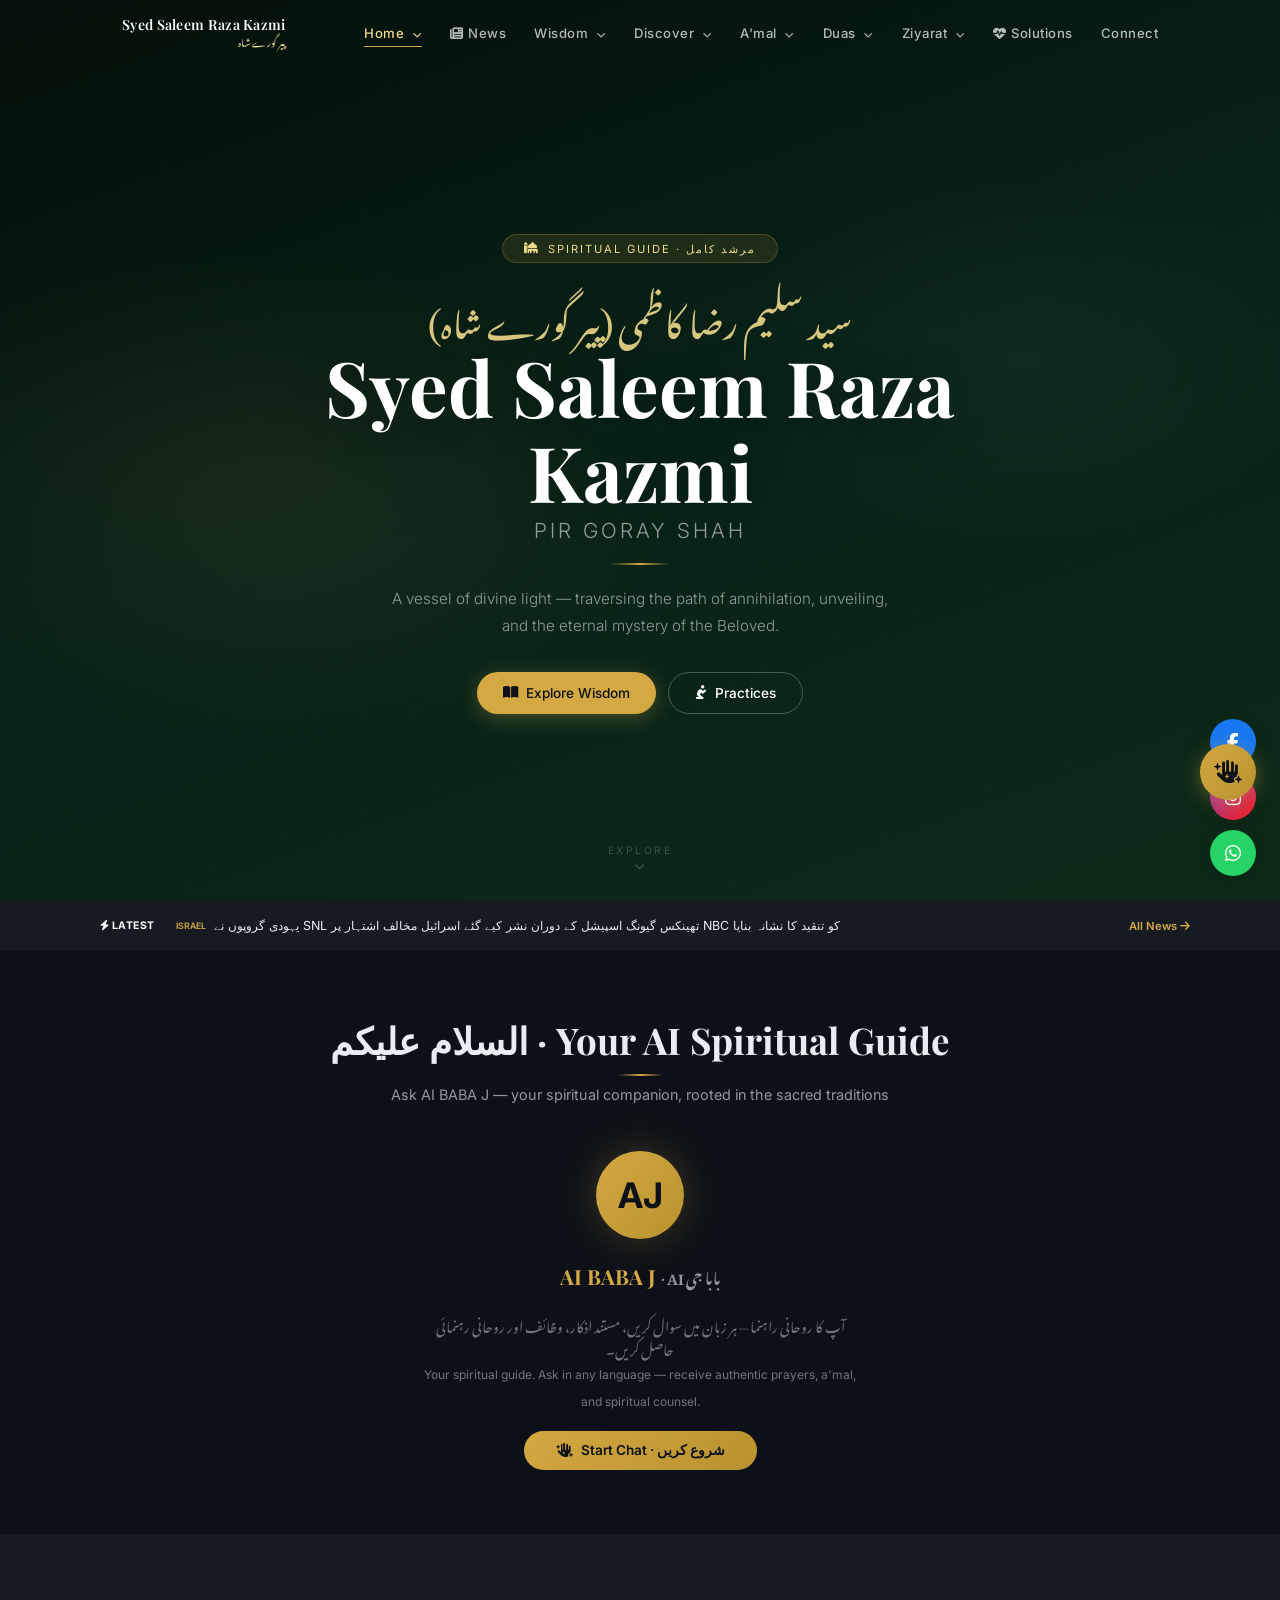
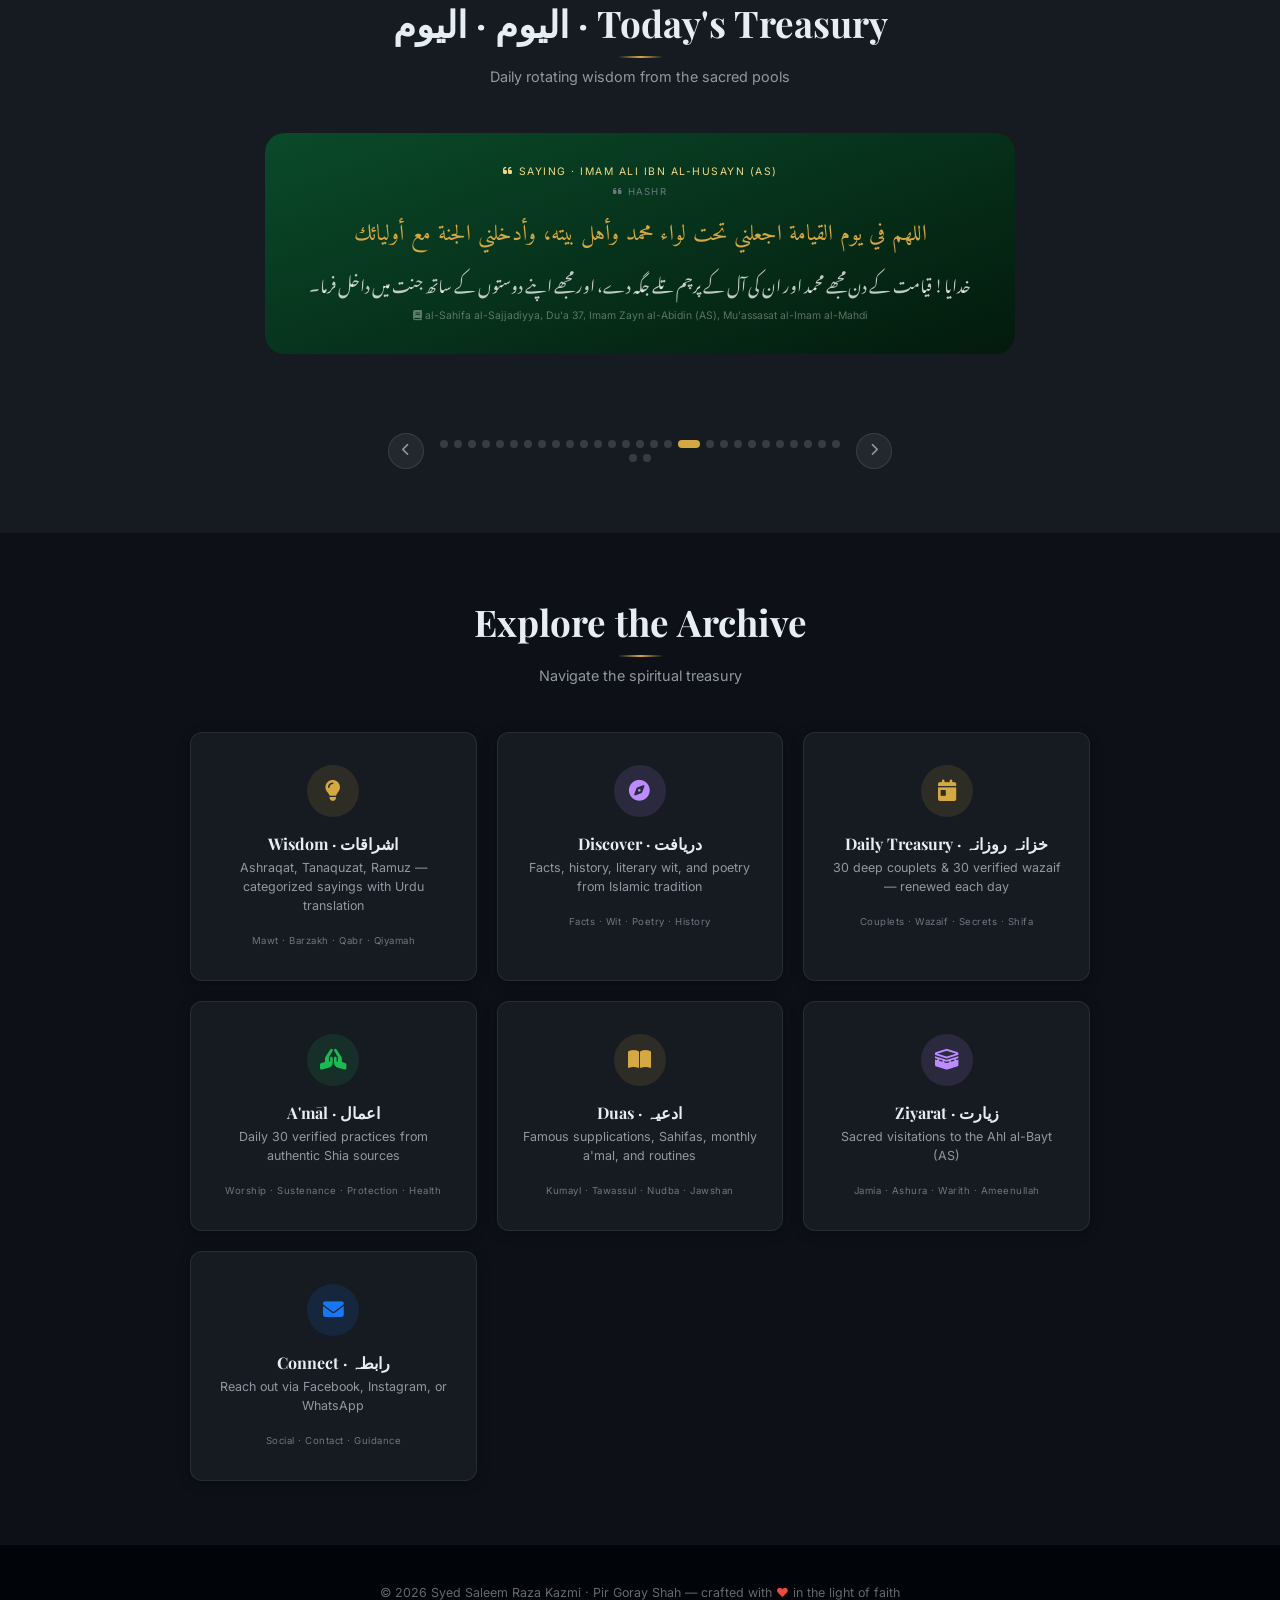
<file: index.html>
<!DOCTYPE html>
<html lang="en" dir="ltr">
<head>
  <!-- Google tag (gtag.js) -->
<script async src="https://www.googletagmanager.com/gtag/js?id=G-EB6K1V6L5J"></script>
<script>
  window.dataLayer = window.dataLayer || [];
  function gtag(){dataLayer.push(arguments);}
  gtag('js', new Date());

  gtag('config', 'G-EB6K1V6L5J');
</script>
  <meta charset="UTF-8">
  <meta name="viewport" content="width=device-width, initial-scale=1.0">
  <title>Syed Saleem Raza Kazmi – Pir Goray Shah</title>
  <link href="https://fonts.googleapis.com/css2?family=Playfair+Display:wght@400;600;700&family=Inter:wght@300;400;500;600&family=Noto+Nastaliq+Urdu:wght@400;600;700&family=Amiri:wght@400;700&display=swap" rel="stylesheet">
  <link rel="stylesheet" href="https://cdnjs.cloudflare.com/ajax/libs/font-awesome/6.5.1/css/all.min.css">
  <link rel="stylesheet" href="style.css">
</head>
<body>

  <nav id="navbar">
    <div class="nav-inner">
      <a href="index.html" class="nav-logo">Syed Saleem Raza Kazmi<span class="sub">پیر گورے شاہ</span></a>
      <button class="nav-toggle" id="navToggle" aria-label="Menu"><i class="fas fa-bars"></i></button>
      <ul class="nav-links" id="navLinks">
        <li class="dropdown">
          <a href="index.html">Home <i class="fas fa-chevron-down" style="font-size:0.55rem;margin-left:4px;"></i></a>
          <ul class="dropdown-menu">
            <li><a href="index.html#carousel"><i class="fas fa-sliders-h"></i> Daily Carousel</a></li>
            <li><a href="index.html#explore"><i class="fas fa-compass"></i> Explore</a></li>
          </ul>
        </li>
        <li><a href="news.html"><i class="fas fa-newspaper"></i> News</a></li>
        <li class="dropdown">
          <a href="wisdom.html">Wisdom <i class="fas fa-chevron-down" style="font-size:0.55rem;margin-left:4px;"></i></a>
          <ul class="dropdown-menu">
            <li><a href="wisdom.html"><i class="fas fa-quote-left"></i> Sayings</a></li>
            <li><a href="wisdom.html?tab=poetry"><i class="fas fa-feather"></i> Poetry</a></li>
            <li><a href="wisdom.html?tab=fun"><i class="fas fa-smile"></i> Fun Facts</a></li>
          </ul>
        </li>
        <li class="dropdown">
          <a href="discover.html">Discover <i class="fas fa-chevron-down" style="font-size:0.55rem;margin-left:4px;"></i></a>
          <ul class="dropdown-menu">
            <li><a href="discover.html"><i class="fas fa-atom"></i> Facts</a></li>
            <li><a href="discover.html?tab=wit"><i class="fas fa-theater-masks"></i> Wit</a></li>
            <li><a href="discover.html?tab=poetry"><i class="fas fa-feather-alt"></i> Poetry</a></li>
            <li><a href="ahelbait.html"><i class="fas fa-star"></i> Ahl al-Bayt Poetry</a></li>
          </ul>
        </li>
        <li class="dropdown">
          <a href="amal.html">A'mal <i class="fas fa-chevron-down" style="font-size:0.55rem;margin-left:4px;"></i></a>
          <ul class="dropdown-menu">
            <li><a href="amal.html"><i class="fas fa-hands-praying"></i> Daily A'mal</a></li>
            <li><a href="amal.html?cat=Worship"><i class="fas fa-mosque"></i> Worship</a></li>
            <li><a href="amal.html?cat=Sustenance"><i class="fas fa-bread-slice"></i> Sustenance</a></li>
            <li><a href="amal.html?cat=Protection"><i class="fas fa-shield-halved"></i> Protection</a></li>
            <li><a href="amal.html?cat=Health"><i class="fas fa-heart-pulse"></i> Health</a></li>
            <li><a href="amal.html?cat=Hereafter"><i class="fas fa-mosque"></i> Hereafter</a></li>
          </ul>
        </li>
        <li class="dropdown">
          <a href="duas.html">Duas <i class="fas fa-chevron-down" style="font-size:0.55rem;margin-left:4px;"></i></a>
          <ul class="dropdown-menu">
            <li><a href="duas.html"><i class="fas fa-book"></i> All Duas</a></li>
            <li><a href="duas.html?cat=Supplication"><i class="fas fa-hand-sparkles"></i> Supplications</a></li>
            <li><a href="duas.html?cat=Worship"><i class="fas fa-mosque"></i> Worship</a></li>
            <li><a href="duas.html?cat=Sahifa"><i class="fas fa-book"></i> Sahifas</a></li>
            <li><a href="duas.html?cat=Monthly"><i class="fas fa-calendar"></i> Monthly</a></li>
            <li><a href="https://www.duas.org/dua-kumayl.html" target="_blank"><i class="fas fa-hand-sparkles"></i> Dua Kumayl</a></li>
            <li><a href="https://www.duas.org/dua-nudba.html" target="_blank"><i class="fas fa-moon"></i> Dua Nudba</a></li>
            <li><a href="https://www.duas.org/dua-sections.html" target="_blank"><i class="fas fa-sitemap"></i> All Sections</a></li>
          </ul>
        </li>
        <li class="dropdown">
          <a href="ziyarat.html">Ziyarat <i class="fas fa-chevron-down" style="font-size:0.55rem;margin-left:4px;"></i></a>
          <ul class="dropdown-menu">
            <li><a href="ziyarat.html"><i class="fas fa-list"></i> All Ziyarat</a></li>
            <li><a href="duas.html?cat=Ziyarat"><i class="fas fa-building"></i> Browse Ziyarat</a></li>
            <li><a href="duas.html?cat=Sahifa"><i class="fas fa-book"></i> Sahifas</a></li>
            <li><a href="https://www.duas.org/ziyarat-jamia-kabira.html" target="_blank"><i class="fas fa-building"></i> Jamia Kabira</a></li>
            <li><a href="https://www.duas.org/mobile/ziyarat-imam-hussain-ashura.html" target="_blank"><i class="fas fa-cross"></i> Ashura</a></li>
            <li><a href="https://www.duas.org/ziyarat.html" target="_blank"><i class="fas fa-list"></i> Full list</a></li>
          </ul>
        </li>
        <li><a href="problems.html"><i class="fas fa-heart-pulse"></i> Solutions</a></li>
        <li><a href="contact.html">Connect</a></li>
      </ul>
    </div>
  </nav>

  <header class="hero" id="home">
    <div class="hero-pattern"></div>
    <div class="hero-content">
      <div class="hero-badge"><i class="fas fa-mosque"></i> Spiritual Guide · مرشد کامل</div>
      <p class="h-arabic">سید سلیم رضا کاظمی (پیر گورے شاہ)</p>
      <h1>Syed Saleem Raza Kazmi</h1>
      <p class="h-sub">Pir Goray Shah</p>
      <div class="divider"></div>
      <p class="h-desc">
        A vessel of divine light — traversing the path of annihilation, unveiling, and the eternal mystery of the Beloved.
      </p>
      <div class="hero-actions">
        <a href="wisdom.html" class="btn btn-gold"><i class="fas fa-book-open"></i> Explore Wisdom</a>
        <a href="amal.html" class="btn btn-outline"><i class="fas fa-pray"></i> Practices</a>
      </div>
    </div>
    <div class="scroll-ind">
      <span>Explore</span>
      <i class="fas fa-chevron-down"></i>
    </div>
  </header>

  <section class="section" style="background: var(--card-bg); padding: 1rem 0;" id="news-highlight">
    <div class="section-inner">
      <div style="display:flex;align-items:center;gap:0.75rem;flex-wrap:wrap;">
        <span style="background:var(--accent);color:#fff;font-size:0.65rem;font-weight:700;padding:0.2rem 0.6rem;border-radius:4px;text-transform:uppercase;letter-spacing:0.5px;"><i class="fas fa-bolt"></i> LATEST</span>
        <div style="flex:1;min-width:0;" id="newsTicker">
          <span style="font-size:0.78rem;color:var(--text-muted);"><i class="fas fa-spinner fa-pulse"></i> Loading headlines...</span>
        </div>
        <a href="news.html" style="font-size:0.7rem;color:var(--gold);white-space:nowrap;text-decoration:none;font-weight:600;">All News <i class="fas fa-arrow-right"></i></a>
      </div>
    </div>
  </section>

  <section class="section" style="background: var(--cream); position:relative; overflow:hidden;" id="aibaba">
    <div class="section-inner">
      <div class="section-title">
        <h2>السلام علیکم · Your AI Spiritual Guide</h2>
        <div class="divider"></div>
        <p>Ask AI BABA J — your spiritual companion, rooted in the sacred traditions</p>
      </div>
      <div style="display:flex;flex-direction:column;align-items:center;gap:1.2rem;text-align:center;max-width:520px;margin:1rem auto 0;">
        <div style="width:88px;height:88px;border-radius:50%;background:linear-gradient(135deg,var(--gold),#b8922e);display:flex;align-items:center;justify-content:center;font-size:2.2rem;font-weight:700;color:#0d1117;box-shadow:0 0 40px rgba(212,168,67,0.25);">
          AJ
        </div>
        <h3 style="font-family:'Playfair Display',serif;color:var(--gold);font-size:1.3rem;margin:0;">AI BABA J <span style="font-family:'Noto Nastaliq Urdu',serif;font-size:0.9rem;color:var(--text-light);">· AI بابا جی</span></h3>
        <p style="color:var(--text-muted);font-size:0.85rem;line-height:1.7;font-family:'Noto Nastaliq Urdu','Inter',sans-serif;max-width:440px;">
          آپ کا روحانی راہنما — ہر زبان میں سوال کریں، مستند اذکار، وظائف اور روحانی رہنمائی حاصل کریں۔<br>
          <span style="font-family:'Inter',sans-serif;font-size:0.75rem;">Your spiritual guide. Ask in any language — receive authentic prayers, a'mal, and spiritual counsel.</span>
        </p>
        <button onclick="document.getElementById('aiChatBtn') && document.getElementById('aiChatBtn').click();" style="padding:0.7rem 2rem;border-radius:50px;border:none;background:linear-gradient(135deg,var(--gold),#b8922e);color:#0d1117;font-size:0.85rem;font-weight:600;cursor:pointer;display:inline-flex;align-items:center;gap:8px;transition:all 0.3s;font-family:'Inter',sans-serif;">
          <i class="fas fa-hand-sparkles"></i> Start Chat · شروع کریں
        </button>
      </div>
    </div>
  </section>

  <section class="section" style="background: var(--card-bg);" id="carousel">
    <div class="section-inner">
      <div class="section-title">
        <h2>الیوم · اليوم · Today's Treasury</h2>
        <div class="divider"></div>
        <p>Daily rotating wisdom from the sacred pools</p>
      </div>
      <div class="carousel-container">
        <div class="carousel-track" id="carouselTrack"></div>
        <div class="carousel-controls">
          <button class="carousel-btn" id="carouselPrev"><i class="fas fa-chevron-left"></i></button>
          <div class="carousel-dots" id="carouselDots"></div>
          <button class="carousel-btn" id="carouselNext"><i class="fas fa-chevron-right"></i></button>
        </div>
      </div>
    </div>
  </section>

  <section class="section" style="background: var(--cream);" id="explore">
    <div class="section-inner">
      <div class="section-title">
        <h2>Explore the Archive</h2>
        <div class="divider"></div>
        <p>Navigate the spiritual treasury</p>
      </div>
      <div class="explore-grid">
        <a href="wisdom.html" class="explore-card">
          <div class="explore-icon" style="background:rgba(212,168,67,0.12);"><i class="fas fa-lightbulb" style="color:var(--gold);"></i></div>
          <h4>Wisdom · اشراقات</h4>
          <p>Ashraqat, Tanaquzat, Ramuz — categorized sayings with Urdu translation</p>
          <span class="explore-tags">Mawt · Barzakh · Qabr · Qiyamah</span>
        </a>
        <a href="discover.html" class="explore-card">
          <div class="explore-icon" style="background:rgba(188,140,255,0.12);"><i class="fas fa-compass" style="color:var(--tanaquz);"></i></div>
          <h4>Discover · دریافت</h4>
          <p>Facts, history, literary wit, and poetry from Islamic tradition</p>
          <span class="explore-tags">Facts · Wit · Poetry · History</span>
        </a>
        <a href="daily.html" class="explore-card">
          <div class="explore-icon" style="background:rgba(212,168,67,0.12);"><i class="fas fa-calendar-day" style="color:var(--gold);"></i></div>
          <h4>Daily Treasury · خزانہ روزانہ</h4>
          <p>30 deep couplets & 30 verified wazaif — renewed each day</p>
          <span class="explore-tags">Couplets · Wazaif · Secrets · Shifa</span>
        </a>
        <a href="amal.html" class="explore-card">
          <div class="explore-icon" style="background:rgba(29,185,84,0.12);"><i class="fas fa-hands-praying" style="color:var(--primary);"></i></div>
          <h4>A'māl · اعمال</h4>
          <p>Daily 30 verified practices from authentic Shia sources</p>
          <span class="explore-tags">Worship · Sustenance · Protection · Health</span>
        </a>
        <a href="duas.html" class="explore-card">
          <div class="explore-icon" style="background:rgba(212,168,67,0.12);"><i class="fas fa-book-open" style="color:var(--gold);"></i></div>
          <h4>Duas · ادعیہ</h4>
          <p>Famous supplications, Sahifas, monthly a'mal, and routines</p>
          <span class="explore-tags">Kumayl · Tawassul · Nudba · Jawshan</span>
        </a>
        <a href="ziyarat.html" class="explore-card">
          <div class="explore-icon" style="background:rgba(188,140,255,0.12);"><i class="fas fa-kaaba" style="color:var(--tanaquz);"></i></div>
          <h4>Ziyarat · زیارت</h4>
          <p>Sacred visitations to the Ahl al-Bayt (AS)</p>
          <span class="explore-tags">Jamia · Ashura · Warith · Ameenullah</span>
        </a>
        <a href="contact.html" class="explore-card">
          <div class="explore-icon" style="background:rgba(24,119,242,0.12);"><i class="fas fa-envelope" style="color:#1877F2;"></i></div>
          <h4>Connect · رابطہ</h4>
          <p>Reach out via Facebook, Instagram, or WhatsApp</p>
          <span class="explore-tags">Social · Contact · Guidance</span>
        </a>
      </div>
    </div>
  </section>

  <footer>
    <p>&copy; <span id="year"></span> Syed Saleem Raza Kazmi · Pir Goray Shah &mdash; crafted with <span class="heart">&hearts;</span> in the light of faith</p>
  </footer>

  <div class="floating">
    <a href="https://www.facebook.com/syed.saleem.raza.kazmi.2025" target="_blank" rel="noopener" class="f-fb" title="Facebook"><i class="fab fa-facebook-f"></i></a>
    <a href="https://www.instagram.com/ishq_e_ali_as" target="_blank" rel="noopener" class="f-ig" title="Instagram"><i class="fab fa-instagram"></i></a>
    <a href="https://wa.me/923244787885" target="_blank" rel="noopener" class="f-wa" title="WhatsApp"><i class="fab fa-whatsapp"></i></a>
  </div>

  <script src="app.js"></script>
  <script src="chat.js"></script>
  <script>
    (function() {
      var CAROUSEL = [];
      var currentSlide = 0;
      var autoTimer = null;
      var INTERVAL = 6000;

      function loadAll() {
        var xhr = new XMLHttpRequest();
        xhr.open('GET', 'database.json?_=' + Date.now(), true);
        xhr.onload = function() {
          try {
            var data = JSON.parse(xhr.responseText);
            var items = data && data.items ? data.items : [];
            var taken = items.slice(0, 30);

            taken.forEach(function(item) {
              var lines = item.original_text ? item.original_text.split('\n') : [];
              var typeMap = {
                'saying': { icon: 'fa-quote-left', label: 'Saying' },
                'poetry': { icon: 'fa-feather', label: 'Poetry' },
                'fact': { icon: 'fa-lightbulb', label: 'Fact' },
                'wit': { icon: 'fa-grin-wink', label: 'Wit' },
              };
              var info = typeMap[item.subtype] || { icon: 'fa-star', label: 'Wisdom' };
              CAROUSEL.push({
                type: item.subtype === 'poetry' ? 'poetry' : 'saying',
                icon: info.icon,
                cat: item.topic_category || '',
                source: item.author || '',
                arabic: item.subtype === 'poetry' ? (lines[0] || '') + ' // ' + (lines[1] || '') : item.original_text,
                urdu: item.urdu_translation || '',
                ref: item.source || ''
              });
            });
          } catch(e) {}
          initCarousel();
        };
        xhr.onerror = initCarousel;
        xhr.send();
      }

      function initCarousel() {
        if (!CAROUSEL.length) return;

        var track = document.getElementById('carouselTrack');
        var dots = document.getElementById('carouselDots');

        function renderSlide(idx) {
          var item = CAROUSEL[idx];
          var isRtl = item.type !== 'poetry';

          var bgGrads = {
            saying: 'linear-gradient(160deg, #0a4a2a, #031a0c)',
            poetry: 'linear-gradient(160deg, #2d1b4e, #1a0f2e)',
            amal: 'linear-gradient(160deg, #1a3a2a, #0d1f15)',
            dua: 'linear-gradient(160deg, #1a2a4e, #0d1530)'
          };
          var typeLabels = {
            saying: '<i class="fas fa-quote-left"></i> Saying · ' + item.source,
            poetry: '<i class="fas fa-feather"></i> Poetry · ' + item.source,
            amal: '<i class="fas fa-hands-praying"></i> ' + item.source,
            dua: '<i class="fas fa-hand-sparkles"></i> ' + item.source
          };

          // Seed shuffle for daily variety
          var seed = Math.floor(Date.now() / (INTERVAL * 2));
          var dayIdx = (idx + seed) % CAROUSEL.length;

          track.innerHTML =
            '<div class="carousel-slide" style="background: ' + bgGrads[item.type] + ';">' +
              '<div class="carousel-badge">' + typeLabels[item.type] + '</div>' +
              '<div class="carousel-cat"><i class="fas ' + item.icon + '"></i> ' + item.cat + '</div>' +
              (item.arabic ? '<div class="carousel-arabic">' + item.arabic + '</div>' : '') +
              '<div class="carousel-urdu" style="' + (isRtl ? 'direction:rtl;' : '') + '">' + item.urdu.replace(/\n/g, '<br>') + '</div>' +
              (item.ref ? '<div class="carousel-ref"><i class="fas fa-book"></i> ' + item.ref + '</div>' : '') +
            '</div>';
        }

        function updateDots(active) {
          dots.innerHTML = '';
          for (var i = 0; i < CAROUSEL.length; i++) {
            var dot = document.createElement('button');
            dot.className = 'carousel-dot' + (i === active ? ' active' : '');
            dot.dataset.idx = i;
            dot.addEventListener('click', function() { go(parseInt(this.dataset.idx)); });
            dots.appendChild(dot);
          }
        }

        function go(idx) {
          currentSlide = idx;
          renderSlide(currentSlide);
          updateDots(currentSlide);
          resetTimer();
        }

        function next() { go((currentSlide + 1) % CAROUSEL.length); }
        function prev() { go((currentSlide - 1 + CAROUSEL.length) % CAROUSEL.length); }

        function resetTimer() {
          if (autoTimer) clearInterval(autoTimer);
          autoTimer = setInterval(next, INTERVAL);
        }

        // Seed to start at a different position each session
        var seed = Math.floor(Date.now() / (INTERVAL * 3));
        currentSlide = seed % CAROUSEL.length;

        renderSlide(currentSlide);
        updateDots(currentSlide);

        document.getElementById('carouselNext').addEventListener('click', next);
        document.getElementById('carouselPrev').addEventListener('click', prev);

        resetTimer();
      }

      loadAll();

      // News ticker
      fetch('news.json?_=' + Date.now()).then(function(r){return r.json()}).then(function(d){
        var items = (d.world || []).slice(0,5);
        if (items.length) {
          var ticker = document.getElementById('newsTicker');
          var idx = 0;
          function showTick() {
            var it = items[idx % items.length];
            ticker.innerHTML = '<a href="news.html" style="font-size:0.78rem;color:var(--text);text-decoration:none;display:flex;align-items:center;gap:0.5rem;"><span style="font-size:0.55rem;text-transform:uppercase;color:var(--gold);font-weight:600;white-space:nowrap;">' + it.country + '</span><span style="overflow:hidden;text-overflow:ellipsis;white-space:nowrap;">' + (it.title_ur || it.title) + '</span></a>';
            idx = (idx + 1) % items.length;
          }
          showTick();
          setInterval(showTick, 7000);
        }
      }).catch(function(){});
    })();
  </script>
</body>
</html>
</file>
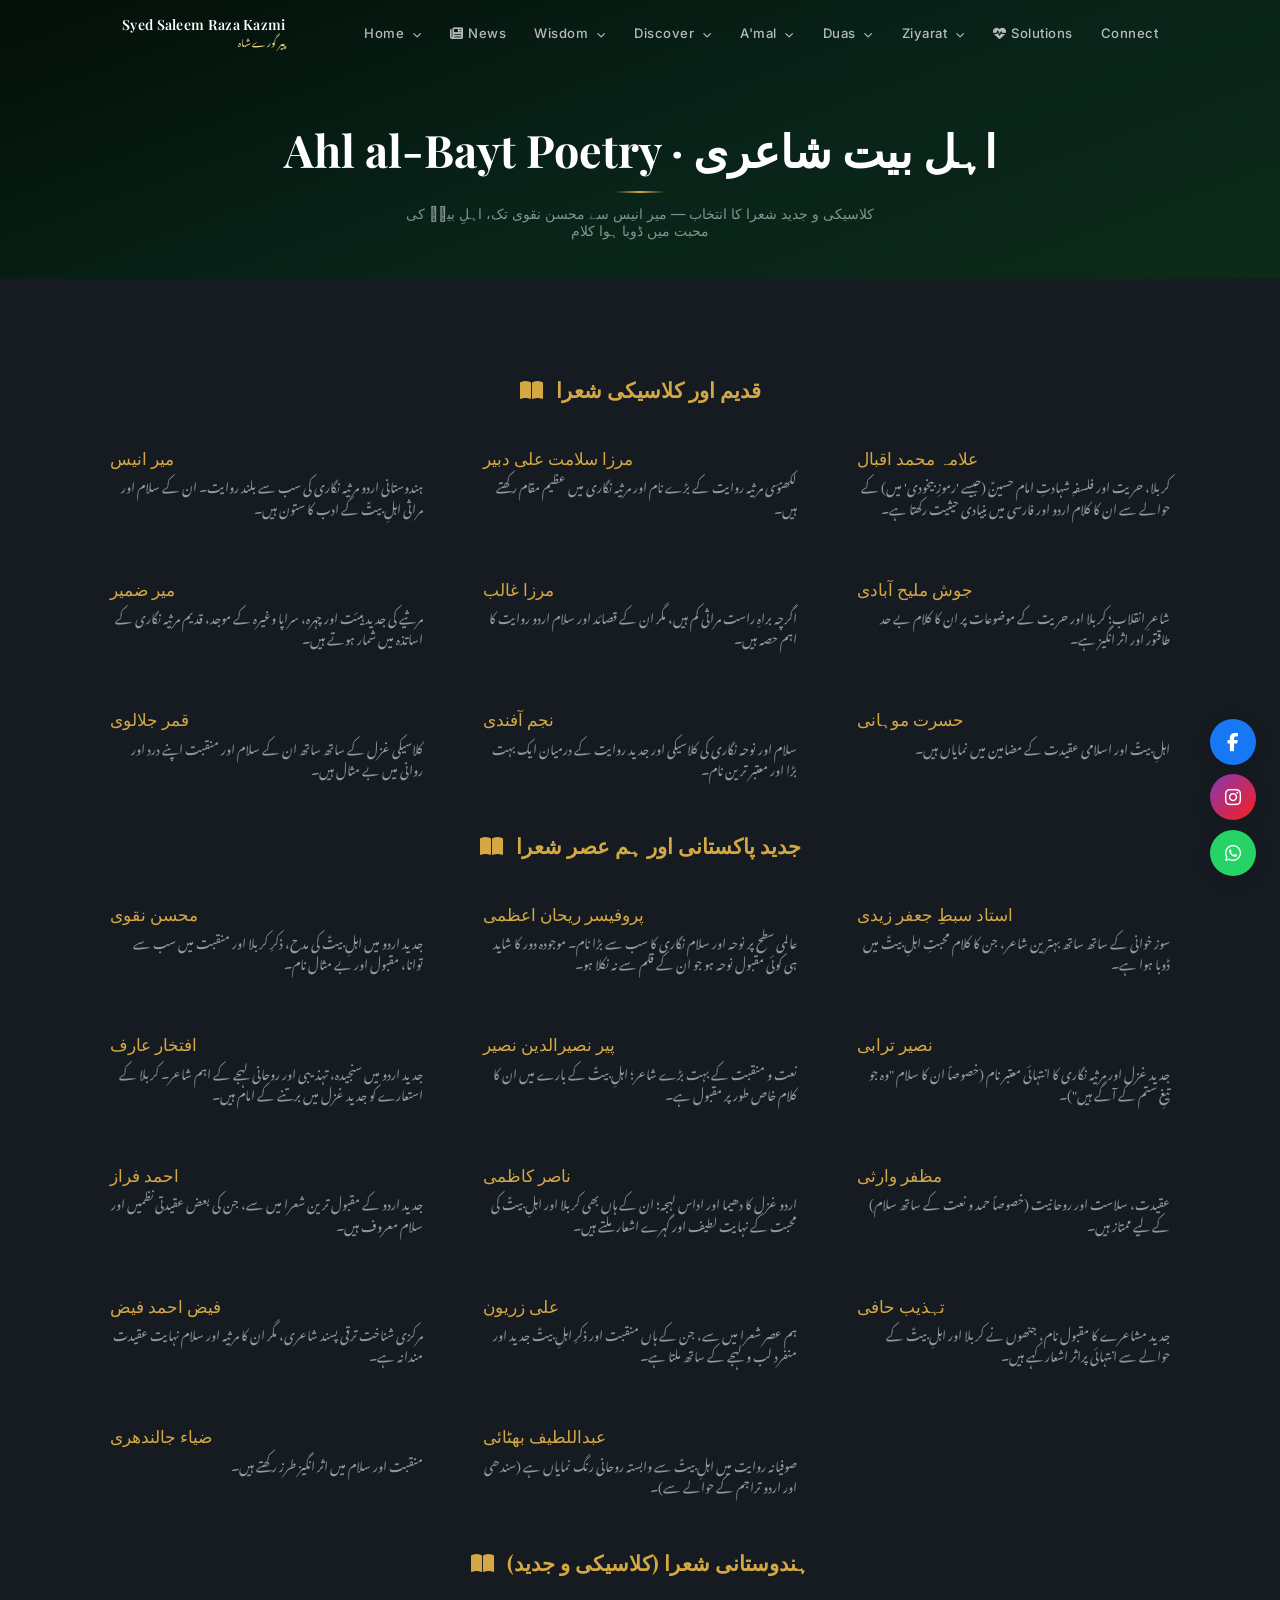
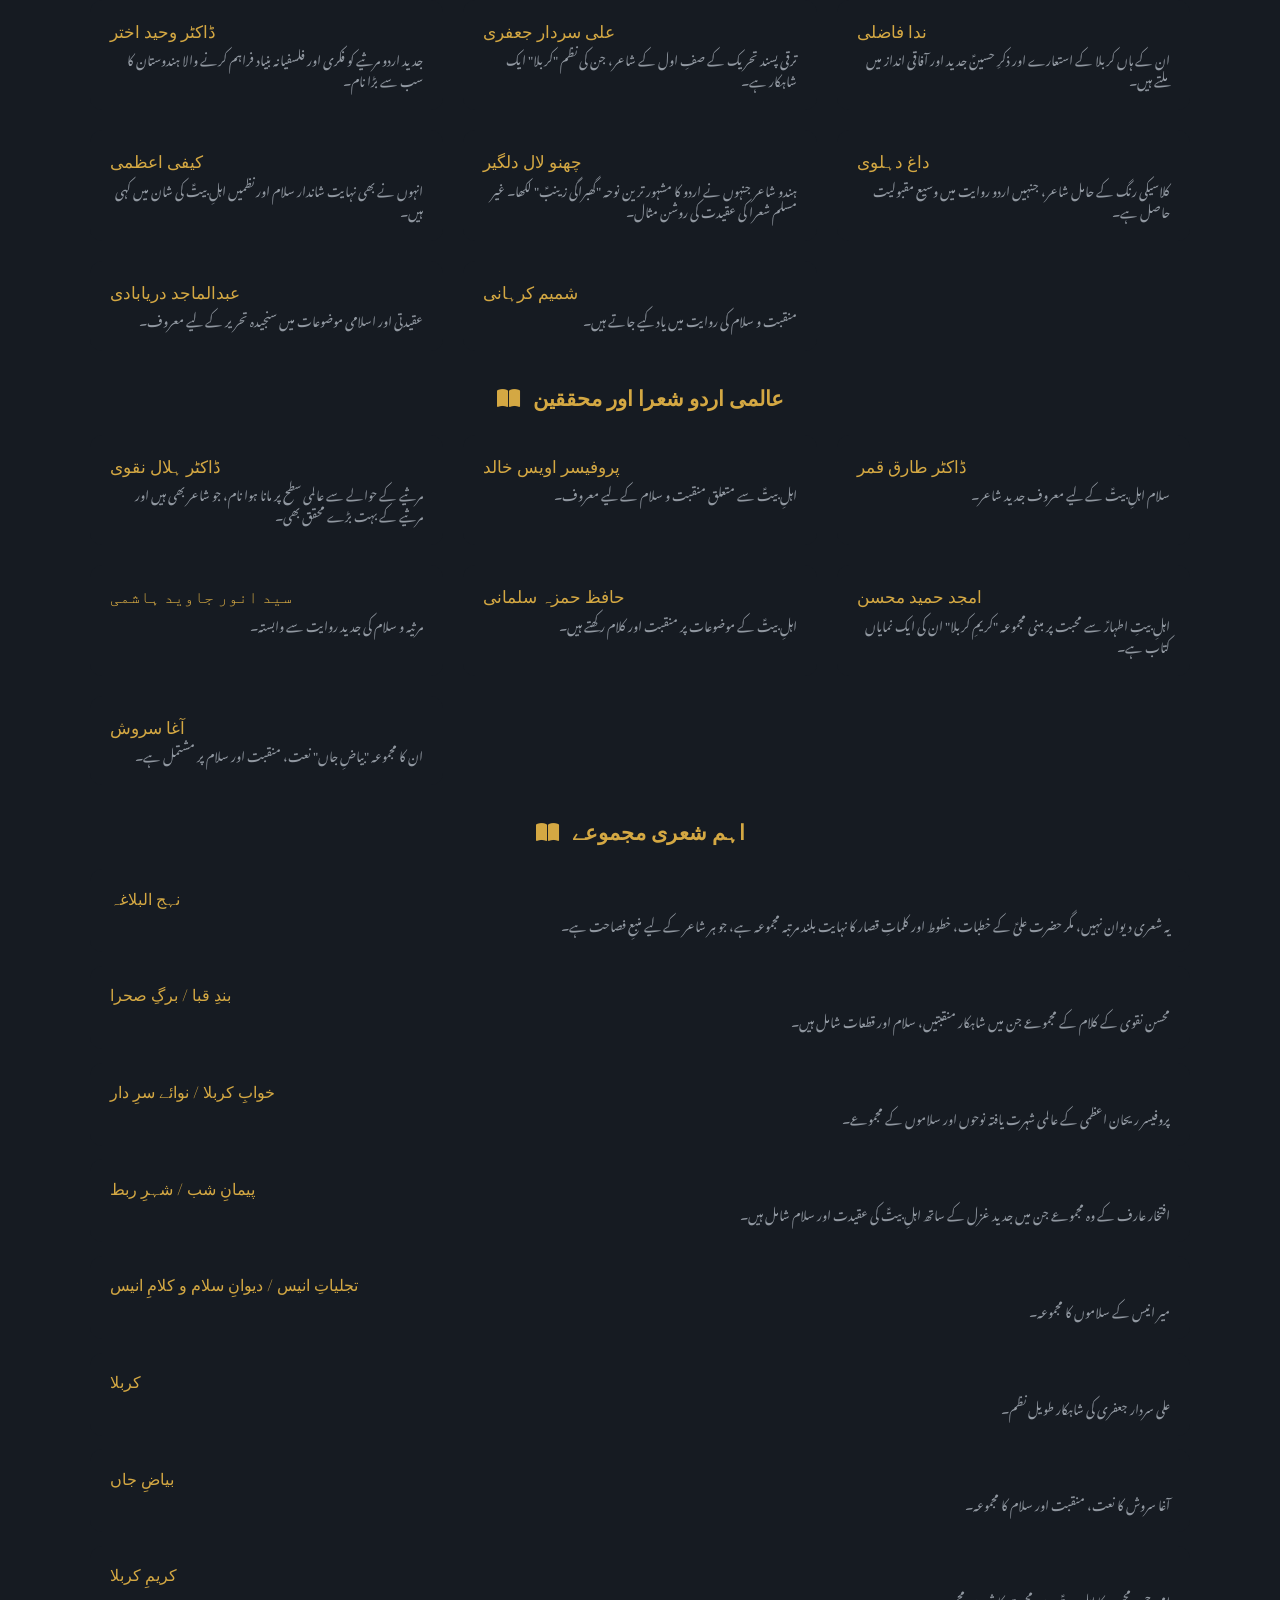
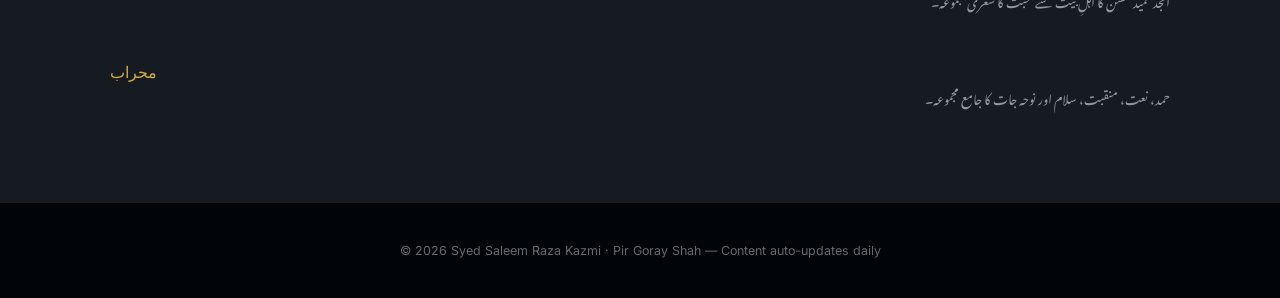
<file: ahelbait.html>
<!DOCTYPE html>
<html lang="en" dir="ltr">
<head>
  <!-- Google tag (gtag.js) -->
<script async src="https://www.googletagmanager.com/gtag/js?id=G-EB6K1V6L5J"></script>
<script>
  window.dataLayer = window.dataLayer || [];
  function gtag(){dataLayer.push(arguments);}
  gtag('js', new Date());

  gtag('config', 'G-EB6K1V6L5J');
</script>
  <meta charset="UTF-8">
  <meta name="viewport" content="width=device-width, initial-scale=1.0">
  <title>Ahl al-Bayt Poetry – Syed Saleem Raza Kazmi</title>
  <link href="https://fonts.googleapis.com/css2?family=Playfair+Display:wght@400;600;700&family=Inter:wght@300;400;500;600&family=Noto+Nastaliq+Urdu:wght@400;600;700&family=Amiri:wght@400;700&display=swap" rel="stylesheet">
  <link rel="stylesheet" href="https://cdnjs.cloudflare.com/ajax/libs/font-awesome/6.5.1/css/all.min.css">
  <link rel="stylesheet" href="style.css">
  <style>
    .poet-grid {
      display: grid;
      grid-template-columns: repeat(auto-fill, minmax(320px, 1fr));
      gap: 1.25rem;
    }
    .poet-card {
      background: var(--card-bg);
      border: 1px solid var(--border);
      border-radius: 12px;
      padding: 1.25rem;
      transition: border-color 0.3s;
    }
    .poet-card:hover {
      border-color: var(--gold);
    }
    .poet-name {
      font-family: 'Playfair Display', serif;
      font-size: 1.05rem;
      color: var(--gold);
      margin-bottom: 0.4rem;
    }
    .poet-desc {
      font-size: 0.8rem;
      color: var(--text-light);
      line-height: 1.65;
      font-family: 'Noto Nastaliq Urdu', serif;
      direction: rtl;
    }
    .section-title {
      font-family: 'Playfair Display', serif;
      font-size: 1.3rem;
      color: var(--gold);
      margin-top: 2rem;
      margin-bottom: 1rem;
      padding-bottom: 0.5rem;
      border-bottom: 1px solid var(--border);
    }
    .section-title i {
      margin-right: 0.5rem;
      color: var(--accent);
    }
    .collection-card {
      background: var(--card-bg);
      border: 1px solid var(--border);
      border-radius: 12px;
      padding: 1.15rem 1.25rem;
      margin-bottom: 0.85rem;
    }
    .collection-card:hover {
      border-color: var(--gold);
    }
    .collection-name {
      font-family: 'Playfair Display', serif;
      font-size: 1rem;
      color: var(--gold);
      margin-bottom: 0.3rem;
    }
    .collection-desc {
      font-size: 0.8rem;
      color: var(--text-light);
      line-height: 1.6;
      font-family: 'Noto Nastaliq Urdu', serif;
      direction: rtl;
    }
    @media (max-width: 600px) {
      .poet-grid {
        grid-template-columns: 1fr;
      }
    }
  </style>
</head>
<body>

  <nav id="navbar">
    <div class="nav-inner">
      <a href="index.html" class="nav-logo">Syed Saleem Raza Kazmi<span class="sub">پیر گورے شاہ</span></a>
      <button class="nav-toggle" id="navToggle" aria-label="Menu"><i class="fas fa-bars"></i></button>
      <ul class="nav-links" id="navLinks">
        <li class="dropdown">
          <a href="index.html">Home <i class="fas fa-chevron-down" style="font-size:0.55rem;margin-left:4px;"></i></a>
          <ul class="dropdown-menu">
            <li><a href="index.html#carousel"><i class="fas fa-sliders-h"></i> Daily Carousel</a></li>
            <li><a href="index.html#explore"><i class="fas fa-compass"></i> Explore</a></li>
          </ul>
        </li>
        <li><a href="news.html"><i class="fas fa-newspaper"></i> News</a></li>
        <li class="dropdown">
          <a href="wisdom.html">Wisdom <i class="fas fa-chevron-down" style="font-size:0.55rem;margin-left:4px;"></i></a>
          <ul class="dropdown-menu">
            <li><a href="wisdom.html"><i class="fas fa-quote-left"></i> Sayings</a></li>
            <li><a href="wisdom.html?tab=poetry"><i class="fas fa-feather"></i> Poetry</a></li>
            <li><a href="wisdom.html?tab=fun"><i class="fas fa-smile"></i> Fun Facts</a></li>
          </ul>
        </li>
        <li class="dropdown">
          <a href="discover.html">Discover <i class="fas fa-chevron-down" style="font-size:0.55rem;margin-left:4px;"></i></a>
          <ul class="dropdown-menu">
            <li><a href="discover.html"><i class="fas fa-atom"></i> Facts</a></li>
            <li><a href="discover.html?tab=wit"><i class="fas fa-theater-masks"></i> Wit</a></li>
            <li><a href="discover.html?tab=poetry"><i class="fas fa-feather-alt"></i> Poetry</a></li>
            <li><a href="ahelbait.html"><i class="fas fa-star"></i> Ahl al-Bayt Poetry</a></li>
          </ul>
        </li>
        <li class="dropdown">
          <a href="amal.html">A'mal <i class="fas fa-chevron-down" style="font-size:0.55rem;margin-left:4px;"></i></a>
          <ul class="dropdown-menu">
            <li><a href="amal.html"><i class="fas fa-hands-praying"></i> Daily A'mal</a></li>
            <li><a href="amal.html?cat=Worship"><i class="fas fa-mosque"></i> Worship</a></li>
            <li><a href="amal.html?cat=Sustenance"><i class="fas fa-bread-slice"></i> Sustenance</a></li>
            <li><a href="amal.html?cat=Protection"><i class="fas fa-shield-halved"></i> Protection</a></li>
            <li><a href="amal.html?cat=Health"><i class="fas fa-heart-pulse"></i> Health</a></li>
            <li><a href="amal.html?cat=Hereafter"><i class="fas fa-mosque"></i> Hereafter</a></li>
          </ul>
        </li>
        <li class="dropdown">
          <a href="duas.html">Duas <i class="fas fa-chevron-down" style="font-size:0.55rem;margin-left:4px;"></i></a>
          <ul class="dropdown-menu">
            <li><a href="duas.html"><i class="fas fa-book"></i> All Duas</a></li>
            <li><a href="duas.html?cat=Supplication"><i class="fas fa-hand-sparkles"></i> Supplications</a></li>
            <li><a href="duas.html?cat=Worship"><i class="fas fa-mosque"></i> Worship</a></li>
            <li><a href="duas.html?cat=Sahifa"><i class="fas fa-book"></i> Sahifas</a></li>
            <li><a href="duas.html?cat=Monthly"><i class="fas fa-calendar"></i> Monthly</a></li>
            <li><a href="https://www.duas.org/dua-kumayl.html" target="_blank"><i class="fas fa-hand-sparkles"></i> Dua Kumayl</a></li>
            <li><a href="https://www.duas.org/dua-nudba.html" target="_blank"><i class="fas fa-moon"></i> Dua Nudba</a></li>
            <li><a href="https://www.duas.org/dua-sections.html" target="_blank"><i class="fas fa-sitemap"></i> All Sections</a></li>
          </ul>
        </li>
        <li class="dropdown">
          <a href="ziyarat.html">Ziyarat <i class="fas fa-chevron-down" style="font-size:0.55rem;margin-left:4px;"></i></a>
          <ul class="dropdown-menu">
            <li><a href="ziyarat.html"><i class="fas fa-list"></i> All Ziyarat</a></li>
            <li><a href="duas.html?cat=Ziyarat"><i class="fas fa-building"></i> Browse Ziyarat</a></li>
            <li><a href="duas.html?cat=Sahifa"><i class="fas fa-book"></i> Sahifas</a></li>
            <li><a href="https://www.duas.org/ziyarat-jamia-kabira.html" target="_blank"><i class="fas fa-building"></i> Jamia Kabira</a></li>
            <li><a href="https://www.duas.org/mobile/ziyarat-imam-hussain-ashura.html" target="_blank"><i class="fas fa-cross"></i> Ashura</a></li>
            <li><a href="https://www.duas.org/ziyarat.html" target="_blank"><i class="fas fa-list"></i> Full list</a></li>
          </ul>
        </li>
        <li><a href="problems.html"><i class="fas fa-heart-pulse"></i> Solutions</a></li>
        <li><a href="contact.html">Connect</a></li>
      </ul>
    </div>
  </nav>

  <div class="page-header">
    <h1>Ahl al-Bayt Poetry · اہل بیت شاعری</h1>
    <div class="divider"></div>
    <p>کلاسیکی و جدید شعرا کا انتخاب — میر انیس سے محسن نقوی تک، اہلِ بیتؑ کی محبت میں ڈوبا ہوا کلام</p>
  </div>

  <section class="section" style="background: var(--card-bg);">
    <div class="section-inner">

      <h2 class="section-title"><i class="fas fa-book-open"></i> قدیم اور کلاسیکی شعرا</h2>
      <div class="poet-grid">

        <div class="poet-card">
          <div class="poet-name">میر انیس</div>
          <div class="poet-desc">ہندوستانی اردو مرثیہ نگاری کی سب سے بلند روایت۔ ان کے سلام اور مراثی اہلِ بیتؑ کے ادب کا ستون ہیں۔</div>
        </div>

        <div class="poet-card">
          <div class="poet-name">مرزا سلامت علی دبیر</div>
          <div class="poet-desc">لکھنؤی مرثیہ روایت کے بڑے نام اور مرثیہ نگاری میں عظیم مقام رکھتے ہیں۔</div>
        </div>

        <div class="poet-card">
          <div class="poet-name">علامہ محمد اقبال</div>
          <div class="poet-desc">کربلا، حریت اور فلسفہِ شہادتِ امام حسینؑ (جیسے 'رموزِ بیخودی' میں) کے حوالے سے ان کا کلام اردو اور فارسی میں بنیادی حیثیت رکھتا ہے۔</div>
        </div>

        <div class="poet-card">
          <div class="poet-name">میر ضمیر</div>
          <div class="poet-desc">مرثیے کی جدید ہیئت اور چہرہ، سراپا وغیرہ کے موجد، قدیم مرثیہ نگاری کے اساتذہ میں شمار ہوتے ہیں۔</div>
        </div>

        <div class="poet-card">
          <div class="poet-name">مرزا غالب</div>
          <div class="poet-desc">اگرچہ براہِ راست مراثی کم ہیں، مگر ان کے قصائد اور سلام اردو روایت کا اہم حصہ ہیں۔</div>
        </div>

        <div class="poet-card">
          <div class="poet-name">جوش ملیح آبادی</div>
          <div class="poet-desc">شاعرِ انقلاب؛ کربلا اور حریت کے موضوعات پر ان کا کلام بے حد طاقتور اور اثر انگیز ہے۔</div>
        </div>

        <div class="poet-card">
          <div class="poet-name">قمر جلالوی</div>
          <div class="poet-desc">کلاسیکی غزل کے ساتھ ساتھ ان کے سلام اور منقبت اپنے درد اور روانی میں بے مثال ہیں۔</div>
        </div>

        <div class="poet-card">
          <div class="poet-name">نجم آفندی</div>
          <div class="poet-desc">سلام اور نوحہ نگاری کی کلاسیکی اور جدید روایت کے درمیان ایک بہت بڑا اور معتبر ترین نام۔</div>
        </div>

        <div class="poet-card">
          <div class="poet-name">حسرت موہانی</div>
          <div class="poet-desc">اہلِ بیتؑ اور اسلامی عقیدت کے مضامین میں نمایاں ہیں۔</div>
        </div>

      </div>

      <h2 class="section-title"><i class="fas fa-book-open"></i> جدید پاکستانی اور ہم عصر شعرا</h2>
      <div class="poet-grid">

        <div class="poet-card">
          <div class="poet-name">محسن نقوی</div>
          <div class="poet-desc">جدید اردو میں اہلِ بیتؑ کی مدح، ذکرِ کربلا اور منقبت میں سب سے توانا، مقبول اور بے مثال نام۔</div>
        </div>

        <div class="poet-card">
          <div class="poet-name">پروفیسر ریحان اعظمی</div>
          <div class="poet-desc">عالمی سطح پر نوحہ اور سلام نگاری کا سب سے بڑا نام۔ موجودہ دور کا شاید ہی کوئی مقبول نوحہ ہو جو ان کے قلم سے نہ نکلا ہو۔</div>
        </div>

        <div class="poet-card">
          <div class="poet-name">استاد سبطِ جعفر زیدی</div>
          <div class="poet-desc">سوز خوانی کے ساتھ ساتھ بہترین شاعر، جن کا کلام محبتِ اہلِ بیتؑ میں ڈوبا ہوا ہے۔</div>
        </div>

        <div class="poet-card">
          <div class="poet-name">افتخار عارف</div>
          <div class="poet-desc">جدید اردو میں سنجیدہ، تہذیبی اور روحانی لہجے کے اہم شاعر۔ کربلا کے استعارے کو جدید غزل میں برتنے کے امام ہیں۔</div>
        </div>

        <div class="poet-card">
          <div class="poet-name">پیر نصیرالدین نصیر</div>
          <div class="poet-desc">نعت و منقبت کے بہت بڑے شاعر؛ اہلِ بیتؑ کے بارے میں ان کا کلام خاص طور پر مقبول ہے۔</div>
        </div>

        <div class="poet-card">
          <div class="poet-name">نصیر ترابی</div>
          <div class="poet-desc">جدید غزل اور مرثیہ نگاری کا انتہائی معتبر نام (خصوصاً ان کا سلام "وہ جو تیغِ ستم کے آگے ہیں")۔</div>
        </div>

        <div class="poet-card">
          <div class="poet-name">احمد فراز</div>
          <div class="poet-desc">جدید اردو کے مقبول ترین شعرا میں سے، جن کی بعض عقیدتی نظمیں اور سلام معروف ہیں۔</div>
        </div>

        <div class="poet-card">
          <div class="poet-name">ناصر کاظمی</div>
          <div class="poet-desc">اردو غزل کا دھیما اور اداس لہجہ؛ ان کے ہاں بھی کربلا اور اہلِ بیتؑ کی محبت کے نہایت لطیف اور گہرے اشعار ملتے ہیں۔</div>
        </div>

        <div class="poet-card">
          <div class="poet-name">مظفر وارثی</div>
          <div class="poet-desc">عقیدت، سلاست اور روحانیت (خصوصاً حمد و نعت کے ساتھ سلام) کے لیے ممتاز ہیں۔</div>
        </div>

        <div class="poet-card">
          <div class="poet-name">فیض احمد فیض</div>
          <div class="poet-desc">مرکزی شناخت ترقی پسند شاعری، مگر ان کا مرثیہ اور سلام نہایت عقیدت مندانہ ہے۔</div>
        </div>

        <div class="poet-card">
          <div class="poet-name">علی زریون</div>
          <div class="poet-desc">ہم عصر شعرا میں سے، جن کے ہاں منقبت اور ذکرِ اہلِ بیتؑ جدید اور منفرد لب و لہجے کے ساتھ ملتا ہے۔</div>
        </div>

        <div class="poet-card">
          <div class="poet-name">تہذیب حافی</div>
          <div class="poet-desc">جدید مشاعرے کا مقبول نام، جنھوں نے کربلا اور اہلِ بیتؑ کے حوالے سے انتہائی پراثر اشعار کہے ہیں۔</div>
        </div>

        <div class="poet-card">
          <div class="poet-name">ضیاء جالندھری</div>
          <div class="poet-desc">منقبت اور سلام میں اثر انگیز طرز رکھتے ہیں۔</div>
        </div>

        <div class="poet-card">
          <div class="poet-name">عبداللطیف بھٹائی</div>
          <div class="poet-desc">صوفیانہ روایت میں اہلِ بیتؑ سے وابستہ روحانی رنگ نمایاں ہے (سندھی اور اردو تراجم کے حوالے سے)۔</div>
        </div>

      </div>

      <h2 class="section-title"><i class="fas fa-book-open"></i> ہندوستانی شعرا (کلاسیکی و جدید)</h2>
      <div class="poet-grid">

        <div class="poet-card">
          <div class="poet-name">ڈاکٹر وحید اختر</div>
          <div class="poet-desc">جدید اردو مرثیے کو فکری اور فلسفیانہ بنیاد فراہم کرنے والا ہندوستان کا سب سے بڑا نام۔</div>
        </div>

        <div class="poet-card">
          <div class="poet-name">علی سردار جعفری</div>
          <div class="poet-desc">ترقی پسند تحریک کے صفِ اول کے شاعر، جن کی نظم "کربلا" ایک شاہکار ہے۔</div>
        </div>

        <div class="poet-card">
          <div class="poet-name">ندا فاضلی</div>
          <div class="poet-desc">ان کے ہاں کربلا کے استعارے اور ذکرِ حسینؑ جدید اور آفاقی انداز میں ملتے ہیں۔</div>
        </div>

        <div class="poet-card">
          <div class="poet-name">کیفی اعظمی</div>
          <div class="poet-desc">انہوں نے بھی نہایت شاندار سلام اور نظمیں اہلِ بیتؑ کی شان میں کہی ہیں۔</div>
        </div>

        <div class="poet-card">
          <div class="poet-name">چھنو لال دلگیر</div>
          <div class="poet-desc">ہندو شاعر جنہوں نے اردو کا مشہور ترین نوحہ "گھبراگی زینبؑ" لکھا۔ غیر مسلم شعرا کی عقیدت کی روشن مثال۔</div>
        </div>

        <div class="poet-card">
          <div class="poet-name">داغ دہلوی</div>
          <div class="poet-desc">کلاسیکی رنگ کے حامل شاعر، جنہیں اردو روایت میں وسیع مقبولیت حاصل ہے۔</div>
        </div>

        <div class="poet-card">
          <div class="poet-name">عبدالماجد دریابادی</div>
          <div class="poet-desc">عقیدتی اور اسلامی موضوعات میں سنجیدہ تحریر کے لیے معروف۔</div>
        </div>

        <div class="poet-card">
          <div class="poet-name">شمیم کرہانی</div>
          <div class="poet-desc">منقبت و سلام کی روایت میں یاد کیے جاتے ہیں۔</div>
        </div>

      </div>

      <h2 class="section-title"><i class="fas fa-book-open"></i> عالمی اردو شعرا اور محققین</h2>
      <div class="poet-grid">

        <div class="poet-card">
          <div class="poet-name">ڈاکٹر ہلال نقوی</div>
          <div class="poet-desc">مرثیے کے حوالے سے عالمی سطح پر مانا ہوا نام، جو شاعر بھی ہیں اور مرثیے کے بہت بڑے محقق بھی۔</div>
        </div>

        <div class="poet-card">
          <div class="poet-name">پروفیسر اویس خالد</div>
          <div class="poet-desc">اہلِ بیتؑ سے متعلق منقبت و سلام کے لیے معروف۔</div>
        </div>

        <div class="poet-card">
          <div class="poet-name">ڈاکٹر طارق قمر</div>
          <div class="poet-desc">سلام اہلِ بیتؑ کے لیے معروف جدید شاعر۔</div>
        </div>

        <div class="poet-card">
          <div class="poet-name">سید انور جاوید ہاشمی</div>
          <div class="poet-desc">مرثیہ و سلام کی جدید روایت سے وابستہ۔</div>
        </div>

        <div class="poet-card">
          <div class="poet-name">حافظ حمزہ سلمانی</div>
          <div class="poet-desc">اہلِ بیتؑ کے موضوعات پر منقبت اور کلام رکھتے ہیں۔</div>
        </div>

        <div class="poet-card">
          <div class="poet-name">امجد حمید محسن</div>
          <div class="poet-desc">اہلِ بیتِ اطہارؑ سے محبت پر مبنی مجموعہ "کریمِ کربلا" ان کی ایک نمایاں کتاب ہے۔</div>
        </div>

        <div class="poet-card">
          <div class="poet-name">آغا سروش</div>
          <div class="poet-desc">ان کا مجموعہ "بیاضِ جاں" نعت، منقبت اور سلام پر مشتمل ہے۔</div>
        </div>

      </div>

      <h2 class="section-title"><i class="fas fa-book-open"></i> اہم شعری مجموعے</h2>

      <div class="collection-card">
        <div class="collection-name">نہج البلاغہ</div>
        <div class="collection-desc">یہ شعری دیوان نہیں، مگر حضرت علیؑ کے خطبات، خطوط اور کلماتِ قصار کا نہایت بلند مرتبہ مجموعہ ہے، جو ہر شاعر کے لیے منبعِ فصاحت ہے۔</div>
      </div>

      <div class="collection-card">
        <div class="collection-name">بندِ قبا / برگِ صحرا</div>
        <div class="collection-desc">محسن نقوی کے کلام کے مجموعے جن میں شاہکار منقبتیں، سلام اور قطعات شامل ہیں۔</div>
      </div>

      <div class="collection-card">
        <div class="collection-name">خوابِ کربلا / نوائے سرِ دار</div>
        <div class="collection-desc">پروفیسر ریحان اعظمی کے عالمی شہرت یافتہ نوحوں اور سلاموں کے مجموعے۔</div>
      </div>

      <div class="collection-card">
        <div class="collection-name">پیمانِ شب / شہرِ ربط</div>
        <div class="collection-desc">افتخار عارف کے وہ مجموعے جن میں جدید غزل کے ساتھ اہلِ بیتؑ کی عقیدت اور سلام شامل ہیں۔</div>
      </div>

      <div class="collection-card">
        <div class="collection-name">تجلیاتِ انیس / دیوانِ سلام و کلامِ انیس</div>
        <div class="collection-desc">میر انیس کے سلاموں کا مجموعہ۔</div>
      </div>

      <div class="collection-card">
        <div class="collection-name">کربلا</div>
        <div class="collection-desc">علی سردار جعفری کی شاہکار طویل نظم۔</div>
      </div>

      <div class="collection-card">
        <div class="collection-name">بیاضِ جاں</div>
        <div class="collection-desc">آغا سروش کا نعت، منقبت اور سلام کا مجموعہ۔</div>
      </div>

      <div class="collection-card">
        <div class="collection-name">کریمِ کربلا</div>
        <div class="collection-desc">امجد حمید محسن کا اہلِ بیتؑ سے محبت کا شعری مجموعہ۔</div>
      </div>

      <div class="collection-card">
        <div class="collection-name">محراب</div>
        <div class="collection-desc">حمد، نعت، منقبت، سلام اور نوحہ جات کا جامع مجموعہ۔</div>
      </div>

    </div>
  </section>

  <footer>
    <p>&copy; <span id="year"></span> Syed Saleem Raza Kazmi · Pir Goray Shah &mdash; Content auto-updates daily</p>
  </footer>

  <div class="floating">
    <a href="https://www.facebook.com/syed.saleem.raza.kazmi.2025" target="_blank" rel="noopener" class="f-fb"><i class="fab fa-facebook-f"></i></a>
    <a href="https://www.instagram.com/ishq_e_ali_as" target="_blank" rel="noopener" class="f-ig"><i class="fab fa-instagram"></i></a>
    <a href="https://wa.me/923244787885" target="_blank" rel="noopener" class="f-wa"><i class="fab fa-whatsapp"></i></a>
  </div>

  <script src="app.js"></script>
  <script>
    document.getElementById('year').textContent = new Date().getFullYear();
  </script>
</body>
</html>
</file>
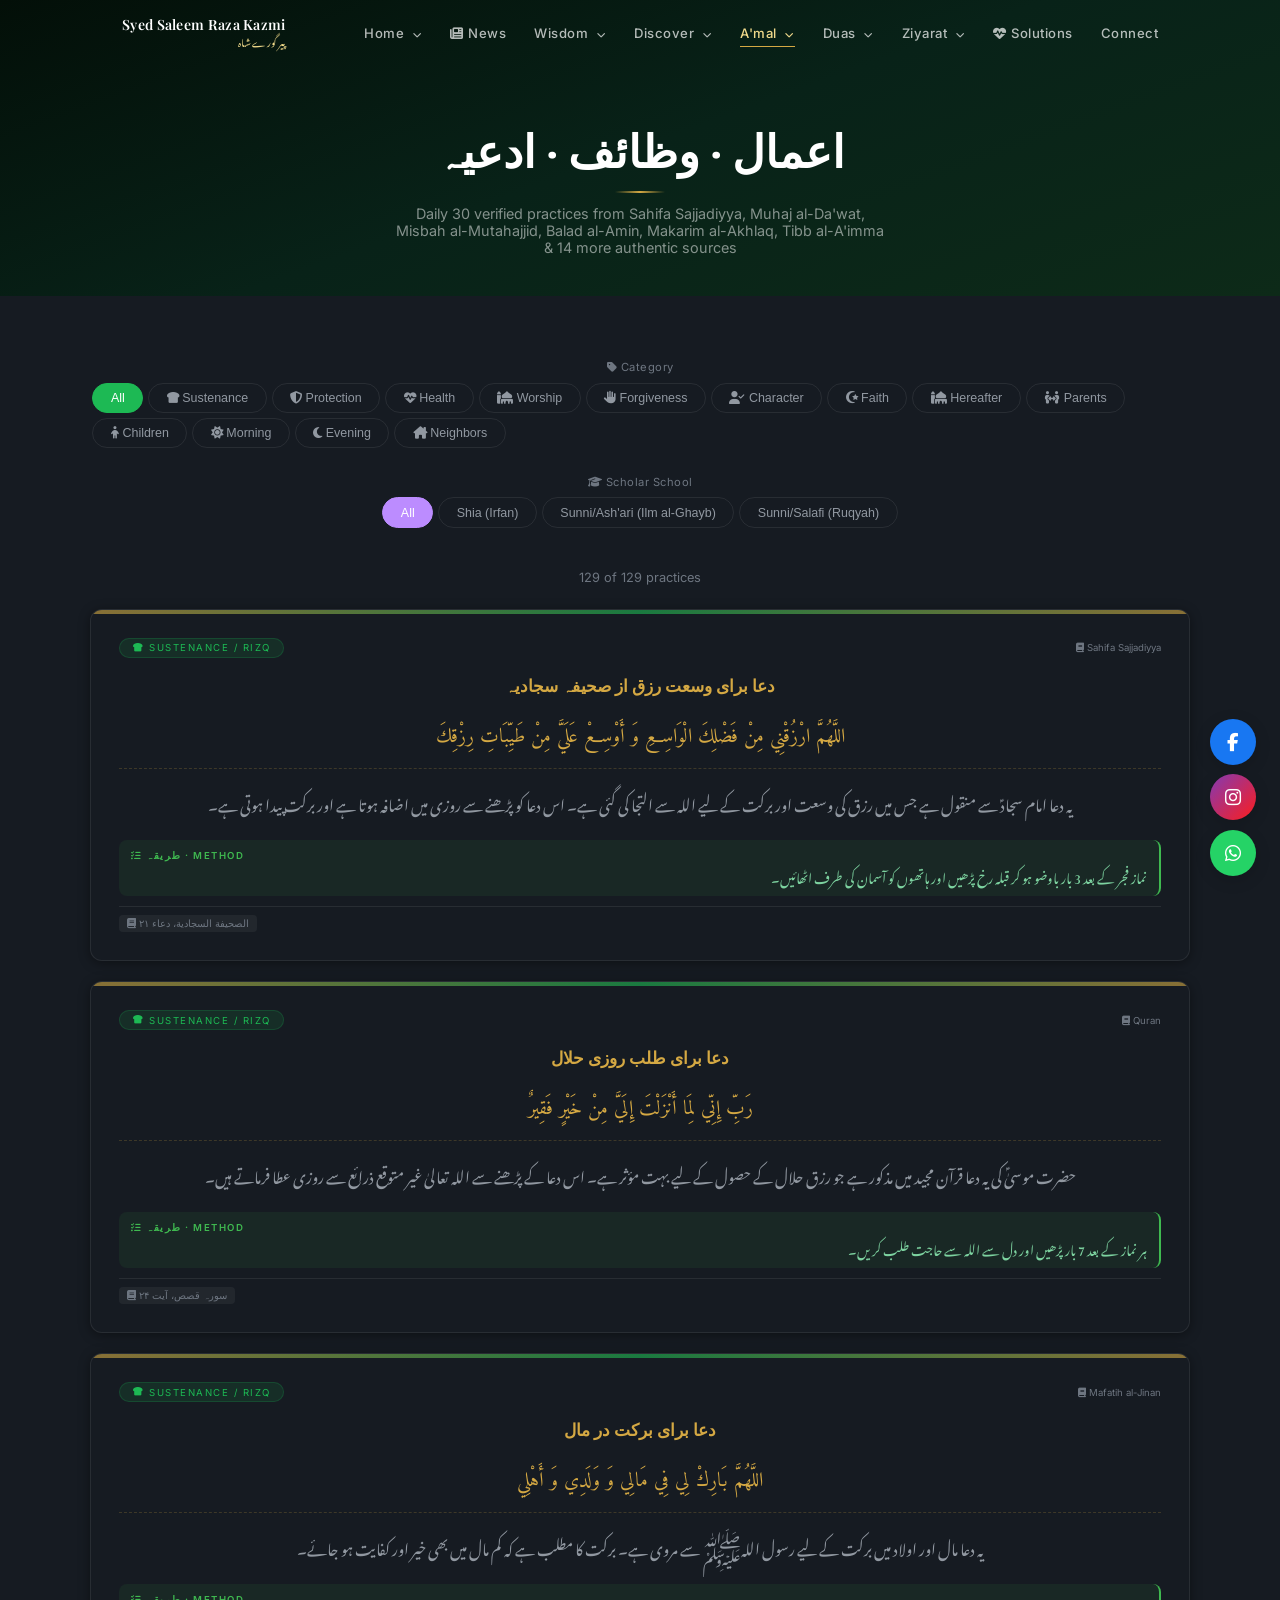
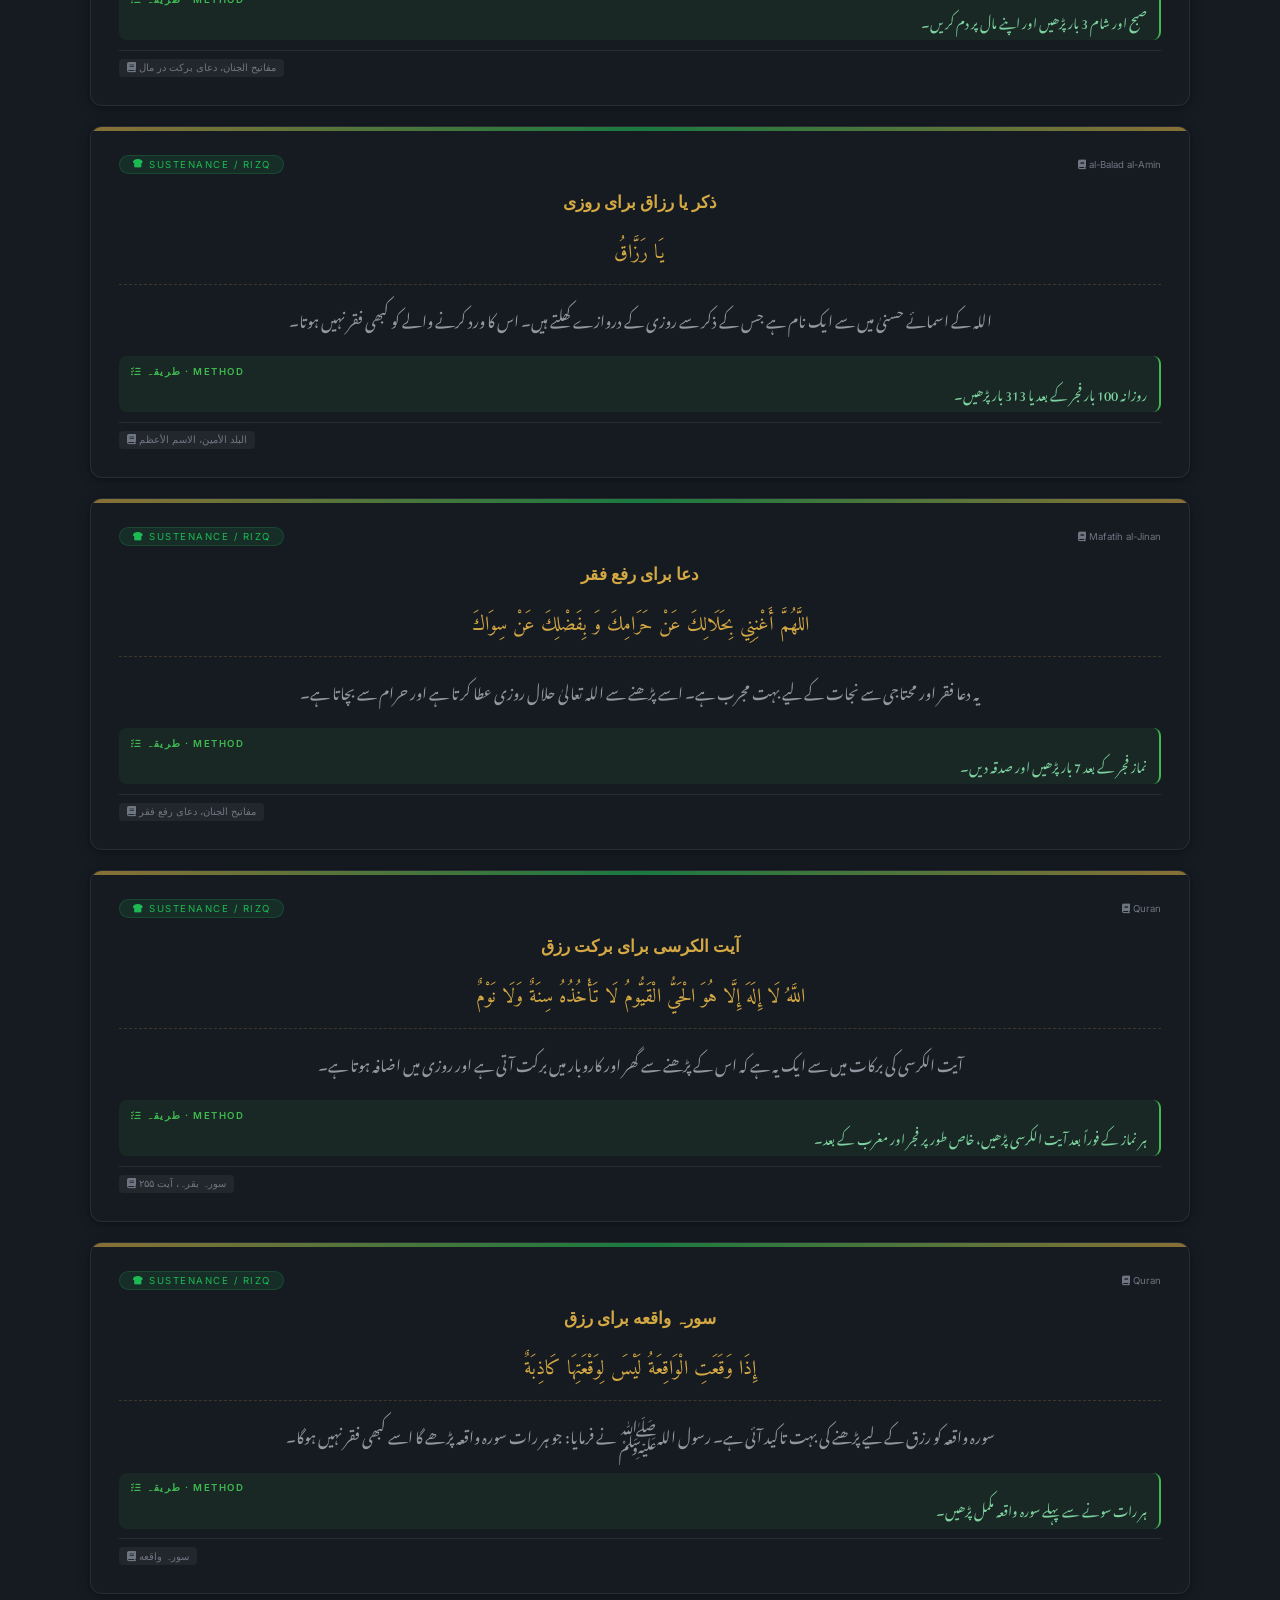
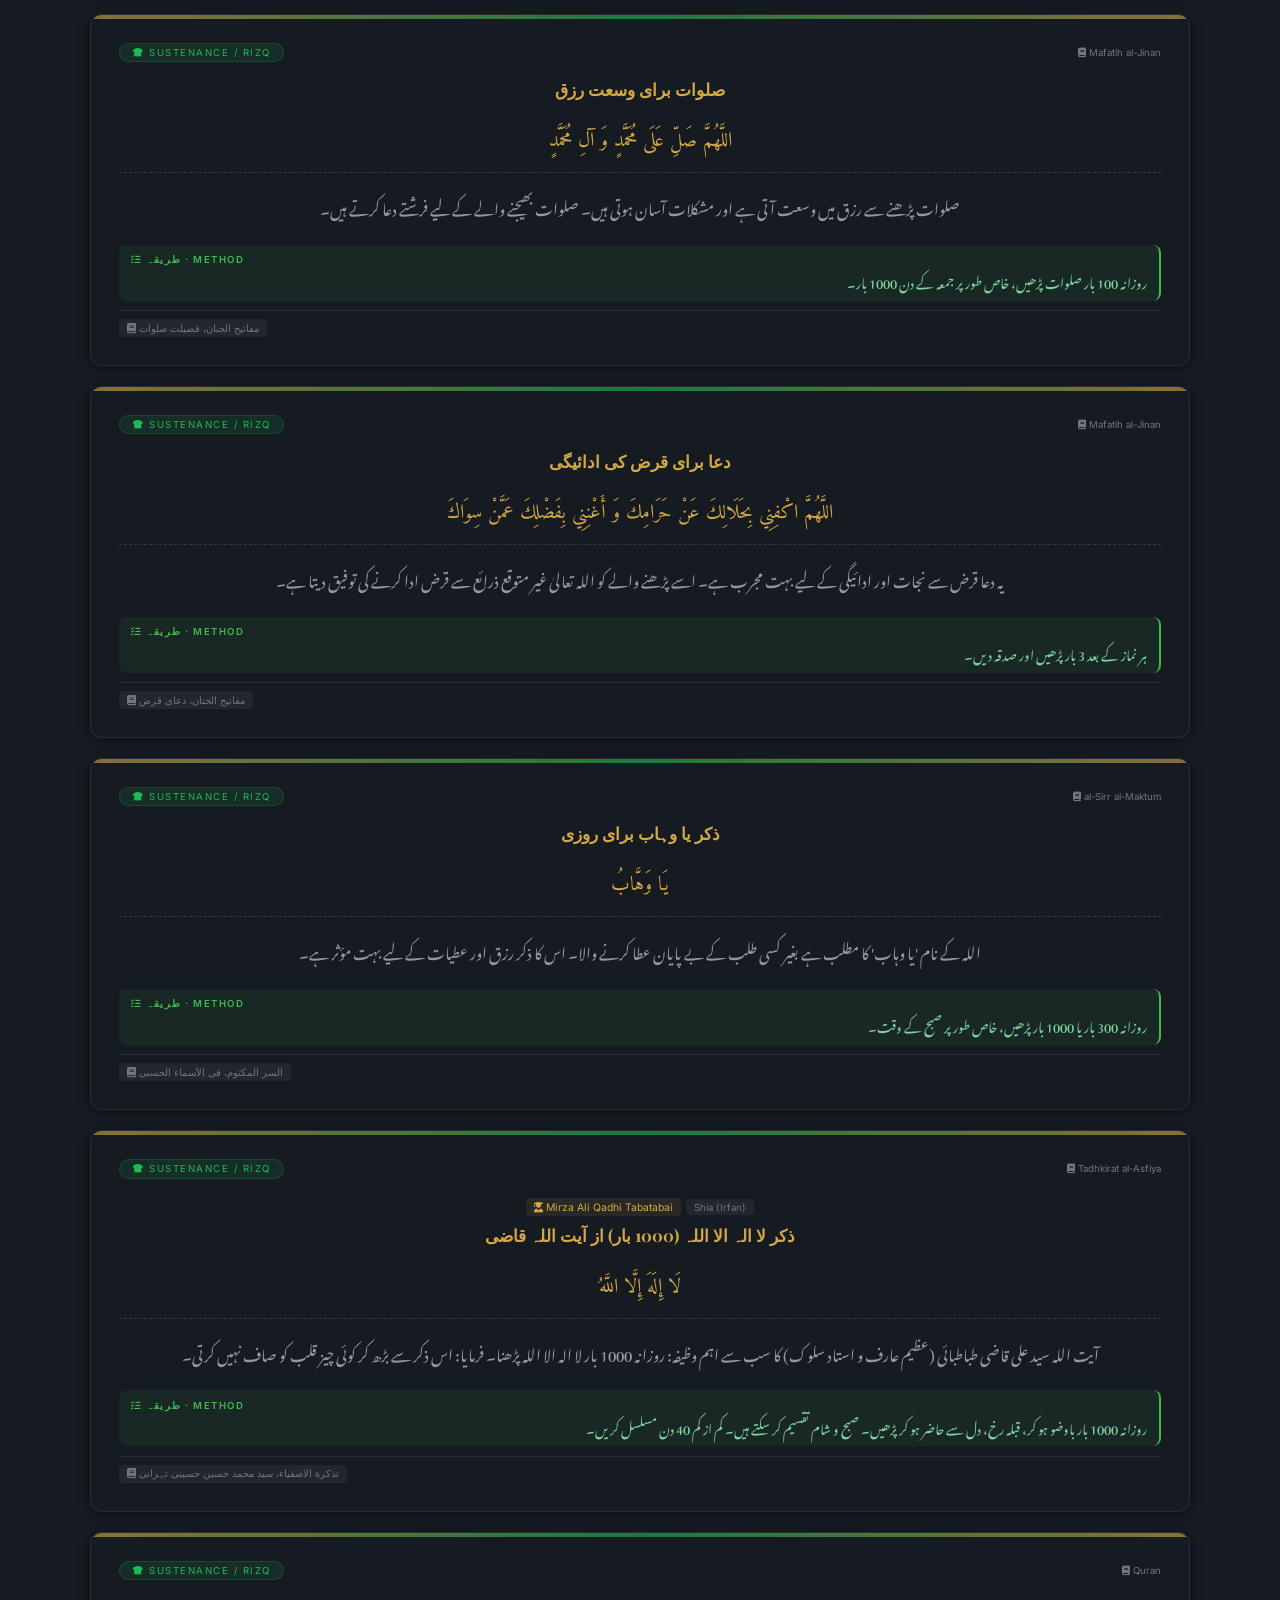
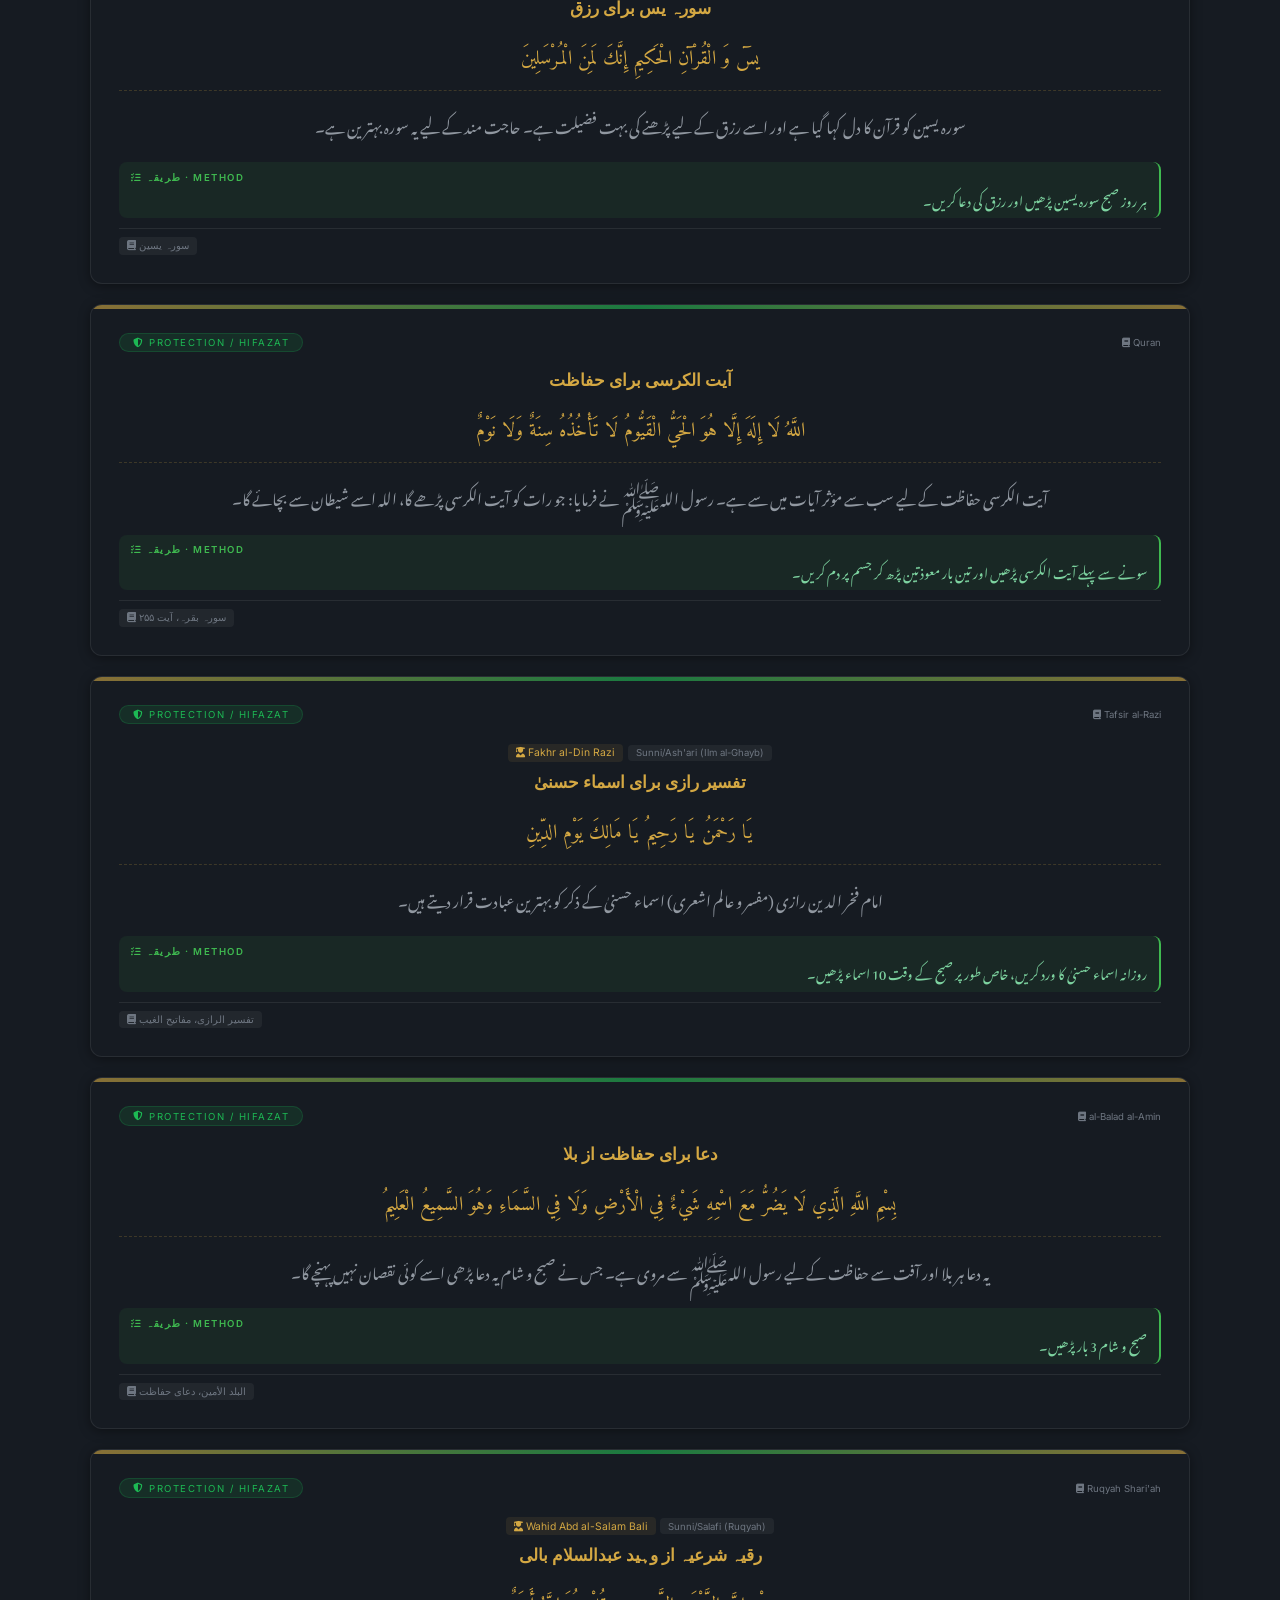
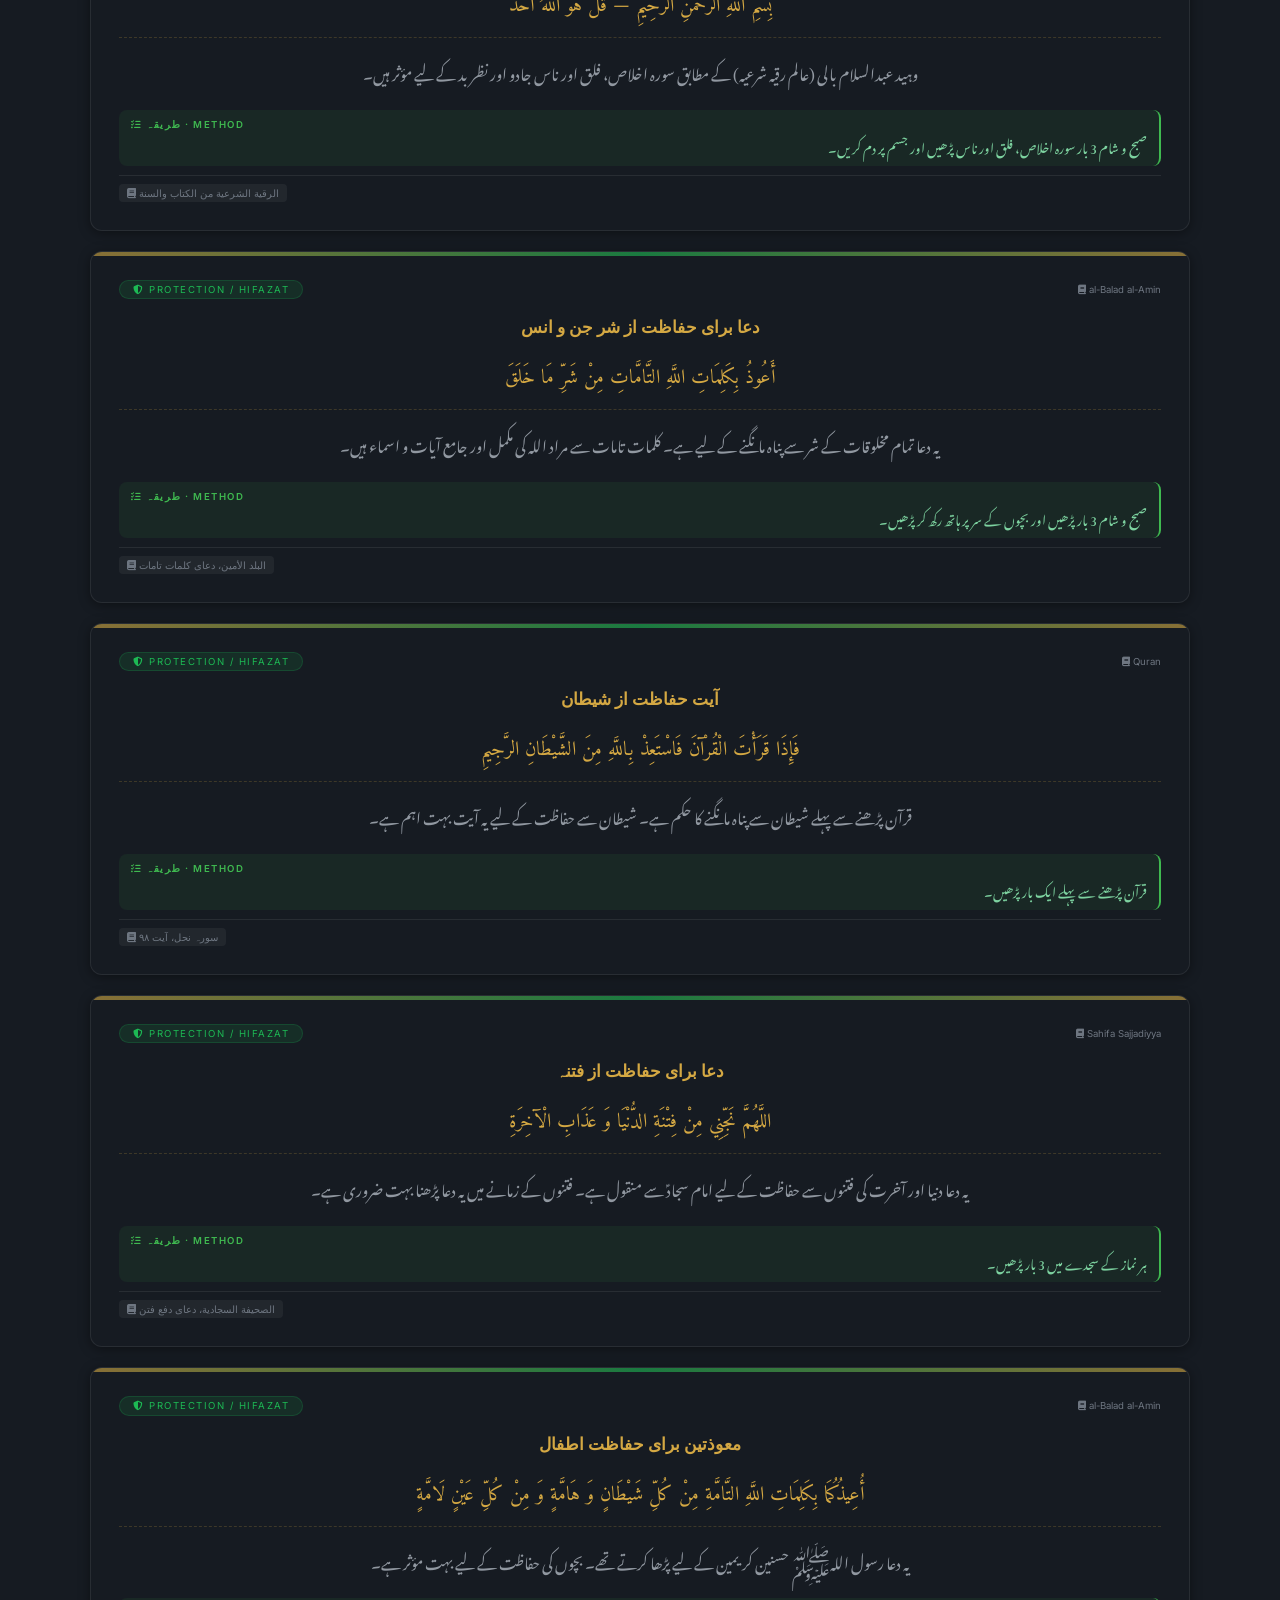
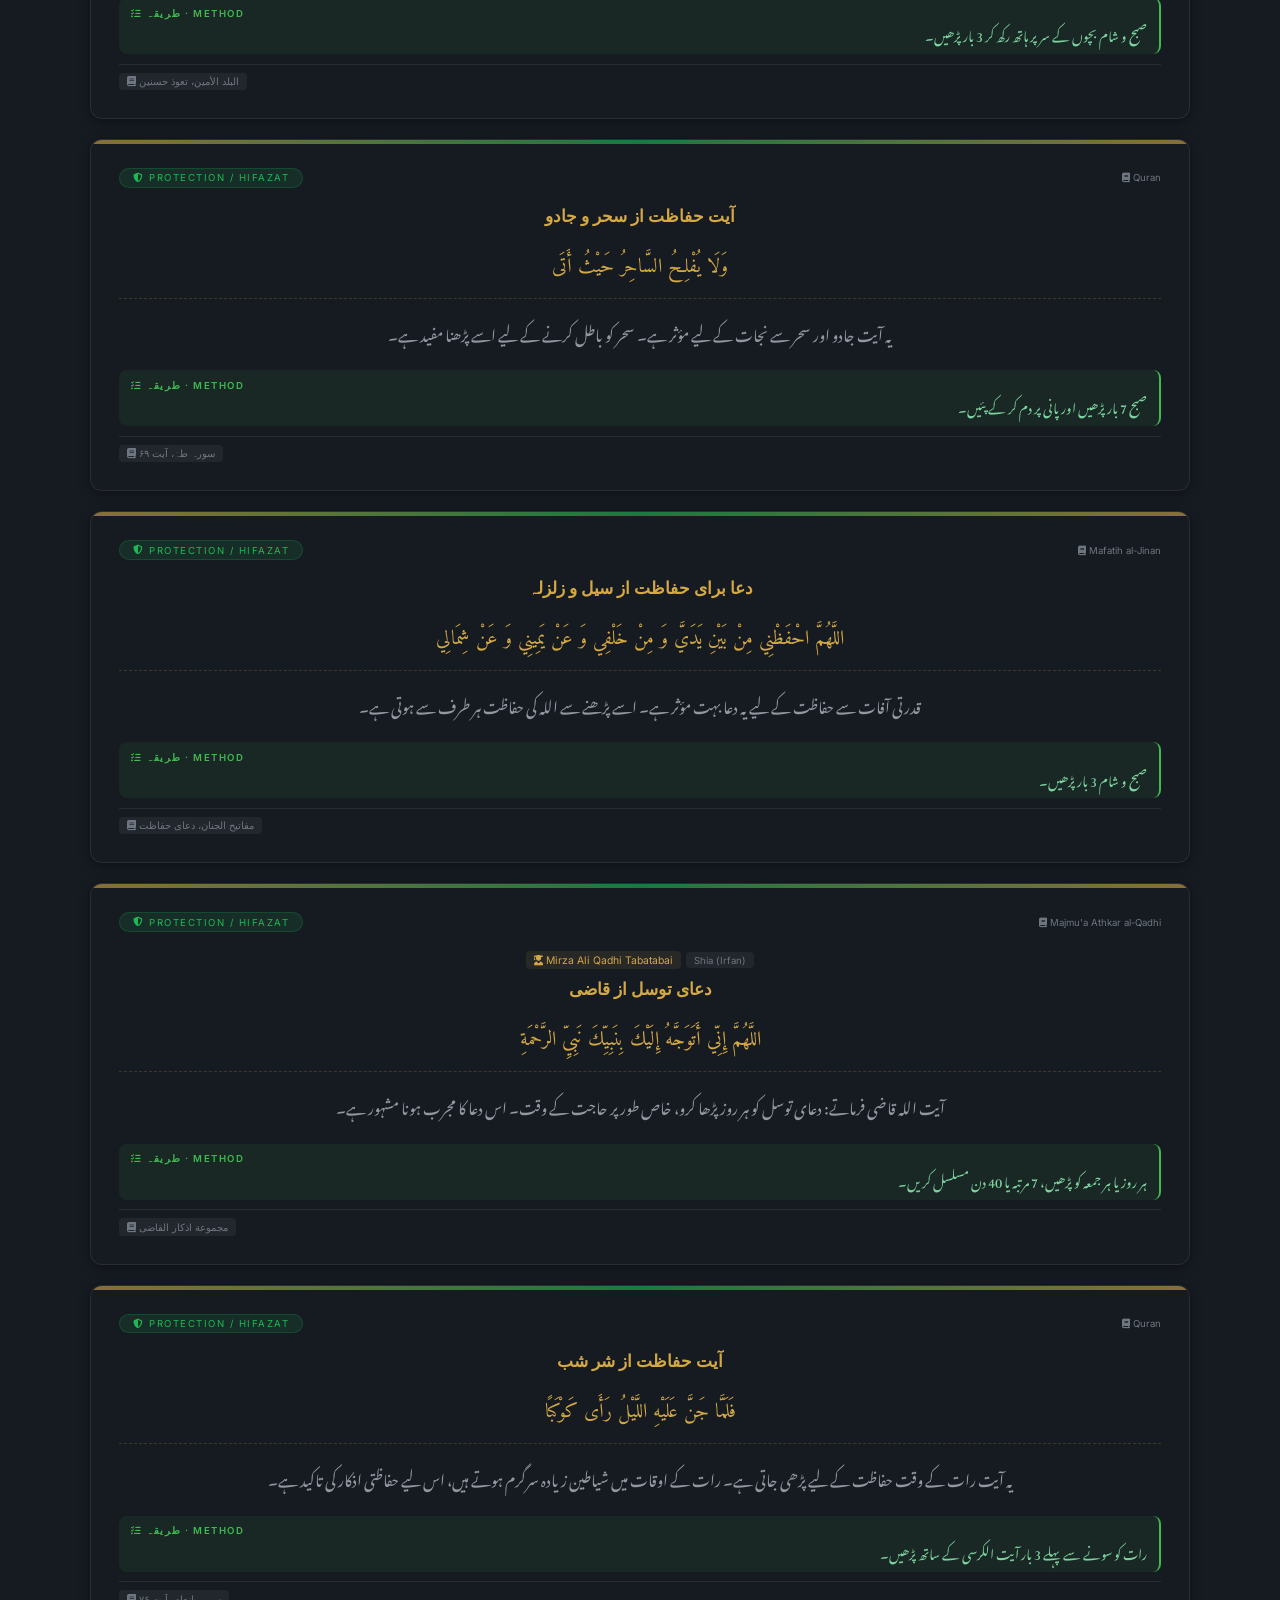
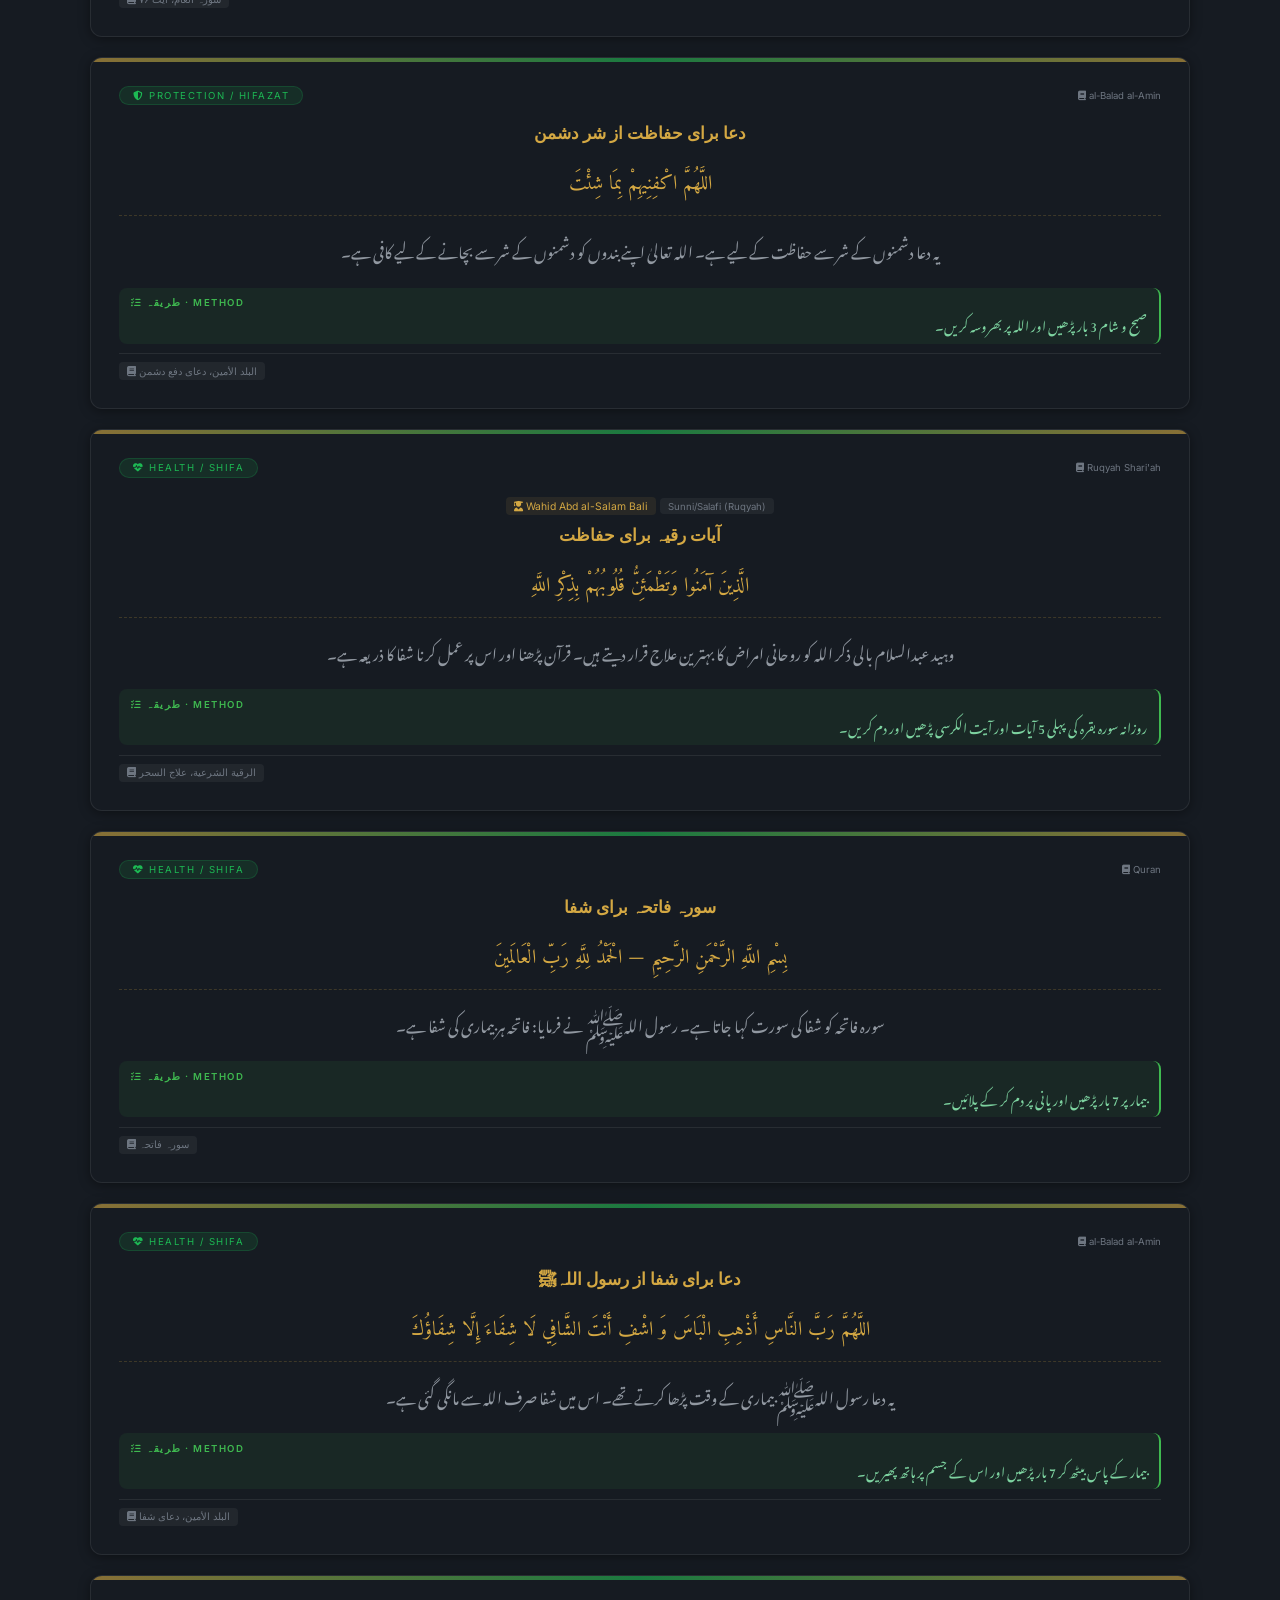
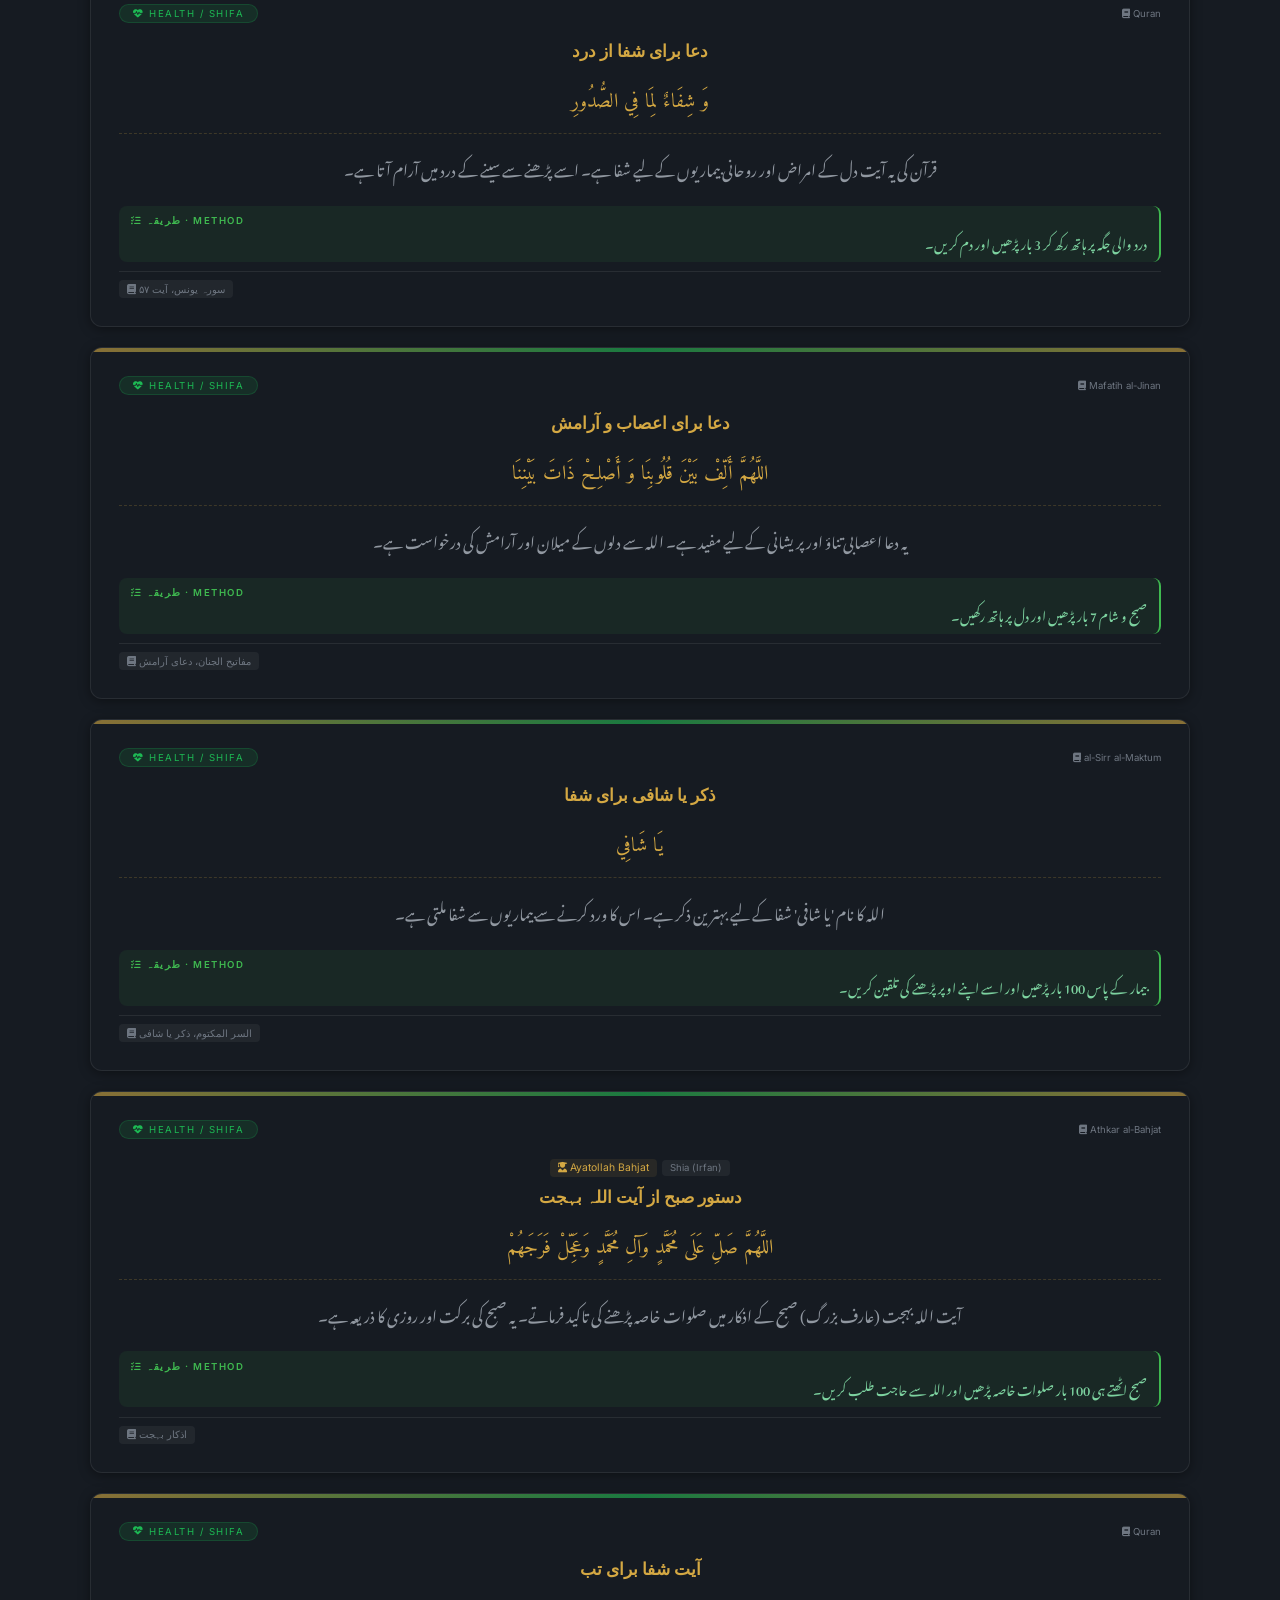
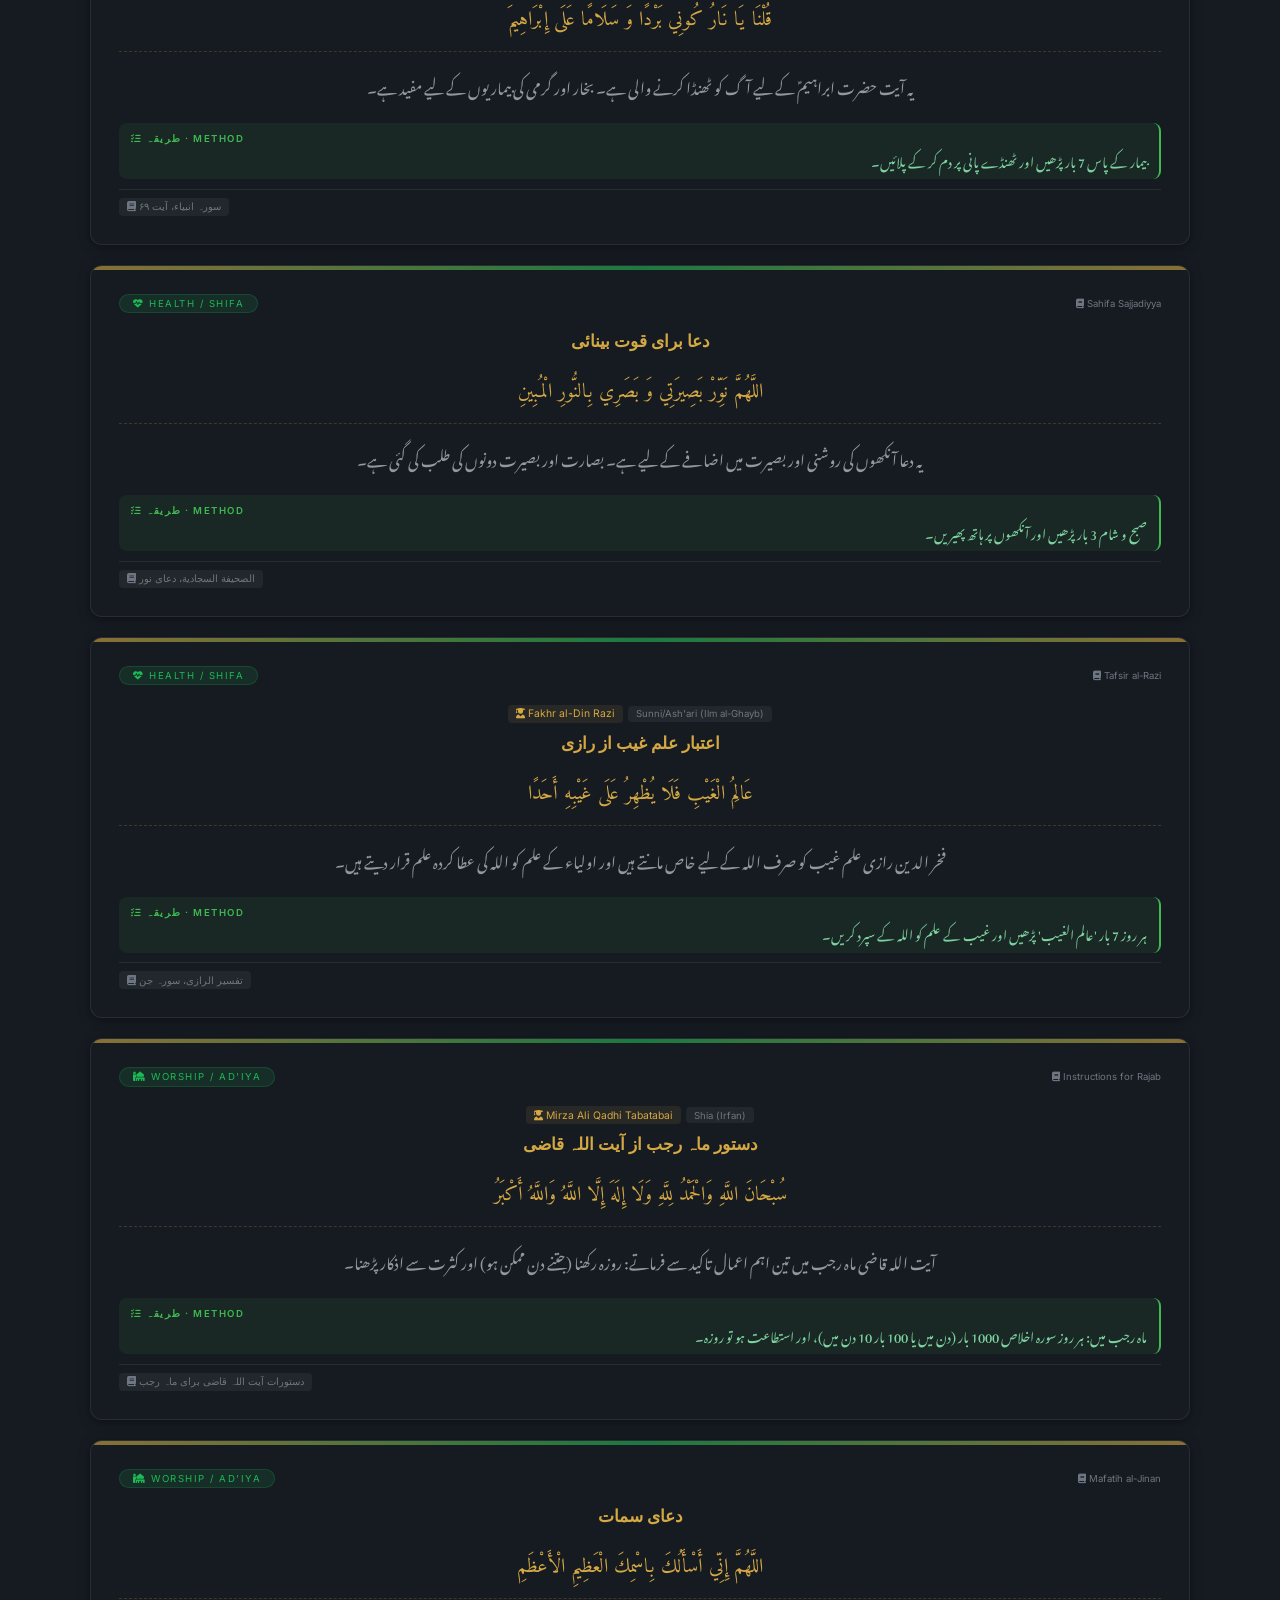
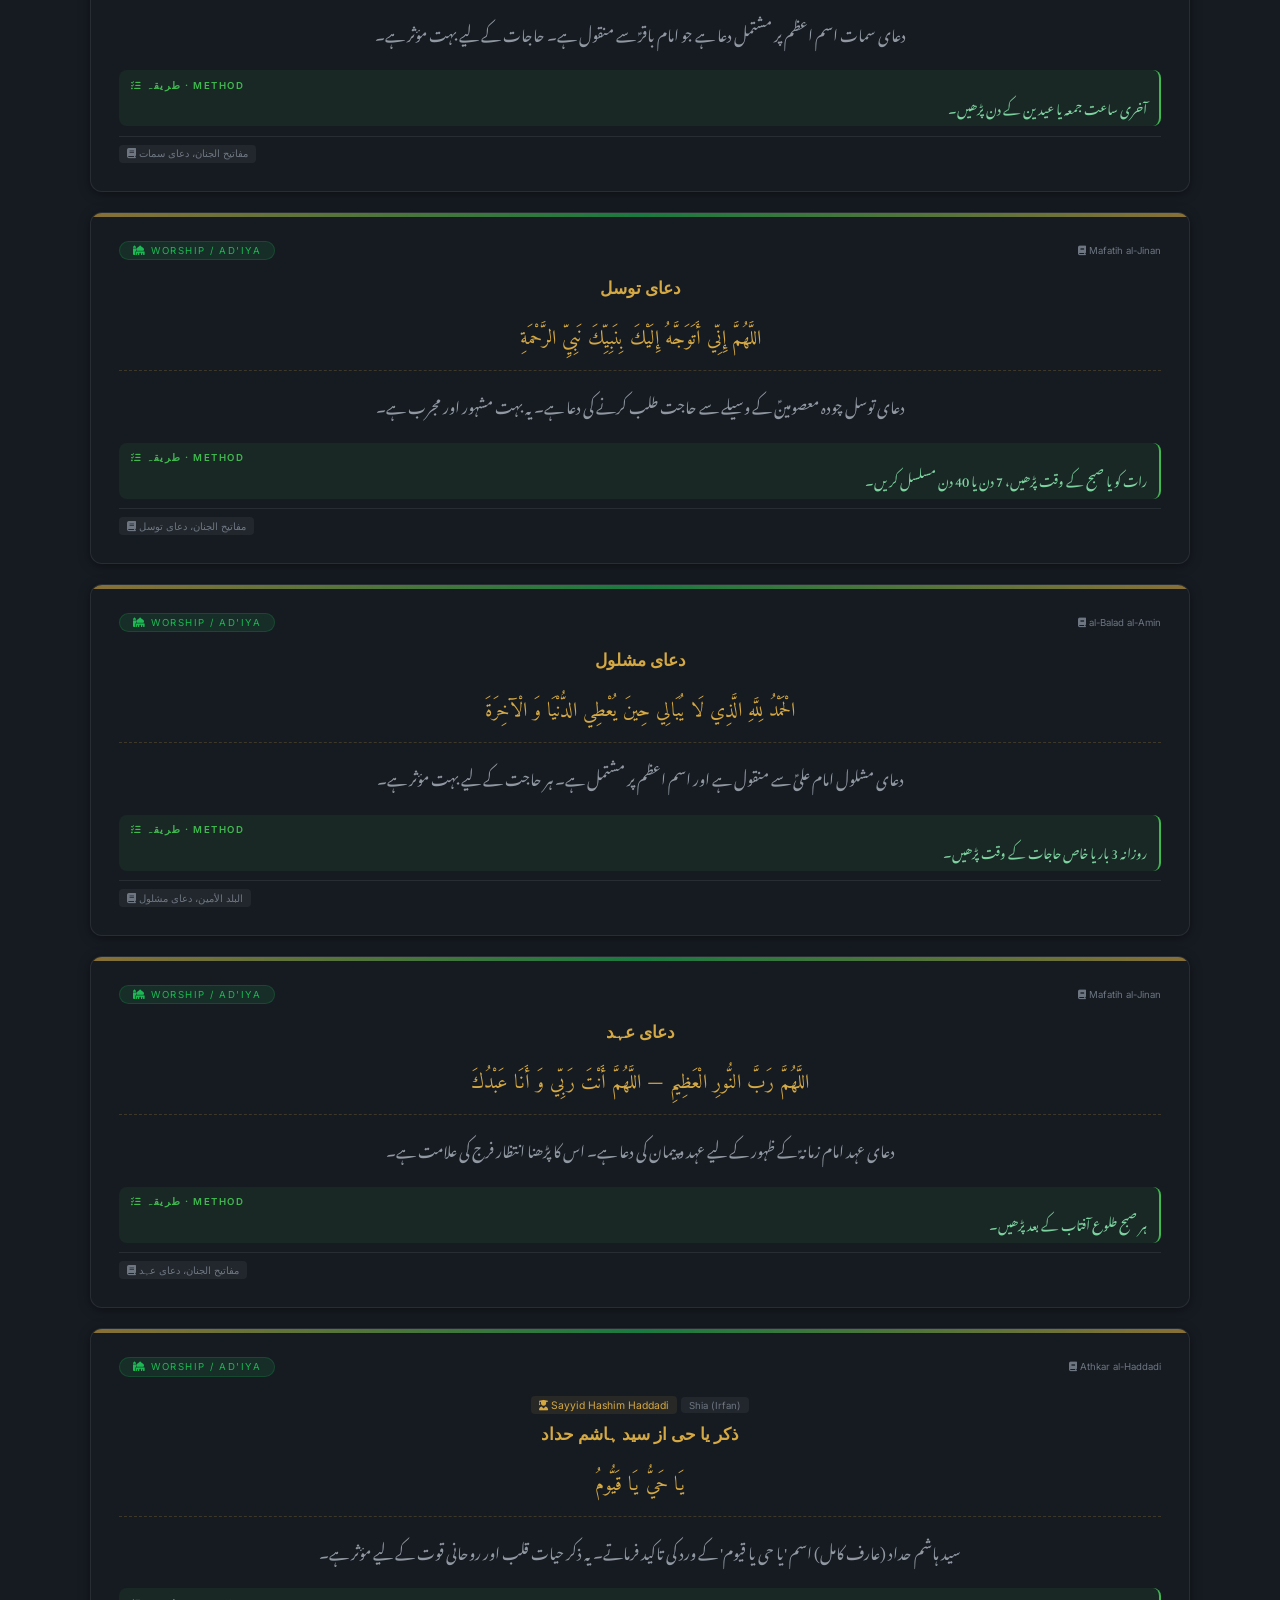
<file: amal.html>
<!DOCTYPE html>
<html lang="en" dir="ltr">
<head>
  <!-- Google tag (gtag.js) -->
<script async src="https://www.googletagmanager.com/gtag/js?id=G-EB6K1V6L5J"></script>
<script>
  window.dataLayer = window.dataLayer || [];
  function gtag(){dataLayer.push(arguments);}
  gtag('js', new Date());

  gtag('config', 'G-EB6K1V6L5J');
</script>
  <meta charset="UTF-8">
  <meta name="viewport" content="width=device-width, initial-scale=1.0">
  <title>A'mal & Practices – Syed Saleem Raza Kazmi</title>
  <link href="https://fonts.googleapis.com/css2?family=Playfair+Display:wght@400;600;700&family=Inter:wght@300;400;500;600&family=Noto+Nastaliq+Urdu:wght@400;600;700&family=Amiri:wght@400;700&display=swap" rel="stylesheet">
  <link rel="stylesheet" href="https://cdnjs.cloudflare.com/ajax/libs/font-awesome/6.5.1/css/all.min.css">
  <link rel="stylesheet" href="style.css">
</head>
<body>

  <nav id="navbar">
    <div class="nav-inner">
      <a href="index.html" class="nav-logo">Syed Saleem Raza Kazmi<span class="sub">پیر گورے شاہ</span></a>
      <button class="nav-toggle" id="navToggle" aria-label="Menu"><i class="fas fa-bars"></i></button>
      <ul class="nav-links" id="navLinks">
        <li class="dropdown">
          <a href="index.html">Home <i class="fas fa-chevron-down" style="font-size:0.55rem;margin-left:4px;"></i></a>
          <ul class="dropdown-menu">
            <li><a href="index.html#carousel"><i class="fas fa-sliders-h"></i> Daily Carousel</a></li>
            <li><a href="index.html#explore"><i class="fas fa-compass"></i> Explore</a></li>
          </ul>
        </li>
        <li><a href="news.html"><i class="fas fa-newspaper"></i> News</a></li>
        <li class="dropdown">
          <a href="wisdom.html">Wisdom <i class="fas fa-chevron-down" style="font-size:0.55rem;margin-left:4px;"></i></a>
          <ul class="dropdown-menu">
            <li><a href="wisdom.html"><i class="fas fa-quote-left"></i> Sayings</a></li>
            <li><a href="wisdom.html?tab=poetry"><i class="fas fa-feather"></i> Poetry</a></li>
            <li><a href="wisdom.html?tab=fun"><i class="fas fa-smile"></i> Fun Facts</a></li>
          </ul>
        </li>
        <li class="dropdown">
          <a href="discover.html">Discover <i class="fas fa-chevron-down" style="font-size:0.55rem;margin-left:4px;"></i></a>
          <ul class="dropdown-menu">
            <li><a href="discover.html"><i class="fas fa-atom"></i> Facts</a></li>
            <li><a href="discover.html?tab=wit"><i class="fas fa-theater-masks"></i> Wit</a></li>
            <li><a href="discover.html?tab=poetry"><i class="fas fa-feather-alt"></i> Poetry</a></li>
            <li><a href="ahelbait.html"><i class="fas fa-star"></i> Ahl al-Bayt Poetry</a></li>
          </ul>
        </li>
        <li class="dropdown">
          <a href="amal.html">A'mal <i class="fas fa-chevron-down" style="font-size:0.55rem;margin-left:4px;"></i></a>
          <ul class="dropdown-menu">
            <li><a href="amal.html"><i class="fas fa-hands-praying"></i> Daily A'mal</a></li>
            <li><a href="amal.html?cat=Worship"><i class="fas fa-mosque"></i> Worship</a></li>
            <li><a href="amal.html?cat=Sustenance"><i class="fas fa-bread-slice"></i> Sustenance</a></li>
            <li><a href="amal.html?cat=Protection"><i class="fas fa-shield-halved"></i> Protection</a></li>
            <li><a href="amal.html?cat=Health"><i class="fas fa-heart-pulse"></i> Health</a></li>
            <li><a href="amal.html?cat=Hereafter"><i class="fas fa-mosque"></i> Hereafter</a></li>
            <li style="border-top:1px solid var(--subtle-border);margin-top:0.25rem;padding-top:0.25rem;"><a href="amal.html?school=Shia%20(Irfan)"><i class="fas fa-user-graduate"></i> Shia Scholars</a></li>
            <li><a href="amal.html?school=Sunni%2FSalafi%20(Ruqyah)"><i class="fas fa-user-graduate"></i> Sunni/Salafi Scholars</a></li>
          </ul>
        </li>
        <li class="dropdown">
          <a href="duas.html">Duas <i class="fas fa-chevron-down" style="font-size:0.55rem;margin-left:4px;"></i></a>
          <ul class="dropdown-menu">
            <li><a href="duas.html"><i class="fas fa-book"></i> All Duas</a></li>
            <li><a href="duas.html?cat=Supplication"><i class="fas fa-hand-sparkles"></i> Supplications</a></li>
            <li><a href="duas.html?cat=Worship"><i class="fas fa-mosque"></i> Worship</a></li>
            <li><a href="duas.html?cat=Sahifa"><i class="fas fa-book"></i> Sahifas</a></li>
            <li><a href="duas.html?cat=Monthly"><i class="fas fa-calendar"></i> Monthly</a></li>
            <li><a href="https://www.duas.org/dua-kumayl.html" target="_blank"><i class="fas fa-hand-sparkles"></i> Dua Kumayl</a></li>
            <li><a href="https://www.duas.org/dua-nudba.html" target="_blank"><i class="fas fa-moon"></i> Dua Nudba</a></li>
            <li><a href="https://www.duas.org/dua-sections.html" target="_blank"><i class="fas fa-sitemap"></i> All Sections</a></li>
          </ul>
        </li>
        <li class="dropdown">
          <a href="ziyarat.html">Ziyarat <i class="fas fa-chevron-down" style="font-size:0.55rem;margin-left:4px;"></i></a>
          <ul class="dropdown-menu">
            <li><a href="ziyarat.html"><i class="fas fa-list"></i> All Ziyarat</a></li>
            <li><a href="duas.html?cat=Ziyarat"><i class="fas fa-building"></i> Browse Ziyarat</a></li>
            <li><a href="duas.html?cat=Sahifa"><i class="fas fa-book"></i> Sahifas</a></li>
            <li><a href="https://www.duas.org/ziyarat-jamia-kabira.html" target="_blank"><i class="fas fa-building"></i> Jamia Kabira</a></li>
            <li><a href="https://www.duas.org/mobile/ziyarat-imam-hussain-ashura.html" target="_blank"><i class="fas fa-cross"></i> Ashura</a></li>
            <li><a href="https://www.duas.org/ziyarat.html" target="_blank"><i class="fas fa-list"></i> Full list</a></li>
          </ul>
        </li>
        <li><a href="problems.html"><i class="fas fa-heart-pulse"></i> Solutions</a></li>
        <li><a href="contact.html">Connect</a></li>
      </ul>
    </div>
  </nav>

  <div class="page-header">
    <h1>اعمال · وظائف · ادعیہ</h1>
    <div class="divider"></div>
    <p>Daily 30 verified practices from Sahifa Sajjadiyya, Muhaj al-Da'wat, Misbah al-Mutahajjid, Balad al-Amin, Makarim al-Akhlaq, Tibb al-A'imma & 14 more authentic sources</p>
  </div>

  <section class="section" style="background: var(--card-bg);">
    <div class="section-inner">

      <div class="filters" id="amalFilters"></div>
      <div class="count-badge" id="amalCount"></div>
      <div id="amalList"></div>
      <div class="empty-state" id="amalEmpty" style="display:none;">
        <i class="fas fa-filter"></i>
        <p>No practices match this category.</p>
      </div>

    </div>
  </section>

  <footer>
    <p>&copy; <span id="year"></span> Syed Saleem Raza Kazmi · Pir Goray Shah</p>
  </footer>

  <div class="floating">
    <a href="https://www.facebook.com/syed.saleem.raza.kazmi.2025" target="_blank" rel="noopener" class="f-fb"><i class="fab fa-facebook-f"></i></a>
    <a href="https://www.instagram.com/ishq_e_ali_as" target="_blank" rel="noopener" class="f-ig"><i class="fab fa-instagram"></i></a>
    <a href="https://wa.me/923244787885" target="_blank" rel="noopener" class="f-wa"><i class="fab fa-whatsapp"></i></a>
  </div>

  <script src="app.js"></script>
  <script>
    (function() {

      var CAT_ICONS = {
        'Sustenance': 'fa-bread-slice', 'Protection': 'fa-shield-halved', 'Health': 'fa-heart-pulse',
        'Worship': 'fa-mosque', 'Forgiveness': 'fa-hand', 'Parents': 'fa-people-arrows',
        'Character': 'fa-user-check', 'Faith': 'fa-star-and-crescent', 'Hereafter': 'fa-mosque',
        'Morning': 'fa-sun', 'Evening': 'fa-moon', 'Children': 'fa-child',
        'Neighbors': 'fa-house-chimney'
      };

      var ALL = [];

      function getUrlParam(name) {
        name = name.replace(/[\[\]]/g, '\\$&');
        var regex = new RegExp('[?&]' + name + '(=([^&#]*)|&|#|$)');
        var results = regex.exec(window.location.href);
        if (!results) return null;
        if (!results[2]) return '';
        return decodeURIComponent(results[2].replace(/\+/g, ' '));
      }

      function loadData() {
        var xhr = new XMLHttpRequest();
        xhr.open('GET', 'amal_pool.json?_=' + Date.now(), true);
        xhr.onload = function() {
          try {
            ALL = JSON.parse(xhr.responseText);
            if (ALL && ALL.length) { init(); return; }
          } catch(e) {}
          ALL = [];
          init();
        };
        xhr.onerror = function() { ALL = []; init(); };
        xhr.send();
      }

      function init() {
        if (!ALL.length) {
          document.getElementById('amalCount').textContent = 'No practices loaded';
          return;
        }

        var cats = [];
        var schools = [];
        ALL.forEach(function(d) {
          if (cats.indexOf(d.category) === -1) cats.push(d.category);
          if (d.school && schools.indexOf(d.school) === -1) schools.push(d.school);
        });

        var container = document.getElementById('amalFilters');
        var catHtml = '<div class="filter-group"><div class="filter-label"><i class="fas fa-tag"></i> Category</div>' +
          '<button class="filter-btn active" data-cat="">All</button>' +
          cats.map(function(c) {
            var icon = CAT_ICONS[c] || 'fa-star';
            return '<button class="filter-btn" data-cat="' + c + '"><i class="fas ' + icon + '"></i> ' + c + '</button>';
          }).join('') + '</div>';

        var schoolHtml = '<div class="filter-group" style="margin-top:0.5rem;"><div class="filter-label"><i class="fas fa-graduation-cap"></i> Scholar School</div>' +
          '<button class="filter-btn filter-school active" data-school="">All</button>' +
          schools.map(function(s) {
            return '<button class="filter-btn filter-school" data-school="' + s + '">' + s + '</button>';
          }).join('') + '</div>';

        container.innerHTML = catHtml + schoolHtml;

        var activeCat = '';
        var activeSchool = '';

        var urlCat = getUrlParam('cat');
        if (urlCat && cats.indexOf(urlCat) !== -1) activeCat = urlCat;
        var urlSchool = getUrlParam('school');
        if (urlSchool && schools.indexOf(urlSchool) !== -1) activeSchool = urlSchool;

        container.addEventListener('click', function(e) {
          var btn = e.target.closest('.filter-btn');
          if (!btn) return;
          if (btn.classList.contains('filter-school')) {
            container.querySelectorAll('.filter-school').forEach(function(b) { b.classList.remove('active'); });
            btn.classList.add('active');
            activeSchool = btn.dataset.school || '';
          } else {
            container.querySelectorAll('.filter-btn:not(.filter-school)').forEach(function(b) { b.classList.remove('active'); });
            btn.classList.add('active');
            activeCat = btn.dataset.cat || '';
          }
          render();
        });

        function render() {
          var filtered = ALL.filter(function(d) {
            var catMatch = !activeCat || d.category === activeCat;
            var schoolMatch = !activeSchool || (d.school && d.school === activeSchool);
            return catMatch && schoolMatch;
          });
          document.getElementById('amalCount').textContent = filtered.length + ' of ' + ALL.length + ' practices';

          container.querySelectorAll('.filter-btn:not(.filter-school)').forEach(function(b) {
            b.classList.toggle('active', (b.dataset.cat || '') === activeCat);
          });
          container.querySelectorAll('.filter-school').forEach(function(b) {
            b.classList.toggle('active', (b.dataset.school || '') === activeSchool);
          });

          var list = document.getElementById('amalList');
          var empty = document.getElementById('amalEmpty');

          if (!filtered.length) {
            list.innerHTML = '';
            empty.style.display = 'block';
            return;
          }
          empty.style.display = 'none';

          list.innerHTML = filtered.map(function(d) {
            var icon = CAT_ICONS[d.category] || 'fa-star';
            var scholarBadge = d.scholar ? '<span style="display:inline-block;font-size:0.65rem;color:var(--gold);background:rgba(198,153,72,0.1);padding:0.15rem 0.5rem;border-radius:4px;margin-right:0.3rem;"><i class="fas fa-user-graduate"></i> ' + d.scholar + '</span>' : '';
            var schoolBadge = d.school ? '<span style="display:inline-block;font-size:0.6rem;color:var(--text-muted);background:rgba(255,255,255,0.05);padding:0.15rem 0.5rem;border-radius:4px;">' + d.school + '</span>' : '';
            return '<div class="card" style="margin-bottom:1.25rem;">' +
              '<div class="card-header">' +
                '<span class="cat"><i class="fas ' + icon + '"></i> ' + d.category + (d.subcategory ? ' / ' + d.subcategory : '') + '</span>' +
                '<span style="font-size:0.6rem;color:var(--text-muted);"><i class="fas fa-book"></i> ' + d.source_book + '</span>' +
              '</div>' +
              '<div style="text-align:center;margin-bottom:0.5rem;">' + scholarBadge + schoolBadge + '</div>' +
              '<h3 style="font-family:\'Playfair Display\',serif;font-size:1.05rem;color:var(--gold);margin-bottom:0.75rem;text-align:center;">' + d.title + '</h3>' +
              (d.original ? '<div class="original" style="text-align:center;">' + d.original + '</div>' : '') +
              '<div class="urdu" style="text-align:center;color:var(--text-light);">' + d.urdu + '</div>' +
              '<div class="ishraq-section" style="margin-top:0.75rem;">' +
                '<div class="label"><i class="fas fa-list-check"></i> طريقہ · Method</div>' +
                '<div class="content">' + d.method + '</div>' +
              '</div>' +
              (d.note ? '<div class="amal-note" style="font-size:0.75rem;color:var(--ishraq);padding:0.4rem 0.6rem;background:rgba(63,185,80,0.08);border-radius:6px;margin-bottom:0.5rem;font-family:\'Noto Nastaliq Urdu\',serif;direction:rtl;line-height:1.6;"><i class="fas fa-circle-info"></i> ' + d.note + '</div>' : '') +
              '<div class="meta"><span><i class="fas fa-book"></i> ' + d.source_ref + '</span></div>' +
            '</div>';
          }).join('');
        }

        render();
      }

      loadData();
    })();
  </script>
</body>
</html>
</file>
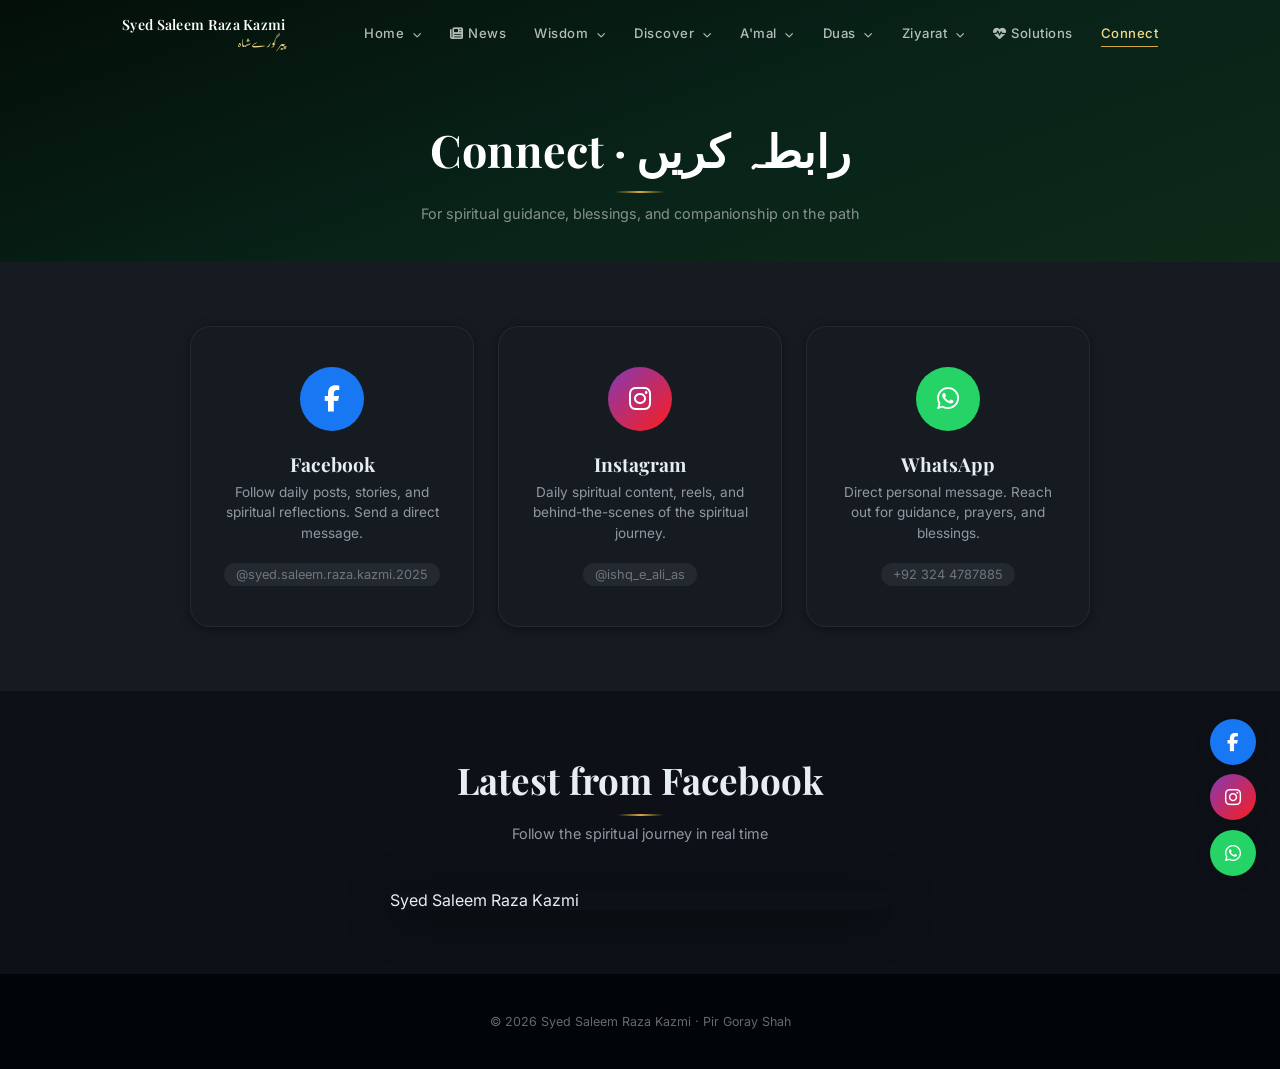
<file: contact.html>
<!DOCTYPE html>
<html lang="en">
<head>
  <!-- Google tag (gtag.js) -->
<script async src="https://www.googletagmanager.com/gtag/js?id=G-EB6K1V6L5J"></script>
<script>
  window.dataLayer = window.dataLayer || [];
  function gtag(){dataLayer.push(arguments);}
  gtag('js', new Date());

  gtag('config', 'G-EB6K1V6L5J');
</script>
  <meta charset="UTF-8">
  <meta name="viewport" content="width=device-width, initial-scale=1.0">
  <title>Connect – Syed Saleem Raza Kazmi</title>
  <link href="https://fonts.googleapis.com/css2?family=Playfair+Display:wght@400;600;700&family=Inter:wght@300;400;500;600&family=Noto+Nastaliq+Urdu:wght@400;600;700&display=swap" rel="stylesheet">
  <link rel="stylesheet" href="https://cdnjs.cloudflare.com/ajax/libs/font-awesome/6.5.1/css/all.min.css">
  <link rel="stylesheet" href="style.css">
  <style>
    .connect-grid {
      display: grid;
      grid-template-columns: repeat(auto-fit, minmax(280px, 1fr));
      gap: 1.5rem;
      max-width: 900px;
      margin: 0 auto;
    }
    .cc {
background: var(--card-bg);
      border-radius: var(--radius-lg);
      padding: 2.5rem 2rem;
      text-align: center;
      box-shadow: var(--shadow-sm);
      border: 1px solid rgba(255,255,255,0.06);
      transition: all 0.35s;
      text-decoration: none;
      display: block;
    }
    .cc:hover {
      transform: translateY(-5px);
      box-shadow: var(--shadow);
    }
    .cc .icon {
      width: 64px; height: 64px;
      border-radius: 50%;
      display: flex;
      align-items: center;
      justify-content: center;
      font-size: 1.6rem;
      color: var(--white);
      margin: 0 auto 1.25rem;
    }
    .cc h3 { font-family: 'Playfair Display', serif; font-size: 1.2rem; margin-bottom: 0.3rem; color: var(--text); }
    .cc p { color: var(--text-light); font-size: 0.85rem; margin-bottom: 1.25rem; line-height: 1.5; }
    .cc .handle { font-size: 0.8rem; color: var(--text-muted); background: rgba(255,255,255,0.06); padding: 0.25rem 0.75rem; border-radius: 50px; display: inline-block; }

    .fb-icon { background: #1877F2; }
    .ig-icon { background: linear-gradient(135deg,#833ab4,#fd1d1d); }
    .wa-icon { background: #25D366; }
  </style>
</head>
<body>

  <nav id="navbar">
    <div class="nav-inner">
      <a href="index.html" class="nav-logo">Syed Saleem Raza Kazmi<span class="sub">پیر گورے شاہ</span></a>
      <button class="nav-toggle" id="navToggle" aria-label="Menu"><i class="fas fa-bars"></i></button>
      <ul class="nav-links" id="navLinks">
        <li class="dropdown">
          <a href="index.html">Home <i class="fas fa-chevron-down" style="font-size:0.55rem;margin-left:4px;"></i></a>
          <ul class="dropdown-menu">
            <li><a href="index.html#carousel"><i class="fas fa-sliders-h"></i> Daily Carousel</a></li>
            <li><a href="index.html#explore"><i class="fas fa-compass"></i> Explore</a></li>
          </ul>
        </li>
        <li><a href="news.html"><i class="fas fa-newspaper"></i> News</a></li>
        <li class="dropdown">
          <a href="wisdom.html">Wisdom <i class="fas fa-chevron-down" style="font-size:0.55rem;margin-left:4px;"></i></a>
          <ul class="dropdown-menu">
            <li><a href="wisdom.html"><i class="fas fa-quote-left"></i> Sayings</a></li>
            <li><a href="wisdom.html?tab=poetry"><i class="fas fa-feather"></i> Poetry</a></li>
            <li><a href="wisdom.html?tab=fun"><i class="fas fa-smile"></i> Fun Facts</a></li>
          </ul>
        </li>
        <li class="dropdown">
          <a href="discover.html">Discover <i class="fas fa-chevron-down" style="font-size:0.55rem;margin-left:4px;"></i></a>
          <ul class="dropdown-menu">
            <li><a href="discover.html"><i class="fas fa-atom"></i> Facts</a></li>
            <li><a href="discover.html?tab=wit"><i class="fas fa-theater-masks"></i> Wit</a></li>
            <li><a href="discover.html?tab=poetry"><i class="fas fa-feather-alt"></i> Poetry</a></li>
            <li><a href="ahelbait.html"><i class="fas fa-star"></i> Ahl al-Bayt Poetry</a></li>
          </ul>
        </li>
        <li class="dropdown">
          <a href="amal.html">A'mal <i class="fas fa-chevron-down" style="font-size:0.55rem;margin-left:4px;"></i></a>
          <ul class="dropdown-menu">
            <li><a href="amal.html"><i class="fas fa-hands-praying"></i> Daily A'mal</a></li>
            <li><a href="amal.html?cat=Worship"><i class="fas fa-mosque"></i> Worship</a></li>
            <li><a href="amal.html?cat=Sustenance"><i class="fas fa-bread-slice"></i> Sustenance</a></li>
            <li><a href="amal.html?cat=Protection"><i class="fas fa-shield-halved"></i> Protection</a></li>
            <li><a href="amal.html?cat=Health"><i class="fas fa-heart-pulse"></i> Health</a></li>
            <li><a href="amal.html?cat=Hereafter"><i class="fas fa-mosque"></i> Hereafter</a></li>
          </ul>
        </li>
        <li class="dropdown">
          <a href="duas.html">Duas <i class="fas fa-chevron-down" style="font-size:0.55rem;margin-left:4px;"></i></a>
          <ul class="dropdown-menu">
            <li><a href="duas.html"><i class="fas fa-book"></i> All Duas</a></li>
            <li><a href="duas.html?cat=Supplication"><i class="fas fa-hand-sparkles"></i> Supplications</a></li>
            <li><a href="duas.html?cat=Worship"><i class="fas fa-mosque"></i> Worship</a></li>
            <li><a href="duas.html?cat=Sahifa"><i class="fas fa-book"></i> Sahifas</a></li>
            <li><a href="duas.html?cat=Monthly"><i class="fas fa-calendar"></i> Monthly</a></li>
            <li><a href="https://www.duas.org/dua-kumayl.html" target="_blank"><i class="fas fa-hand-sparkles"></i> Dua Kumayl</a></li>
            <li><a href="https://www.duas.org/dua-nudba.html" target="_blank"><i class="fas fa-moon"></i> Dua Nudba</a></li>
            <li><a href="https://www.duas.org/dua-sections.html" target="_blank"><i class="fas fa-sitemap"></i> All Sections</a></li>
          </ul>
        </li>
        <li class="dropdown">
          <a href="ziyarat.html">Ziyarat <i class="fas fa-chevron-down" style="font-size:0.55rem;margin-left:4px;"></i></a>
          <ul class="dropdown-menu">
            <li><a href="ziyarat.html"><i class="fas fa-list"></i> All Ziyarat</a></li>
            <li><a href="duas.html?cat=Ziyarat"><i class="fas fa-building"></i> Browse Ziyarat</a></li>
            <li><a href="duas.html?cat=Sahifa"><i class="fas fa-book"></i> Sahifas</a></li>
            <li><a href="https://www.duas.org/ziyarat-jamia-kabira.html" target="_blank"><i class="fas fa-building"></i> Jamia Kabira</a></li>
            <li><a href="https://www.duas.org/mobile/ziyarat-imam-hussain-ashura.html" target="_blank"><i class="fas fa-cross"></i> Ashura</a></li>
            <li><a href="https://www.duas.org/ziyarat.html" target="_blank"><i class="fas fa-list"></i> Full list</a></li>
          </ul>
        </li>
        <li><a href="problems.html"><i class="fas fa-heart-pulse"></i> Solutions</a></li>
        <li><a href="contact.html">Connect</a></li>
      </ul>
    </div>
  </nav>

  <div class="page-header">
    <h1>Connect · رابطہ کریں</h1>
    <div class="divider"></div>
    <p>For spiritual guidance, blessings, and companionship on the path</p>
  </div>

  <section class="section" style="background: var(--card-bg);">
    <div class="section-inner">
      <div class="connect-grid">
        <a href="https://www.facebook.com/syed.saleem.raza.kazmi.2025" target="_blank" rel="noopener" class="cc">
          <div class="icon fb-icon"><i class="fab fa-facebook-f"></i></div>
          <h3>Facebook</h3>
          <p>Follow daily posts, stories, and spiritual reflections. Send a direct message.</p>
          <span class="handle">@syed.saleem.raza.kazmi.2025</span>
        </a>
        <a href="https://www.instagram.com/ishq_e_ali_as" target="_blank" rel="noopener" class="cc">
          <div class="icon ig-icon"><i class="fab fa-instagram"></i></div>
          <h3>Instagram</h3>
          <p>Daily spiritual content, reels, and behind-the-scenes of the spiritual journey.</p>
          <span class="handle">@ishq_e_ali_as</span>
        </a>
        <a href="https://wa.me/923244787885" target="_blank" rel="noopener" class="cc">
          <div class="icon wa-icon"><i class="fab fa-whatsapp"></i></div>
          <h3>WhatsApp</h3>
          <p>Direct personal message. Reach out for guidance, prayers, and blessings.</p>
          <span class="handle">+92 324 4787885</span>
        </a>
      </div>
    </div>
  </section>

  <!-- EMBEDDED FEED -->
  <section class="section" style="background: var(--cream); padding-bottom: 4rem;">
    <div class="section-inner">
      <div class="section-title">
        <h2>Latest from Facebook</h2>
        <div class="divider"></div>
        <p>Follow the spiritual journey in real time</p>
      </div>
      <div style="max-width:500px; margin:0 auto; border-radius:var(--radius); overflow:hidden; box-shadow:var(--shadow);">
        <div id="fb-root"></div>
        <div class="fb-page"
          data-href="https://www.facebook.com/syed.saleem.raza.kazmi.2025"
          data-tabs="timeline"
          data-width=""
          data-height="600"
          data-small-header="false"
          data-adapt-container-width="true"
          data-hide-cover="false"
          data-show-facepile="true">
          <blockquote cite="https://www.facebook.com/syed.saleem.raza.kazmi.2025" class="fb-xfbml-parse-ignore">
            <a href="https://www.facebook.com/syed.saleem.raza.kazmi.2025">Syed Saleem Raza Kazmi</a>
          </blockquote>
        </div>
      </div>
    </div>
  </section>

  <footer>
    <p>&copy; <span id="year"></span> Syed Saleem Raza Kazmi · Pir Goray Shah</p>
  </footer>

  <div class="floating">
    <a href="https://www.facebook.com/syed.saleem.raza.kazmi.2025" target="_blank" rel="noopener" class="f-fb"><i class="fab fa-facebook-f"></i></a>
    <a href="https://www.instagram.com/ishq_e_ali_as" target="_blank" rel="noopener" class="f-ig"><i class="fab fa-instagram"></i></a>
    <a href="https://wa.me/923244787885" target="_blank" rel="noopener" class="f-wa"><i class="fab fa-whatsapp"></i></a>
  </div>

  <script async defer crossorigin="anonymous" src="https://connect.facebook.net/en_US/sdk.js#xfbml=1&version=v19.0"></script>
  <script src="app.js"></script>
</body>
</html>
</file>
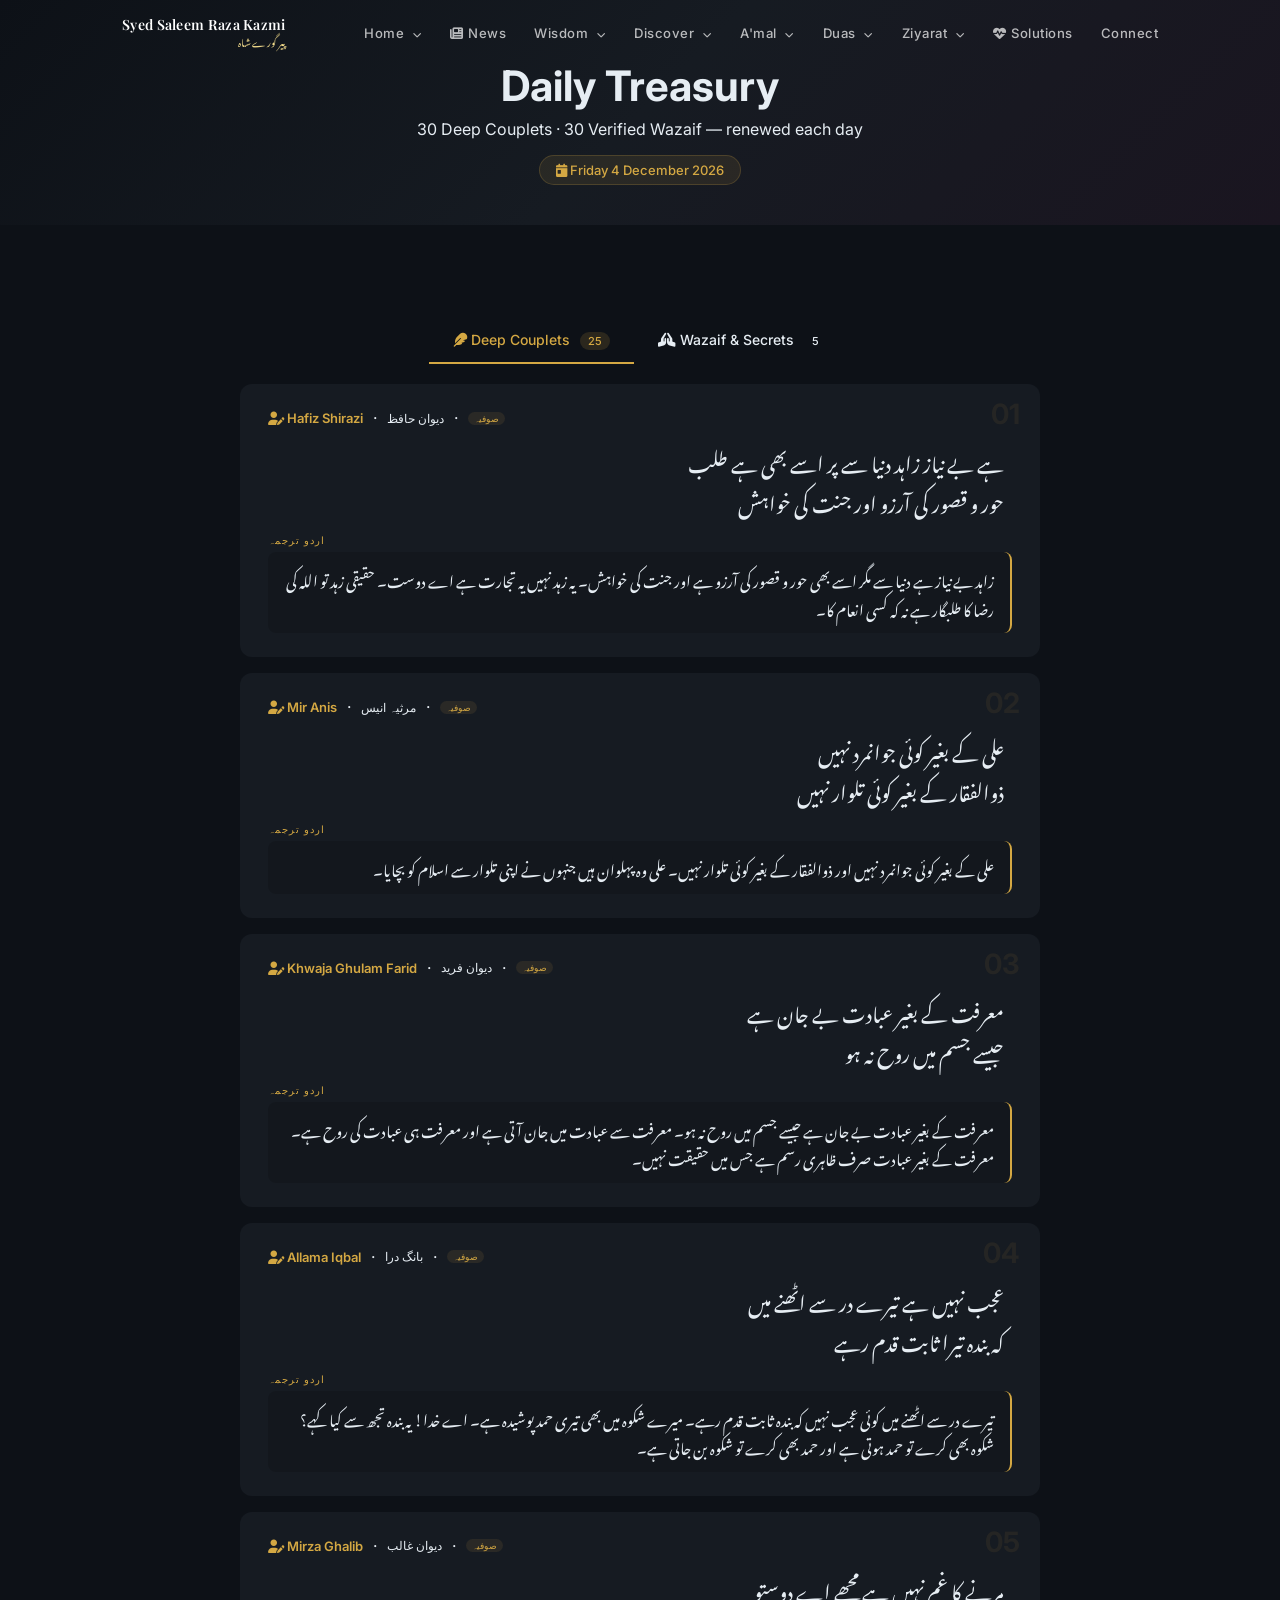
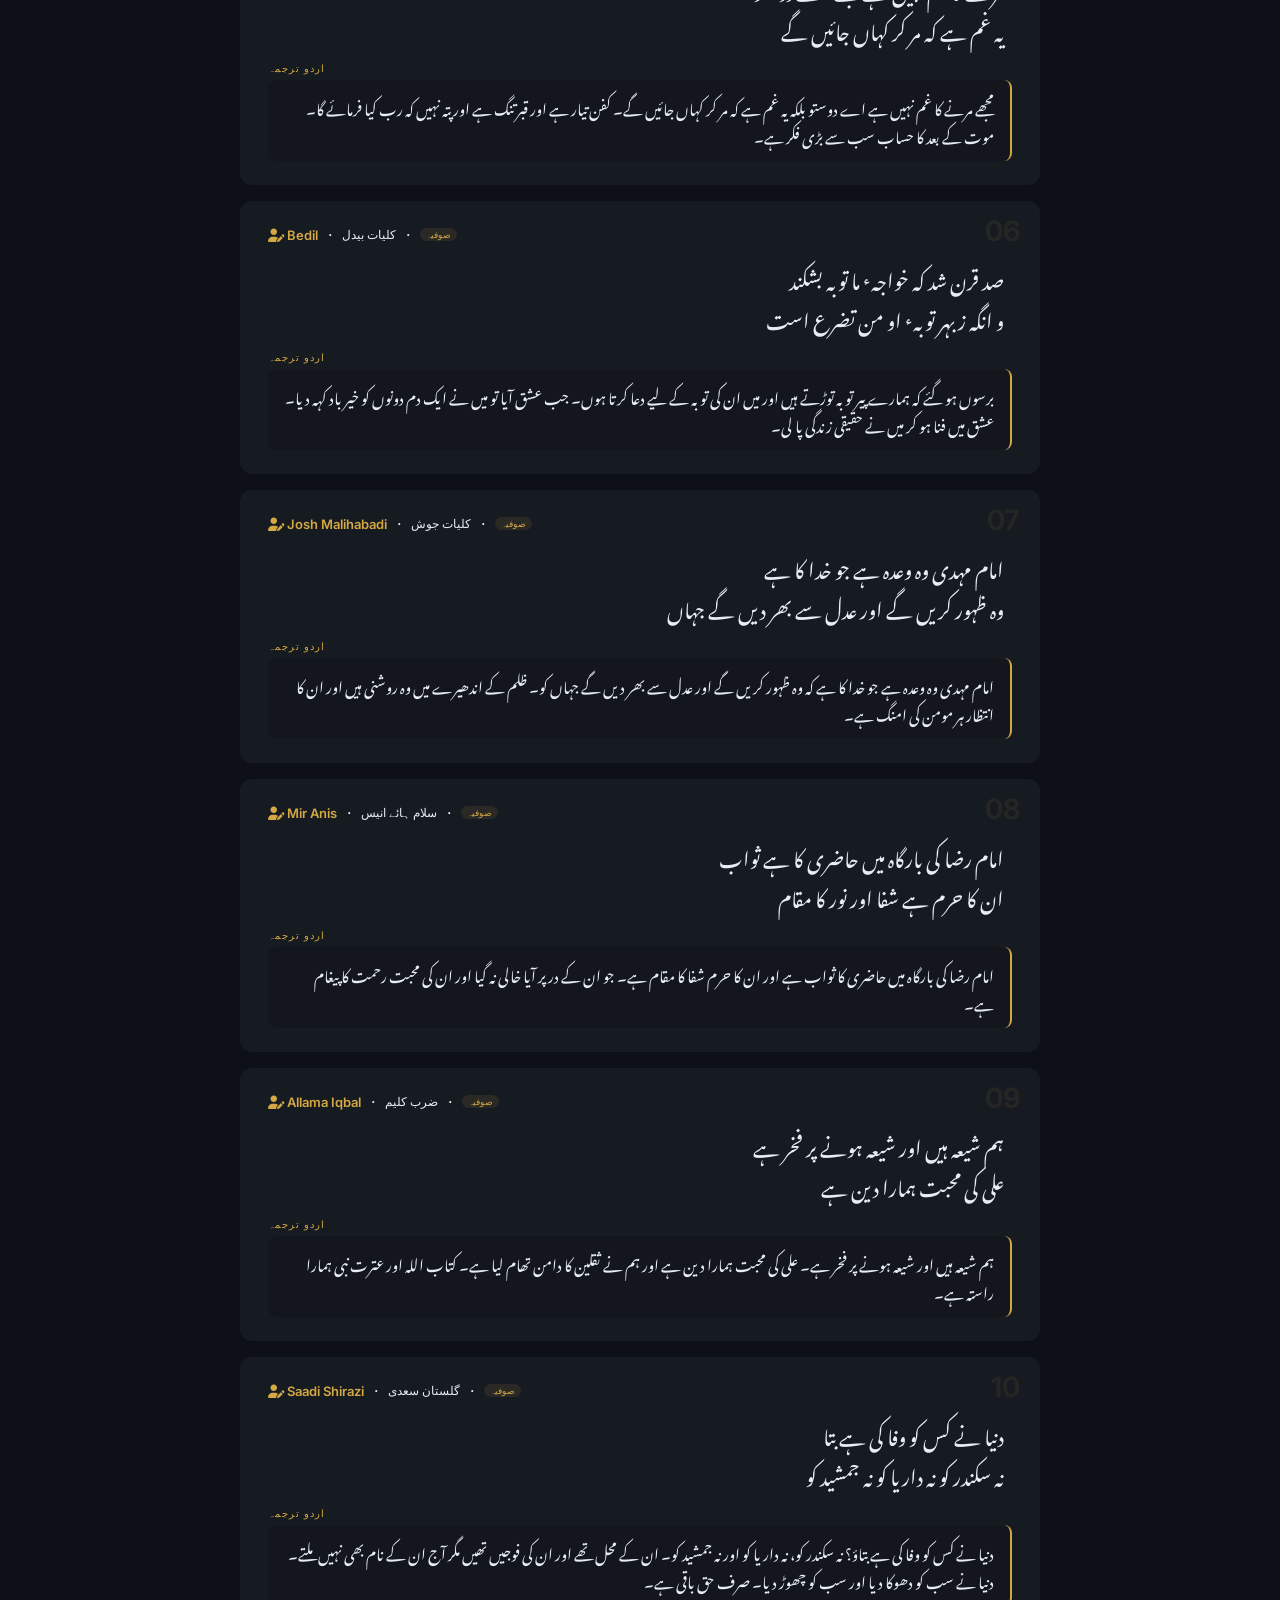
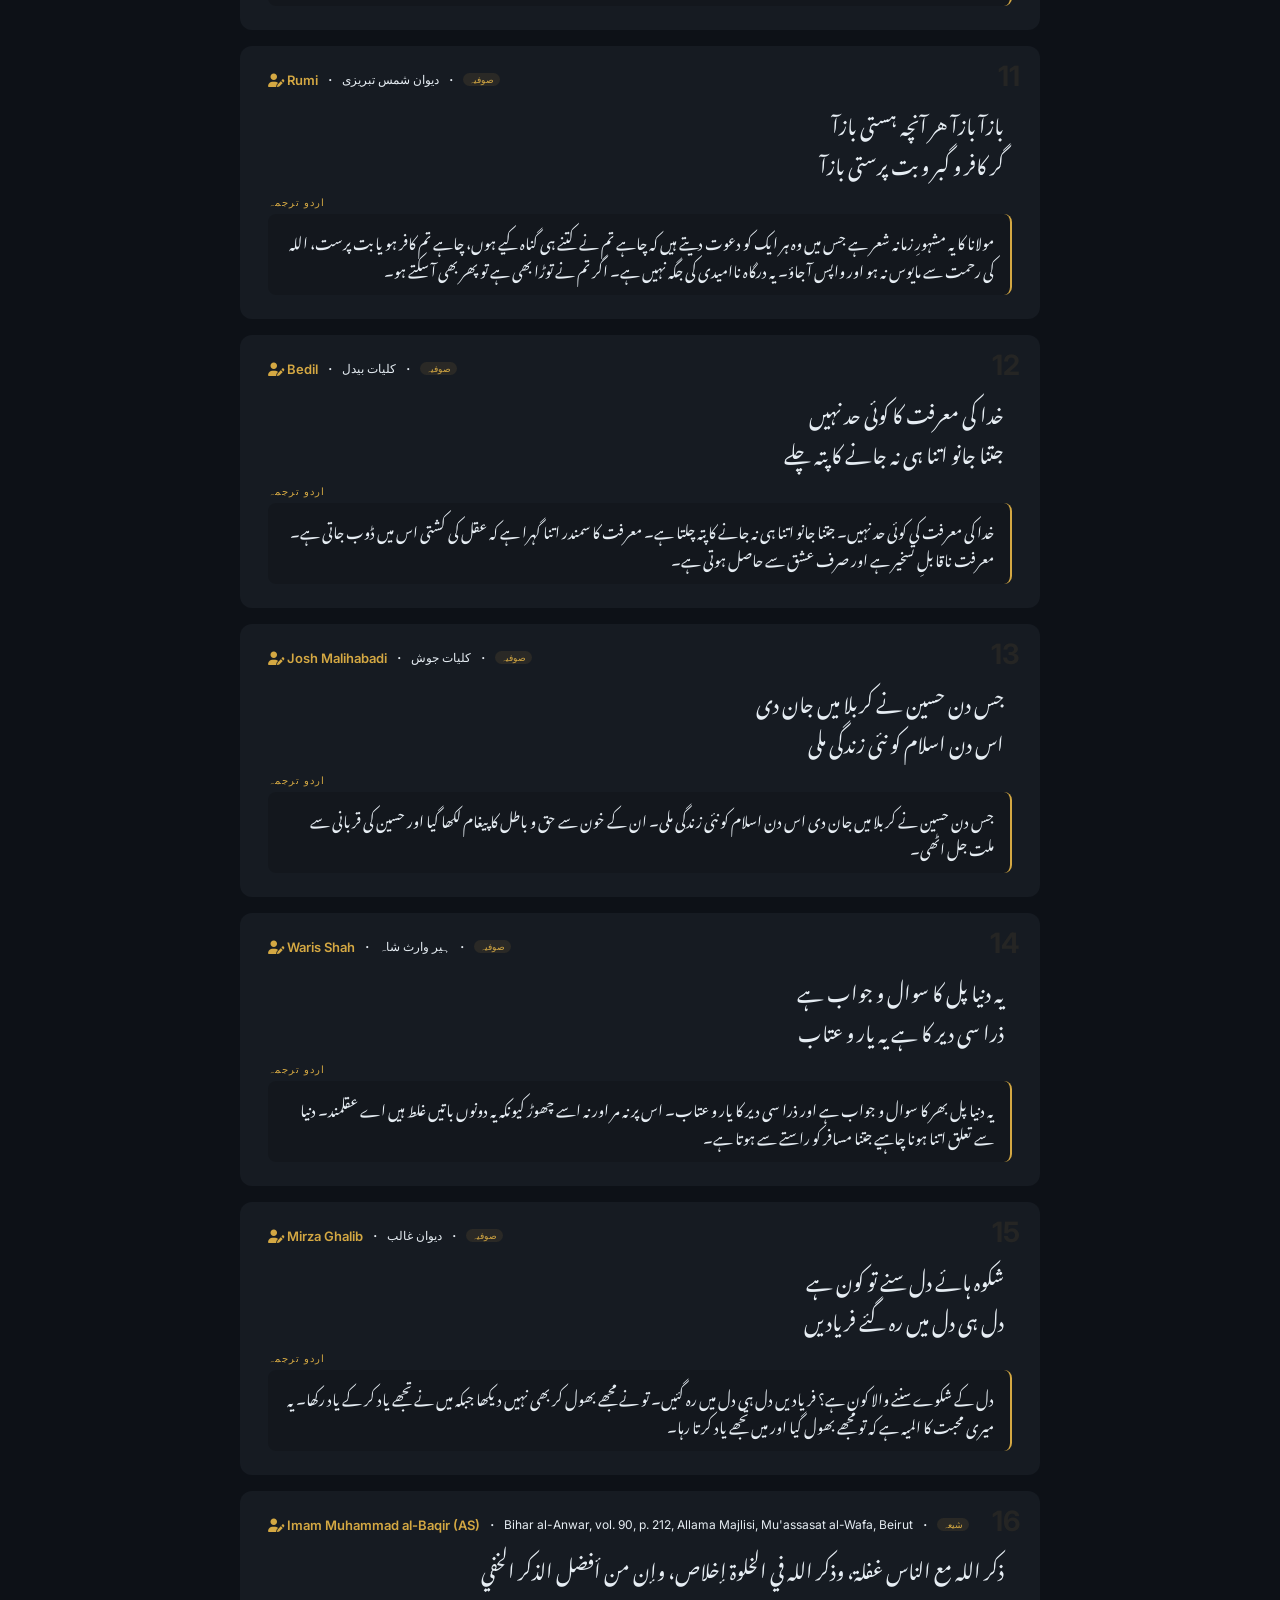
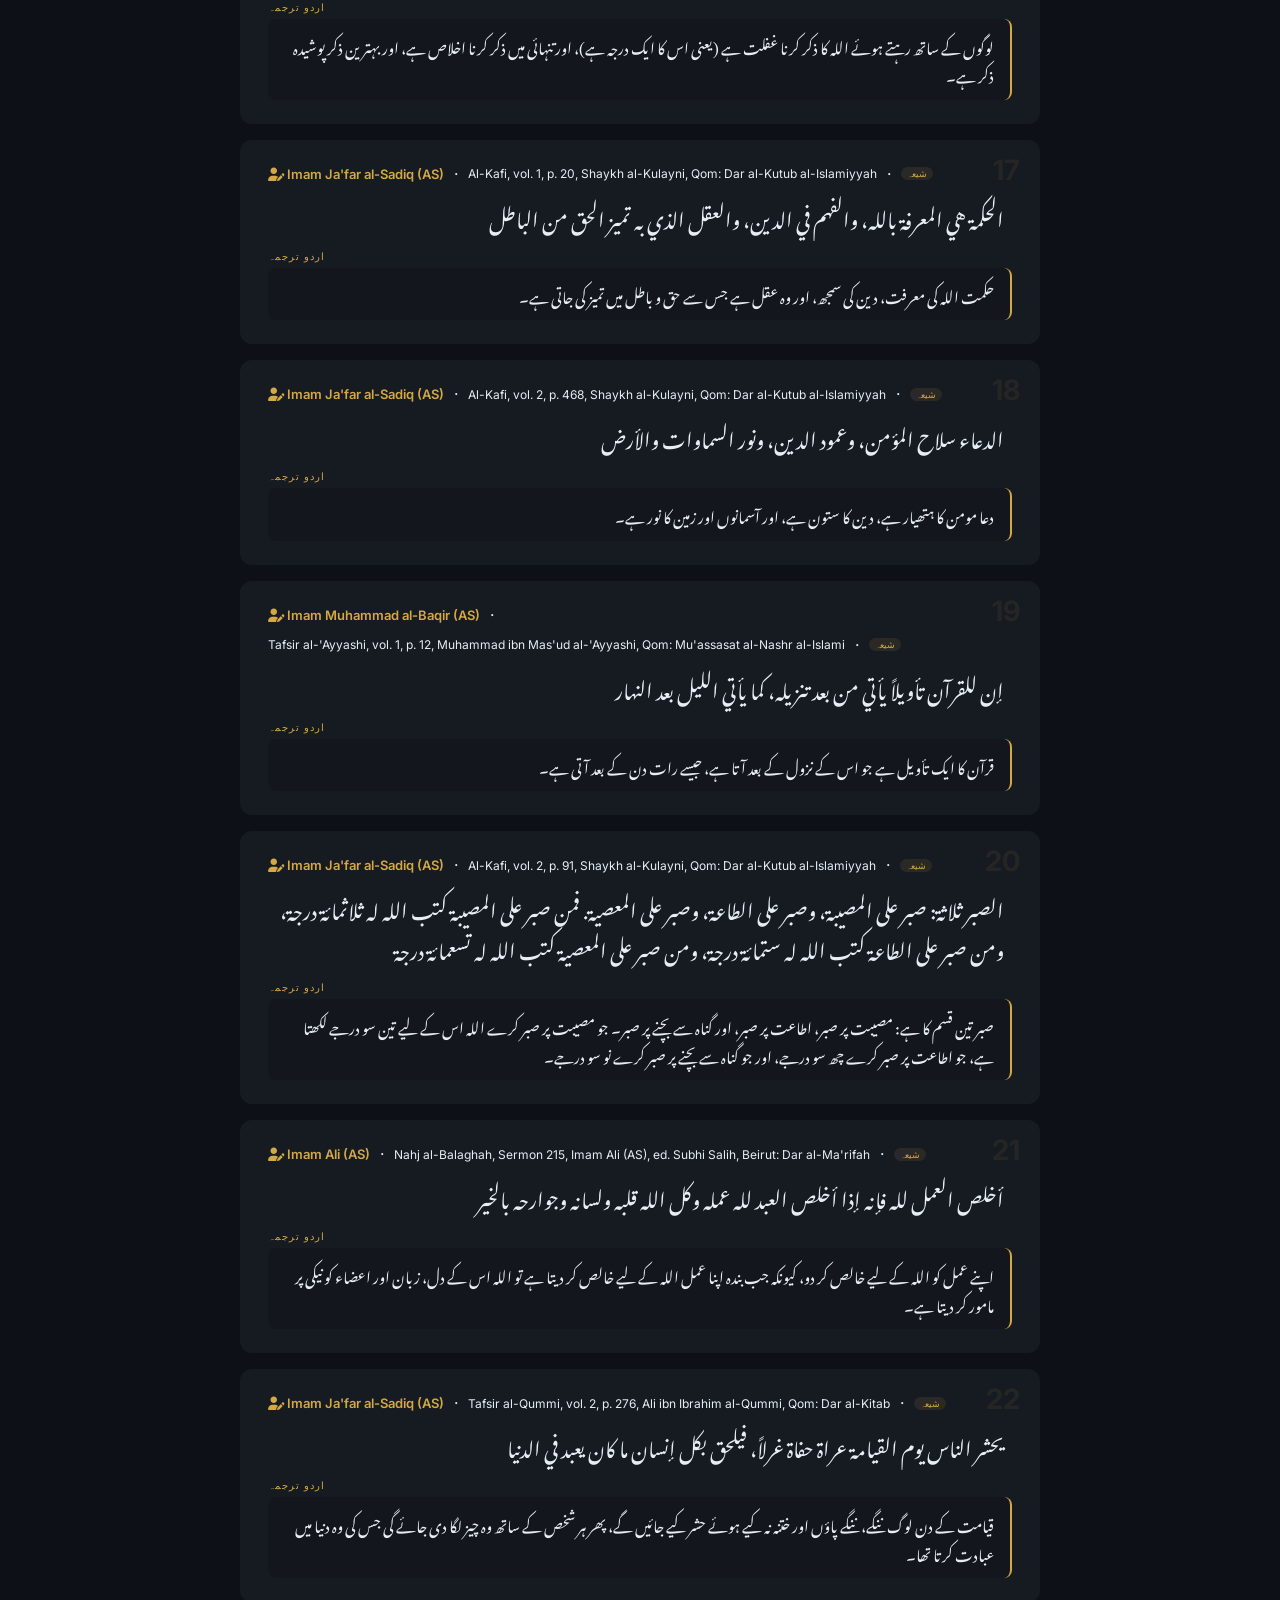
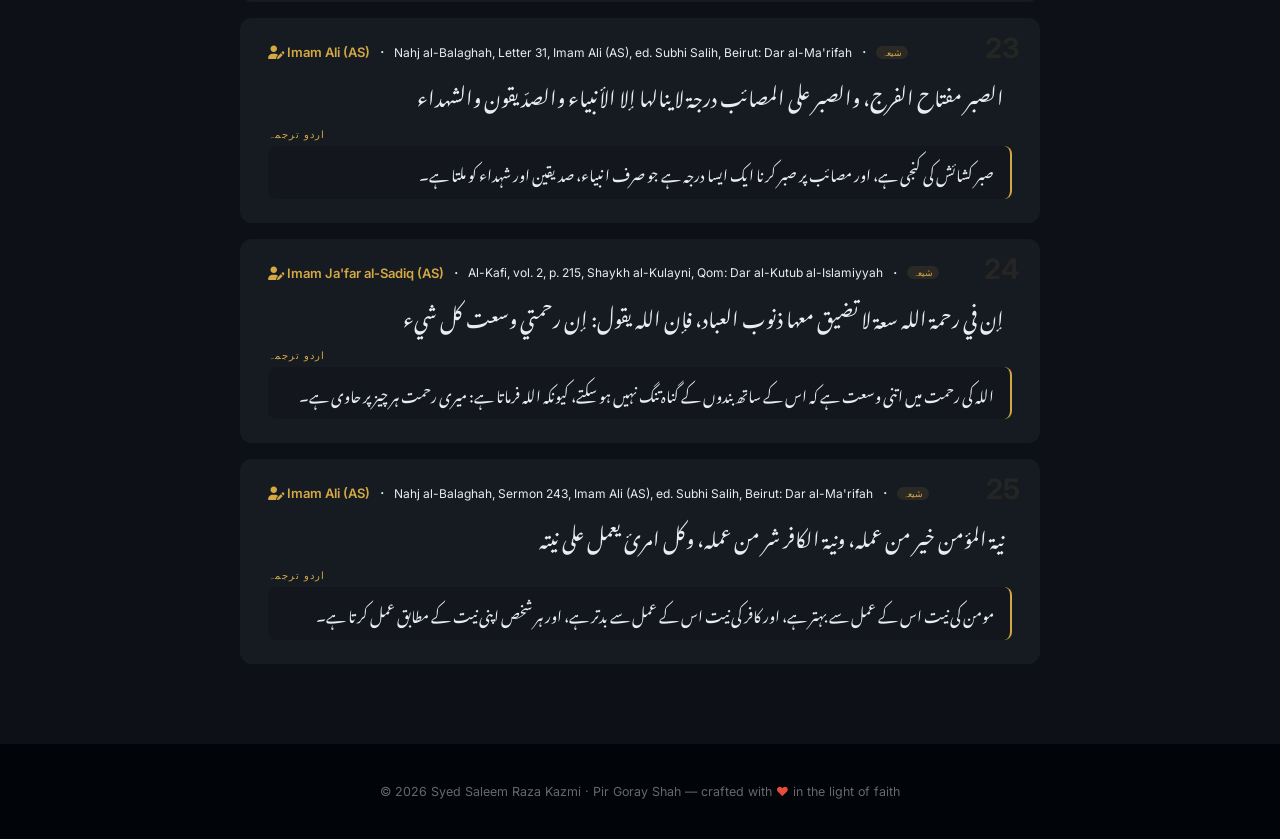
<file: daily.html>
<!DOCTYPE html>
<html lang="en" dir="ltr">
<head>
  <!-- Google tag (gtag.js) -->
<script async src="https://www.googletagmanager.com/gtag/js?id=G-EB6K1V6L5J"></script>
<script>
  window.dataLayer = window.dataLayer || [];
  function gtag(){dataLayer.push(arguments);}
  gtag('js', new Date());

  gtag('config', 'G-EB6K1V6L5J');
</script>
  <meta charset="UTF-8">
  <meta name="viewport" content="width=device-width, initial-scale=1.0">
  <title>Daily Treasury — Peer Goray Shah</title>
  <link href="https://fonts.googleapis.com/css2?family=Playfair+Display:wght@400;600;700&family=Inter:wght@300;400;500;600&family=Noto+Nastaliq+Urdu:wght@400;600;700&family=Amiri:wght@400;700&display=swap" rel="stylesheet">
  <link rel="stylesheet" href="https://cdnjs.cloudflare.com/ajax/libs/font-awesome/6.5.1/css/all.min.css">
  <link rel="stylesheet" href="style.css">
  <style>
    .daily-tabs { display:flex; gap:0; justify-content:center; margin: 30px 0 20px; border-bottom: 1px solid var(--border); flex-wrap:wrap; }
    .daily-tab { background:transparent; border:none; color: var(--text-secondary); padding: 12px 24px; font-family: var(--font-body); font-size: 14px; font-weight: 500; cursor:pointer; border-bottom: 2px solid transparent; transition: all .2s; position:relative; }
    .daily-tab.active { color: var(--gold); border-bottom-color: var(--gold); }
    .daily-tab:hover { color: var(--text); }
    .daily-tab .count { display:inline-block; background: var(--border); color: var(--text-secondary); font-size: 11px; padding: 2px 8px; border-radius: 10px; margin-left: 6px; }
    .daily-tab.active .count { background: rgba(212,168,67,0.15); color: var(--gold); }

    .daily-panel { display:none; }
    .daily-panel.active { display:block; animation: fadeIn .4s ease; }

    .couplet-card { background: var(--card-bg); border: 1px solid var(--border); border-radius: 12px; padding: 24px 28px; margin-bottom: 16px; transition: all .2s; position:relative; overflow:hidden; }
    .couplet-card:hover { border-color: rgba(212,168,67,0.3); transform: translateY(-2px); }
    .couplet-card::before { content:''; position:absolute; top:0; left:0; width:3px; height:100%; background: linear-gradient(to bottom, var(--gold), transparent); opacity:0; transition: opacity .3s; }
    .couplet-card:hover::before { opacity:1; }
    .couplet-num { position:absolute; top:16px; right:20px; font-family: var(--font-display); font-size: 28px; font-weight: 700; color: rgba(212,168,67,0.08); line-height:1; }
    .couplet-meta { display:flex; align-items:center; gap:10px; margin-bottom:12px; flex-wrap:wrap; }
    .couplet-poet { font-weight: 600; color: var(--gold); font-size: 13px; }
    .couplet-book { color: var(--text-secondary); font-size: 12px; }
    .couplet-sep { color: var(--border); }
    .couplet-verse { font-family: 'Noto Nastaliq Urdu', 'Amiri', serif; font-size: 20px; line-height: 2; color: var(--text); direction:rtl; text-align:right; margin-bottom: 14px; padding-right: 8px; }
    .couplet-trans { font-family: 'Noto Nastaliq Urdu', serif; font-size: 15px; line-height: 1.9; color: var(--text-secondary); direction:rtl; text-align:right; padding: 12px 16px; background: rgba(0,0,0,0.15); border-radius: 8px; border-right: 2px solid var(--gold); }
    .couplet-trans-label { font-family: var(--font-body); font-size: 10px; text-transform:uppercase; letter-spacing:1px; color: var(--gold); margin-bottom: 6px; direction:ltr; text-align:left; }

    .wazifa-card { background: var(--card-bg); border: 1px solid var(--border); border-radius: 12px; padding: 22px 26px; margin-bottom: 16px; transition: all .2s; position:relative; }
    .wazifa-card:hover { border-color: rgba(29,185,84,0.3); transform: translateY(-2px); }
    .wazifa-card::before { content:''; position:absolute; top:0; left:0; width:3px; height:100%; background: linear-gradient(to bottom, var(--primary), transparent); opacity:0; transition: opacity .3s; }
    .wazifa-card:hover::before { opacity:1; }
    .wazifa-num { position:absolute; top:14px; right:18px; font-family: var(--font-display); font-size: 26px; font-weight: 700; color: rgba(29,185,84,0.08); }
    .wazifa-header { display:flex; align-items:center; gap:8px; margin-bottom:10px; flex-wrap:wrap; }
    .wazifa-cat { background: rgba(29,185,84,0.1); color: var(--primary); font-size: 11px; font-weight: 600; padding: 3px 10px; border-radius: 20px; text-transform:uppercase; letter-spacing:0.5px; }
    .wazifa-book { color: var(--text-secondary); font-size: 12px; }
    .wazifa-title { font-weight: 600; font-size: 16px; color: var(--text); margin-bottom: 10px; }
    .wazifa-arabic { font-family: 'Amiri', serif; font-size: 20px; line-height: 2; color: var(--text); direction:rtl; text-align:right; margin-bottom: 12px; }
    .wazifa-instruction { font-family: 'Noto Nastaliq Urdu', serif; font-size: 15px; line-height: 1.9; color: var(--text-secondary); direction:rtl; text-align:right; }

    .daily-loading { text-align:center; padding: 60px 20px; color: var(--text-secondary); }
    .daily-loading i { font-size: 32px; color: var(--gold); margin-bottom: 16px; display:block; animation: spin 1.5s linear infinite; }
    @keyframes spin { to { transform: rotate(360deg); } }
    @keyframes fadeIn { from { opacity:0; transform: translateY(10px); } to { opacity:1; transform: translateY(0); } }

    .daily-error { text-align:center; padding: 60px 20px; color: #e74c3c; }
    .daily-empty { text-align:center; padding: 60px 20px; color: var(--text-secondary); }

    .daily-hero { background: linear-gradient(135deg, #0d1117 0%, #161b22 50%, #1a1520 100%); padding: 60px 20px 40px; text-align:center; border-bottom: 1px solid var(--border); }
    .daily-hero h1 { font-family: var(--font-display); font-size: clamp(28px, 5vw, 42px); font-weight: 700; color: var(--text); margin-bottom: 8px; }
    .daily-hero p { color: var(--text-secondary); font-size: 16px; max-width: 600px; margin: 0 auto; }
    .daily-hero .daily-date { display:inline-block; background: rgba(212,168,67,0.1); border: 1px solid rgba(212,168,67,0.2); color: var(--gold); padding: 6px 16px; border-radius: 20px; font-size: 13px; margin-top: 16px; font-weight: 500; }

    @media (max-width: 640px) {
      .couplet-verse { font-size: 17px; }
      .wazifa-arabic { font-size: 17px; }
      .couplet-card, .wazifa-card { padding: 18px 16px; }
    }
  </style>
</head>
<body>

  <nav id="navbar">
    <div class="nav-inner">
      <a href="index.html" class="nav-logo">Syed Saleem Raza Kazmi<span class="sub">پیر گورے شاہ</span></a>
      <button class="nav-toggle" id="navToggle" aria-label="Menu"><i class="fas fa-bars"></i></button>
      <ul class="nav-links" id="navLinks">
        <li class="dropdown">
          <a href="index.html">Home <i class="fas fa-chevron-down" style="font-size:0.55rem;margin-left:4px;"></i></a>
          <ul class="dropdown-menu">
            <li><a href="index.html#carousel"><i class="fas fa-sliders-h"></i> Daily Carousel</a></li>
            <li><a href="index.html#explore"><i class="fas fa-compass"></i> Explore</a></li>
          </ul>
        </li>
        <li><a href="news.html"><i class="fas fa-newspaper"></i> News</a></li>
        <li class="dropdown">
          <a href="wisdom.html">Wisdom <i class="fas fa-chevron-down" style="font-size:0.55rem;margin-left:4px;"></i></a>
          <ul class="dropdown-menu">
            <li><a href="wisdom.html"><i class="fas fa-quote-left"></i> Sayings</a></li>
            <li><a href="wisdom.html?tab=poetry"><i class="fas fa-feather"></i> Poetry</a></li>
            <li><a href="wisdom.html?tab=fun"><i class="fas fa-smile"></i> Fun Facts</a></li>
          </ul>
        </li>
        <li class="dropdown">
          <a href="discover.html">Discover <i class="fas fa-chevron-down" style="font-size:0.55rem;margin-left:4px;"></i></a>
          <ul class="dropdown-menu">
            <li><a href="discover.html"><i class="fas fa-atom"></i> Facts</a></li>
            <li><a href="discover.html?tab=wit"><i class="fas fa-theater-masks"></i> Wit</a></li>
            <li><a href="discover.html?tab=poetry"><i class="fas fa-feather-alt"></i> Poetry</a></li>
            <li><a href="ahelbait.html"><i class="fas fa-star"></i> Ahl al-Bayt Poetry</a></li>
          </ul>
        </li>
        <li class="dropdown">
          <a href="amal.html">A'mal <i class="fas fa-chevron-down" style="font-size:0.55rem;margin-left:4px;"></i></a>
          <ul class="dropdown-menu">
            <li><a href="amal.html"><i class="fas fa-hands-praying"></i> Daily A'mal</a></li>
            <li><a href="amal.html?cat=Worship"><i class="fas fa-mosque"></i> Worship</a></li>
            <li><a href="amal.html?cat=Sustenance"><i class="fas fa-bread-slice"></i> Sustenance</a></li>
            <li><a href="amal.html?cat=Protection"><i class="fas fa-shield-halved"></i> Protection</a></li>
            <li><a href="amal.html?cat=Health"><i class="fas fa-heart-pulse"></i> Health</a></li>
            <li><a href="amal.html?cat=Hereafter"><i class="fas fa-mosque"></i> Hereafter</a></li>
          </ul>
        </li>
        <li class="dropdown">
          <a href="duas.html">Duas <i class="fas fa-chevron-down" style="font-size:0.55rem;margin-left:4px;"></i></a>
          <ul class="dropdown-menu">
            <li><a href="duas.html"><i class="fas fa-book"></i> All Duas</a></li>
            <li><a href="duas.html?cat=Supplication"><i class="fas fa-hand-sparkles"></i> Supplications</a></li>
            <li><a href="duas.html?cat=Worship"><i class="fas fa-mosque"></i> Worship</a></li>
            <li><a href="duas.html?cat=Sahifa"><i class="fas fa-book"></i> Sahifas</a></li>
            <li><a href="duas.html?cat=Monthly"><i class="fas fa-calendar"></i> Monthly</a></li>
          </ul>
        </li>
        <li class="dropdown">
          <a href="ziyarat.html">Ziyarat <i class="fas fa-chevron-down" style="font-size:0.55rem;margin-left:4px;"></i></a>
          <ul class="dropdown-menu">
            <li><a href="ziyarat.html"><i class="fas fa-list"></i> All Ziyarat</a></li>
            <li><a href="duas.html?cat=Ziyarat"><i class="fas fa-building"></i> Browse Ziyarat</a></li>
            <li><a href="duas.html?cat=Sahifa"><i class="fas fa-book"></i> Sahifas</a></li>
          </ul>
        </li>
        <li><a href="problems.html"><i class="fas fa-heart-pulse"></i> Solutions</a></li>
        <li><a href="contact.html">Connect</a></li>
      </ul>
    </div>
  </nav>

  <div class="daily-hero">
    <h1>Daily Treasury</h1>
    <p>30 Deep Couplets &middot; 30 Verified Wazaif — renewed each day</p>
    <div class="daily-date" id="dailyDate"><i class="fas fa-calendar-day"></i> Loading...</div>
  </div>

  <section class="section" style="background: var(--cream);">
    <div class="section-inner" style="max-width: 800px;">

      <div class="daily-tabs" id="dailyTabs">
        <button class="daily-tab active" data-panel="couplets">
          <i class="fas fa-feather"></i> Deep Couplets <span class="count">30</span>
        </button>
        <button class="daily-tab" data-panel="wazaif">
          <i class="fas fa-hands-praying"></i> Wazaif & Secrets <span class="count">30</span>
        </button>
      </div>

      <div class="daily-loading" id="dailyLoading">
        <i class="fas fa-circle-notch"></i>
        <div>Loading today's treasury...</div>
      </div>

      <div class="daily-error" id="dailyError" style="display:none;">
        <i class="fas fa-exclamation-circle" style="font-size:32px;margin-bottom:12px;display:block;"></i>
        <div>Could not load daily content.</div>
        <button class="btn btn-gold" style="margin-top:16px;" onclick="location.reload()">Retry</button>
      </div>

      <div class="daily-panel active" id="panel-couplets"></div>
      <div class="daily-panel" id="panel-wazaif"></div>

    </div>
  </section>

  <footer>
    <p>&copy; <span id="year"></span> Syed Saleem Raza Kazmi · Pir Goray Shah &mdash; crafted with <span class="heart">&hearts;</span> in the light of faith</p>
  </footer>

  <script src="app.js"></script>
  <meta name="cat-A" content="\u0634\u06cc\u0639\u06c1">
  <meta name="cat-B" content="\u0627\u06c1\u0644\u0633\u0646\u062a">
  <meta name="cat-C" content="\u0635\u0648\u0641\u06cc\u06c1">
  <meta name="cat-2" content="\u0627\u062f\u0639\u06cc\u06c1">
  <script>
    (function() {
      var ALL_ITEMS = [];

      // Simple seeded pseudo-random for deterministic daily picks
      function seededRandom(seed) {
        var s = seed % 2147483647;
        if (s <= 0) s += 2147483646;
        return function() {
          s = (s * 16807) % 2147483647;
          return (s - 1) / 2147483646;
        };
      }

      function pickDaily(items, count) {
        var date = new Date();
        var seed = date.getFullYear() * 10000 + (date.getMonth() + 1) * 100 + date.getDate();
        var rng = seededRandom(seed);
        var copy = items.slice();
        // Fisher-Yates shuffle with seeded RNG
        for (var i = copy.length - 1; i > 0; i--) {
          var j = Math.floor(rng() * (i + 1));
          var tmp = copy[i]; copy[i] = copy[j]; copy[j] = tmp;
        }
        return copy.slice(0, count);
      }

      function renderDaily() {
        if (!ALL_ITEMS.length) { showError(); return; }

        document.getElementById('dailyLoading').style.display = 'none';
        var today = new Date();
        var dateStr = today.toLocaleDateString('en-GB', { weekday:'long', year:'numeric', month:'long', day:'numeric' });
        document.getElementById('dailyDate').innerHTML = '<i class="fas fa-calendar-day"></i> ' + dateStr;

        var sayings = ALL_ITEMS.filter(function(d) { return d.subtype === 'saying'; });
        var poetries = ALL_ITEMS.filter(function(d) { return d.subtype === 'poetry'; });
        var facts = ALL_ITEMS.filter(function(d) { return d.subtype === 'fact' || d.subtype === 'wit'; });

        var dailyPoetry = pickDaily(poetries, 15);
        var dailySayings = pickDaily(sayings, 10);
        var dailyFacts = pickDaily(facts, 5);

        var couplets = dailyPoetry.concat(dailySayings);
        var wazaif = dailyFacts;

        // Render Couplets tab
        var panel1 = document.getElementById('panel-couplets');
        var html = '';
        couplets.forEach(function(item, idx) {
          var metaLabel = { 'A': '\u0634\u06cc\u0639\u06c1', 'B': '\u0627\u06c1\u0644\u0633\u0646\u062a', 'C': '\u0635\u0648\u0641\u06cc\u06c1', '2': '\u0627\u062f\u0639\u06cc\u06c1' }[item.meta_category] || '';
          var lines = item.original_text ? item.original_text.split('\n') : [];
          var verse = item.subtype === 'poetry'
            ? (lines[0] || '') + '<br>' + (lines[1] || '')
            : item.original_text;
          html +=
            '<div class="couplet-card">' +
              '<div class="couplet-num">' + String(idx + 1).padStart(2, '0') + '</div>' +
              '<div class="couplet-meta">' +
                '<span class="couplet-poet"><i class="fas fa-user-pen"></i> ' + item.author + '</span>' +
                '<span class="couplet-sep">\u00b7</span>' +
                '<span class="couplet-book">' + (item.source || item.topic_category || '') + '</span>' +
                (metaLabel ? '<span class="couplet-sep">\u00b7</span><span style="font-size:0.55rem;background:rgba(212,168,67,0.1);color:var(--gold);padding:1px 6px;border-radius:8px;">' + metaLabel + '</span>' : '') +
              '</div>' +
              '<div class="couplet-verse">' + verse + '</div>' +
              (item.urdu_translation ?
                '<div class="couplet-trans-label">\u0627\u0631\u062f\u0648 \u062a\u0631\u062c\u0645\u06c1</div>' +
                '<div class="couplet-trans">' + item.urdu_translation + '</div>' : '') +
            '</div>';
        });
        panel1.innerHTML = html;

        // Render Wazaif tab
        var panel2 = document.getElementById('panel-wazaif');
        var html2 = '';
        wazaif.forEach(function(item, idx) {
          var metaLabel = { 'A': '\u0634\u06cc\u0639\u06c1', 'B': '\u0627\u06c1\u0644\u0633\u0646\u062a', 'C': '\u0635\u0648\u0641\u06cc\u06c1', '2': '\u0627\u062f\u0639\u06cc\u06c1' }[item.meta_category] || '';
          html2 +=
            '<div class="wazifa-card">' +
              '<div class="wazifa-num">' + String(idx + 1).padStart(2, '0') + '</div>' +
              '<div class="wazifa-header">' +
                '<span class="wazifa-cat">' + (item.topic_category || (item.subtype === 'wit' ? '\u06a9\u0634\u062a \u0632\u0639\u0641\u0631\u0627\u0653\u06ba' : '\u062d\u0642\u06cc\u0642\u062a')) + '</span>' +
                (metaLabel ? '<span class="wazifa-cat" style="background:rgba(212,168,67,0.1);color:var(--gold);">' + metaLabel + '</span>' : '') +
                '<span class="wazifa-book">' + (item.author || item.source || '') + '</span>' +
              '</div>' +
              '<div class="wazifa-title">' + (item.urdu_translation || item.original_text).slice(0, 80) + '...</div>' +
              '<div class="wazifa-instruction">' + (item.urdu_translation || item.original_text) + '</div>' +
            '</div>';
        });
        panel2.innerHTML = html2;

        // Update tab counts
        document.querySelector('.daily-tab[data-panel="couplets"] .count').textContent = couplets.length;
        document.querySelector('.daily-tab[data-panel="wazaif"] .count').textContent = wazaif.length;
      }

      function showError() {
        document.getElementById('dailyLoading').style.display = 'none';
        document.getElementById('dailyError').style.display = 'block';
      }

      function loadDaily() {
        var xhr = new XMLHttpRequest();
        xhr.open('GET', 'database.json?_=' + Date.now(), true);
        xhr.onload = function() {
          try {
            var data = JSON.parse(xhr.responseText);
            if (data && data.items) { ALL_ITEMS = data.items; }
          } catch(e) {}
          renderDaily();
        };
        xhr.onerror = showError;
        xhr.send();
      }

      // Tab switching
      var tabs = document.querySelectorAll('.daily-tab');
      tabs.forEach(function(tab) {
        tab.addEventListener('click', function() {
          tabs.forEach(function(t) { t.classList.remove('active'); });
          tab.classList.add('active');
          document.querySelectorAll('.daily-panel').forEach(function(p) { p.classList.remove('active'); });
          document.getElementById('panel-' + tab.dataset.panel).classList.add('active');
        });
      });

      loadDaily();
    })();
  </script>
</body>
</html>
</file>
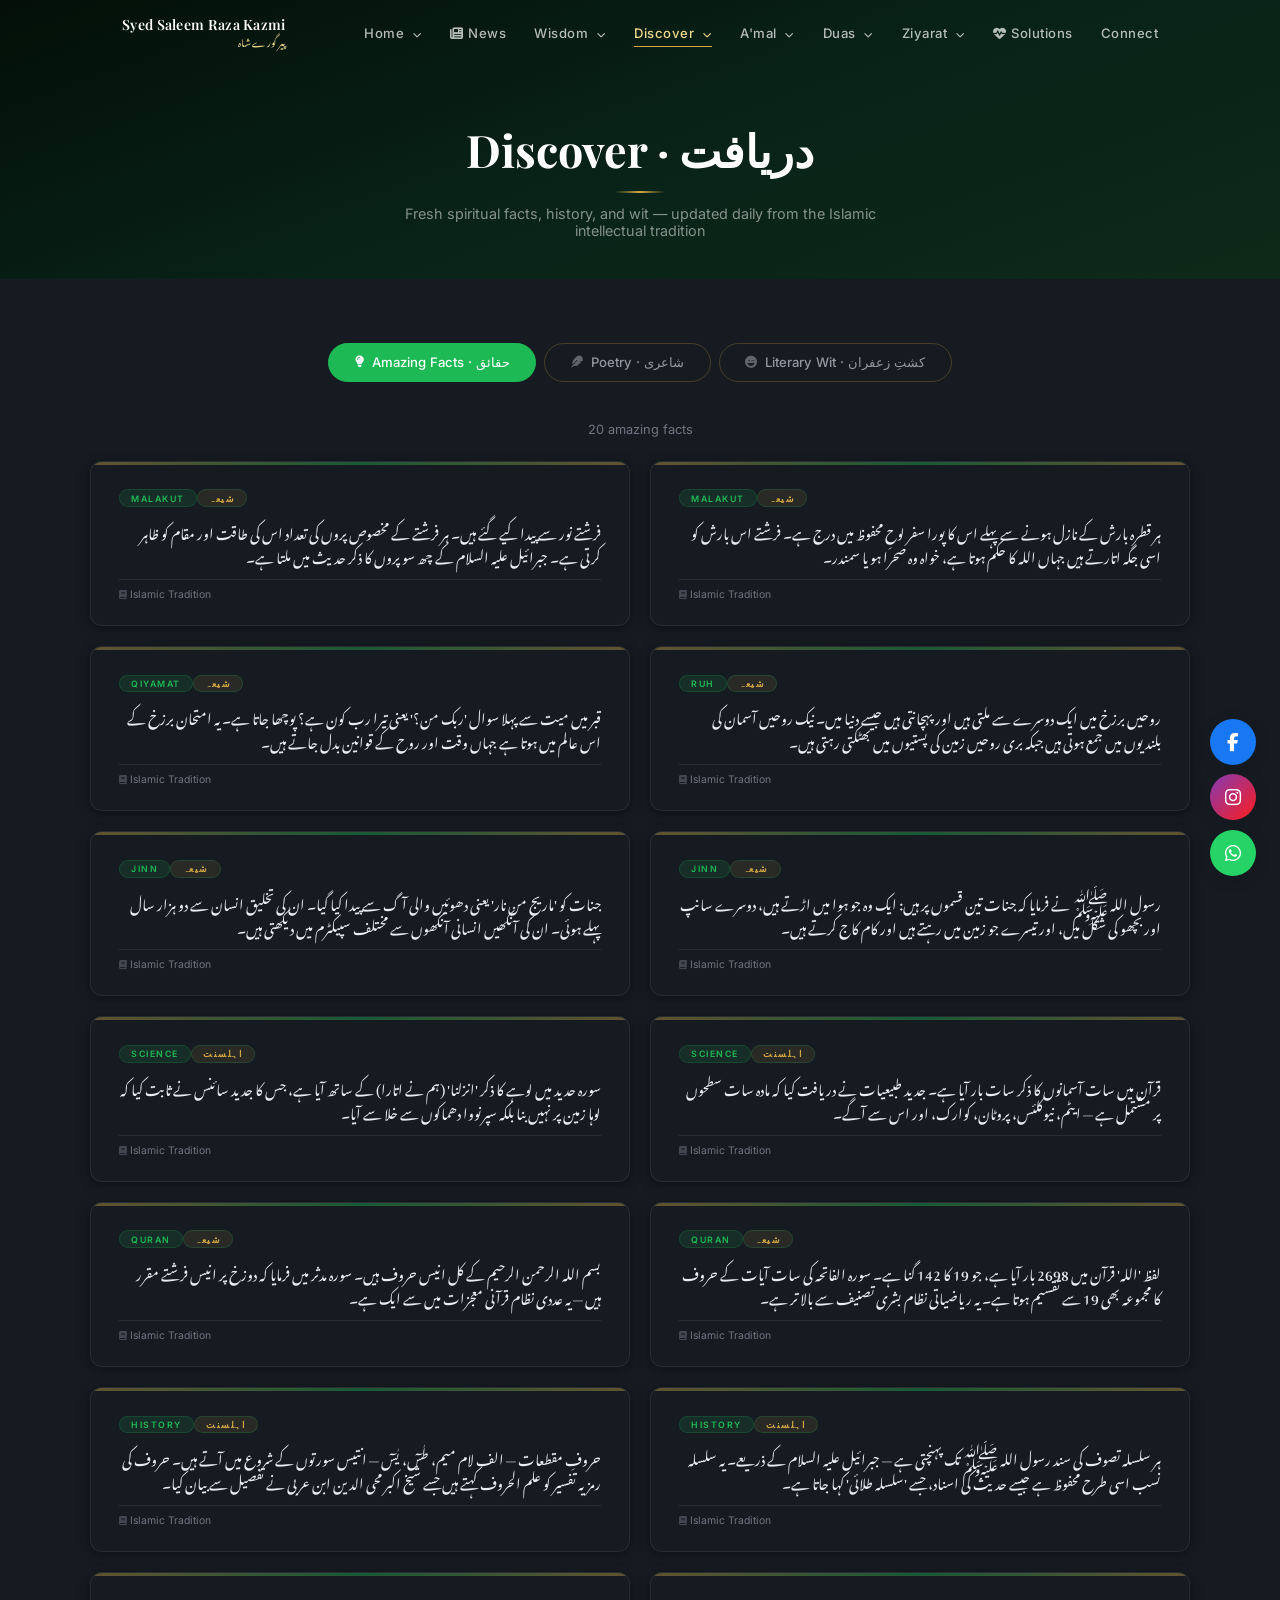
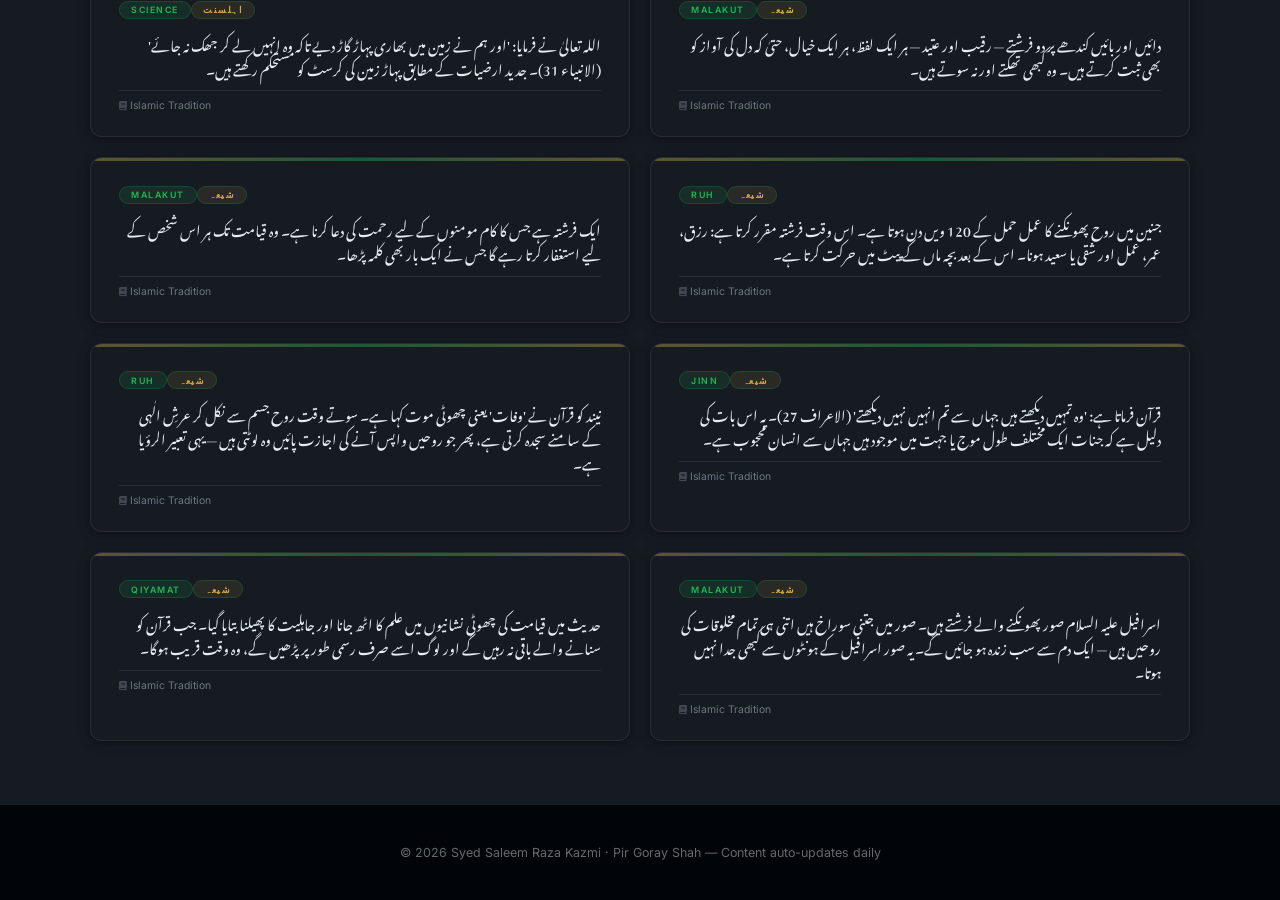
<file: discover.html>
<!DOCTYPE html>
<html lang="en" dir="ltr">
<head>
  <!-- Google tag (gtag.js) -->
<script async src="https://www.googletagmanager.com/gtag/js?id=G-EB6K1V6L5J"></script>
<script>
  window.dataLayer = window.dataLayer || [];
  function gtag(){dataLayer.push(arguments);}
  gtag('js', new Date());

  gtag('config', 'G-EB6K1V6L5J');
</script>
  <meta charset="UTF-8">
  <meta name="viewport" content="width=device-width, initial-scale=1.0">
  <title>Discover – Syed Saleem Raza Kazmi</title>
  <link href="https://fonts.googleapis.com/css2?family=Playfair+Display:wght@400;600;700&family=Inter:wght@300;400;500;600&family=Noto+Nastaliq+Urdu:wght@400;600;700&family=Amiri:wght@400;700&display=swap" rel="stylesheet">
  <link rel="stylesheet" href="https://cdnjs.cloudflare.com/ajax/libs/font-awesome/6.5.1/css/all.min.css">
  <link rel="stylesheet" href="style.css">
</head>
<body>

  <nav id="navbar">
    <div class="nav-inner">
      <a href="index.html" class="nav-logo">Syed Saleem Raza Kazmi<span class="sub">پیر گورے شاہ</span></a>
      <button class="nav-toggle" id="navToggle" aria-label="Menu"><i class="fas fa-bars"></i></button>
      <ul class="nav-links" id="navLinks">
        <li class="dropdown">
          <a href="index.html">Home <i class="fas fa-chevron-down" style="font-size:0.55rem;margin-left:4px;"></i></a>
          <ul class="dropdown-menu">
            <li><a href="index.html#carousel"><i class="fas fa-sliders-h"></i> Daily Carousel</a></li>
            <li><a href="index.html#explore"><i class="fas fa-compass"></i> Explore</a></li>
          </ul>
        </li>
        <li><a href="news.html"><i class="fas fa-newspaper"></i> News</a></li>
        <li class="dropdown">
          <a href="wisdom.html">Wisdom <i class="fas fa-chevron-down" style="font-size:0.55rem;margin-left:4px;"></i></a>
          <ul class="dropdown-menu">
            <li><a href="wisdom.html"><i class="fas fa-quote-left"></i> Sayings</a></li>
            <li><a href="wisdom.html?tab=poetry"><i class="fas fa-feather"></i> Poetry</a></li>
            <li><a href="wisdom.html?tab=fun"><i class="fas fa-smile"></i> Fun Facts</a></li>
          </ul>
        </li>
        <li class="dropdown">
          <a href="discover.html">Discover <i class="fas fa-chevron-down" style="font-size:0.55rem;margin-left:4px;"></i></a>
          <ul class="dropdown-menu">
            <li><a href="discover.html"><i class="fas fa-atom"></i> Facts</a></li>
            <li><a href="discover.html?tab=wit"><i class="fas fa-theater-masks"></i> Wit</a></li>
            <li><a href="discover.html?tab=poetry"><i class="fas fa-feather-alt"></i> Poetry</a></li>
            <li><a href="ahelbait.html"><i class="fas fa-star"></i> Ahl al-Bayt Poetry</a></li>
          </ul>
        </li>
        <li class="dropdown">
          <a href="amal.html">A'mal <i class="fas fa-chevron-down" style="font-size:0.55rem;margin-left:4px;"></i></a>
          <ul class="dropdown-menu">
            <li><a href="amal.html"><i class="fas fa-hands-praying"></i> Daily A'mal</a></li>
            <li><a href="amal.html?cat=Worship"><i class="fas fa-mosque"></i> Worship</a></li>
            <li><a href="amal.html?cat=Sustenance"><i class="fas fa-bread-slice"></i> Sustenance</a></li>
            <li><a href="amal.html?cat=Protection"><i class="fas fa-shield-halved"></i> Protection</a></li>
            <li><a href="amal.html?cat=Health"><i class="fas fa-heart-pulse"></i> Health</a></li>
            <li><a href="amal.html?cat=Hereafter"><i class="fas fa-mosque"></i> Hereafter</a></li>
          </ul>
        </li>
        <li class="dropdown">
          <a href="duas.html">Duas <i class="fas fa-chevron-down" style="font-size:0.55rem;margin-left:4px;"></i></a>
          <ul class="dropdown-menu">
            <li><a href="duas.html"><i class="fas fa-book"></i> All Duas</a></li>
            <li><a href="duas.html?cat=Supplication"><i class="fas fa-hand-sparkles"></i> Supplications</a></li>
            <li><a href="duas.html?cat=Worship"><i class="fas fa-mosque"></i> Worship</a></li>
            <li><a href="duas.html?cat=Sahifa"><i class="fas fa-book"></i> Sahifas</a></li>
            <li><a href="duas.html?cat=Monthly"><i class="fas fa-calendar"></i> Monthly</a></li>
            <li><a href="https://www.duas.org/dua-kumayl.html" target="_blank"><i class="fas fa-hand-sparkles"></i> Dua Kumayl</a></li>
            <li><a href="https://www.duas.org/dua-nudba.html" target="_blank"><i class="fas fa-moon"></i> Dua Nudba</a></li>
            <li><a href="https://www.duas.org/dua-sections.html" target="_blank"><i class="fas fa-sitemap"></i> All Sections</a></li>
          </ul>
        </li>
        <li class="dropdown">
          <a href="ziyarat.html">Ziyarat <i class="fas fa-chevron-down" style="font-size:0.55rem;margin-left:4px;"></i></a>
          <ul class="dropdown-menu">
            <li><a href="ziyarat.html"><i class="fas fa-list"></i> All Ziyarat</a></li>
            <li><a href="duas.html?cat=Ziyarat"><i class="fas fa-building"></i> Browse Ziyarat</a></li>
            <li><a href="duas.html?cat=Sahifa"><i class="fas fa-book"></i> Sahifas</a></li>
            <li><a href="https://www.duas.org/ziyarat-jamia-kabira.html" target="_blank"><i class="fas fa-building"></i> Jamia Kabira</a></li>
            <li><a href="https://www.duas.org/mobile/ziyarat-imam-hussain-ashura.html" target="_blank"><i class="fas fa-cross"></i> Ashura</a></li>
            <li><a href="https://www.duas.org/ziyarat.html" target="_blank"><i class="fas fa-list"></i> Full list</a></li>
          </ul>
        </li>
        <li><a href="problems.html"><i class="fas fa-heart-pulse"></i> Solutions</a></li>
        <li><a href="contact.html">Connect</a></li>
      </ul>
    </div>
  </nav>

  <div class="page-header">
    <h1>Discover · دریافت</h1>
    <div class="divider"></div>
    <p>Fresh spiritual facts, history, and wit — updated daily from the Islamic intellectual tradition</p>
  </div>

  <section class="section" style="background: var(--card-bg);">
    <div class="section-inner">

      <div class="discover-tabs" id="tabBar">
        <button class="discover-tab active" data-tab="facts"><i class="fas fa-lightbulb"></i> Amazing Facts · حقائق</button>
        <button class="discover-tab" data-tab="poetry"><i class="fas fa-feather"></i> Poetry · شاعری</button>
        <button class="discover-tab" data-tab="wit"><i class="fas fa-grin-wink"></i> Literary Wit · کشتِ زعفران</button>
      </div>

      <div class="discover-panel active" id="panel-facts">
        <div class="discover-count" id="factsCount"></div>
        <div class="discover-grid" id="factsGrid"></div>
        <div class="empty-state" id="factsEmpty" style="display:none;">
          <i class="fas fa-spinner fa-pulse"></i>
          <p>Loading facts...</p>
        </div>
      </div>

      <div class="discover-panel" id="panel-poetry">
        <div class="discover-count" id="poetryCount"></div>
        <div class="discover-grid" id="poetryGrid"></div>
        <div class="empty-state" id="poetryEmpty" style="display:none;">
          <i class="fas fa-spinner fa-pulse"></i>
          <p>Loading poetry...</p>
        </div>
      </div>

      <div class="discover-panel" id="panel-wit">
        <div class="discover-count" id="witCount"></div>
        <div class="discover-grid" id="witGrid"></div>
        <div class="empty-state" id="witEmpty" style="display:none;">
          <i class="fas fa-spinner fa-pulse"></i>
          <p>Loading wit...</p>
        </div>
      </div>

    </div>
  </section>

  <footer>
    <p>&copy; <span id="year"></span> Syed Saleem Raza Kazmi · Pir Goray Shah &mdash; Content auto-updates daily</p>
  </footer>

  <div class="floating">
    <a href="https://www.facebook.com/syed.saleem.raza.kazmi.2025" target="_blank" rel="noopener" class="f-fb"><i class="fab fa-facebook-f"></i></a>
    <a href="https://www.instagram.com/ishq_e_ali_as" target="_blank" rel="noopener" class="f-ig"><i class="fab fa-instagram"></i></a>
    <a href="https://wa.me/923244787885" target="_blank" rel="noopener" class="f-wa"><i class="fab fa-whatsapp"></i></a>
  </div>

  <script src="app.js"></script>
  <script>
    (function() {
      var ALL = [];

      function showEmpty(prefix, label) {
        document.getElementById(prefix + 'Grid').innerHTML = '';
        document.getElementById(prefix + 'Empty').style.display = 'block';
        document.getElementById(prefix + 'Count').textContent = '';
        document.getElementById(prefix + 'Empty').innerHTML = '<i class="fas fa-inbox"></i><p>No ' + label + ' available yet. Check back soon.</p>';
      }

      function render() {
        if (!ALL.length) return;

        var facts = ALL.filter(function(d) { return d.subtype === 'fact'; });
        var wit = ALL.filter(function(d) { return d.subtype === 'wit'; });

        if (facts.length) {
          document.getElementById('factsEmpty').style.display = 'none';
          document.getElementById('factsCount').textContent = facts.length + ' amazing facts';
          document.getElementById('factsGrid').innerHTML = facts.map(function(f) {
            var metaLabel = { 'A': '\u0634\u06cc\u0639\u06c1', 'B': '\u0627\u06c1\u0644\u0633\u0646\u062a', 'C': '\u0635\u0648\u0641\u06cc\u06c1', '2': '\u0627\u062f\u0639\u06cc\u06c1' }[f.meta_category] || '';
            return '<div class="discover-card">' +
              (f.topic_category ? '<div class="dc-badge">' + f.topic_category + '</div>' : '') +
              (metaLabel ? '<div class="dc-badge" style="background:rgba(212,168,67,0.1);color:var(--gold);">' + metaLabel + '</div>' : '') +
              '<div class="dc-text rtl">' + (f.urdu_translation || f.original_text) + '</div>' +
              '<div class="dc-source"><span><i class="fas fa-book"></i> ' + (f.source || f.author || 'Islamic Tradition') + '</span></div>' +
            '</div>';
          }).join('');
        } else {
          showEmpty('facts', 'facts');
        }

        if (wit.length) {
          document.getElementById('witEmpty').style.display = 'none';
          document.getElementById('witCount').textContent = wit.length + ' literary wit entries';
          document.getElementById('witGrid').innerHTML = wit.map(function(w) {
            var metaLabel = { 'A': '\u0634\u06cc\u0639\u06c1', 'B': '\u0627\u06c1\u0644\u0633\u0646\u062a', 'C': '\u0635\u0648\u0641\u06cc\u06c1', '2': '\u0627\u062f\u0639\u06cc\u06c1' }[w.meta_category] || '';
            return '<div class="discover-card">' +
              (w.subtype ? '<div class="dc-badge">' + w.subtype + '</div>' : '') +
              (metaLabel ? '<div class="dc-badge" style="background:rgba(212,168,67,0.1);color:var(--gold);">' + metaLabel + '</div>' : '') +
              '<div class="dc-text rtl">' + (w.urdu_translation || w.original_text) + '</div>' +
              '<div class="dc-source"><span><i class="fas fa-book"></i> ' + (w.source || w.author || 'Hikmah') + '</span></div>' +
            '</div>';
          }).join('');
        } else {
          showEmpty('wit', 'wit entries');
        }
      }

      function renderPoetry(poems) {
        if (!poems.length) return;
        document.getElementById('poetryEmpty').style.display = 'none';
        document.getElementById('poetryCount').textContent = poems.length + ' couplets';
        document.getElementById('poetryGrid').innerHTML = poems.map(function(p) {
          var metaLabel = { 'A': '\u0634\u06cc\u0639\u06c1', 'B': '\u0627\u06c1\u0644\u0633\u0646\u062a', 'C': '\u0635\u0648\u0641\u06cc\u06c1', '2': '\u0627\u062f\u0639\u06cc\u06c1' }[p.meta_category] || '';
          var lines = p.original_text ? p.original_text.split('\n') : [];
          return '<div class="discover-card poetry">' +
            (p.topic_category ? '<div class="dc-badge">' + p.topic_category + '</div>' : '') +
            (metaLabel ? '<div class="dc-badge" style="background:rgba(212,168,67,0.1);color:var(--gold);">' + metaLabel + '</div>' : '') +
            '<div class="poem-misra-wrapper">' +
            '<div class="poem-misra">' + (lines[0] || '') + '</div>' +
            '<div class="poem-misra">' + (lines[1] || '') + '</div>' +
            '</div>' +
            (p.urdu_translation ? '<div class="poem-urdu" style="margin-top:0.6rem;direction:rtl;font-family:\'Noto Nastaliq Urdu\',serif;color:var(--text-light);font-size:0.8rem;line-height:1.6;text-align:center;">' + p.urdu_translation + '</div>' : '') +
            '<div class="dc-source"><span><i class="fas fa-user"></i> ' + p.author + '</span><span><i class="fas fa-book"></i> ' + (p.source || '') + '</span></div>' +
            (p.ishraq ? '<div class="poem-essence-foot">' + p.ishraq + '</div>' : '') +
          '</div>';
        }).join('');
      }

      // Tab switching
      document.getElementById('tabBar').addEventListener('click', function(e) {
        var btn = e.target.closest('.discover-tab');
        if (!btn) return;
        document.querySelectorAll('.discover-tab').forEach(function(b) { b.classList.remove('active'); });
        document.querySelectorAll('.discover-panel').forEach(function(p) { p.classList.remove('active'); });
        btn.classList.add('active');
        document.getElementById('panel-' + btn.dataset.tab).classList.add('active');
      });

      // Fetch unified database.json
      document.getElementById('factsEmpty').style.display = 'block';
      document.getElementById('witEmpty').style.display = 'block';
      document.getElementById('poetryEmpty').style.display = 'block';

      var xhr = new XMLHttpRequest();
      xhr.open('GET', 'database.json?_=' + Date.now(), true);
      xhr.onload = function() {
        try {
          var data = JSON.parse(xhr.responseText);
          if (data && data.items) {
            ALL = data.items;
            render();
            renderPoetry(ALL.filter(function(d) { return d.subtype === 'poetry'; }));
          }
        } catch(e) {
          document.getElementById('factsEmpty').innerHTML = '<p>Could not load content. Please refresh.</p>';
          document.getElementById('witEmpty').innerHTML = '<p>Could not load content. Please refresh.</p>';
          document.getElementById('poetryEmpty').innerHTML = '<p>Could not load content. Please refresh.</p>';
        }
      };
      xhr.onerror = function() {
        document.getElementById('factsEmpty').innerHTML = '<p>Network error. Please refresh.</p>';
        document.getElementById('witEmpty').innerHTML = '<p>Network error. Please refresh.</p>';
        document.getElementById('poetryEmpty').innerHTML = '<p>Network error. Please refresh.</p>';
      };
      xhr.send();
    })();
  </script>
</body>
</html>
</file>
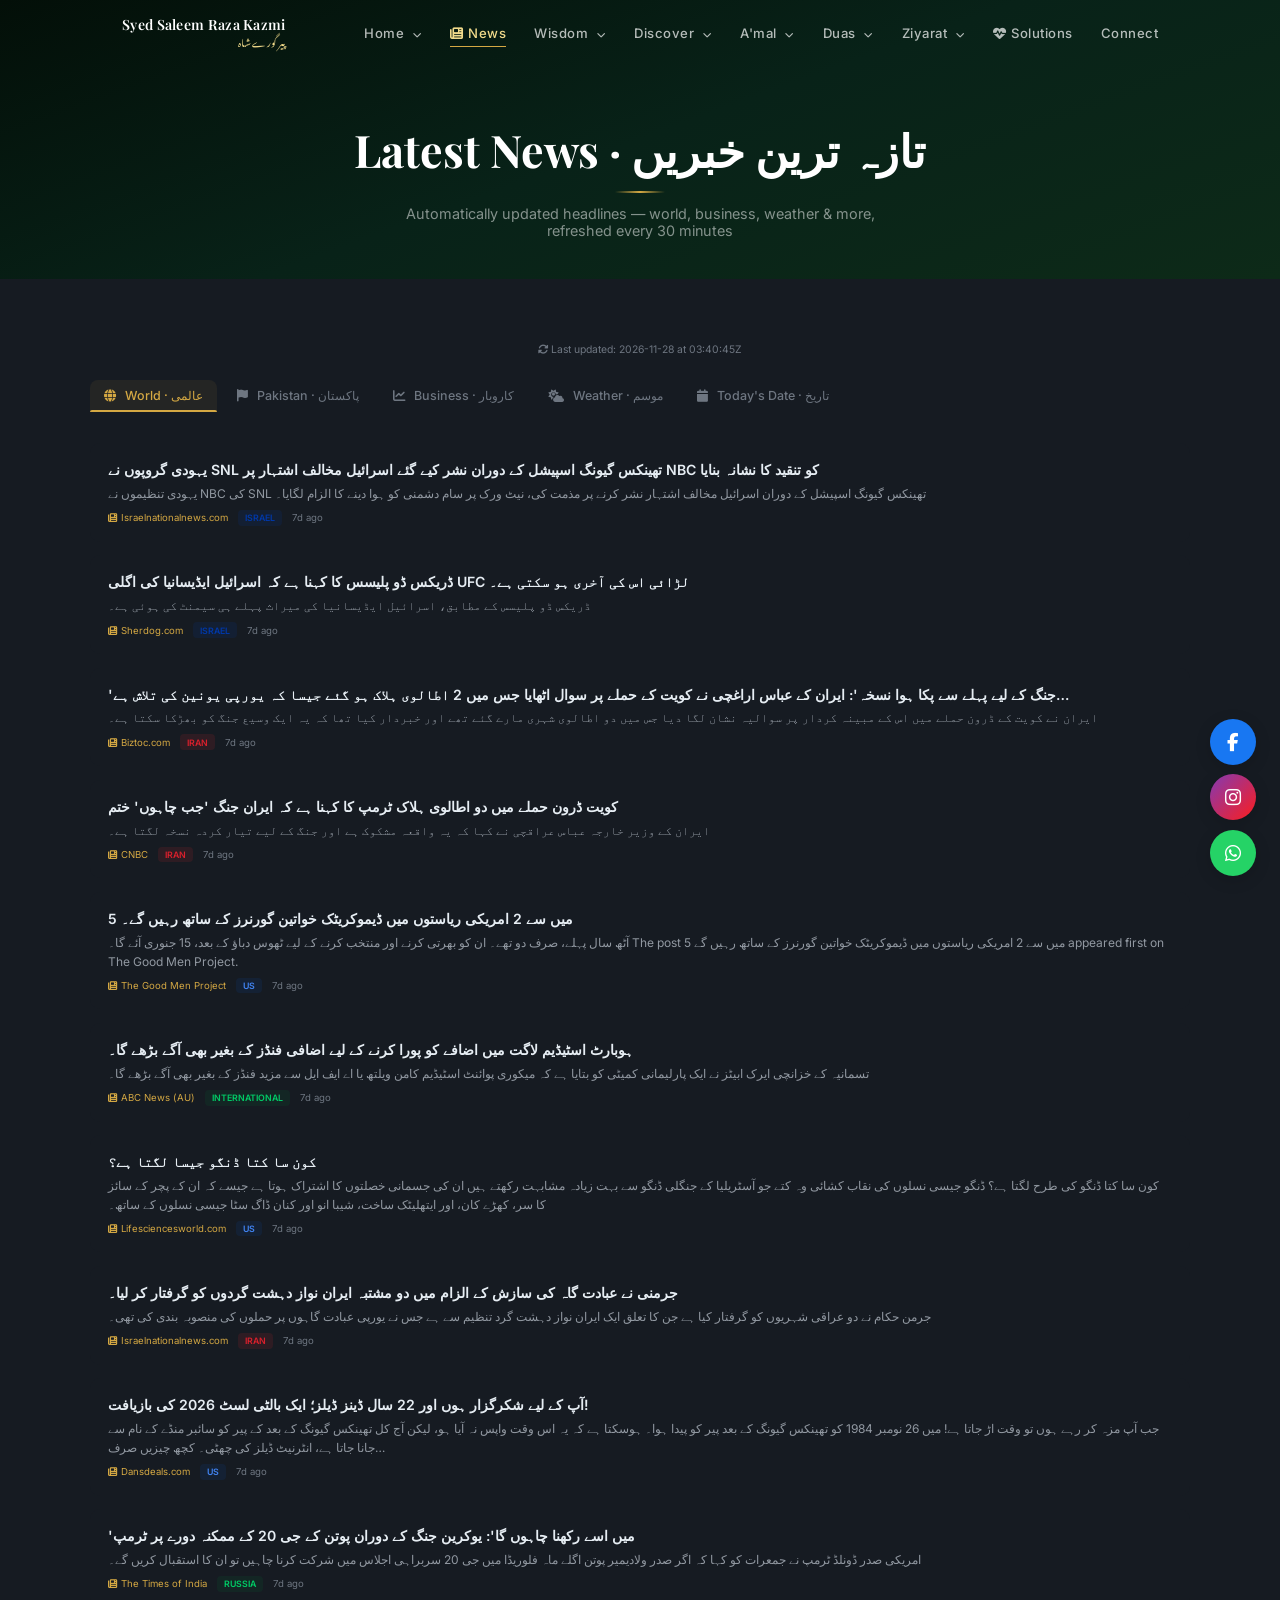
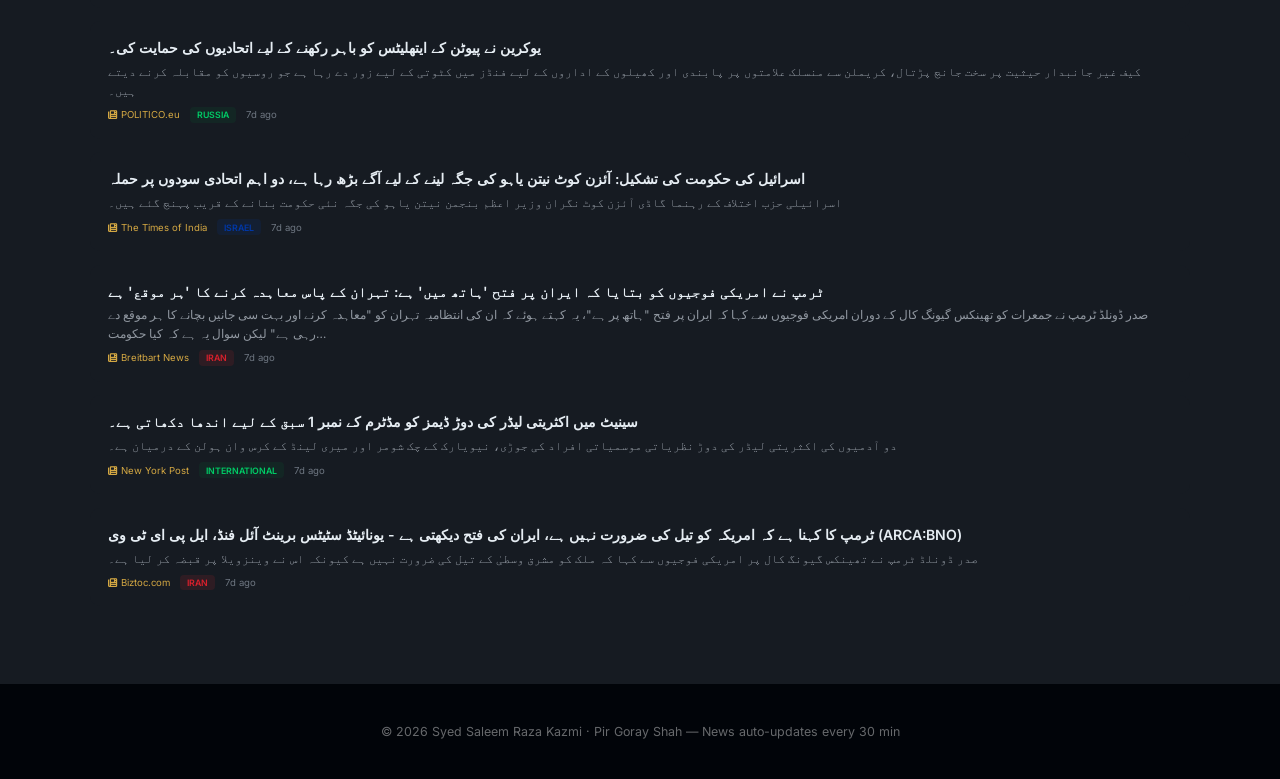
<file: news.html>
<!DOCTYPE html>
<html lang="en" dir="ltr">
<head>
<script async src="https://www.googletagmanager.com/gtag/js?id=G-EB6K1V6L5J"></script>
<script>
  window.dataLayer = window.dataLayer || [];
  function gtag(){dataLayer.push(arguments);}
  gtag('js', new Date());
  gtag('config', 'G-EB6K1V6L5J');
</script>
  <meta charset="UTF-8">
  <meta name="viewport" content="width=device-width, initial-scale=1.0">
  <title>Latest News – Syed Saleem Raza Kazmi</title>
  <link href="https://fonts.googleapis.com/css2?family=Playfair+Display:wght@400;600;700&family=Inter:wght@300;400;500;600&family=Noto+Nastaliq+Urdu:wght@400;600;700&family=Amiri:wght@400;700&display=swap" rel="stylesheet">
  <link rel="stylesheet" href="https://cdnjs.cloudflare.com/ajax/libs/font-awesome/6.5.1/css/all.min.css">
  <link rel="stylesheet" href="style.css">
  <style>
    .news-tabs {
      display: flex;
      gap: 0.35rem;
      flex-wrap: wrap;
      margin-bottom: 1.5rem;
      border-bottom: 1px solid var(--border);
      padding-bottom: 0.5rem;
    }
    .news-tab {
      background: transparent;
      border: none;
      color: var(--text-muted);
      font-family: var(--font-body);
      font-size: 0.78rem;
      font-weight: 500;
      padding: 0.5rem 0.9rem;
      border-radius: 8px 8px 0 0;
      cursor: pointer;
      transition: all 0.3s;
      position: relative;
    }
    .news-tab i { margin-right: 0.35rem; }
    .news-tab:hover { color: var(--text); background: rgba(255,255,255,0.04); }
    .news-tab.active { color: var(--gold); background: rgba(198,153,72,0.08); }
    .news-tab.active::after {
      content: ''; position: absolute; bottom: -1px; left: 0; right: 0;
      height: 2px; background: var(--gold); border-radius: 2px 2px 0 0;
    }
    .news-panel { display: none; }
    .news-panel.active { display: block; }

    .news-card {
      background: var(--card-bg); border: 1px solid var(--border);
      border-radius: 10px; padding: 1rem 1.15rem; margin-bottom: 0.85rem;
      transition: border-color 0.3s; position: relative;
    }
    .news-card:hover { border-color: var(--gold); }
    .news-card a { text-decoration: none; color: inherit; display: block; }
    .news-card .n-title {
      font-size: 0.88rem; font-weight: 600; color: var(--text);
      line-height: 1.5; margin-bottom: 0.3rem;
    }
    .news-card .n-desc {
      font-size: 0.75rem; color: var(--text-light);
      line-height: 1.55;
    }
    .news-card .n-meta {
      font-size: 0.6rem; color: var(--text-muted);
      margin-top: 0.4rem; display: flex; align-items: center; gap: 0.6rem; flex-wrap: wrap;
    }
    .news-card .n-source { color: var(--gold); }
    .news-card .n-flag {
      display: inline-block; font-size: 0.55rem; font-weight: 600;
      padding: 0.15rem 0.45rem; border-radius: 4px; text-transform: uppercase;
    }
    .n-flag-pk { background: rgba(0,102,51,0.15); color: #00cc66; }
    .n-flag-us { background: rgba(13,71,161,0.15); color: #4285f4; }
    .n-flag-uk { background: rgba(0,33,71,0.15); color: #1d3557; }
    .n-flag-ir { background: rgba(218,32,44,0.12); color: #da202c; }
    .n-flag-iq { background: rgba(0,123,61,0.12); color: #007b3d; }
    .n-flag-il { background: rgba(0,56,168,0.12); color: #0038a8; }
    .n-flag-in { background: rgba(255,153,51,0.12); color: #ff9933; }

    .n-empty {
      text-align: center; padding: 3rem 1rem;
      color: var(--text-muted);
    }
    .n-empty i { font-size: 2.5rem; margin-bottom: 0.7rem; opacity: 0.4; }

    .biz-card {
      background: linear-gradient(160deg, #1a2a1a, #0d1f0d);
      border: 1px solid rgba(63,185,80,0.2);
      border-radius: 14px; padding: 2rem; text-align: center;
      max-width: 700px; margin: 1rem auto;
    }
    .biz-card .biz-quote {
      font-family: 'Playfair Display', serif;
      font-size: 1.15rem; color: var(--gold); line-height: 1.6;
      font-style: italic; margin-bottom: 0.8rem;
    }
    .biz-card .biz-quote::before { content: '\201C'; font-size: 2rem; color: var(--gold); opacity: 0.5; }
    .biz-card .biz-quote::after { content: '\201D'; font-size: 2rem; color: var(--gold); opacity: 0.5; }
    .biz-card .biz-author { font-size: 0.8rem; color: var(--text-light); }
    .biz-card .biz-urdu {
      font-family: 'Noto Nastaliq Urdu', serif;
      font-size: 0.9rem; color: var(--text-light);
      direction: rtl; margin-top: 0.8rem;
      padding-top: 0.8rem; border-top: 1px solid rgba(63,185,80,0.1);
    }

    .w-card {
      background: var(--card-bg); border: 1px solid var(--border);
      border-radius: 10px; padding: 0.85rem; text-align: center;
      min-width: 100px; flex: 1; transition: border-color 0.3s;
    }
    .w-card:hover { border-color: var(--gold); }
    .w-card .w-day { font-size: 0.7rem; color: var(--text-muted); margin-bottom: 0.15rem; }
    .w-card .w-date { font-size: 0.6rem; color: var(--text-muted); }
    .w-card .w-temp { font-size: 1rem; font-weight: 600; color: var(--text); margin: 0.2rem 0; }
    .w-card .w-cond { font-size: 0.65rem; color: var(--text-light); }
    .w-card .w-precip { font-size: 0.6rem; color: var(--accent); }
    .w-icon { font-size: 1.3rem; margin-bottom: 0.2rem; }

    .date-card {
      background: linear-gradient(160deg, #1a2a3a, #0d1520);
      border: 1px solid rgba(100,150,255,0.15);
      border-radius: 14px; padding: 2rem; text-align: center;
      max-width: 600px; margin: 1rem auto;
    }
    .date-card .d-label { font-size: 0.65rem; color: var(--text-muted); text-transform: uppercase; letter-spacing: 1px; }
    .date-card .d-greg { font-size: 1.2rem; font-weight: 600; color: var(--text); margin: 0.3rem 0; }
    .date-card .d-hijri {
      font-family: 'Noto Nastaliq Urdu', serif;
      font-size: 1rem; color: var(--gold); direction: rtl;
    }
    .date-card .d-icon { font-size: 2rem; color: var(--gold); opacity: 0.3; margin-bottom: 0.5rem; }

    .n-updated {
      text-align: center; font-size: 0.65rem; color: var(--text-muted);
      margin-bottom: 1.5rem;
    }

    .weather-strip {
      display: flex; gap: 0.5rem; overflow-x: auto;
      padding-bottom: 0.5rem;
    }
    .weather-strip::-webkit-scrollbar { height: 4px; }
    .weather-strip::-webkit-scrollbar-track { background: rgba(255,255,255,0.03); border-radius: 4px; }
    .weather-strip::-webkit-scrollbar-thumb { background: var(--gold); border-radius: 4px; }

    @media (max-width: 600px) {
      .news-tabs { gap: 0.2rem; }
      .news-tab { font-size: 0.7rem; padding: 0.4rem 0.6rem; }
      .biz-card { padding: 1.25rem; }
      .biz-card .biz-quote { font-size: 0.95rem; }
    }
  </style>
</head>
<body>

  <nav id="navbar">
    <div class="nav-inner">
      <a href="index.html" class="nav-logo">Syed Saleem Raza Kazmi<span class="sub">پیر گورے شاہ</span></a>
      <button class="nav-toggle" id="navToggle" aria-label="Menu"><i class="fas fa-bars"></i></button>
      <ul class="nav-links" id="navLinks">
        <li class="dropdown">
          <a href="index.html">Home <i class="fas fa-chevron-down" style="font-size:0.55rem;margin-left:4px;"></i></a>
          <ul class="dropdown-menu">
            <li><a href="index.html#carousel"><i class="fas fa-sliders-h"></i> Daily Carousel</a></li>
            <li><a href="index.html#explore"><i class="fas fa-compass"></i> Explore</a></li>
          </ul>
        </li>
        <li><a href="news.html"><i class="fas fa-newspaper"></i> News</a></li>
        <li class="dropdown">
          <a href="wisdom.html">Wisdom <i class="fas fa-chevron-down" style="font-size:0.55rem;margin-left:4px;"></i></a>
          <ul class="dropdown-menu">
            <li><a href="wisdom.html"><i class="fas fa-quote-left"></i> Sayings</a></li>
            <li><a href="wisdom.html?tab=poetry"><i class="fas fa-feather"></i> Poetry</a></li>
            <li><a href="wisdom.html?tab=fun"><i class="fas fa-smile"></i> Fun Facts</a></li>
          </ul>
        </li>
        <li class="dropdown">
          <a href="discover.html">Discover <i class="fas fa-chevron-down" style="font-size:0.55rem;margin-left:4px;"></i></a>
          <ul class="dropdown-menu">
            <li><a href="discover.html"><i class="fas fa-atom"></i> Facts</a></li>
            <li><a href="discover.html?tab=wit"><i class="fas fa-theater-masks"></i> Wit</a></li>
            <li><a href="discover.html?tab=poetry"><i class="fas fa-feather-alt"></i> Poetry</a></li>
            <li><a href="ahelbait.html"><i class="fas fa-star"></i> Ahl al-Bayt Poetry</a></li>
          </ul>
        </li>
        <li class="dropdown">
          <a href="amal.html">A'mal <i class="fas fa-chevron-down" style="font-size:0.55rem;margin-left:4px;"></i></a>
          <ul class="dropdown-menu">
            <li><a href="amal.html"><i class="fas fa-hands-praying"></i> Daily A'mal</a></li>
            <li><a href="amal.html?cat=Worship"><i class="fas fa-mosque"></i> Worship</a></li>
            <li><a href="amal.html?cat=Sustenance"><i class="fas fa-bread-slice"></i> Sustenance</a></li>
            <li><a href="amal.html?cat=Protection"><i class="fas fa-shield-halved"></i> Protection</a></li>
            <li><a href="amal.html?cat=Health"><i class="fas fa-heart-pulse"></i> Health</a></li>
            <li><a href="amal.html?cat=Hereafter"><i class="fas fa-mosque"></i> Hereafter</a></li>
          </ul>
        </li>
        <li class="dropdown">
          <a href="duas.html">Duas <i class="fas fa-chevron-down" style="font-size:0.55rem;margin-left:4px;"></i></a>
          <ul class="dropdown-menu">
            <li><a href="duas.html"><i class="fas fa-book"></i> All Duas</a></li>
            <li><a href="duas.html?cat=Supplication"><i class="fas fa-hand-sparkles"></i> Supplications</a></li>
            <li><a href="duas.html?cat=Worship"><i class="fas fa-mosque"></i> Worship</a></li>
            <li><a href="duas.html?cat=Sahifa"><i class="fas fa-book"></i> Sahifas</a></li>
            <li><a href="duas.html?cat=Monthly"><i class="fas fa-calendar"></i> Monthly</a></li>
            <li><a href="https://www.duas.org/dua-kumayl.html" target="_blank"><i class="fas fa-hand-sparkles"></i> Dua Kumayl</a></li>
            <li><a href="https://www.duas.org/dua-nudba.html" target="_blank"><i class="fas fa-moon"></i> Dua Nudba</a></li>
            <li><a href="https://www.duas.org/dua-sections.html" target="_blank"><i class="fas fa-sitemap"></i> All Sections</a></li>
          </ul>
        </li>
        <li class="dropdown">
          <a href="ziyarat.html">Ziyarat <i class="fas fa-chevron-down" style="font-size:0.55rem;margin-left:4px;"></i></a>
          <ul class="dropdown-menu">
            <li><a href="ziyarat.html"><i class="fas fa-list"></i> All Ziyarat</a></li>
            <li><a href="duas.html?cat=Ziyarat"><i class="fas fa-building"></i> Browse Ziyarat</a></li>
            <li><a href="duas.html?cat=Sahifa"><i class="fas fa-book"></i> Sahifas</a></li>
            <li><a href="https://www.duas.org/ziyarat-jamia-kabira.html" target="_blank"><i class="fas fa-building"></i> Jamia Kabira</a></li>
            <li><a href="https://www.duas.org/mobile/ziyarat-imam-hussain-ashura.html" target="_blank"><i class="fas fa-cross"></i> Ashura</a></li>
            <li><a href="https://www.duas.org/ziyarat.html" target="_blank"><i class="fas fa-list"></i> Full list</a></li>
          </ul>
        </li>
        <li><a href="problems.html"><i class="fas fa-heart-pulse"></i> Solutions</a></li>
        <li><a href="contact.html">Connect</a></li>
      </ul>
    </div>
  </nav>

  <div class="page-header">
    <h1>Latest News · تازہ ترین خبریں</h1>
    <div class="divider"></div>
    <p>Automatically updated headlines — world, business, weather & more, refreshed every 30 minutes</p>
  </div>

  <section class="section" style="background: var(--card-bg);">
    <div class="section-inner">

      <div class="n-updated" id="lastUpdated"></div>

      <div class="news-tabs" id="newsTabBar">
        <button class="news-tab active" data-tab="world"><i class="fas fa-globe"></i> World · عالمی</button>
        <button class="news-tab" data-tab="pakistan"><i class="fas fa-flag"></i> Pakistan · پاکستان</button>
        <button class="news-tab" data-tab="business"><i class="fas fa-chart-line"></i> Business · کاروبار</button>
        <button class="news-tab" data-tab="weather"><i class="fas fa-cloud-sun"></i> Weather · موسم</button>
        <button class="news-tab" data-tab="date"><i class="fas fa-calendar"></i> Today's Date · تاریخ</button>
      </div>

      <div class="news-panel active" id="panel-world"></div>
      <div class="news-panel" id="panel-pakistan"></div>
      <div class="news-panel" id="panel-business"></div>
      <div class="news-panel" id="panel-weather"></div>
      <div class="news-panel" id="panel-date"></div>

    </div>
  </section>

  <footer>
    <p>&copy; <span id="year"></span> Syed Saleem Raza Kazmi · Pir Goray Shah &mdash; News auto-updates every 30 min</p>
  </footer>

  <div class="floating">
    <a href="https://www.facebook.com/syed.saleem.raza.kazmi.2025" target="_blank" rel="noopener" class="f-fb"><i class="fab fa-facebook-f"></i></a>
    <a href="https://www.instagram.com/ishq_e_ali_as" target="_blank" rel="noopener" class="f-ig"><i class="fab fa-instagram"></i></a>
    <a href="https://wa.me/923244787885" target="_blank" rel="noopener" class="f-wa"><i class="fab fa-whatsapp"></i></a>
  </div>

  <script src="app.js"></script>
  <script>
    document.getElementById('year').textContent = new Date().getFullYear();

    // Tab switching
    document.getElementById('newsTabBar').addEventListener('click', function(e) {
      var btn = e.target.closest('.news-tab');
      if (!btn) return;
      document.querySelectorAll('.news-tab').forEach(function(b) { b.classList.remove('active'); });
      document.querySelectorAll('.news-panel').forEach(function(p) { p.classList.remove('active'); });
      btn.classList.add('active');
      document.getElementById('panel-' + btn.dataset.tab).classList.add('active');
    });

    // Country flag class
    function flagClass(country) {
      var c = (country || '').toLowerCase();
      if (c === 'pakistan') return 'n-flag-pk';
      if (c === 'us' || c === 'usa') return 'n-flag-us';
      if (c === 'uk' || c === 'britain') return 'n-flag-uk';
      if (c === 'iran') return 'n-flag-ir';
      if (c === 'iraq') return 'n-flag-iq';
      if (c === 'israel') return 'n-flag-il';
      if (c === 'india') return 'n-flag-in';
      return 'n-flag-pk';
    }

    // Weather icon mapping
    function weatherIcon(cond) {
      var c = (cond || '').toLowerCase();
      if (c.indexOf('clear') !== -1 || c.indexOf('sunny') !== -1) return 'fa-sun';
      if (c.indexOf('cloud') !== -1) return 'fa-cloud';
      if (c.indexOf('drizzle') !== -1) return 'fa-cloud-rain';
      if (c.indexOf('rain') !== -1) return 'fa-cloud-showers-heavy';
      if (c.indexOf('snow') !== -1) return 'fa-snowflake';
      if (c.indexOf('thunder') !== -1) return 'fa-cloud-bolt';
      if (c.indexOf('fog') !== -1) return 'fa-smog';
      if (c.indexOf('partly') !== -1) return 'fa-cloud-sun';
      return 'fa-cloud';
    }

    function timeAgo(ts) {
      if (!ts) return '';
      var d = new Date(ts + (ts.indexOf('Z') === -1 && ts.indexOf('+') === -1 ? 'Z' : ''));
      var now = new Date();
      var diff = Math.floor((now - d) / 1000);
      if (diff < 60) return 'just now';
      if (diff < 3600) return Math.floor(diff / 60) + 'm ago';
      if (diff < 86400) return Math.floor(diff / 3600) + 'h ago';
      return Math.floor(diff / 86400) + 'd ago';
    }

    function renderNews(items, panelId) {
      var panel = document.getElementById(panelId);
      if (!items || !items.length) {
        panel.innerHTML = '<div class="n-empty"><i class="fas fa-newspaper"></i><p>No articles yet. Check back soon.</p></div>';
        return;
      }
      panel.innerHTML = items.map(function(item) {
        return '<div class="news-card"><a href="' + (item.url || '#') + '" target="_blank" rel="noopener">' +
          '<div class="n-title">' + (item.title_ur || item.title) + '</div>' +
          (item.desc_ur || item.desc ? '<div class="n-desc">' + (item.desc_ur || item.desc) + '</div>' : '') +
          '<div class="n-meta">' +
            '<span class="n-source"><i class="fas fa-newspaper"></i> ' + item.source + '</span>' +
            (item.country ? '<span class="n-flag ' + flagClass(item.country) + '">' + item.country + '</span>' : '') +
            '<span>' + timeAgo(item.time) + '</span>' +
          '</div></a></div>';
      }).join('');
    }

    function loadData() {
      var cacheBust = '?_=' + Date.now();
      fetch('news.json' + cacheBust)
        .then(function(r) { return r.json(); })
        .then(function(data) {
          var gen = data.generated || '';
          if (gen) {
            document.getElementById('lastUpdated').innerHTML = '<i class="fas fa-sync-alt"></i> Last updated: ' + gen.replace('T', ' at ').replace(/\.\d+Z/, ' UTC');
          }
          renderNews(data.world, 'panel-world');
          renderNews(data.pakistan, 'panel-pakistan');

          // Business
          var bizPanel = document.getElementById('panel-business');
          if (data.business) {
            bizPanel.innerHTML = '<div class="biz-card">' +
              '<div class="biz-quote">' + data.business.quote + '</div>' +
              '<div class="biz-author">— ' + (data.business.author || 'Unknown') + '</div>' +
              '<div class="biz-urdu">' + (data.business.quote_ur || '') + '</div>' +
            '</div>';
          } else {
            bizPanel.innerHTML = '<div class="n-empty"><i class="fas fa-chart-line"></i><p>Business wisdom not available.</p></div>';
          }

          // Weather
          var weatherPanel = document.getElementById('panel-weather');
          if (data.weather && data.weather.forecast && data.weather.forecast.length) {
            weatherPanel.innerHTML = '<div class="weather-strip">' +
              data.weather.forecast.map(function(w) {
                return '<div class="w-card">' +
                  '<div class="w-day">' + (w.day || '') + '</div>' +
                  '<div class="w-date">' + (w.date || '').slice(5) + '</div>' +
                  '<div class="w-icon"><i class="fas ' + weatherIcon(w.condition) + '"></i></div>' +
                  '<div class="w-temp">' + (w.high || '—') + '° / ' + (w.low || '—') + '°</div>' +
                  '<div class="w-cond">' + (w.condition_ur || w.condition) + '</div>' +
                  (w.precip > 0 ? '<div class="w-precip"><i class="fas fa-droplet"></i> ' + w.precip + '%</div>' : '') +
                '</div>';
              }).join('') + '</div>';
          } else {
            weatherPanel.innerHTML = '<div class="n-empty"><i class="fas fa-cloud-sun"></i><p>Weather forecast not available.</p></div>';
          }

          // Date
          var datePanel = document.getElementById('panel-date');
          if (data.date) {
            datePanel.innerHTML = '<div class="date-card">' +
              '<div class="d-icon"><i class="fas fa-calendar-check"></i></div>' +
              '<div class="d-label">Gregorian · عیسوی</div>' +
              '<div class="d-greg">' + data.date.gregorian + '</div>' +
              '<div style="height:1rem;"></div>' +
              '<div class="d-label">Hijri · ہجری</div>' +
              '<div class="d-hijri">' + (data.date.hijri_ur || data.date.hijri) + '</div>' +
            '</div>';
          } else {
            datePanel.innerHTML = '<div class="n-empty"><i class="fas fa-calendar"></i><p>Date info not available.</p></div>';
          }
        })
        .catch(function(err) {
          var msg = '<div class="n-empty"><i class="fas fa-exclamation-triangle"></i><p>Could not load data. Please refresh.</p></div>';
          ['panel-world','panel-pakistan','panel-business','panel-weather','panel-date'].forEach(function(id) {
            document.getElementById(id).innerHTML = msg;
          });
        });
    }

    loadData();
    setInterval(loadData, 600000); // auto-refresh every 10 min
  </script>
</body>
</html>
</file>
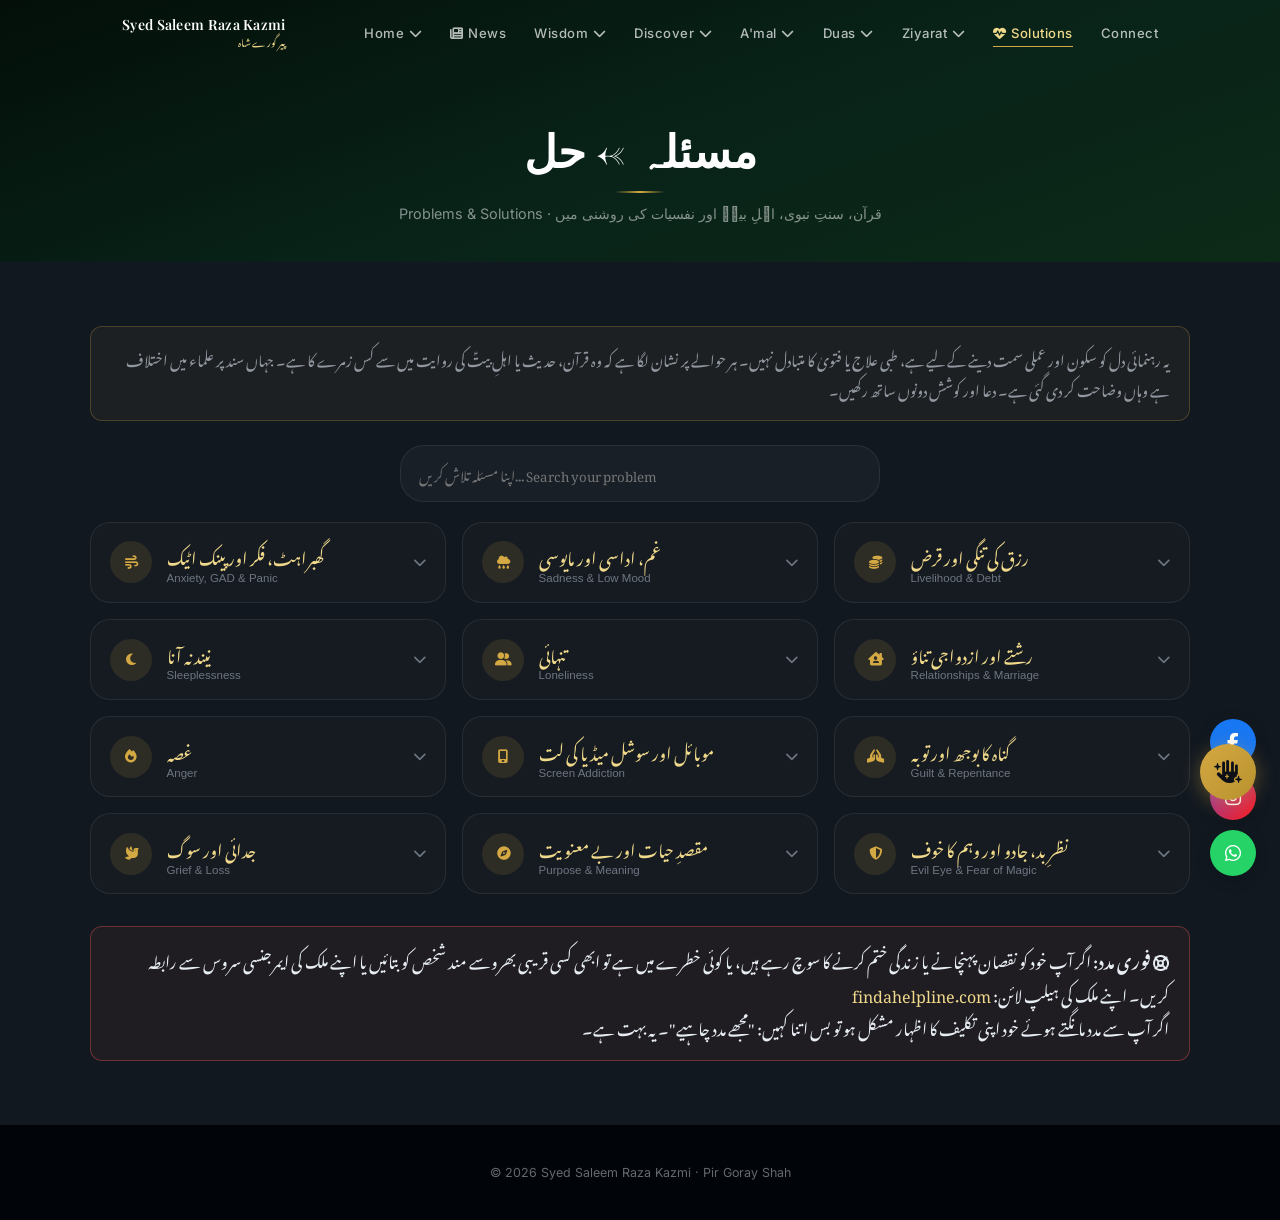
<file: problems.html>
<!DOCTYPE html>
<html lang="en" dir="ltr">
<head>
  <!-- Google tag (gtag.js) -->
<script async src="https://www.googletagmanager.com/gtag/js?id=G-EB6K1V6L5J"></script>
<script>
  window.dataLayer = window.dataLayer || [];
  function gtag(){dataLayer.push(arguments);}
  gtag('js', new Date());

  gtag('config', 'G-EB6K1V6L5J');
</script>
  <meta charset="UTF-8">
  <meta name="viewport" content="width=device-width, initial-scale=1.0">
  <title>Problems &amp; Solutions – Pir Goray Shah</title>
  <meta name="description" content="مسئلہ اور حل: گھبراہٹ، اداسی، رزق، نیند، تنہائی اور رشتوں کے مسائل کے لیے قرآن، سنت، اہلِ بیتؑ اور نفسیات کی روشنی میں مختصر عملی رہنمائی۔">
  <link href="https://fonts.googleapis.com/css2?family=Playfair+Display:wght@400;600;700&family=Inter:wght@300;400;500;600&family=Noto+Nastaliq+Urdu:wght@400;600;700&family=Amiri:wght@400;700&display=swap" rel="stylesheet">
  <link rel="stylesheet" href="https://cdnjs.cloudflare.com/ajax/libs/font-awesome/6.5.1/css/all.min.css">
  <link rel="stylesheet" href="style.css">
  <style>
    .ps-note { max-width: var(--max-w); margin: 0 auto 1.5rem; padding: 1rem 1.25rem; border: 1px solid rgba(212,168,67,0.25); background: rgba(212,168,67,0.06); border-radius: var(--radius); font-family: 'Noto Nastaliq Urdu', serif; line-height: 2.1; font-size: 0.9rem; direction: rtl; color: var(--text-light); }
    .ps-search { display: block; width: 100%; max-width: 480px; margin: 0 auto 1.25rem; padding: 0.7rem 1.1rem; border-radius: 24px; border: 1px solid var(--card-border); background: var(--subtle-bg); color: var(--text); font-family: 'Noto Nastaliq Urdu','Inter',sans-serif; outline: none; }
    .ps-search:focus { border-color: var(--gold); }
    .ps-grid { display: grid; grid-template-columns: repeat(auto-fill, minmax(300px, 1fr)); gap: 1rem; align-items: start; }
    .ps-card { background: var(--card-bg); border: 1px solid var(--card-border); border-radius: var(--radius-lg); overflow: hidden; }
    .ps-head { width: 100%; display: flex; align-items: center; gap: 0.9rem; padding: 1.1rem 1.2rem; background: none; border: 0; cursor: pointer; text-align: start; color: var(--text); }
    .ps-head i.main { width: 42px; height: 42px; flex-shrink: 0; display: flex; align-items: center; justify-content: center; border-radius: 50%; background: rgba(212,168,67,0.12); color: var(--gold); }
    .ps-head .t { flex: 1; }
    .ps-head .ur { font-family: 'Noto Nastaliq Urdu', serif; font-size: 1.05rem; color: var(--gold-light); line-height: 1.9; }
    .ps-head .en { font-size: 0.72rem; color: var(--text-muted); }
    .ps-head .chev { color: var(--text-muted); transition: transform .25s; }
    .ps-card.open .chev { transform: rotate(180deg); }
    .ps-body { display: none; padding: 0 1.2rem 1.2rem; direction: rtl; font-family: 'Noto Nastaliq Urdu', serif; line-height: 2.2; font-size: 0.88rem; }
    .ps-card.open .ps-body { display: block; }
    .ps-intro { color: var(--text-light); margin-bottom: 0.75rem; }
    .ps-sec h4 { font-size: 0.8rem; color: var(--gold); margin: 1rem 0 0.25rem; display: flex; align-items: center; gap: 0.4rem; }
    .ps-sec ul { padding-inline-start: 1.2rem; margin: 0; }
    .ps-sec li { margin-bottom: 0.2rem; color: var(--text); }
    .ps-ref { background: var(--subtle-bg); border: 1px solid var(--card-border); border-radius: 10px; padding: 0.6rem 0.9rem; margin-bottom: 0.6rem; }
    .ps-ar { font-family: 'Amiri', serif; font-size: 1.25rem; line-height: 2; color: var(--gold); text-align: center; }
    .ps-ur { color: var(--text); }
    .ps-meta { margin-top: 0.2rem; font-family: 'Inter', sans-serif; font-size: 0.7rem; color: var(--text-muted); direction: ltr; text-align: center; }
    .ps-badge { display: inline-block; padding: 0 0.5rem; border-radius: 10px; font-size: 0.65rem; margin-inline-end: 0.4rem; }
    .ps-badge.quran { background: rgba(63,185,80,0.15); color: var(--ishraq); }
    .ps-badge.hadith { background: rgba(212,168,67,0.15); color: var(--gold); }
    .ps-badge.ahlulbayt { background: rgba(188,140,255,0.15); color: var(--tanaquz); }
    .ps-help { margin-top: 1rem; padding: 0.7rem 0.9rem; border-inline-start: 3px solid #e5534b; background: rgba(229,83,75,0.07); border-radius: 8px; color: var(--text-light); }
    .ps-ask { margin-top: 1rem; display: inline-flex; align-items: center; gap: 0.5rem; padding: 0.5rem 1.1rem; border-radius: 20px; border: 1px solid var(--gold); background: rgba(212,168,67,0.1); color: var(--gold); cursor: pointer; font-family: inherit; }
    .ps-ask:hover { background: rgba(212,168,67,0.2); }
    .ps-sos { max-width: var(--max-w); margin: 2rem auto 0; padding: 1rem 1.25rem; border: 1px solid rgba(229,83,75,0.4); background: rgba(229,83,75,0.07); border-radius: var(--radius); font-family: 'Noto Nastaliq Urdu', serif; line-height: 2.1; direction: rtl; }
    .ps-sos a { color: var(--gold-light); }
  </style>
</head>
<body>

  <nav id="navbar">
    <div class="nav-inner">
      <a href="index.html" class="nav-logo">Syed Saleem Raza Kazmi<span class="sub">پیر گورے شاہ</span></a>
      <button class="nav-toggle" id="navToggle" aria-label="Menu"><i class="fas fa-bars"></i></button>
      <ul class="nav-links" id="navLinks">
        <li class="dropdown"><a href="index.html">Home <i class="fas fa-chevron-down"></i></a>
          <ul class="dropdown-menu">
            <li><a href="index.html#carousel"><i class="fas fa-sliders-h"></i> Daily Carousel</a></li>
            <li><a href="index.html#explore"><i class="fas fa-compass"></i> Explore</a></li>
          </ul>
        </li>
        <li><a href="news.html"><i class="fas fa-newspaper"></i> News</a></li>
        <li class="dropdown"><a href="wisdom.html">Wisdom <i class="fas fa-chevron-down"></i></a>
          <ul class="dropdown-menu">
            <li><a href="wisdom.html"><i class="fas fa-quote-left"></i> Sayings</a></li>
            <li><a href="wisdom.html?tab=poetry"><i class="fas fa-feather"></i> Poetry</a></li>
            <li><a href="wisdom.html?tab=fun"><i class="fas fa-smile"></i> Fun Facts</a></li>
          </ul>
        </li>
        <li class="dropdown"><a href="discover.html">Discover <i class="fas fa-chevron-down"></i></a>
          <ul class="dropdown-menu">
            <li><a href="discover.html"><i class="fas fa-atom"></i> Facts</a></li>
            <li><a href="discover.html?tab=wit"><i class="fas fa-theater-masks"></i> Wit</a></li>
            <li><a href="discover.html?tab=poetry"><i class="fas fa-feather-alt"></i> Poetry</a></li>
            <li><a href="ahelbait.html"><i class="fas fa-star"></i> Ahl al-Bayt Poetry</a></li>
          </ul>
        </li>
        <li class="dropdown"><a href="amal.html">A'mal <i class="fas fa-chevron-down"></i></a>
          <ul class="dropdown-menu">
            <li><a href="amal.html"><i class="fas fa-hands-praying"></i> Daily A'mal</a></li>
            <li><a href="amal.html?cat=Worship"><i class="fas fa-mosque"></i> Worship</a></li>
            <li><a href="amal.html?cat=Protection"><i class="fas fa-shield-halved"></i> Protection</a></li>
          </ul>
        </li>
        <li class="dropdown"><a href="duas.html">Duas <i class="fas fa-chevron-down"></i></a>
          <ul class="dropdown-menu">
            <li><a href="duas.html"><i class="fas fa-book"></i> All Duas</a></li>
            <li><a href="duas.html?cat=Supplication"><i class="fas fa-hand-sparkles"></i> Supplications</a></li>
            <li><a href="duas.html?cat=Worship"><i class="fas fa-mosque"></i> Worship</a></li>
            <li><a href="duas.html?cat=Sahifa"><i class="fas fa-book"></i> Sahifas</a></li>
            <li><a href="duas.html?cat=Monthly"><i class="fas fa-calendar"></i> Monthly</a></li>
            <li><a href="ziyarat.html"><i class="fas fa-kaaba"></i> Ziyarat</a></li>
          </ul>
        </li>
        <li class="dropdown"><a href="ziyarat.html">Ziyarat <i class="fas fa-chevron-down"></i></a>
          <ul class="dropdown-menu">
            <li><a href="ziyarat.html"><i class="fas fa-list"></i> All Ziyarat</a></li>
            <li><a href="ziyarat.html?cat=Ziyarat&sub=General"><i class="fas fa-building"></i> General</a></li>
            <li><a href="duas.html?cat=Sahifa"><i class="fas fa-book"></i> Sahifas</a></li>
          </ul>
        </li>
        <li><a href="problems.html"><i class="fas fa-heart-pulse"></i> Solutions</a></li>
        <li><a href="contact.html">Connect</a></li>
      </ul>
    </div>
  </nav>

  <div class="page-header">
    <h1>مسئلہ ← حل</h1>
    <div class="divider"></div>
    <p>Problems &amp; Solutions · قرآن، سنتِ نبوی، اہلِ بیتؑ اور نفسیات کی روشنی میں</p>
  </div>

  <section class="section" style="background: var(--cream-light);">
    <div class="section-inner">
      <div class="ps-note">
        یہ رہنمائی دل کو سکون اور عملی سمت دینے کے لیے ہے، طبی علاج یا فتویٰ کا متبادل نہیں۔ ہر حوالے پر نشان لگا ہے کہ وہ قرآن، حدیث یا اہلِ بیتؑ کی روایت میں سے کس زمرے کا ہے۔ جہاں سند پر علماء میں اختلاف ہے وہاں وضاحت کر دی گئی ہے۔ دعا اور کوشش دونوں ساتھ رکھیں۔
      </div>

      <input class="ps-search" id="psSearch" type="search" placeholder="اپنا مسئلہ تلاش کریں... Search your problem" dir="auto" aria-label="Search">
      <div class="ps-grid" id="psGrid"></div>
      <div class="empty-state" id="psEmpty" style="display:none;"><i class="fas fa-search"></i><p>کوئی نتیجہ نہیں ملا۔ نیچے AI بابا جی سے براہِ راست پوچھیں۔</p></div>

      <div class="ps-sos">
        <strong><i class="fas fa-life-ring"></i> فوری مدد:</strong>
        اگر آپ خود کو نقصان پہنچانے یا زندگی ختم کرنے کا سوچ رہے ہیں، یا کوئی خطرے میں ہے تو ابھی کسی قریبی بھروسے مند شخص کو بتائیں یا اپنے ملک کی ایمرجنسی سروس سے رابطہ کریں۔ اپنے ملک کی ہیلپ لائن:
        <a href="https://findahelpline.com" target="_blank" rel="noopener">findahelpline.com</a>
        <br>اگر آپ سے مدد مانگتے ہوئے خود اپنی تکلیف کا اظہار مشکل ہو تو بس اتنا کہیں: "مجھے مدد چاہیے"۔ یہ بہت ہے۔
      </div>
    </div>
  </section>

  <footer>
    <p>&copy; <span id="year"></span> Syed Saleem Raza Kazmi · Pir Goray Shah</p>
  </footer>

  <div class="floating">
    <a href="https://www.facebook.com/syed.saleem.raza.kazmi.2025" target="_blank" rel="noopener" class="f-fb"><i class="fab fa-facebook-f"></i></a>
    <a href="https://www.instagram.com/ishq_e_ali_as" target="_blank" rel="noopener" class="f-ig"><i class="fab fa-instagram"></i></a>
    <a href="https://wa.me/923244787885" target="_blank" rel="noopener" class="f-wa"><i class="fab fa-whatsapp"></i></a>
  </div>

  <script src="app.js"></script>
  <script>
    (function () {
      var TYPE_LABEL = { quran: 'قرآن', hadith: 'حدیث / سنت', ahlulbayt: 'اہلِ بیتؑ' };
      var grid = document.getElementById('psGrid');
      var empty = document.getElementById('psEmpty');
      var search = document.getElementById('psSearch');
      var data = [];

      function el(tag, cls, text) {
        var e = document.createElement(tag);
        if (cls) e.className = cls;
        if (text != null) e.textContent = text;
        return e;
      }
      function section(icon, title, items, asList) {
        if (!items || !items.length) return null;
        var s = el('div', 'ps-sec');
        var h = el('h4');
        var i = el('i', 'fas ' + icon);
        h.appendChild(i); h.appendChild(document.createTextNode(' ' + title));
        s.appendChild(h);
        var ul = el('ul');
        items.forEach(function (t) { ul.appendChild(el('li', null, t)); });
        s.appendChild(ul);
        return s;
      }
      function card(p) {
        var c = el('div', 'ps-card');
        c.dataset.search = (p.ur + ' ' + p.en + ' ' + p.intro + ' ' + (p.ask || '')).toLowerCase();
        var head = el('button', 'ps-head');
        head.type = 'button';
        head.setAttribute('aria-expanded', 'false');
        var ic = el('i', 'fas main ' + p.icon); ic.classList.add('main');
        var t = el('div', 't');
        t.appendChild(el('div', 'ur', p.ur));
        t.appendChild(el('div', 'en', p.en));
        head.appendChild(ic); head.appendChild(t); head.appendChild(el('i', 'fas fa-chevron-down chev'));
        var body = el('div', 'ps-body');
        body.appendChild(el('p', 'ps-intro', p.intro));
        var q = section('fa-bolt', 'ابھی کے 3 منٹ میں', p.quick); if (q) body.appendChild(q);
        if (p.spiritual && p.spiritual.length) {
          var s = el('div', 'ps-sec');
          var h = el('h4'); h.appendChild(el('i', 'fas fa-book-quran')); h.appendChild(document.createTextNode(' روحانی رہنمائی')); s.appendChild(h);
          p.spiritual.forEach(function (r) {
            var box = el('div', 'ps-ref');
            box.appendChild(el('div', 'ps-ar', r.ar));
            box.appendChild(el('div', 'ps-ur', r.ur));
            var m = el('div', 'ps-meta');
            m.appendChild(el('span', 'ps-badge ' + r.type, TYPE_LABEL[r.type] || r.type));
            m.appendChild(document.createTextNode(r.ref));
            box.appendChild(m);
            s.appendChild(box);
          });
          body.appendChild(s);
        }
        var m2 = section('fa-brain', 'نفسیات اور عملی طریقے', p.mind); if (m2) body.appendChild(m2);
        if (p.help) {
          var hp = el('div', 'ps-help');
          var hi = el('i', 'fas fa-user-doctor'); hp.appendChild(hi);
          hp.appendChild(document.createTextNode(' ' + p.help));
          body.appendChild(hp);
        }
        if (p.ask) {
          var b = el('button', 'ps-ask'); b.type = 'button';
          b.appendChild(el('i', 'fas fa-hand-sparkles'));
          b.appendChild(document.createTextNode(' AI بابا جی سے اس بارے میں بات کریں'));
          b.addEventListener('click', function () { if (window.askBabaJ) window.askBabaJ(p.ask); });
          body.appendChild(b);
        }
        head.addEventListener('click', function () {
          var open = c.classList.toggle('open');
          head.setAttribute('aria-expanded', open ? 'true' : 'false');
        });
        c.appendChild(head); c.appendChild(body);
        return c;
      }
      function filter() {
        var q = search.value.trim().toLowerCase();
        var shown = 0;
        grid.querySelectorAll('.ps-card').forEach(function (c) {
          var ok = !q || c.dataset.search.indexOf(q) !== -1;
          c.style.display = ok ? '' : 'none';
          if (ok) shown++;
        });
        empty.style.display = shown ? 'none' : 'block';
      }
      fetch('problems.json').then(function (r) { return r.json(); }).then(function (list) {
        data = list;
        list.forEach(function (p) { grid.appendChild(card(p)); });
        var id = location.hash.slice(1);
        var idx = list.findIndex(function (p) { return p.id === id; });
        if (idx > -1) { var c = grid.children[idx]; c.classList.add('open'); c.scrollIntoView(); }
      }).catch(function () {
        empty.style.display = 'block';
      });
      search.addEventListener('input', filter);
    })();
  </script>
  <script src="chat.js"></script>
</body>
</html>
</file>
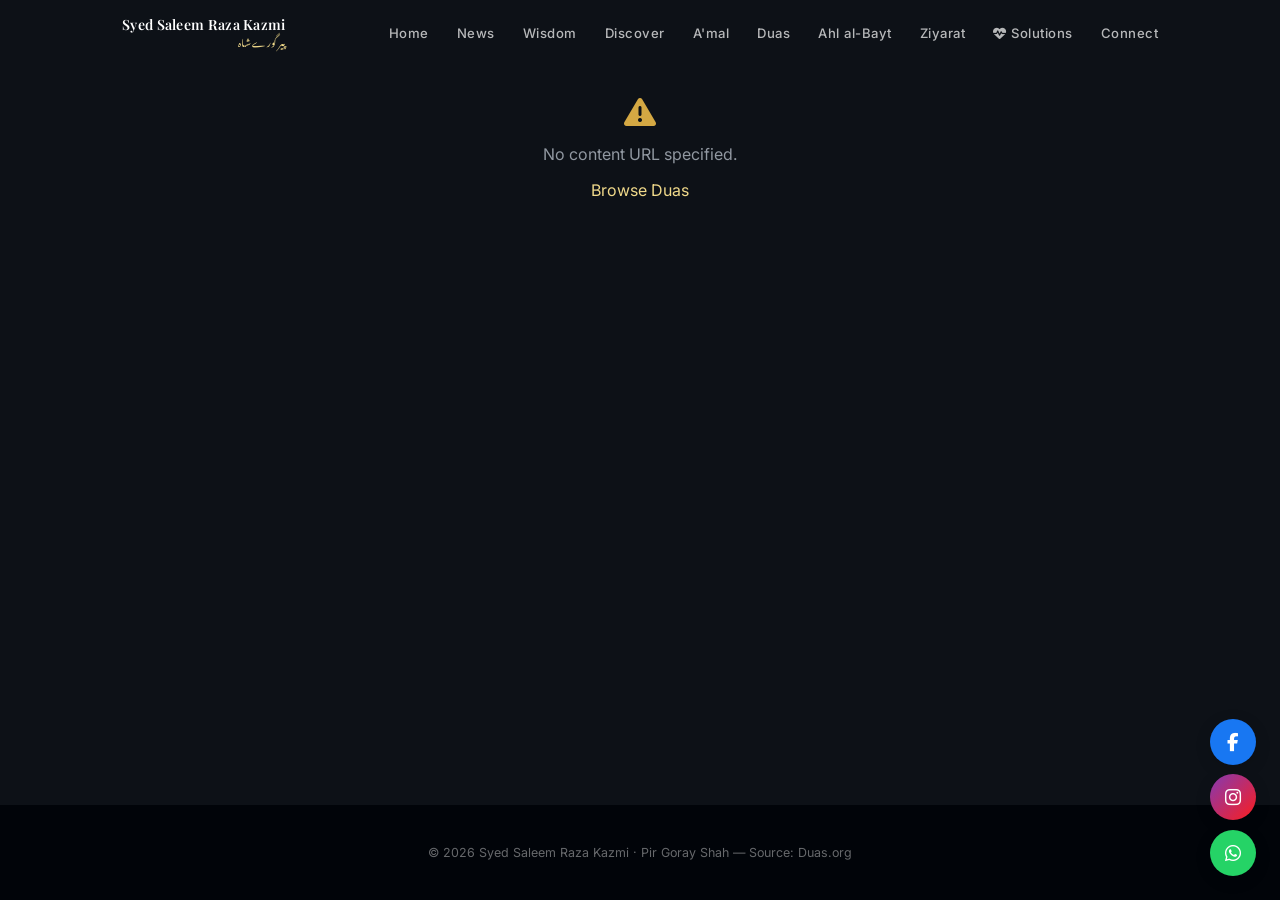
<file: view.html>
<!DOCTYPE html>
<html lang="en" dir="ltr">
<head>
  <!-- Google tag (gtag.js) -->
<script async src="https://www.googletagmanager.com/gtag/js?id=G-EB6K1V6L5J"></script>
<script>
  window.dataLayer = window.dataLayer || [];
  function gtag(){dataLayer.push(arguments);}
  gtag('js', new Date());

  gtag('config', 'G-EB6K1V6L5J');
</script>
  <meta charset="UTF-8">
  <meta name="viewport" content="width=device-width, initial-scale=1.0">
  <title>Reader – Syed Saleem Raza Kazmi</title>
  <link href="https://fonts.googleapis.com/css2?family=Playfair+Display:wght@400;600;700&family=Inter:wght@300;400;500;600&family=Noto+Nastaliq+Urdu:wght@400;600;700&family=Amiri:wght@400;700&display=swap" rel="stylesheet">
  <link rel="stylesheet" href="https://cdnjs.cloudflare.com/ajax/libs/font-awesome/6.5.1/css/all.min.css">
  <link rel="stylesheet" href="style.css">
  <style>
    .reader-container { max-width: 800px; margin: 0 auto; padding: 2rem 1.5rem 6rem; }
    .reader-header { text-align:center; margin-bottom:2rem; }
    .reader-header h1 { font-family:'Playfair Display',serif; font-size:1.6rem; color:var(--gold); margin-bottom:0.25rem; }
    .reader-header .cat { font-size:0.8rem; color:var(--text-light); }
    .reader-segment { padding:1rem 0; border-bottom:1px solid var(--border); }
    .reader-segment:last-child { border-bottom:0; }
    .reader-arabic { font-family:'Amiri',serif; font-size:1.8rem; line-height:2.2; text-align:center; color:var(--gold); direction:rtl; margin-bottom:0.5rem; }
    .reader-translit { font-size:0.9rem; font-style:italic; color:var(--text-light); text-align:center; margin-bottom:0.5rem; }
    .reader-translation { font-size:0.9rem; color:var(--text); line-height:1.7; text-align:center; }
    .reader-ref { text-align:center; margin-top:2rem; font-size:0.8rem; color:var(--text-light); border-top:1px solid var(--border); padding-top:1rem; }
    .reader-loading { text-align:center; padding:4rem 0; color:var(--text-light); }
    .reader-loading i { font-size:2rem; margin-bottom:1rem; }
    .reader-error { text-align:center; padding:4rem 0; color:var(--text-light); }
    .reader-back { display:inline-block; margin-bottom:1.5rem; font-size:0.85rem; color:var(--gold-light); }
    .reader-back i { margin-right:0.4rem; }
    .reader-stats { font-size:0.75rem; color:var(--text-light); text-align:center; margin-top:1.5rem; }
    .reader-audio { text-align:center; margin:1.5rem 0; }
    .reader-audio audio { width:100%; max-width:400px; }
  </style>
</head>
<body>
  <nav id="navbar">
    <div class="nav-inner">
      <a href="index.html" class="nav-logo">Syed Saleem Raza Kazmi<span class="sub">پیر گورے شاہ</span></a>
      <button class="nav-toggle" id="navToggle" aria-label="Menu"><i class="fas fa-bars"></i></button>
      <ul class="nav-links" id="navLinks">
        <li><a href="index.html">Home</a></li>
        <li><a href="news.html">News</a></li>
        <li><a href="wisdom.html">Wisdom</a></li>
        <li><a href="discover.html">Discover</a></li>
        <li><a href="amal.html">A'mal</a></li>
        <li><a href="duas.html">Duas</a></li>
        <li><a href="ahelbait.html">Ahl al-Bayt</a></li>
        <li><a href="ziyarat.html">Ziyarat</a></li>
        <li><a href="problems.html"><i class="fas fa-heart-pulse"></i> Solutions</a></li>
        <li><a href="contact.html">Connect</a></li>
      </ul>
    </div>
  </nav>

  <div class="reader-container" id="readerContainer">
    <div class="reader-loading" id="readerLoading">
      <i class="fas fa-spinner fa-pulse"></i>
      <p>Loading content...</p>
    </div>
  </div>

  <footer>
    <p>&copy; <span id="year"></span> Syed Saleem Raza Kazmi · Pir Goray Shah &mdash; Source: Duas.org</p>
  </footer>

  <div class="floating">
    <a href="https://www.facebook.com/syed.saleem.raza.kazmi.2025" target="_blank" rel="noopener" class="f-fb"><i class="fab fa-facebook-f"></i></a>
    <a href="https://www.instagram.com/ishq_e_ali_as" target="_blank" rel="noopener" class="f-ig"><i class="fab fa-instagram"></i></a>
    <a href="https://wa.me/923244787885" target="_blank" rel="noopener" class="f-wa"><i class="fab fa-whatsapp"></i></a>
  </div>

  <script src="app.js"></script>
  <script>
    (function() {
      var DEEP = {};
      var AMAL = {};

      function getParam(name) {
        name = name.replace(/[\[\]]/g, '\\$&');
        var r = new RegExp('[?&]' + name + '(=([^&#]*)|&|#|$)');
        var m = r.exec(window.location.href);
        return m && m[2] ? decodeURIComponent(m[2]) : null;
      }

      function loadData() {
        var url = getParam('url');
        if (!url) { showError('No content URL specified.'); return; }

        var loaded = 0, total = 2;
        function done() { loaded++; if (loaded >= total) renderContent(url); }

        var xhr1 = new XMLHttpRequest();
        xhr1.open('GET', 'data_v2/duas_deep.json?_=' + Date.now(), true);
        xhr1.onload = function() {
          try {
            var d = JSON.parse(xhr1.responseText);
            d.forEach(function(e) { DEEP[e.url] = e; });
          } catch(e) {}
          done();
        };
        xhr1.onerror = done;
        xhr1.send();

        var xhr2 = new XMLHttpRequest();
        xhr2.open('GET', 'amal.json?_=' + Date.now(), true);
        xhr2.onload = function() {
          try {
            var a = JSON.parse(xhr2.responseText);
            a.forEach(function(e) { AMAL[e.id] = e; });
          } catch(e) {}
          done();
        };
        xhr2.onerror = done;
        xhr2.send();
      }

      function renderContent(url) {
        var container = document.getElementById('readerContainer');
        var loading = document.getElementById('readerLoading');
        if (loading) loading.style.display = 'none';

        var entry = DEEP[url];

        if (!entry || !entry.segments || !entry.segments.length) {
          showError('Full content not available for this entry.');
          return;
        }

        var segs = entry.segments;
        var catHtml = entry.category + (entry.subcategory ? ' / ' + entry.subcategory : '');
        if (entry.audio) {
          catHtml += ' &middot; <i class="fas fa-headphones"></i> Audio available';
        }

        var html = '';
        html += '<a href="javascript:history.back()" class="reader-back"><i class="fas fa-arrow-left"></i> Back</a>';
        html += '<div class="reader-header">';
        html += '<h1>' + entry.title + '</h1>';
        html += '<div class="cat">' + catHtml + '</div>';
        html += '</div>';

        if (entry.audio) {
          html += '<div class="reader-audio"><audio controls><source src="' + entry.audio + '" type="audio/mpeg"></audio></div>';
        }

        for (var i = 0; i < segs.length; i++) {
          var s = segs[i];
          html += '<div class="reader-segment">';
          if (s.arabic) html += '<div class="reader-arabic">' + s.arabic + '</div>';
          if (s.transliteration) html += '<div class="reader-translit">' + s.transliteration + '</div>';
          if (s.translation) html += '<div class="reader-translation">' + s.translation + '</div>';
          html += '</div>';
        }

        html += '<div class="reader-stats">' + segs.length + ' verses';

        if (entry.reference) {
          html += ' &middot; Reference: ' + entry.reference;
        }

        html += ' &middot; <a href="' + url + '" target="_blank" style="color:var(--gold-light);">Source: Duas.org <i class="fas fa-external-link-alt"></i></a>';
        html += '</div>';

        container.innerHTML = html;
        document.title = entry.title + ' – Syed Saleem Raza Kazmi';
      }

      function showError(msg) {
        var container = document.getElementById('readerContainer');
        var loading = document.getElementById('readerLoading');
        if (loading) loading.style.display = 'none';
        container.innerHTML = '<div class="reader-error"><i class="fas fa-exclamation-triangle" style="font-size:2rem;margin-bottom:1rem;color:var(--gold);"></i><p>' + msg + '</p><a href="duas.html" style="color:var(--gold-light);margin-top:1rem;display:inline-block;">Browse Duas</a></div>';
      }

      loadData();
    })();
  </script>
</body>
</html>
</file>
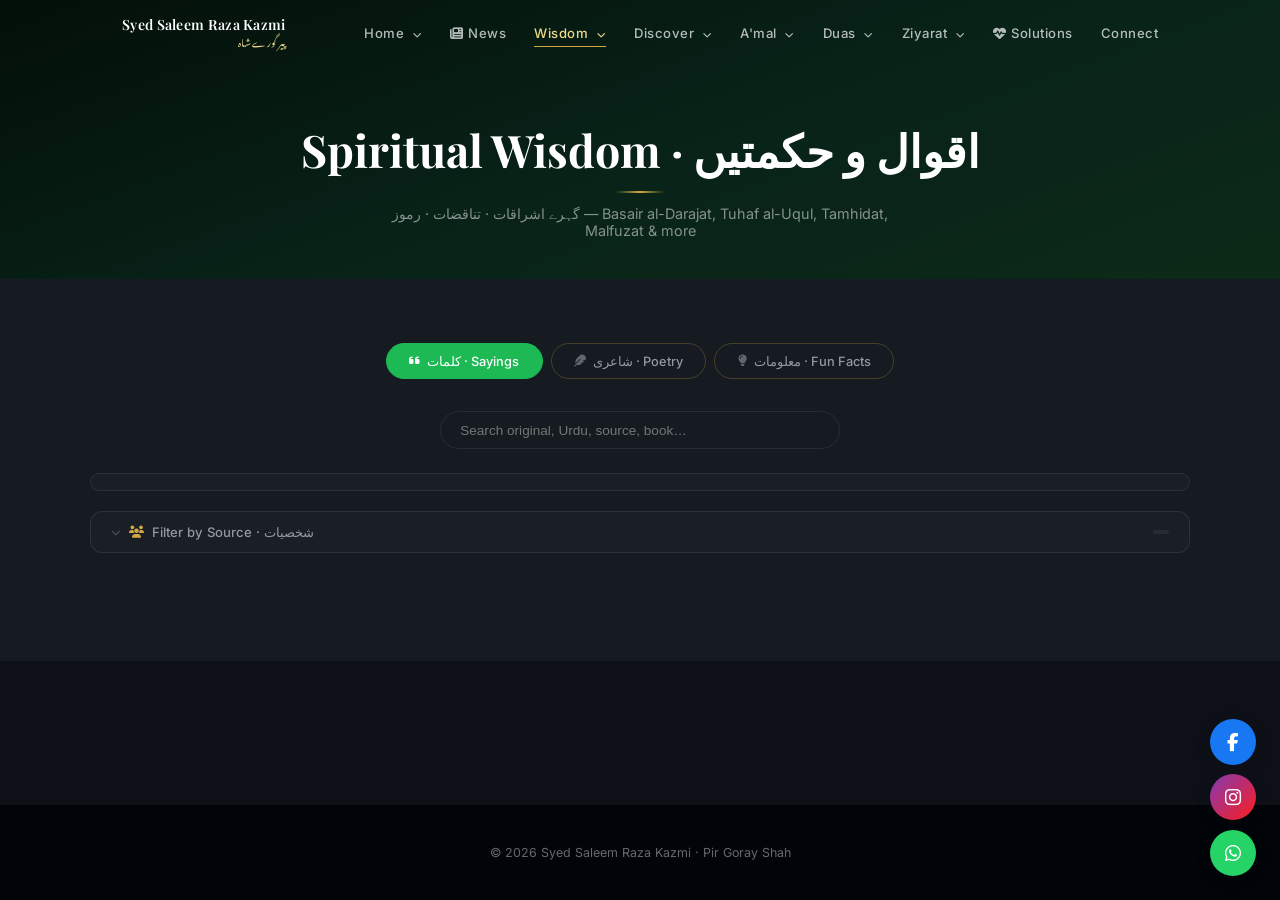
<file: wisdom.html>
<!DOCTYPE html>
<html lang="en" dir="ltr">
<head>
  <!-- Google tag (gtag.js) -->
<script async src="https://www.googletagmanager.com/gtag/js?id=G-EB6K1V6L5J"></script>
<script>
  window.dataLayer = window.dataLayer || [];
  function gtag(){dataLayer.push(arguments);}
  gtag('js', new Date());

  gtag('config', 'G-EB6K1V6L5J');
</script>
  <meta charset="UTF-8">
  <meta name="viewport" content="width=device-width, initial-scale=1.0">
  <title>Spiritual Wisdom – Syed Saleem Raza Kazmi</title>
  <link href="https://fonts.googleapis.com/css2?family=Playfair+Display:wght@400;600;700&family=Inter:wght@300;400;500;600&family=Noto+Nastaliq+Urdu:wght@400;600;700&family=Amiri:wght@400;700&display=swap" rel="stylesheet">
  <link rel="stylesheet" href="https://cdnjs.cloudflare.com/ajax/libs/font-awesome/6.5.1/css/all.min.css">
  <link rel="stylesheet" href="style.css">
</head>
<body>

  <nav id="navbar">
    <div class="nav-inner">
      <a href="index.html" class="nav-logo">Syed Saleem Raza Kazmi<span class="sub">پیر گورے شاہ</span></a>
      <button class="nav-toggle" id="navToggle" aria-label="Menu"><i class="fas fa-bars"></i></button>
      <ul class="nav-links" id="navLinks">
        <li class="dropdown">
          <a href="index.html">Home <i class="fas fa-chevron-down" style="font-size:0.55rem;margin-left:4px;"></i></a>
          <ul class="dropdown-menu">
            <li><a href="index.html#carousel"><i class="fas fa-sliders-h"></i> Daily Carousel</a></li>
            <li><a href="index.html#explore"><i class="fas fa-compass"></i> Explore</a></li>
          </ul>
        </li>
        <li><a href="news.html"><i class="fas fa-newspaper"></i> News</a></li>
        <li class="dropdown">
          <a href="wisdom.html">Wisdom <i class="fas fa-chevron-down" style="font-size:0.55rem;margin-left:4px;"></i></a>
          <ul class="dropdown-menu">
            <li><a href="wisdom.html"><i class="fas fa-quote-left"></i> Sayings</a></li>
            <li><a href="wisdom.html?tab=poetry"><i class="fas fa-feather"></i> Poetry</a></li>
            <li><a href="wisdom.html?tab=fun"><i class="fas fa-smile"></i> Fun Facts</a></li>
          </ul>
        </li>
        <li class="dropdown">
          <a href="discover.html">Discover <i class="fas fa-chevron-down" style="font-size:0.55rem;margin-left:4px;"></i></a>
          <ul class="dropdown-menu">
            <li><a href="discover.html"><i class="fas fa-atom"></i> Facts</a></li>
            <li><a href="discover.html?tab=wit"><i class="fas fa-theater-masks"></i> Wit</a></li>
            <li><a href="discover.html?tab=poetry"><i class="fas fa-feather-alt"></i> Poetry</a></li>
            <li><a href="ahelbait.html"><i class="fas fa-star"></i> Ahl al-Bayt Poetry</a></li>
          </ul>
        </li>
        <li class="dropdown">
          <a href="amal.html">A'mal <i class="fas fa-chevron-down" style="font-size:0.55rem;margin-left:4px;"></i></a>
          <ul class="dropdown-menu">
            <li><a href="amal.html"><i class="fas fa-hands-praying"></i> Daily A'mal</a></li>
            <li><a href="amal.html?cat=Worship"><i class="fas fa-mosque"></i> Worship</a></li>
            <li><a href="amal.html?cat=Sustenance"><i class="fas fa-bread-slice"></i> Sustenance</a></li>
            <li><a href="amal.html?cat=Protection"><i class="fas fa-shield-halved"></i> Protection</a></li>
            <li><a href="amal.html?cat=Health"><i class="fas fa-heart-pulse"></i> Health</a></li>
            <li><a href="amal.html?cat=Hereafter"><i class="fas fa-mosque"></i> Hereafter</a></li>
          </ul>
        </li>
        <li class="dropdown">
          <a href="duas.html">Duas <i class="fas fa-chevron-down" style="font-size:0.55rem;margin-left:4px;"></i></a>
          <ul class="dropdown-menu">
            <li><a href="duas.html"><i class="fas fa-book"></i> All Duas</a></li>
            <li><a href="duas.html?cat=Supplication"><i class="fas fa-hand-sparkles"></i> Supplications</a></li>
            <li><a href="duas.html?cat=Worship"><i class="fas fa-mosque"></i> Worship</a></li>
            <li><a href="duas.html?cat=Sahifa"><i class="fas fa-book"></i> Sahifas</a></li>
            <li><a href="duas.html?cat=Monthly"><i class="fas fa-calendar"></i> Monthly</a></li>
            <li><a href="https://www.duas.org/dua-kumayl.html" target="_blank"><i class="fas fa-hand-sparkles"></i> Dua Kumayl</a></li>
            <li><a href="https://www.duas.org/dua-nudba.html" target="_blank"><i class="fas fa-moon"></i> Dua Nudba</a></li>
            <li><a href="https://www.duas.org/dua-sections.html" target="_blank"><i class="fas fa-sitemap"></i> All Sections</a></li>
          </ul>
        </li>
        <li class="dropdown">
          <a href="ziyarat.html">Ziyarat <i class="fas fa-chevron-down" style="font-size:0.55rem;margin-left:4px;"></i></a>
          <ul class="dropdown-menu">
            <li><a href="ziyarat.html"><i class="fas fa-list"></i> All Ziyarat</a></li>
            <li><a href="duas.html?cat=Ziyarat"><i class="fas fa-building"></i> Browse Ziyarat</a></li>
            <li><a href="duas.html?cat=Sahifa"><i class="fas fa-book"></i> Sahifas</a></li>
            <li><a href="https://www.duas.org/ziyarat-jamia-kabira.html" target="_blank"><i class="fas fa-building"></i> Jamia Kabira</a></li>
            <li><a href="https://www.duas.org/mobile/ziyarat-imam-hussain-ashura.html" target="_blank"><i class="fas fa-cross"></i> Ashura</a></li>
            <li><a href="https://www.duas.org/ziyarat.html" target="_blank"><i class="fas fa-list"></i> Full list</a></li>
          </ul>
        </li>
        <li><a href="problems.html"><i class="fas fa-heart-pulse"></i> Solutions</a></li>
        <li><a href="contact.html">Connect</a></li>
      </ul>
    </div>
  </nav>

  <div class="page-header">
    <h1>Spiritual Wisdom · اقوال و حکمتیں</h1>
    <div class="divider"></div>
    <p>گہرے اشراقات · تناقضات · رموز — Basair al-Darajat, Tuhaf al-Uqul, Tamhidat, Malfuzat & more</p>
  </div>

  <section class="section" style="background: var(--card-bg);">
    <div class="section-inner">

      <div class="wisdom-tabs" id="wisdomTabBar">
        <button class="wisdom-tab active" data-panel="sayings"><i class="fas fa-quote-left"></i> کلمات · Sayings</button>
        <button class="wisdom-tab" data-panel="poetry"><i class="fas fa-feather"></i> شاعری · Poetry</button>
        <button class="wisdom-tab" data-panel="fun"><i class="fas fa-lightbulb"></i> معلومات · Fun Facts</button>
      </div>

      <div class="wisdom-panel active" id="panel-sayings">
        <div id="rarestContainer"></div>

        <div class="search-box">
          <input type="text" id="wisdomSearch" placeholder="Search original, Urdu, source, book…">
        </div>

        <div class="wisdom-subtabs" id="categoryTabs"></div>

        <details class="source-filter-details" id="sourceFilterDetails">
          <summary><i class="fas fa-users"></i> Filter by Source · شخصیات <span class="source-count" id="sourceCount"></span></summary>
          <div id="sourceGroups"></div>
        </details>

        <div class="rarity-row" id="rarityRow"></div>

        <div class="count-badge" id="resultCount"></div>

        <div class="card-grid" id="wisdomGrid"></div>

        <div class="empty-state" id="emptyState" style="display:none;">
          <i class="fas fa-search"></i>
          <p>No entries match your filter.</p>
        </div>
      </div>

      <div class="wisdom-panel" id="panel-poetry">
        <div class="poetry-grid" id="poetryGrid"></div>
        <div class="empty-state" id="poetryEmpty" style="display:none;">
          <i class="fas fa-spinner fa-pulse"></i>
          <p>Loading poetry...</p>
        </div>
      </div>

      <div class="wisdom-panel" id="panel-fun">
        <div class="fun-inner" style="max-width:800px;margin:0 auto;">
          <div class="fun-card" id="factCard">
            <div class="fun-icon fact-icon"><i class="fas fa-lightbulb"></i></div>
            <div class="fun-badge fact"><i class="fas fa-star"></i> Did You Know?</div>
            <div class="fun-text en" id="factText"></div>
            <div class="fun-source" id="factSource"></div>
          </div>
          <div class="fun-card" id="humorCard">
            <div class="fun-icon humor-icon"><i class="fas fa-grin-wink"></i></div>
            <div class="fun-badge humor"><i class="fas fa-feather"></i> Literary Wit</div>
            <div class="fun-text" id="humorText"></div>
            <div class="fun-source" id="humorSource"></div>
          </div>
        </div>
      </div>

    </div>
  </section>

  <footer>
    <p>&copy; <span id="year"></span> Syed Saleem Raza Kazmi · Pir Goray Shah</p>
  </footer>

  <div class="floating">
    <a href="https://www.facebook.com/syed.saleem.raza.kazmi.2025" target="_blank" rel="noopener" class="f-fb"><i class="fab fa-facebook-f"></i></a>
    <a href="https://www.instagram.com/ishq_e_ali_as" target="_blank" rel="noopener" class="f-ig"><i class="fab fa-instagram"></i></a>
    <a href="https://wa.me/923244787885" target="_blank" rel="noopener" class="f-wa"><i class="fab fa-whatsapp"></i></a>
  </div>

  <script src="app.js"></script>
  <script>
    (function() {
      // Data loaded from database.json

      var SOURCE_GROUPS = {
        'Ahl al-Bayt (ع)': ['Imam Ali (AS)', 'Imam Ali ibn al-Husayn (AS)', 'Imam al-Baqir (AS)', 'Imam Muhammad al-Baqir (AS)', 'Imam Ja\'far al-Sadiq (AS)', 'Imam Zayn al-Abidin (AS)', 'Imam Musa al-Kadhim (AS)'],
        '\u0639\u0631\u0641\u0627\u0621 Mystics': ['Ayn al-Qudat al-Hamadani', 'Mansur al-Hallaj', 'Jalal al-Din Rumi', 'Mawlana Jalal al-Din Rumi', 'Shaykh Muhyi al-Din Ibn Arabi', 'Shaykh Shihab al-Din Suhrawardi', 'Jami', 'Farid al-Din Attar', 'Fakhr al-Din Iraqi', 'Khwaja Abdullah Ansari', 'Shaykh Mahmud Shabistari', 'Aziz al-Din Nasafi', 'Najm al-Din Razi'],
        '\u0639\u0644\u0645\u0627\u0621 Scholars': ['Allama Sayyid Muhammad Husayn Tabatabai', 'Ayatullah Muhammad Bahjat', 'Ayatullah Muhammad Taqi Bahjat', 'Sayyid Bahr al-Ulum', 'Mirza Jawad Maliki Tabrizi', 'Mulla Husayn Quli Hamadani', 'Sayyid Ahmad Karbalai', 'Sayyid Ali Qadhi Tabatabai', 'Mulla Ahmad Naraqi', 'Mulla Mahdi Naraqi']
      };

      var CATEGORY_LABELS = {
        'Mawt': '\u0645\u0648\u062a \u00b7 Death',
        'Barzakh': '\u0628\u0631\u0632\u062e \u00b7 Purgatory',
        'Qabr': '\u0642\u0628\u0631 \u00b7 Grave',
        'Qiyamah': '\u0642\u06cc\u0627\u0645\u062a \u00b7 Resurrection',
        'Sakarat al-Mawt': '\u0633\u06a9\u0631\u0627\u062a \u00b7 Agony of Death',
        'Nafs': '\u0646\u0641\u0633 \u00b7 Self',
        'Ilm': '\u0639\u0644\u0645 \u00b7 Knowledge',
        'Ishq': '\u0639\u0634\u0642 \u00b7 Love',
        'Akhlaq': '\u0627\u062e\u0644\u0627\u0642 \u00b7 Character',
        'Dua': '\u062f\u0639\u0627 \u00b7 Supplication',
        'Hayat': '\u062d\u06cc\u0627\u062a \u00b7 Life',
        'Sabr': '\u0635\u0628\u0631 \u00b7 Patience',
        'Shukr': '\u0634\u0643\u0631 \u00b7 Gratitude',
        'Tawakkul': '\u062a\u0648\u0643\u0644 \u00b7 Trust in God',
        'Zikr': '\u0630\u0643\u0631 \u00b7 Remembrance',
        'Adl': '\u0639\u062f\u0644 \u00b7 Justice',
        'Rahmat': '\u0631\u062d\u0645\u062a \u00b7 Mercy',
        'Tawhid': '\u062a\u0648\u062d\u064a\u062f \u00b7 Oneness',
        'Salat': '\u0635\u0644\u0627\u0629 \u00b7 Prayer',
        'Jihad': '\u062c\u0647\u0627\u062f \u00b7 Struggle',
        'Ridha': '\u0631\u0636\u0627 \u00b7 Contentment',
        'Khidmat': '\u062e\u062f\u0645\u062a \u00b7 Service',
        'Tawba': '\u062a\u0648\u0628\u0629 \u00b7 Repentance',
        'A1': '\u062e\u0648\u062f \u0641\u0631\u06cc\u0628\u06cc \u00b7 Self-Deception',
        'A2': '\u0639\u062c\u0628 \u0627\u0648\u0631 \u06a9\u0628\u0631 \u00b7 Vanity & Pride',
        'A3': '\u0646\u0641\u0633 \u06a9\u06cc \u0686\u0627\u0644\u06cc\u06ba \u00b7 Nafs Tricks',
        'B1': '\u062f\u0648\u0633\u062a\u06cc \u0627\u0648\u0631 \u062f\u0634\u0645\u0646\u06cc \u00b7 Friendship & Enmity',
        'B2': '\u0631\u0627\u0632 \u0627\u0648\u0631 \u0627\u0645\u0627\u0646\u062a \u00b7 Secrets & Trust',
        'B3': '\u0645\u0634\u0648\u0631\u06c1 \u0627\u0648\u0631 \u062e\u0648\u0634\u0622\u0645\u062f \u00b7 Advice & Flattery',
        'C1': '\u062e\u0627\u0645\u0648\u0634\u06cc \u0627\u0648\u0631 \u06a9\u0644\u0627\u0645 \u00b7 Silence & Speech',
        'C2': '\u0648\u0642\u062a \u0627\u0648\u0631 \u0645\u0648\u0642\u0639 \u00b7 Time & Opportunity',
        'C3': '\u063a\u0635\u06c1 \u0627\u0648\u0631 \u0635\u0628\u0631 \u00b7 Anger & Patience',
        'C4': '\u0645\u0627\u0644 \u0627\u0648\u0631 \u0642\u0646\u0627\u0639\u062a \u00b7 Wealth & Contentment',
        'D1': '\u062f\u0631\u062f \u0627\u0648\u0631 \u0637\u0644\u0628 \u00b7 Pain & Longing',
        'D2': '\u06cc\u0642\u06cc\u0646 \u0627\u0648\u0631 \u0634\u06a9 \u00b7 Certainty & Doubt',
        'D3': '\u0641\u0646\u0627 \u0627\u0648\u0631 \u0628\u0642\u0627 \u00b7 Annihilation & Subsistence',
        'E1': '\u0646\u0627\u062f\u0631 \u0622\u06cc\u0627\u062a \u062a\u0641\u0627\u0633\u06cc\u0631 \u00b7 Rare Exegetical Verses',
        'F1': '\u0646\u0627\u062f\u0631 \u06a9\u062a\u0628 \u00b7 Rare Books & Hadith'
      };

      var RARITY_CONFIG = [
        { key: '', label: 'All', css: 'rar-all' },
        { key: 'Nadir-tareen', label: '\u0646\u0627\u062f\u0631 \u062a\u0631\u06cc\u0646 \u00b7 Rarest', css: 'rar-nt' },
        { key: 'Nadir', label: '\u0646\u0627\u062f\u0631 \u00b7 Rare', css: 'rar-n' },
        { key: 'Khas', label: '\u062e\u0627\u0635 \u00b7 Special', css: 'rar-k' }
      ];

      // ─── TAB SWITCHING ───
      document.getElementById('wisdomTabBar').addEventListener('click', function(e) {
        var btn = e.target.closest('.wisdom-tab');
        if (!btn) return;
        document.querySelectorAll('.wisdom-tab').forEach(function(b) { b.classList.remove('active'); });
        document.querySelectorAll('.wisdom-panel').forEach(function(p) { p.classList.remove('active'); });
        btn.classList.add('active');
        document.getElementById('panel-' + btn.dataset.panel).classList.add('active');
      });

      // ─── LOAD DATA (unified database.json) ───
      var ALL = [];

      function fetchDB(callback) {
        var xhr = new XMLHttpRequest();
        xhr.open('GET', 'database.json?_=' + Date.now(), true);
        xhr.onload = function() {
          try {
            var data = JSON.parse(xhr.responseText);
            if (data && data.items) { ALL = data.items; }
          } catch(e) {}
          callback();
        };
        xhr.onerror = callback;
        xhr.send();
      }
          {"id":2,"source_person":"Imam al-Baqir (AS)","category":"Barzakh","original":"إنما مثل المؤمن عند الموت مثل الظمآن الذي انتهى إلى الماء البارد","urdu":"مومن کی موت کے وقت کیفیت اس پیاسے کی سی ہے جو ٹھنڈے پانی تک پہنچ گیا ہو۔","ishraqat":"موت ایک آئینہ ہے جو بندے کے باطن کی اصل کیفیت ظاہر کر دیتی ہے۔ مومن کی روح اپنی اصلی منزل کو پہنچان کر مشتاق ہو جاتی ہے۔","tanaquz":"موت ایک ہی حقیقت ہے مگر اس کا ذائقہ مومن اور کافر کے لیے بالکل مختلف ہے۔","makhaz":"Basair al-Darajat, p. 186","related":"امیر المؤمنین (ع): الموت قنطرة — موت ایک پل ہے۔","rarity":"Khas"},
          {"id":3,"source_person":"Imam Ja'far al-Sadiq (AS)","category":"Mawt","original":"إذا مات المؤمن دخل معه في قبره ست صور، فيهن صورة أحسن من الباقين","urdu":"جب مومن مرتا ہے تو اس کے ساتھ قبر میں چھ صورتیں داخل ہوتی ہیں، ان میں ایک سب سے خوبصورت ہوتی ہے۔","ishraqat":"اعمال صالحہ قبر میں نورانی صورتوں کے روپ میں جلوہ گر ہوتے ہیں، مگر ان سب پر ولایت کا نور غالب ہے۔","tanaquz":"قبر میں صرف اعمال داخل ہوتے ہیں، مگر یہاں اعمال صورت بن کر داخل ہوتے ہیں — جسم اور عمل کا تضاد۔","makhaz":"Al-Khisal, p. 311, hadith 84","related":"النبي (ص): حب علي بن أبي طالب يأكل الذنوب","rarity":"Nadir-tareen"},
          {"id":4,"source_person":"Imam Zayn al-Abidin (AS)","category":"Qabr","original":"واجعل قبري روضة من رياض الجنة، ولا تجعله حفرة من حفر النار","urdu":"میری قبر کو جنت کے باغیچوں میں سے ایک باغیچہ بنا، اور جہنم کے گڑھوں میں سے ایک گڑھا نہ بنا۔","ishraqat":"قبر جنت کا باغیچہ یا جہنم کا گڑھا — یہ دنیا میں کی گئی شخصیت کی تعمیر کا نتیجہ ہے۔","tanaquz":"قبر ظاہری طور پر ایک تنگ اور تاریک گڑھا ہے، مکنہ طور پر وہی جنت کا باغیچہ بن سکتی ہے۔","makhaz":"al-Sahifa al-Sajjadiyya, Du'a 53","related":"النبي (ص): القبر إما روضة من رياض الجنة أو حفرة من حفر النار","rarity":"Khas"},
          {"id":5,"source_person":"Mulla Husayn Quli Hamadani","category":"Nafs","original":"دل چراغ معرفت است و نفس باد مخالف — هر که این چراغ را از باد نفس نگاه دارد، به مقام قرب رسد","urdu":"دل معرفت کا چراغ ہے اور نفس مخالف ہوا ہے — جو اس چراغ کو نفس کی ہوا سے بچائے رکھے، وہ مقام قرب تک پہنچ جاتا ہے۔","ishraqat":"دل اور نفس کا تضاد ابدی ہے۔ نفس وہ ہوا ہے جو چراغِ دل کو بجھانے پر آمادہ ہے، مگر جب دل کا چراغ نفس کی ہوا سے بچ جائے تو اس کی روشنی عرش تک پہنچتی ہے۔","tanaquz":"دل کو نفس سے بچانا ہے مگر نفس ہی وہ چیز ہے جو دل کی حفاظت کرتی ہے — یہ وہ معمہ ہے جسے عارف خود حل کرتا ہے۔","makhaz":"Malfuzat, Mulla Husayn Quli Hamadani, Majlis 3","related":"امام علی (ع): من عرف نفسه فقد عرف ربه — جس نے خود کو پہچانا اس نے اپنے رب کو پہچانا۔","rarity":"Nadir-tareen"},
          {"id":6,"source_person":"Ayn al-Qudat Hamadani","category":"Ishq","original":"عشق چنان آتشی است که هر چه جز معشوق باشد بسوزاند — و این عین بقاست","urdu":"عشق ایسی آگ ہے کہ معشوق کے سوا جو کچھ ہے اسے جلا ڈالتی ہے — اور یہی عین بقا ہے۔","ishraqat":"عشق کی آگ میں جلنا ہی بقا ہے۔ یہ ظاہری تضاد باطنی حقیقت ہے — جب تک غیر نہ جلے، حقیقت ظاہر نہیں ہوتی۔ عشق وہ راستہ ہے جہاں فنا ہی عین بقا ہے۔","tanaquz":"جو عشق میں جلتا ہے وہی باقی رہتا ہے، جو بچتا ہے وہ جلتا ہے — یہ الٹی منطق عشق کی اپنی ہے۔","makhaz":"Tamhidat, Ayn al-Qudat, Section 8, Tahrir-e Dovvom","related":"منصور حلاج: أنا الحق — میں ہی حق ہوں (فنا فی اللہ کا اظہار)","rarity":"Nadir-tareen"},
          {"id":7,"source_person":"Rumi","category":"Ishq","original":"عشق را خواهی که بی پایان بود\nشرط اول آنست کہ نادان بود","urdu":"اگر چاہتے ہو کہ عشق بے انتہا ہو تو پہلی شرط یہ ہے کہ عقل سے خالی ہو جاؤ۔","ishraqat":"عقل حدود میں رہتی ہے اور عشق حدود سے باہر ہے۔ جب عقل خاموش ہوتی ہے تو عشق بولنا شروع کرتا ہے۔ عقل کا خاتمہ عشق کا آغاز ہے۔","tanaquz":"عقل سے خالی ہونا عشق کی پہلی شرط ہے — مگر یہ خالی پن ہی اصل علم ہے۔","makhaz":"Masnavi-e-Ma'navi, Daftar 1, Bayt 141-142, Mawlana Rumi","related":"ابن عربی: الحب أن لا یبقی منك شيء — عشق یہ ہے کہ تجھ سے کچھ باقی نہ رہے۔","rarity":"Khas"},
          {"id":8,"source_person":"Sayyid Ahmad Karbalai","category":"Nafs","original":"مراقبت عبارت است از حضور قلب در جمیع حالات — و این حضور جز با ترک تعلقات میسر نشود","urdu":"مراقبہ دل کی ہر حالت میں حاضر رہنے کا نام ہے — اور یہ حضوری تعلقات کو چھوڑے بغیر ممکن نہیں۔","ishraqat":"مراقبہ صرف نماز یا عبادت کا نام نہیں، بلکہ ہر لمحہ اللہ کے سامنے حاضر رہنا ہے۔ تعلقاتِ دنیا وہ پردے ہیں جو اس حضوری میں حائل ہوتے ہیں۔","tanaquz":"تعلقات چھوڑنے سے حضور ملتا ہے، مگر تعلقات خود اللہ کے دیے ہوئے ہیں — اس تضاد کو حل کرنا ہی مراقبہ ہے۔","makhaz":"Makatib, Sayyid Ahmad Karbalai, Letter 12","related":"امام علی (ع): لا یذوق العبد حقیقة الایمان حتی لا یبالي من فی الدارین","rarity":"Nadir-tareen"},
          {"id":9,"source_person":"Imam Muhammad al-Baqir (AS)","category":"Ilm","original":"العلم نور یقذفه الله في قلب من یشاء","urdu":"علم ایک نور ہے جسے اللہ جس کے دل میں چاہتا ہے ڈال دیتا ہے।","ishraqat":"علم حقیقی کسبی نہیں بلکہ وہبی ہے۔ یہ ایک نور ہے جو دل میں ڈالا جاتا ہے — بشرطیکہ دل اس کے لیے تیار ہو۔","tanaquz":"علم جو کمانے سے نہیں ملتا، مگر اس کے بغیر کوئی عالم نہیں بن سکتا۔","makhaz":"Tuhaf al-Uqul, p. 295, Ibn Shu'bah al-Harrani","related":"امام صادق (ع): العلم نور یقذفه الله في قلب من یشاء","rarity":"Nadir"},
          {"id":10,"source_person":"Bahr al-Ulum","category":"Ilm","original":"السیر إلی الله من البداية إلی النهایة عبارة عن خروج العبد من نفسه","urdu":"اللہ کی طرف سفر، شروع سے آخر تک، بندے کا اپنے نفس سے نکل جانے کا نام ہے۔","ishraqat":"سیر الی اللہ کا آغاز بندے کی اپنی ذات سے نکلنے سے ہوتا ہے۔","tanaquz":"اللہ کی طرف سفر کا مطلب اپنے نفس سے نکلنا ہے، مگر یہ سفر بھی اسی نفس کے ذریعے ہی ممکن ہے۔","makhaz":"Risalat al-Sayr wa al-Suluk, Bahr al-Ulum, p. 23","related":"ملا حسینقلی ہمدانی: سیر إلی الله سیر في نفسك","rarity":"Khas"}
        ];

      // ─── RENDER ALL ───
      function renderAll() {
        if (!ALL.length) return;

        var sayings = ALL.filter(function(d) { return d.subtype === 'saying'; });
        if (!sayings.length) return;

        var rarestPool = sayings.filter(function(d) { return d.rarity === 'Nadir-tareen'; });
        if (rarestPool.length) {
          var dayIndex = new Date().getDate() % rarestPool.length;
          var r = rarestPool[dayIndex];
          document.getElementById('rarestContainer').innerHTML =
            '<div class="rarest-section"><div class="badge"><i class="fas fa-gem"></i> نادر ترین · Today\'s Rarest</div>' +
            '<div class="ra">' + r.original_text + '</div><div class="ru">' + r.urdu_translation + '</div>' +
            '<div class="r-meta"><span><i class="fas fa-user"></i> ' + r.author + '</span>' +
            '<span><i class="fas fa-tag"></i> ' + r.topic_category + '</span>' +
            '<span><i class="fas fa-book"></i> ' + r.source + '</span></div></div>';
        }

        var cats = [];
        sayings.forEach(function(d) { if (cats.indexOf(d.topic_category) === -1) cats.push(d.topic_category); });

        var activeCat = '', activeAuthor = '', activeRarity = '', searchQ = '';

        var catContainer = document.getElementById('categoryTabs');
        var catHtml = '<button class="subtab active" data-cat="">All</button>';
        cats.forEach(function(c) {
          var label = CATEGORY_LABELS[c] || (c + ' \u00b7 ' + c);
          catHtml += '<button class="subtab" data-cat="' + c + '">' + label + '</button>';
        });
        catContainer.innerHTML = catHtml;
        catContainer.addEventListener('click', function(e) {
          var btn = e.target.closest('.subtab');
          if (!btn) return;
          catContainer.querySelectorAll('.subtab').forEach(function(b) { b.classList.remove('active'); });
          btn.classList.add('active');
          activeCat = btn.dataset.cat;
          render();
        });

        var allAuthors = [];
        sayings.forEach(function(d) { if (allAuthors.indexOf(d.author) === -1) allAuthors.push(d.author); });

        var groupsEl = document.getElementById('sourceGroups');
        var groupsHtml = '';
        var groupNames = Object.keys(SOURCE_GROUPS);
        groupNames.forEach(function(gName) {
          var members = SOURCE_GROUPS[gName];
          var available = members.filter(function(m) { return allAuthors.indexOf(m) !== -1; });
          if (!available.length) return;
          groupsHtml += '<div class="source-group">';
          groupsHtml += '<div class="source-group-title">' + gName + '</div>';
          groupsHtml += '<div class="source-chips">';
          groupsHtml += '<button class="source-chip active" data-source="" data-group="' + gName + '">All</button>';
          available.forEach(function(s) {
            groupsHtml += '<button class="source-chip" data-source="' + s + '" data-group="' + gName + '">' + s + '</button>';
          });
          groupsHtml += '</div></div>';
        });

        var grouped = [];
        groupNames.forEach(function(gName) { SOURCE_GROUPS[gName].forEach(function(s) { grouped.push(s); }); });
        var ungrouped = allAuthors.filter(function(s) { return grouped.indexOf(s) === -1; });
        if (ungrouped.length) {
          groupsHtml += '<div class="source-group">';
          groupsHtml += '<div class="source-group-title">\u0627\u0648\u0631 Other</div>';
          groupsHtml += '<div class="source-chips">';
          groupsHtml += '<button class="source-chip active" data-source="" data-group="other">All</button>';
          ungrouped.forEach(function(s) {
            groupsHtml += '<button class="source-chip" data-source="' + s + '" data-group="other">' + s + '</button>';
          });
          groupsHtml += '</div></div>';
        }

        groupsEl.innerHTML = groupsHtml;
        document.getElementById('sourceCount').textContent = allAuthors.length + ' \u0634\u062e\u0635\u06cc\u0627\u062a';

        groupsEl.addEventListener('click', function(e) {
          var chip = e.target.closest('.source-chip');
          if (!chip) return;
          var group = chip.dataset.group;
          groupsEl.querySelectorAll('.source-chip[data-group="' + group + '"]').forEach(function(c) { c.classList.remove('active'); });
          chip.classList.add('active');
          activeAuthor = chip.dataset.source;
          render();
        });

        var rarRow = document.getElementById('rarityRow');
        var rarHtml = '';
        RARITY_CONFIG.forEach(function(rc) {
          rarHtml += '<button class="rarity-chip ' + rc.css + (rc.key === '' ? ' active' : '') + '" data-rar="' + rc.key + '">' + rc.label + '</button>';
        });
        rarRow.innerHTML = rarHtml;
        rarRow.addEventListener('click', function(e) {
          var btn = e.target.closest('.rarity-chip');
          if (!btn) return;
          rarRow.querySelectorAll('.rarity-chip').forEach(function(b) { b.classList.remove('active'); });
          btn.classList.add('active');
          activeRarity = btn.dataset.rar;
          render();
        });

        document.getElementById('wisdomSearch').addEventListener('input', function(e) {
          searchQ = e.target.value.toLowerCase();
          render();
        });

        function render() {
          var filtered = sayings;
          if (activeCat) filtered = filtered.filter(function(d) { return d.topic_category === activeCat; });
          if (activeAuthor) filtered = filtered.filter(function(d) { return d.author === activeAuthor; });
          if (activeRarity) filtered = filtered.filter(function(d) { return d.rarity === activeRarity; });
          if (searchQ) {
            filtered = filtered.filter(function(d) {
              return (d.original_text && d.original_text.toLowerCase().includes(searchQ)) ||
                     (d.urdu_translation && d.urdu_translation.includes(searchQ)) ||
                     (d.author && d.author.toLowerCase().includes(searchQ)) ||
                     (d.source && d.source.toLowerCase().includes(searchQ));
            });
          }

          document.getElementById('resultCount').textContent = filtered.length + ' of ' + sayings.length + ' entries';
          var grid = document.getElementById('wisdomGrid');
          var empty = document.getElementById('emptyState');

          if (!filtered.length) {
            grid.innerHTML = '';
            empty.style.display = 'block';
            return;
          }
          empty.style.display = 'none';

          var rarityLabels = { 'Nadir': '\u0646\u0627\u062f\u0631', 'Khas': '\u062e\u0627\u0635', 'Nadir-tareen': '\u0646\u0627\u062f\u0631 \u062a\u0631\u06cc\u0646' };

          grid.innerHTML = filtered.map(function(d) {
            var rarityClass = d.rarity === 'Nadir-tareen' ? 'Nadir-tareen' : (d.rarity === 'Khas' ? 'Khas' : 'Nadir');
            var metaLabel = { 'A': '\u0634\u06cc\u0639\u06c1', 'B': '\u0627\u06c1\u0644\u0633\u0646\u062a', 'C': '\u0635\u0648\u0641\u06cc\u06c1', '2': '\u0627\u062f\u0639\u06cc\u06c1' }[d.meta_category] || '';
            var metaBadge = metaLabel ? '<span class="meta-cat" style="font-size:0.6rem;background:rgba(212,168,67,0.1);color:var(--gold);padding:2px 8px;border-radius:10px;margin-left:4px;">' + metaLabel + '</span>' : '';
            return '<div class="card"><div class="card-header"><span class="cat">' + d.topic_category + '</span>' + metaBadge +
              '<span class="rarity ' + rarityClass + '">' + (rarityLabels[d.rarity] || d.rarity) + '</span></div>' +
              '<div class="source-person"><i class="fas fa-user"></i> ' + d.author + '</div>' +
              '<div class="original">' + d.original_text + '</div><div class="urdu">' + d.urdu_translation + '</div>' +
              (d.ishraq ? '<div class="ishraq-section"><div class="label"><i class="fas fa-sun"></i> \u0627\u0634\u0631\u0627\u0642</div><div class="content">' + d.ishraq + '</div></div>' : '') +
              (d.related_ayah ? '<div class="related-section"><div class="label">\u0645\u062a\u0639\u0644\u0642\u06c1</div><div class="content">' + d.related_ayah + '</div></div>' : '') +
              '<div class="meta"><span><i class="fas fa-book"></i> ' + d.source + '</span></div></div>';
          }).join('');
        }

        render();
      }

      fetchDB(renderAll);

      // ─── POETRY (from database.json) ───
      function renderPoetry(poems) {
        if (!poems || !poems.length) return;
        document.getElementById('poetryEmpty').style.display = 'none';
        document.getElementById('poetryGrid').innerHTML = poems.map(function(p) {
          var metaLabel = { 'A': '\u0634\u06cc\u0639\u06c1', 'B': '\u0627\u06c1\u0644\u0633\u0646\u062a', 'C': '\u0635\u0648\u0641\u06cc\u06c1', '2': '\u0627\u062f\u0639\u06cc\u06c1' }[p.meta_category] || '';
          var lines = p.original_text ? p.original_text.split('\n') : [];
          return '<div class="poem-card"><div class="poem-theme">' + (p.topic_category || 'Poetry') +
            (metaLabel ? ' <span style="font-size:0.55rem;background:rgba(212,168,67,0.1);color:var(--gold);padding:1px 6px;border-radius:8px;">' + metaLabel + '</span>' : '') +
            '</div>' +
            '<div class="poem-couplet">' +
            '<div class="misra">' + (lines[0] || '') + '</div>' +
            '<div class="misra">' + (lines[1] || '') + '</div>' +
            '</div>' +
            (p.urdu_translation ? '<div style="margin-top:0.6rem;direction:rtl;font-family:\'Noto Nastaliq Urdu\',serif;color:var(--text-light);font-size:0.8rem;line-height:1.6;text-align:center;padding:0 0.5rem;">' + p.urdu_translation + '</div>' : '') +
            '<div class="poem-poet">\u2014 ' + p.author + (p.source ? ' (' + p.source + ')' : '') + '</div>' +
            (p.ishraq ? '<div class="poem-essence"><span class="label"><i class="fas fa-water"></i> \u0627\u0634\u0631\u0627\u0642</span>' + p.ishraq + '</div>' : '') +
            '</div>';
        }).join('');
      }

      document.getElementById('poetryEmpty').style.display = 'block';

      // Poetry already loaded via fetchDB — pick poetry items
      var poetryInterval = setInterval(function() {
        if (ALL.length) {
          clearInterval(poetryInterval);
          var poems = ALL.filter(function(d) { return d.subtype === 'poetry'; });
          renderPoetry(poems);
        }
      }, 100);

      // ─── DAILY FUN (from database.json) ───
      var dayN = new Date().getDate();
      var funInterval = setInterval(function() {
        if (ALL.length) {
          clearInterval(funInterval);
          var facts = ALL.filter(function(d) { return d.subtype === 'fact'; });
          var wits = ALL.filter(function(d) { return d.subtype === 'wit'; });
          if (facts.length) {
            var f = facts[dayN % facts.length];
            document.getElementById('factText').textContent = f.urdu_translation || f.original_text;
            document.getElementById('factSource').textContent = '\u2014 ' + (f.author || f.source || 'Islamic Tradition');
          }
          if (wits.length) {
            var w = wits[dayN % wits.length];
            document.getElementById('humorText').textContent = w.urdu_translation || w.original_text;
            document.getElementById('humorSource').textContent = '\u2014 ' + (w.author || w.source || 'Hikmah');
          }
        }
      }, 200);
    })();
  </script>
</body>
</html>
</file>
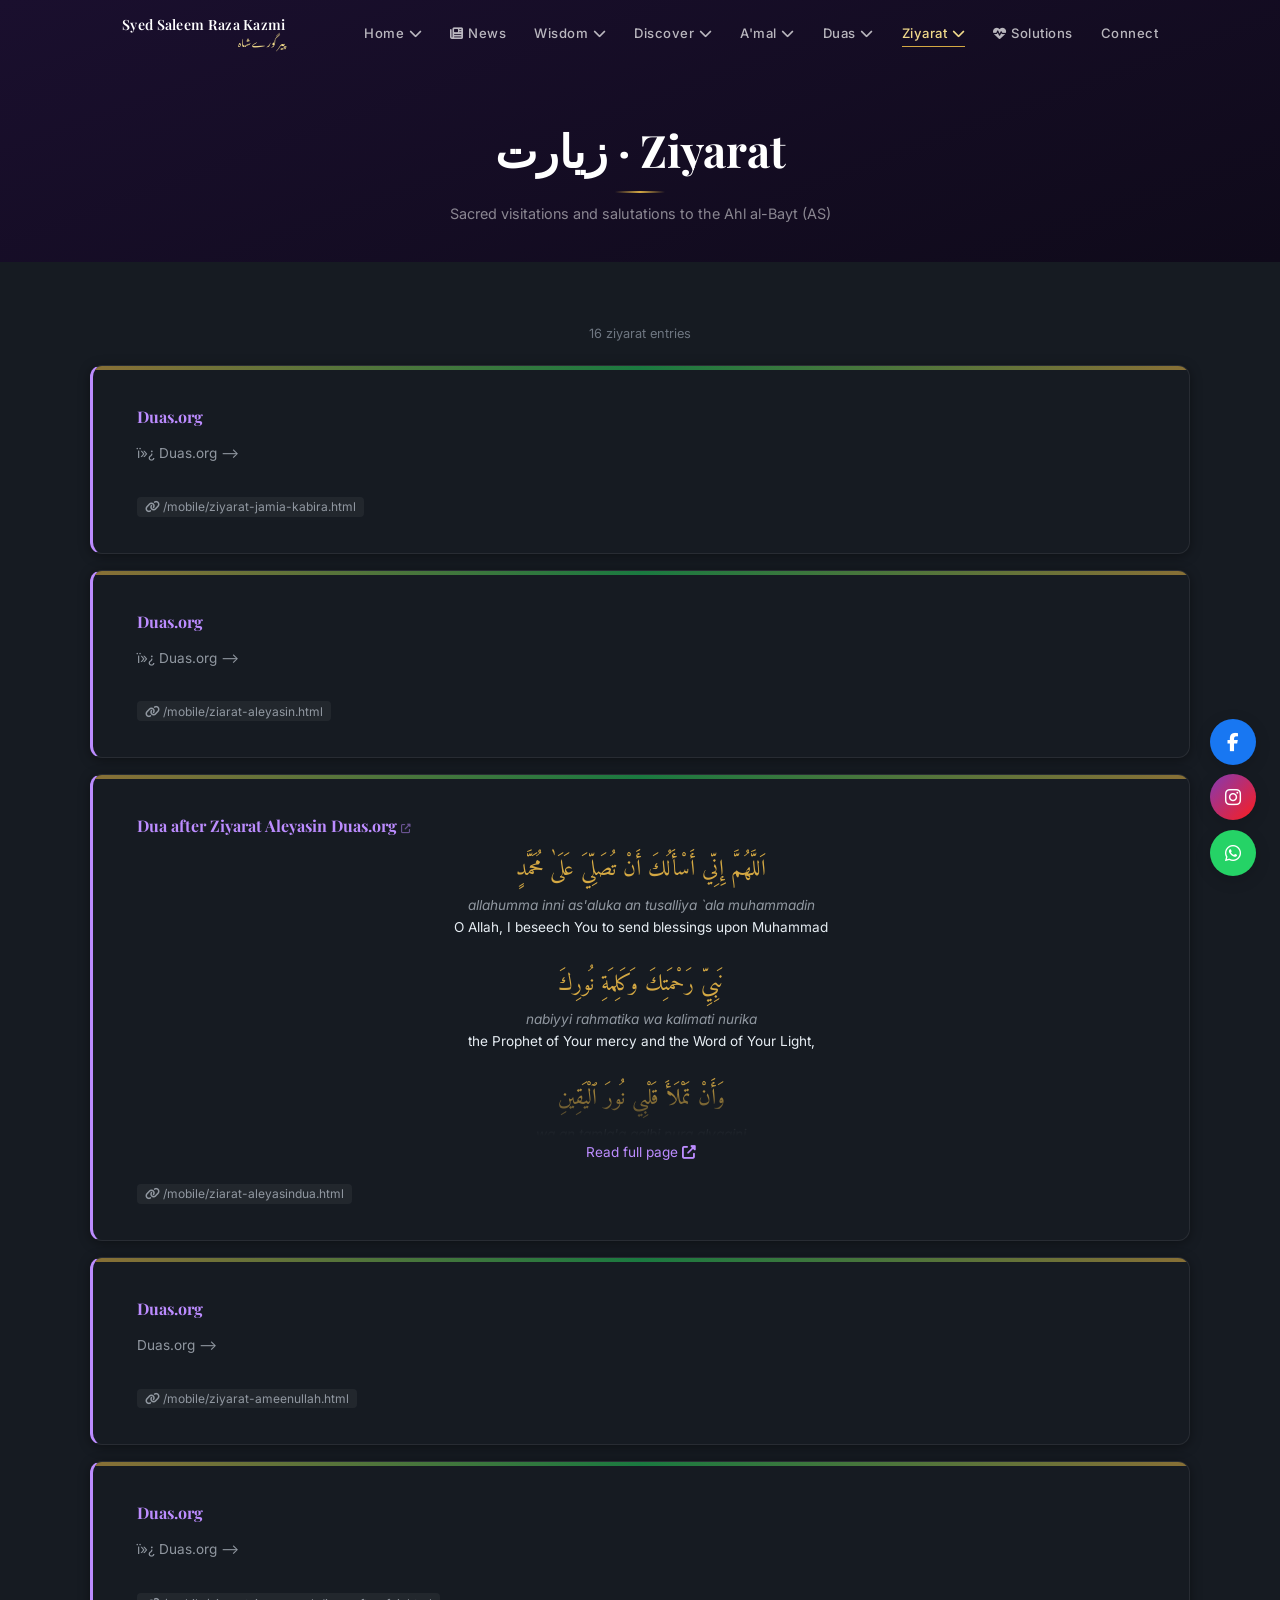
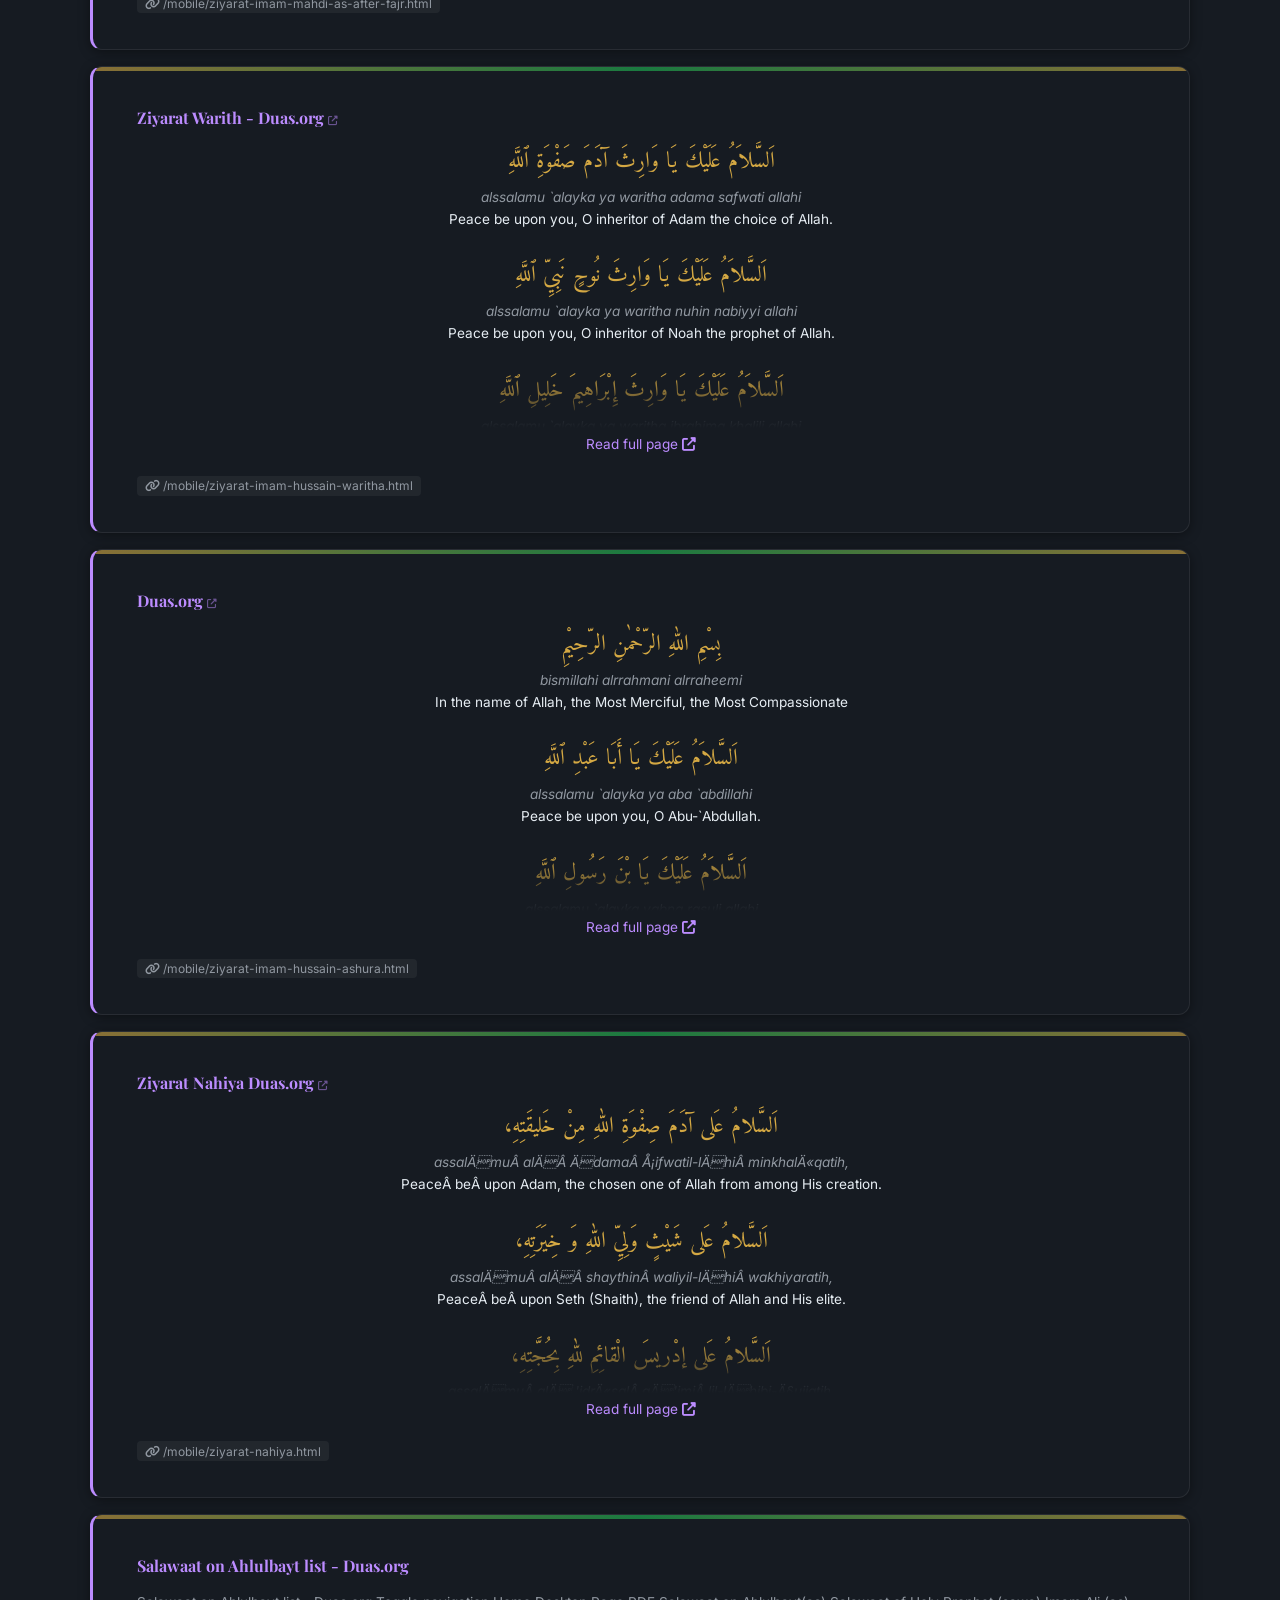
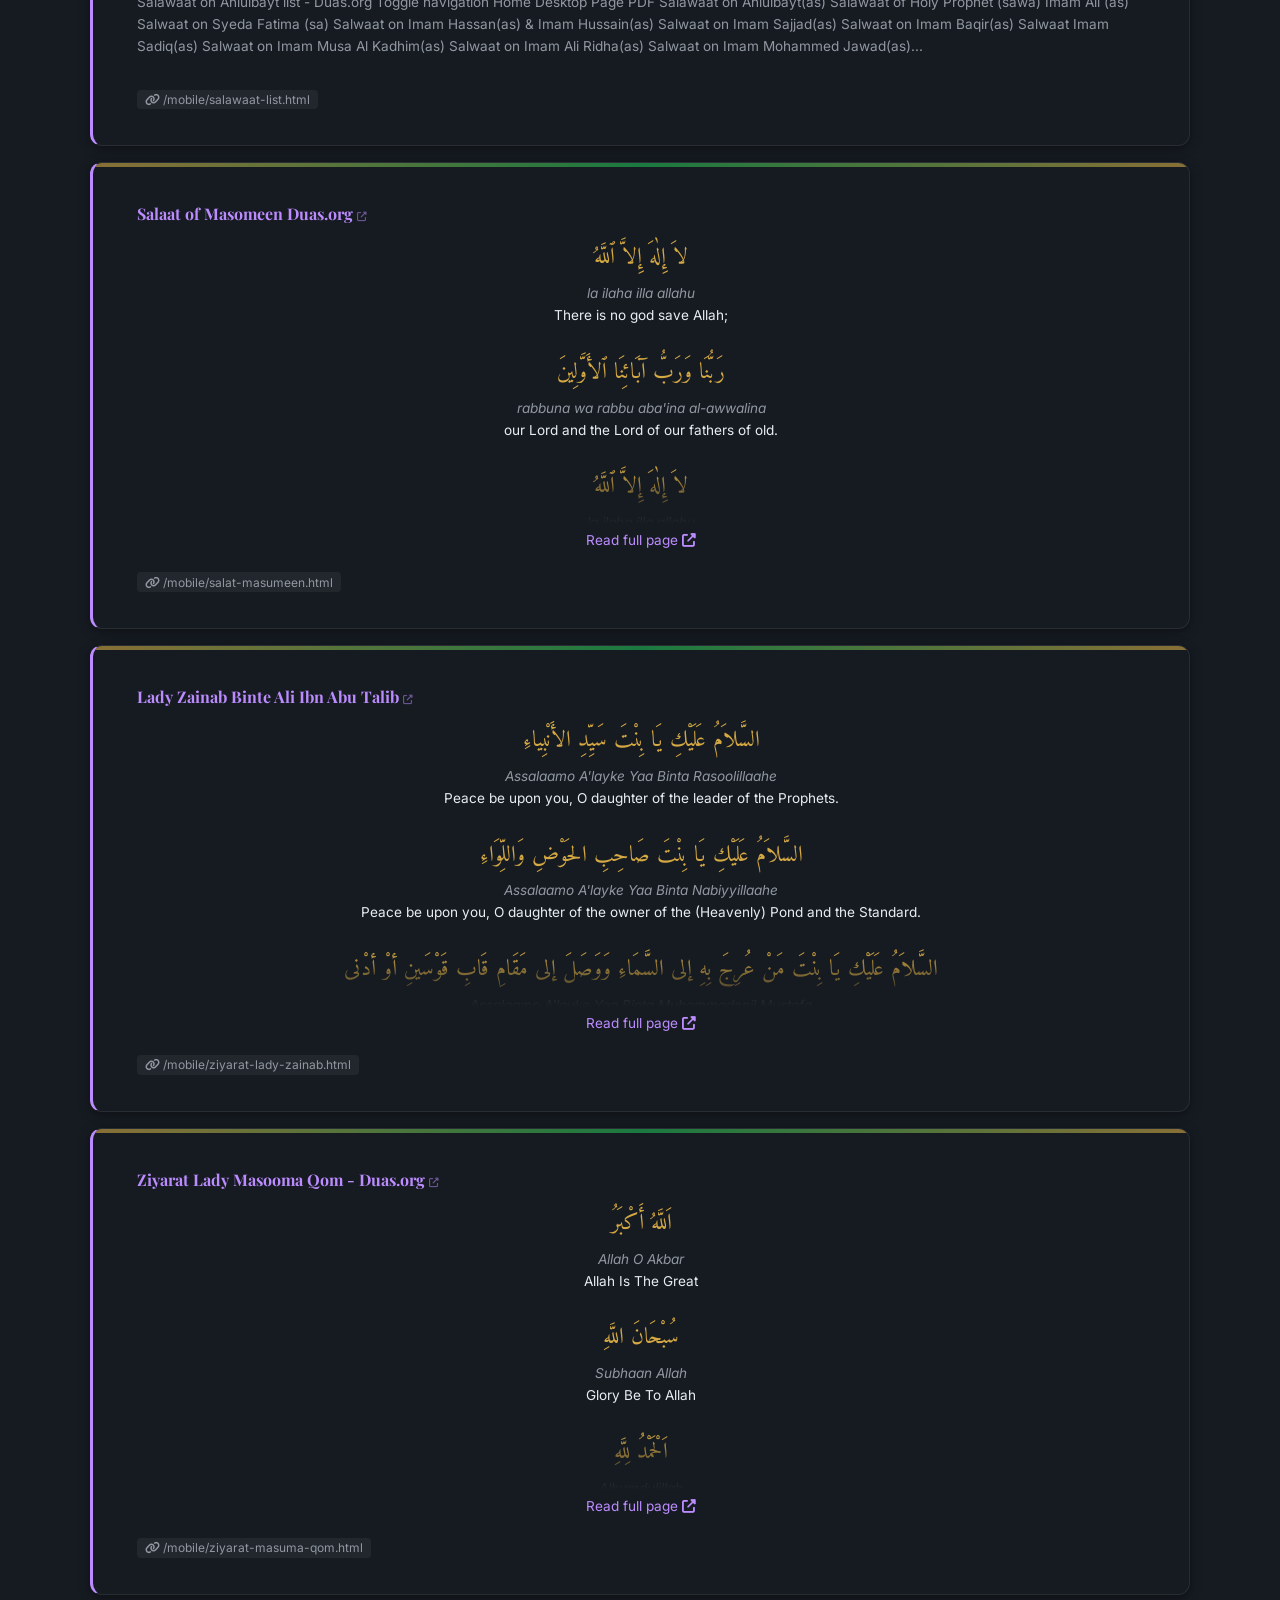
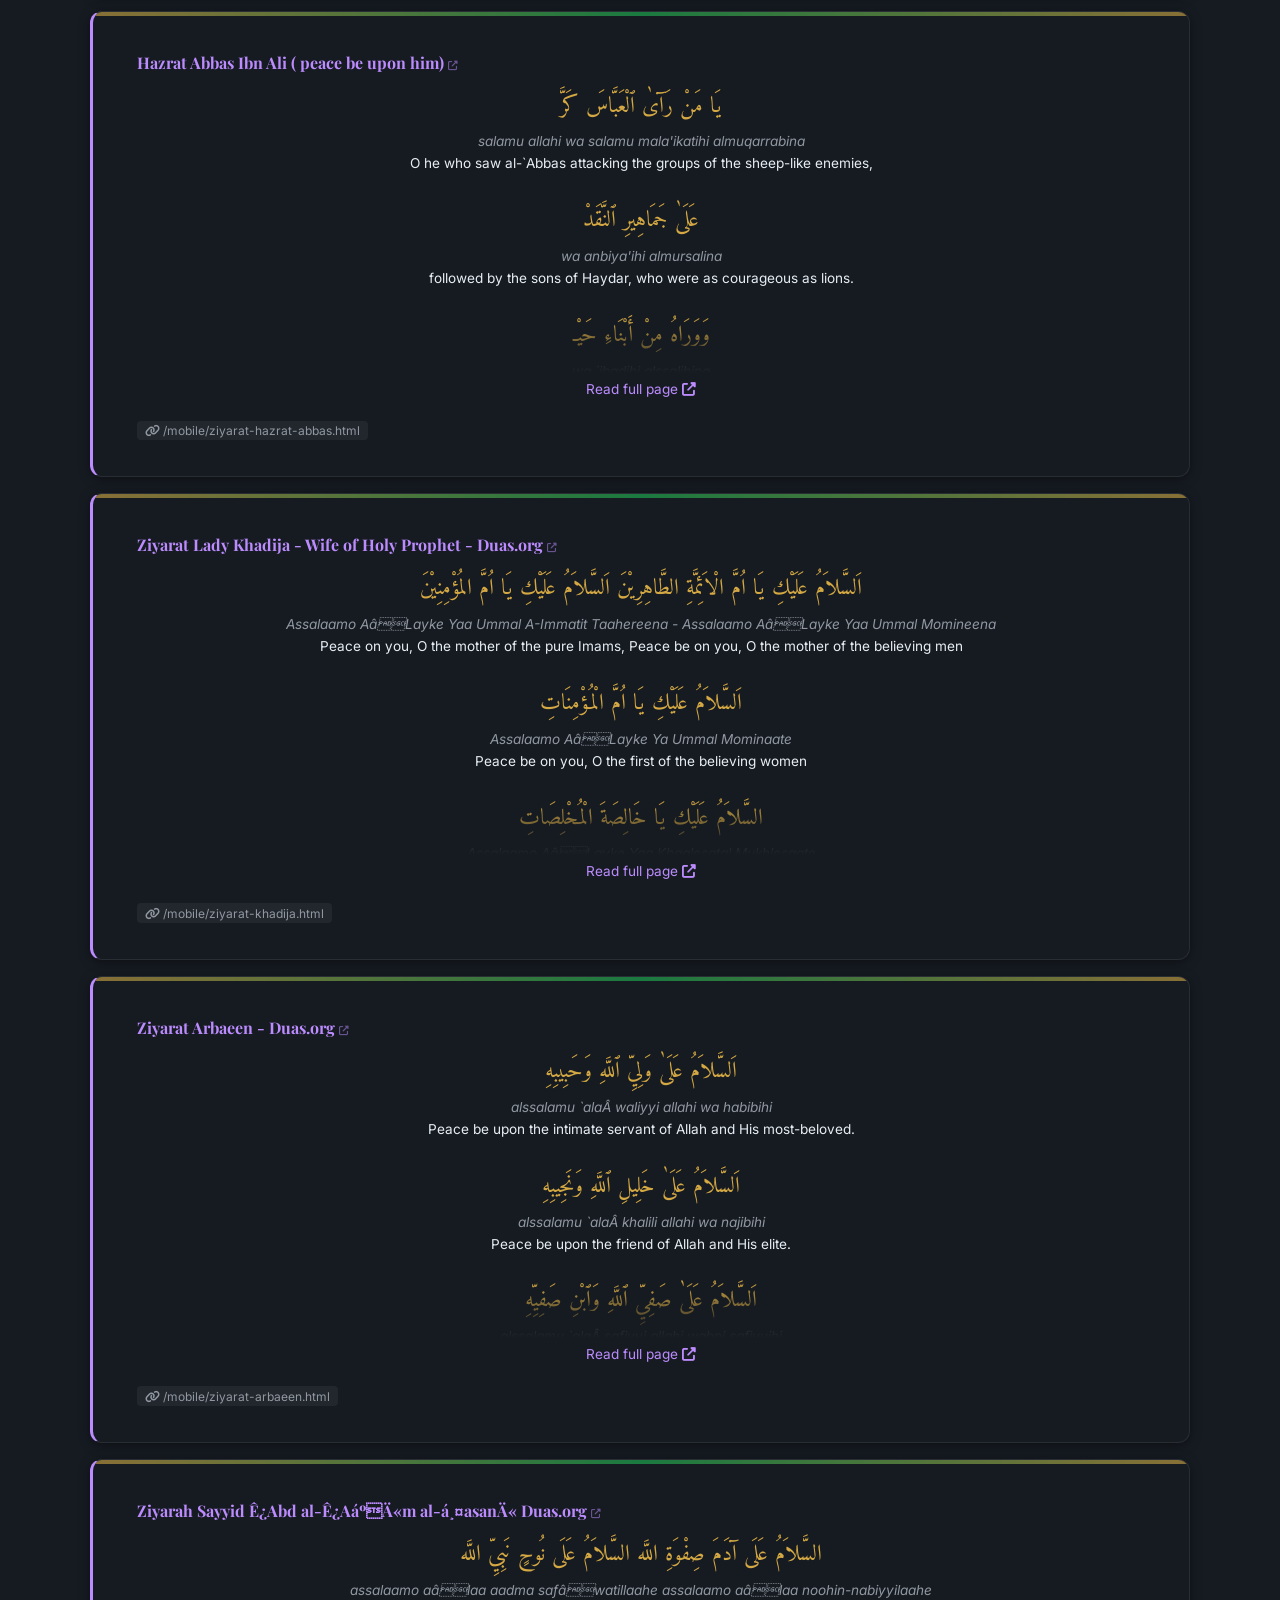
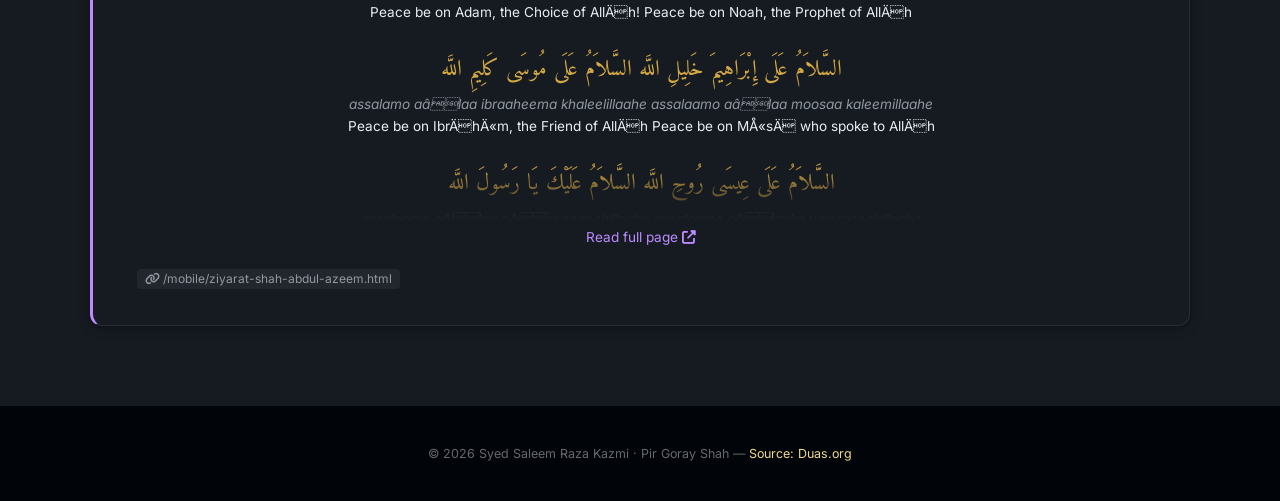
<file: ziyarat.html>
<!DOCTYPE html>
<html lang="en" dir="ltr">
<head>
  <!-- Google tag (gtag.js) -->
<script async src="https://www.googletagmanager.com/gtag/js?id=G-EB6K1V6L5J"></script>
<script>
  window.dataLayer = window.dataLayer || [];
  function gtag(){dataLayer.push(arguments);}
  gtag('js', new Date());

  gtag('config', 'G-EB6K1V6L5J');
</script>
  <meta charset="UTF-8">
  <meta name="viewport" content="width=device-width, initial-scale=1.0">
  <title>Ziyarat – Syed Saleem Raza Kazmi</title>
  <link href="https://fonts.googleapis.com/css2?family=Playfair+Display:wght@400;600;700&family=Inter:wght@300;400;500;600&family=Noto+Nastaliq+Urdu:wght@400;600;700&family=Amiri:wght@400;700&display=swap" rel="stylesheet">
  <link rel="stylesheet" href="https://cdnjs.cloudflare.com/ajax/libs/font-awesome/6.5.1/css/all.min.css">
  <link rel="stylesheet" href="style.css">
</head>
<body>

  <nav id="navbar">
    <div class="nav-inner">
      <a href="index.html" class="nav-logo">Syed Saleem Raza Kazmi<span class="sub">پیر گورے شاہ</span></a>
      <button class="nav-toggle" id="navToggle" aria-label="Menu"><i class="fas fa-bars"></i></button>
      <ul class="nav-links" id="navLinks">
        <li class="dropdown"><a href="index.html">Home <i class="fas fa-chevron-down"></i></a>
          <ul class="dropdown-menu">
            <li><a href="index.html#carousel"><i class="fas fa-sliders-h"></i> Daily Carousel</a></li>
            <li><a href="index.html#explore"><i class="fas fa-compass"></i> Explore</a></li>
          </ul>
        </li>
        <li><a href="news.html"><i class="fas fa-newspaper"></i> News</a></li>
        <li class="dropdown"><a href="wisdom.html">Wisdom <i class="fas fa-chevron-down"></i></a>
          <ul class="dropdown-menu">
            <li><a href="wisdom.html"><i class="fas fa-quote-left"></i> Sayings</a></li>
            <li><a href="wisdom.html?tab=poetry"><i class="fas fa-feather"></i> Poetry</a></li>
            <li><a href="wisdom.html?tab=fun"><i class="fas fa-smile"></i> Fun Facts</a></li>
          </ul>
        </li>
        <li class="dropdown"><a href="discover.html">Discover <i class="fas fa-chevron-down"></i></a>
          <ul class="dropdown-menu">
            <li><a href="discover.html"><i class="fas fa-atom"></i> Facts</a></li>
            <li><a href="discover.html?tab=wit"><i class="fas fa-theater-masks"></i> Wit</a></li>
            <li><a href="discover.html?tab=poetry"><i class="fas fa-feather-alt"></i> Poetry</a></li>
            <li><a href="ahelbait.html"><i class="fas fa-star"></i> Ahl al-Bayt Poetry</a></li>
          </ul>
        </li>
        <li class="dropdown"><a href="amal.html">A'mal <i class="fas fa-chevron-down"></i></a>
          <ul class="dropdown-menu">
            <li><a href="amal.html"><i class="fas fa-hands-praying"></i> Daily A'mal</a></li>
            <li><a href="amal.html?cat=Worship"><i class="fas fa-mosque"></i> Worship</a></li>
            <li><a href="amal.html?cat=Protection"><i class="fas fa-shield-halved"></i> Protection</a></li>
          </ul>
        </li>
        <li class="dropdown"><a href="duas.html">Duas <i class="fas fa-chevron-down"></i></a>
          <ul class="dropdown-menu">
            <li><a href="duas.html"><i class="fas fa-book"></i> All Duas</a></li>
            <li><a href="duas.html?cat=Supplication"><i class="fas fa-hand-sparkles"></i> Supplications</a></li>
            <li><a href="duas.html?cat=Worship"><i class="fas fa-mosque"></i> Worship</a></li>
            <li><a href="duas.html?cat=Monthly"><i class="fas fa-calendar"></i> Monthly</a></li>
            <li><a href="ziyarat.html"><i class="fas fa-kaaba"></i> Ziyarat</a></li>
          </ul>
        </li>
        <li class="dropdown"><a href="ziyarat.html">Ziyarat <i class="fas fa-chevron-down"></i></a>
          <ul class="dropdown-menu">
            <li><a href="ziyarat.html"><i class="fas fa-list"></i> All Ziyarat</a></li>
            <li><a href="duas.html?cat=Sahifa"><i class="fas fa-book"></i> Sahifas</a></li>
          </ul>
        </li>
        <li><a href="problems.html"><i class="fas fa-heart-pulse"></i> Solutions</a></li>
        <li><a href="contact.html">Connect</a></li>
      </ul>
    </div>
  </nav>

  <div class="page-header" style="background: linear-gradient(160deg, #1a0f2e, #0f0a1a);">
    <h1>زیارت · Ziyarat</h1>
    <div class="divider"></div>
    <p>Sacred visitations and salutations to the Ahl al-Bayt (AS)</p>
  </div>

  <section class="section" style="background: var(--card-bg);">
    <div class="section-inner">
      <div class="count-badge" id="ziyaratCount"></div>
      <div id="ziyaratList"></div>
      <div class="empty-state" id="ziyaratEmpty" style="display:none;">
        <i class="fas fa-filter"></i>
        <p>No ziyarat entries loaded.</p>
      </div>
    </div>
  </section>

  <footer>
    <p>&copy; <span id="year"></span> Syed Saleem Raza Kazmi · Pir Goray Shah &mdash; <a href="https://www.duas.org" target="_blank" style="color:var(--gold-light);">Source: Duas.org</a></p>
  </footer>

  <div class="floating">
    <a href="https://www.facebook.com/syed.saleem.raza.kazmi.2025" target="_blank" rel="noopener" class="f-fb"><i class="fab fa-facebook-f"></i></a>
    <a href="https://www.instagram.com/ishq_e_ali_as" target="_blank" rel="noopener" class="f-ig"><i class="fab fa-instagram"></i></a>
    <a href="https://wa.me/923244787885" target="_blank" rel="noopener" class="f-wa"><i class="fab fa-whatsapp"></i></a>
  </div>

  <script src="app.js"></script>
  <style>
    .dua-card .dua-segment { padding: 0.75rem 1rem; border-bottom: 1px solid var(--border); }
    .dua-card .dua-segment:last-child { border-bottom: 0; }
    .dua-card .dua-arabic { font-family:'Amiri',serif; font-size:1.4rem; line-height:2; text-align:center; color:var(--gold); direction:rtl; margin-bottom:0.25rem; }
    .dua-card .dua-translit { font-size:0.85rem; font-style:italic; color:var(--text-light); text-align:center; margin-bottom:0.25rem; }
    .dua-card .dua-translation { font-size:0.85rem; color:var(--text); line-height:1.6; text-align:center; }
    .dua-card .dua-preview { max-height:300px; overflow:hidden; transition:max-height 0.3s; position:relative; }
    .dua-card .dua-preview.expanded { max-height:none; }
    .dua-card .dua-preview .fade-bottom { position:absolute; bottom:0; left:0; right:0; height:60px; background:linear-gradient(transparent, var(--card-bg)); }
    .dua-card .dua-preview.expanded .fade-bottom { display:none; }
    .dua-toggle { display:block; width:100%; padding:0.5rem; text-align:center; cursor:pointer; font-size:0.85rem; color:var(--tanaquz); border-top:1px solid var(--border); }
    .dua-toggle:hover { background:rgba(179,98,255,0.05); }
  </style>
  <script>
    (function() {
      var DEEP = {};

      function loadData() {
        var loaded = 0;
        function checkDone() { loaded++; if (loaded === 2) { render(); } }

        var xhr1 = new XMLHttpRequest();
        xhr1.open('GET', 'data_v2/duas_pool.json?_=' + Date.now(), true);
        xhr1.onload = function() {
          try {
            var pool = JSON.parse(xhr1.responseText);
            if (pool && pool.all) { window._ziyaratPool = pool.all.filter(function(d) { return d.category === 'Ziyarat'; }); }
          } catch(e) {}
          checkDone();
        };
        xhr1.onerror = checkDone;
        xhr1.send();

        var xhr2 = new XMLHttpRequest();
        xhr2.open('GET', 'data_v2/duas_deep.json?_=' + Date.now(), true);
        xhr2.onload = function() {
          try {
            var deep = JSON.parse(xhr2.responseText);
            if (deep && deep.length) {
              deep.forEach(function(d) { DEEP[d.url] = d; });
            }
          } catch(e) {}
          checkDone();
        };
        xhr2.onerror = checkDone;
        xhr2.send();
      }

      function render() {
        var items = window._ziyaratPool || [];
        document.getElementById('ziyaratCount').textContent = items.length + ' ziyarat entries';
        var list = document.getElementById('ziyaratList');
        if (!items.length) {
          list.innerHTML = '';
          document.getElementById('ziyaratEmpty').style.display = 'block';
          return;
        }
        document.getElementById('ziyaratEmpty').style.display = 'none';

        list.innerHTML = items.map(function(d) {
          var deep = DEEP[d.url];
          var hasSegments = deep && deep.segments && deep.segments.length;

          var contentHtml = '';
          if (hasSegments) {
            var segments = deep.segments;
            var maxPreview = 5;
            var showMore = segments.length > maxPreview;
            var count = showMore ? maxPreview : segments.length;

            contentHtml = '<div class="dua-card"><div class="dua-preview" id="zseg-' + d.id + '">';
            for (var i = 0; i < count; i++) {
              var s = segments[i];
              contentHtml += '<div class="dua-segment">' +
                (s.arabic ? '<div class="dua-arabic">' + s.arabic + '</div>' : '') +
                (s.transliteration ? '<div class="dua-translit">' + s.transliteration + '</div>' : '') +
                (s.translation ? '<div class="dua-translation">' + s.translation + '</div>' : '') +
              '</div>';
            }
            if (showMore) { contentHtml += '<div class="fade-bottom"></div>'; }
            contentHtml += '</div>';
            if (showMore) {
              contentHtml += '<a href="view.html?url=' + encodeURIComponent(d.url) + '" class="dua-toggle">Read full page <i class="fas fa-external-link-alt"></i></a>';
            }
            contentHtml += '</div>';
          } else {
            var text = d.text ? d.text.slice(0, 400) : '';
            contentHtml = '<div style="font-size:0.85rem;color:var(--text-light);line-height:1.6;padding:1rem;">' +
              text + (d.text && d.text.length > 400 ? '...' : '') + '</div>';
          }

          return '<div class="card" style="margin-bottom:1rem;border-left:3px solid var(--tanaquz);">' +
            (hasSegments
              ? '<h3 style="font-family:\'Playfair Display\',serif;font-size:1rem;padding:0.75rem 1rem 0;margin-bottom:0;"><a href="view.html?url=' + encodeURIComponent(d.url) + '" style="color:var(--tanaquz);text-decoration:none;">' + d.title + ' <i class="fas fa-external-link-alt" style="font-size:0.6rem;opacity:0.5;"></i></a></h3>'
              : '<h3 style="font-family:\'Playfair Display\',serif;font-size:1rem;color:var(--tanaquz);padding:0.75rem 1rem 0;margin-bottom:0;">' + d.title + '</h3>') +
            contentHtml +
            '<div class="meta" style="padding:0.5rem 1rem;border-top:1px solid var(--border);"><span style="font-size:0.75rem;color:var(--text-light);"><i class="fas fa-link"></i> ' + d.url.replace('https://www.duas.org', '') + '</span></div>' +
          '</div>';
        }).join('');
      }

      loadData();
    })();
  </script>
</body>
</html>
</file>
<file: style.css>
:root {
  --primary: #1db954;
  --primary-dark: #0a4a2a;
  --primary-deeper: #031a0c;
  --gold: #d4a843;
  --gold-light: #f0d98a;
  --gold-glow: rgba(212,168,67,0.3);
  --cream: #0d1117;
  --cream-light: #111820;
  --dark: #010409;
  --text: #e6edf3;
  --text-light: #9198a1;
  --text-muted: #6e7681;
  --white: #ffffff;
  --card-bg: #161b22;
  --ishraq: #3fb950;
  --tanaquz: #bc8cff;
  --shadow-sm: 0 2px 12px rgba(0,0,0,0.4);
  --shadow: 0 8px 40px rgba(0,0,0,0.5);
  --shadow-lg: 0 20px 60px rgba(0,0,0,0.6);
  --radius: 12px;
  --radius-lg: 20px;
  --max-w: 1100px;
  --nav-h: 64px;
  --card-border: rgba(255,255,255,0.08);
  --subtle-bg: rgba(255,255,255,0.03);
  --subtle-border: rgba(255,255,255,0.08);
}

* { margin: 0; padding: 0; box-sizing: border-box; }
html { scroll-behavior: smooth; }

body {
  font-family: 'Inter', sans-serif;
  background: var(--cream);
  color: var(--text);
  overflow-x: hidden;
  min-height: 100vh;
  display: flex;
  flex-direction: column;
}

main { flex: 1; }

a { color: inherit; text-decoration: none; }
img { max-width: 100%; display: block; }

/* ─── NAV ─── */
nav {
  position: fixed;
  top: 0; left: 0;
  width: 100%;
  z-index: 999;
  transition: all 0.35s ease;
  background: transparent;
}
nav.scrolled {
  background: rgba(13,17,23,0.95);
  backdrop-filter: blur(18px);
  box-shadow: 0 2px 30px rgba(0,0,0,0.5);
}
.nav-inner {
  max-width: var(--max-w);
  margin: 0 auto;
  padding: 0 2rem;
  display: flex;
  align-items: center;
  justify-content: space-between;
  height: var(--nav-h);
}
.nav-logo {
  font-family: 'Playfair Display', serif;
  color: var(--white);
  font-size: 0.88rem;
  font-weight: 600;
  letter-spacing: 0.3px;
  line-height: 1.25;
}
.nav-logo .sub {
  display: block;
  font-family: 'Noto Nastaliq Urdu', serif;
  color: var(--gold-light);
  font-size: 0.62rem;
  font-weight: 400;
  direction: rtl;
  line-height: 1.4;
}
.nav-links { display: flex; gap: 1.75rem; list-style: none; align-items: center; }
.nav-links a {
  color: rgba(255,255,255,0.7);
  font-size: 0.82rem;
  font-weight: 500;
  letter-spacing: 0.5px;
  transition: color 0.3s;
  position: relative;
  padding: 0.25rem 0;
}
.nav-links a::after {
  content: '';
  position: absolute;
  bottom: -2px;
  left: 0;
  width: 0;
  height: 1.5px;
  background: var(--gold);
  transition: width 0.3s;
}
.nav-links a:hover, .nav-links a.active { color: var(--gold-light); }
.nav-links a:hover::after, .nav-links a.active::after { width: 100%; }

/* ─── DROPDOWN NAV ─── */
.dropdown { position: relative; }
.dropdown-menu {
  position: absolute;
  top: 100%;
  left: 50%;
  transform: translateX(-50%) translateY(4px);
  background: var(--card-bg);
  border: 1px solid var(--card-border);
  border-radius: var(--radius);
  padding: 0.5rem 0;
  min-width: 200px;
  box-shadow: var(--shadow);
  opacity: 0;
  visibility: hidden;
  transition: all 0.25s ease;
  z-index: 1000;
  list-style: none;
}
.dropdown:hover .dropdown-menu,
.dropdown-menu:hover {
  opacity: 1;
  visibility: visible;
  transform: translateX(-50%) translateY(0);
}
.dropdown-menu li { border-bottom: 1px solid rgba(255,255,255,0.04); }
.dropdown-menu li:last-child { border-bottom: none; }
.dropdown-menu a {
  display: flex;
  align-items: center;
  gap: 0.6rem;
  padding: 0.55rem 1.2rem;
  color: var(--text-light);
  font-size: 0.78rem;
  white-space: nowrap;
  transition: all 0.2s;
}
.dropdown-menu a::after { display: none; }
.dropdown-menu a:hover {
  background: rgba(255,255,255,0.04);
  color: var(--gold-light);
}
.dropdown-menu a i {
  width: 1rem;
  text-align: center;
  font-size: 0.7rem;
  color: var(--text-muted);
}
.dropdown-menu a:hover i { color: var(--gold); }

/* ─── CAROUSEL ─── */
.carousel-container {
  max-width: 750px;
  margin: 0 auto;
  position: relative;
}
.carousel-track { min-height: 280px; }
.carousel-slide {
  padding: 2rem 2.5rem;
  border-radius: var(--radius-lg);
  text-align: center;
  animation: fadeIn 0.6s ease;
}
@keyframes fadeIn {
  from { opacity: 0; transform: translateY(10px); }
  to { opacity: 1; transform: translateY(0); }
}
.carousel-badge {
  font-size: 0.65rem;
  letter-spacing: 1.5px;
  text-transform: uppercase;
  color: var(--gold-light);
  margin-bottom: 0.5rem;
}
.carousel-cat {
  font-size: 0.6rem;
  text-transform: uppercase;
  letter-spacing: 1.2px;
  color: var(--text-muted);
  margin-bottom: 1rem;
}
.carousel-arabic {
  font-family: 'Amiri', serif;
  font-size: clamp(1.1rem, 2.2vw, 1.4rem);
  color: var(--gold);
  line-height: 2;
  margin-bottom: 0.75rem;
  direction: rtl;
}
.carousel-urdu {
  font-family: 'Noto Nastaliq Urdu', serif;
  font-size: clamp(0.85rem, 1.6vw, 1rem);
  color: rgba(255,255,255,0.75);
  line-height: 1.7;
  margin-bottom: 0.75rem;
}
.carousel-ref {
  font-size: 0.65rem;
  color: rgba(255,255,255,0.35);
}
.carousel-controls {
  display: flex;
  align-items: center;
  justify-content: center;
  gap: 1rem;
  margin-top: 1.25rem;
}
.carousel-btn {
  background: rgba(255,255,255,0.06);
  border: 1px solid rgba(255,255,255,0.1);
  color: var(--text-light);
  width: 36px;
  height: 36px;
  border-radius: 50%;
  cursor: pointer;
  transition: all 0.25s;
  display: flex;
  align-items: center;
  justify-content: center;
  font-size: 0.8rem;
}
.carousel-btn:hover {
  background: rgba(255,255,255,0.12);
  color: var(--gold);
  border-color: var(--gold);
}
.carousel-dots { display: flex; gap: 6px; flex-wrap: wrap; justify-content: center; max-width: 400px; }
.carousel-dot {
  width: 8px;
  height: 8px;
  border-radius: 50%;
  background: rgba(255,255,255,0.15);
  border: none;
  cursor: pointer;
  transition: all 0.3s;
  padding: 0;
}
.carousel-dot.active {
  background: var(--gold);
  width: 22px;
  border-radius: 4px;
}
.carousel-dot:hover {
  background: rgba(255,255,255,0.3);
}

/* ─── EXPLORE GRID ─── */
.explore-grid {
  display: grid;
  grid-template-columns: repeat(auto-fit, minmax(220px, 1fr));
  gap: 1.25rem;
  max-width: 900px;
  margin: 0 auto;
}
.explore-card {
  background: var(--card-bg);
  border-radius: var(--radius);
  padding: 2rem 1.5rem;
  text-align: center;
  box-shadow: var(--shadow-sm);
  border: 1px solid var(--card-border);
  transition: all 0.3s;
  text-decoration: none;
  display: block;
}
.explore-card:hover {
  transform: translateY(-4px);
  border-color: var(--gold);
  box-shadow: var(--shadow);
}
.explore-icon {
  width: 52px;
  height: 52px;
  border-radius: 50%;
  display: flex;
  align-items: center;
  justify-content: center;
  margin: 0 auto 1rem;
  font-size: 1.3rem;
}
.explore-card h4 {
  color: var(--text);
  margin-bottom: 0.35rem;
  font-family: 'Playfair Display', serif;
  font-size: 1rem;
}
.explore-card p {
  color: var(--text-light);
  font-size: 0.78rem;
  line-height: 1.5;
  margin-bottom: 0.75rem;
}
.explore-tags {
  font-size: 0.6rem;
  color: var(--text-muted);
  letter-spacing: 0.5px;
}

/* ─── FILTER BTN SM ─── */
.filter-btn.sm {
  font-size: 0.65rem;
  padding: 0.25rem 0.7rem;
  letter-spacing: 0.3px;
}
.nav-toggle {
  display: none;
  background: none; border: none;
  color: var(--white); font-size: 1.3rem;
  cursor: pointer;
}

@media (max-width: 700px) {
  .nav-links {
    display: none;
    position: absolute;
    top: var(--nav-h);
    left: 0; width: 100%;
    background: rgba(13,17,23,0.98);
    flex-direction: column;
    padding: 1.5rem 2rem;
    gap: 0.5rem;
    backdrop-filter: blur(18px);
  }
  .nav-links.open { display: flex; }
  .nav-toggle { display: block; }

  .dropdown { position: relative; }
  .dropdown-menu {
    position: static;
    transform: none;
    background: transparent;
    border: none;
    box-shadow: none;
    padding: 0 0 0 1rem;
    opacity: 1;
    visibility: visible;
    min-width: auto;
    margin-top: 0.25rem;
  }
  .dropdown-menu a {
    padding: 0.35rem 0.75rem;
    font-size: 0.75rem;
    color: var(--text-muted);
  }
  .dropdown-menu a i { width: 0.8rem; }
  .dropdown > a > i.fa-chevron-down { display: none; }
}

/* ─── HERO ─── */
.hero {
  min-height: 100vh;
  background: linear-gradient(160deg, #030f08, #082218, #0d2a18);
  display: flex;
  align-items: center;
  justify-content: center;
  position: relative;
  overflow: hidden;
  padding: calc(var(--nav-h) + 2rem) 2rem 3rem;
}
.hero::before {
  content: '';
  position: absolute;
  inset: 0;
  background:
    radial-gradient(ellipse 55% 45% at 20% 55%, rgba(212,168,67,0.08) 0%, transparent 60%),
    radial-gradient(ellipse 40% 35% at 80% 40%, rgba(255,255,255,0.03) 0%, transparent 60%);
  animation: heroBreathe 14s ease-in-out infinite alternate;
}
@keyframes heroBreathe {
  0% { transform: scale(1) translate(0,0); }
  100% { transform: scale(1.04) translate(-1.5%,-1.5%); }
}
.hero-pattern {
  position: absolute;
  inset: 0;
  opacity: 0.025;
  background-image:
    radial-gradient(circle at 30% 30%, var(--gold) 1px, transparent 1px),
    radial-gradient(circle at 70% 70%, var(--gold) 1px, transparent 1px);
  background-size: 50px 50px;
  pointer-events: none;
}
.hero-content {
  text-align: center;
  position: relative;
  z-index: 1;
  max-width: 820px;
}
.hero-badge {
  display: inline-flex;
  align-items: center;
  gap: 0.5rem;
  background: rgba(212,168,67,0.12);
  border: 1px solid rgba(212,168,67,0.25);
  color: var(--gold-light);
  padding: 0.4rem 1.3rem;
  border-radius: 50px;
  font-size: 0.7rem;
  letter-spacing: 2px;
  text-transform: uppercase;
  margin-bottom: 1.25rem;
  backdrop-filter: blur(6px);
}
.hero h1 {
  font-family: 'Playfair Display', serif;
  font-size: clamp(2.6rem,7vw,4.8rem);
  color: var(--white);
  line-height: 1.1;
  text-shadow: 0 4px 40px rgba(0,0,0,0.25);
}
.hero .h-arabic {
  font-family: 'Noto Nastaliq Urdu', serif;
  font-size: clamp(1.3rem,3.5vw,2.2rem);
  color: var(--gold-light);
  line-height: 1.6;
  margin-top: 0.3rem;
  opacity: 0.9;
}
.hero .h-sub {
  font-size: clamp(0.95rem,1.8vw,1.3rem);
  color: rgba(255,255,255,0.55);
  font-weight: 300;
  letter-spacing: 3px;
  text-transform: uppercase;
  margin-top: 0.3rem;
}
.hero .divider {
  width: 60px; height: 2px;
  background: linear-gradient(90deg,transparent,var(--gold),transparent);
  margin: 1.25rem auto;
}
.hero .h-desc {
  color: rgba(255,255,255,0.55);
  max-width: 520px;
  margin: 0 auto 2rem;
  font-size: 0.95rem;
  line-height: 1.8;
  font-weight: 300;
}
.hero-actions { display: flex; gap: 0.75rem; justify-content: center; flex-wrap: wrap; }

/* ─── BUTTONS ─── */
.btn {
  display: inline-flex;
  align-items: center;
  gap: 0.55rem;
  padding: 0.75rem 1.6rem;
  border-radius: 50px;
  font-size: 0.85rem;
  font-weight: 500;
  transition: all 0.3s ease;
  cursor: pointer;
  border: none;
  text-decoration: none;
}
.btn:hover { transform: translateY(-2px); }
.btn-sm { padding: 0.55rem 1.2rem; font-size: 0.78rem; }
.btn-gold { background: var(--gold); color: #0d1117; box-shadow: 0 4px 20px rgba(212,168,67,0.3); }
.btn-gold:hover { box-shadow: 0 6px 30px rgba(212,168,67,0.45); }
.btn-outline { background: transparent; color: var(--white); border: 1.5px solid rgba(255,255,255,0.25); }
.btn-outline:hover { border-color: var(--gold); color: var(--gold); }
.btn-whatsapp { background: #25D366; color: var(--white); box-shadow: 0 4px 20px rgba(37,211,102,0.3); }
.btn-whatsapp:hover { box-shadow: 0 6px 30px rgba(37,211,102,0.45); }
.btn-facebook { background: #1877F2; color: var(--white); box-shadow: 0 4px 20px rgba(24,119,242,0.3); }
.btn-facebook:hover { box-shadow: 0 6px 30px rgba(24,119,242,0.45); }
.btn-instagram { background: linear-gradient(135deg,#833ab4,#fd1d1d); color: var(--white); box-shadow: 0 4px 20px rgba(195,54,165,0.25); }
.btn-instagram:hover { box-shadow: 0 6px 30px rgba(195,54,165,0.4); }

/* ─── SCROLL INDICATOR ─── */
.scroll-ind {
  position: absolute;
  bottom: 1.75rem;
  left: 50%;
  transform: translateX(-50%);
  color: rgba(255,255,255,0.2);
  font-size: 0.65rem;
  letter-spacing: 2.5px;
  text-transform: uppercase;
  display: flex;
  flex-direction: column;
  align-items: center;
  gap: 0.3rem;
  animation: bounce 2.4s infinite;
}
@keyframes bounce { 0%,100% { transform: translateX(-50%) translateY(0); } 50% { transform: translateX(-50%) translateY(7px); } }

/* ─── PAGE HEADER (inner pages) ─── */
.page-header {
  padding: calc(var(--nav-h) + 3.5rem) 2rem 2.5rem;
  background: linear-gradient(160deg, #030f08, #082218, #0d2a18);
  text-align: center;
  position: relative;
}
.page-header h1 {
  font-family: 'Playfair Display', serif;
  font-size: clamp(1.8rem,4vw,2.8rem);
  color: var(--white);
}
.page-header p {
  color: rgba(255,255,255,0.5);
  max-width: 500px;
  margin: 0.5rem auto 0;
  font-size: 0.9rem;
}
.page-header .divider {
  width: 50px; height: 2px;
  background: linear-gradient(90deg,transparent,var(--gold),transparent);
  margin: 0.75rem auto;
}

/* ─── SECTION ─── */
.section { padding: 4rem 2rem; }
.section-inner { max-width: var(--max-w); margin: 0 auto; }

.section-title { text-align: center; margin-bottom: 3rem; }
.section-title h2 {
  font-family: 'Playfair Display', serif;
  font-size: clamp(1.6rem,3.5vw,2.3rem);
  margin-bottom: 0.4rem;
}
.section-title .divider {
  width: 45px; height: 2px;
  background: linear-gradient(90deg,transparent,var(--gold),transparent);
  margin: 0.6rem auto;
}
.section-title p { color: var(--text-light); font-size: 0.9rem; max-width: 500px; margin: 0 auto; }

/* ─── ISLAMIC GEOMETRIC CARD ─── */
.card-grid {
  display: grid;
  grid-template-columns: repeat(auto-fill, minmax(340px, 1fr));
  gap: 1.5rem;
}
.card {
  background: var(--card-bg);
  border-radius: var(--radius);
  padding: 1.75rem;
  box-shadow: var(--shadow-sm);
  border: 1px solid var(--card-border);
  transition: all 0.3s;
  position: relative;
  overflow: hidden;
}
.card::before {
  content: '';
  position: absolute;
  top: 0; left: 0;
  width: 100%; height: 4px;
  background: linear-gradient(90deg, var(--gold), var(--primary), var(--gold));
  opacity: 0.6;
}
.card:hover { box-shadow: 0 8px 32px rgba(0,0,0,0.4); transform: translateY(-3px); }

.card .card-header {
  display: flex;
  align-items: center;
  justify-content: space-between;
  flex-wrap: wrap;
  gap: 0.4rem;
  margin-bottom: 1rem;
}
.card .cat {
  display: inline-flex;
  align-items: center;
  gap: 0.3rem;
  font-size: 0.6rem;
  letter-spacing: 1.5px;
  text-transform: uppercase;
  padding: 0.2rem 0.8rem;
  border-radius: 50px;
  background: rgba(29,185,84,0.12);
  color: var(--primary);
  border: 1px solid rgba(29,185,84,0.2);
}
.card .rarity {
  display: inline-flex;
  align-items: center;
  gap: 0.25rem;
  font-size: 0.55rem;
  letter-spacing: 1px;
  padding: 0.15rem 0.6rem;
  border-radius: 50px;
  font-weight: 600;
}
.card .rarity.Nadir { background: rgba(212,168,67,0.15); color: var(--gold); border: 1px solid rgba(212,168,67,0.25); }
.card .rarity.Khas { background: rgba(29,185,84,0.12); color: var(--primary); border: 1px solid rgba(29,185,84,0.2); }
.card .rarity.Nadir-tareen { background: rgba(188,140,255,0.12); color: var(--tanaquz); border: 1px solid rgba(188,140,255,0.2); }

.card .source-person {
  font-size: 0.72rem;
  color: var(--text-muted);
  margin-bottom: 0.75rem;
  display: flex;
  align-items: center;
  gap: 0.4rem;
}
.card .source-person i { color: var(--gold); font-size: 0.6rem; }

.card .original {
  font-family: 'Amiri', 'Traditional Arabic', serif;
  font-size: 1.25rem;
  line-height: 1.8;
  margin-bottom: 0.75rem;
  direction: rtl;
  color: var(--gold);
  text-align: center;
  padding: 0.75rem 0;
  border-bottom: 1px dashed rgba(212,168,67,0.2);
}

.card .urdu {
  font-family: 'Noto Nastaliq Urdu', serif;
  font-size: 0.95rem;
  line-height: 1.8;
  direction: rtl;
  margin-bottom: 1rem;
  padding: 0.5rem 0;
  color: var(--text-light);
}

.card .ishraq-section {
  margin-bottom: 0.6rem;
  padding: 0.6rem 0.75rem;
  background: rgba(63,185,80,0.08);
  border-radius: 8px;
  border-right: 2px solid var(--ishraq);
}
.card .ishraq-section .label {
  font-size: 0.6rem;
  font-weight: 600;
  letter-spacing: 1.5px;
  text-transform: uppercase;
  color: var(--ishraq);
  margin-bottom: 0.3rem;
}
.card .ishraq-section .content {
  font-size: 0.82rem;
  color: #7dd3a0;
  line-height: 1.6;
  direction: rtl;
  font-family: 'Noto Nastaliq Urdu', serif;
}

.card .tanaquz-section {
  margin-bottom: 0.75rem;
  padding: 0.6rem 0.75rem;
  background: rgba(188,140,255,0.08);
  border-radius: 8px;
  border-right: 2px solid var(--tanaquz);
}
.card .tanaquz-section .label {
  font-size: 0.6rem;
  font-weight: 600;
  letter-spacing: 1.5px;
  text-transform: uppercase;
  color: var(--tanaquz);
  margin-bottom: 0.3rem;
}
.card .tanaquz-section .content {
  font-size: 0.82rem;
  color: #c9a5e0;
  line-height: 1.6;
  direction: rtl;
  font-family: 'Noto Nastaliq Urdu', serif;
  font-style: italic;
}

.card .related-section {
  margin-bottom: 0.75rem;
  padding: 0.5rem 0.75rem;
  background: rgba(255,255,255,0.03);
  border-radius: 8px;
  border-right: 2px solid var(--gold-light);
}
.card .related-section .label {
  font-size: 0.6rem;
  font-weight: 600;
  letter-spacing: 1.5px;
  text-transform: uppercase;
  color: var(--text-muted);
  margin-bottom: 0.2rem;
}
.card .related-section .content {
  font-size: 0.78rem;
  color: var(--text-light);
  line-height: 1.5;
  direction: rtl;
  font-family: 'Noto Nastaliq Urdu', serif;
}

.card .meta {
  font-size: 0.68rem;
  color: var(--text-muted);
  display: flex;
  flex-wrap: wrap;
  gap: 0.5rem;
  margin-top: 0.5rem;
  padding-top: 0.5rem;
  border-top: 1px solid var(--card-border);
}
.card .meta span {
  background: rgba(255,255,255,0.05);
  padding: 0.15rem 0.5rem;
  border-radius: 4px;
  font-size: 0.65rem;
}

/* ─── RAREST QUOTE SECTION ─── */
.rarest-section {
  max-width: 800px;
  margin: 0 auto 3rem;
  padding: 2rem;
  border-radius: var(--radius-lg);
  background: linear-gradient(160deg, var(--primary-deeper), var(--primary-dark));
  position: relative;
  overflow: hidden;
  text-align: center;
}
.rarest-section::before {
  content: '';
  position: absolute;
  inset: 0;
  border: 1px solid rgba(212,168,67,0.15);
  border-radius: var(--radius-lg);
  pointer-events: none;
}
.rarest-section .badge {
  display: inline-flex;
  align-items: center;
  gap: 0.4rem;
  background: rgba(212,168,67,0.15);
  border: 1px solid rgba(212,168,67,0.25);
  color: var(--gold-light);
  padding: 0.25rem 1rem;
  border-radius: 50px;
  font-size: 0.6rem;
  letter-spacing: 2px;
  text-transform: uppercase;
  margin-bottom: 1rem;
}
.rarest-section .ra {
  font-family: 'Amiri', 'Traditional Arabic', serif;
  font-size: clamp(1.3rem, 3vw, 1.8rem);
  color: var(--gold);
  line-height: 1.8;
  direction: rtl;
  margin-bottom: 0.75rem;
}
.rarest-section .ru {
  font-family: 'Noto Nastaliq Urdu', serif;
  font-size: clamp(0.95rem, 2vw, 1.15rem);
  color: rgba(255,255,255,0.85);
  line-height: 1.8;
  direction: rtl;
  margin-bottom: 0.75rem;
}
.rarest-section .r-meta {
  font-size: 0.75rem;
  color: rgba(255,255,255,0.4);
  display: flex;
  justify-content: center;
  gap: 1rem;
  flex-wrap: wrap;
}

/* ─── FILTERS ─── */
.filters {
  display: flex;
  gap: 0.5rem;
  flex-wrap: wrap;
  justify-content: center;
  margin-bottom: 2rem;
}
.filter-btn {
  padding: 0.45rem 1.1rem;
  border-radius: 50px;
  border: 1.5px solid var(--subtle-border);
  background: transparent;
  font-size: 0.78rem;
  font-weight: 500;
  cursor: pointer;
  transition: all 0.3s;
  color: var(--text-light);
}
.filter-btn.active {
  background: var(--primary);
  border-color: var(--primary);
  color: var(--white);
}
.filter-btn:hover:not(.active) { border-color: var(--gold); color: var(--text); }
.filter-group {
  margin-bottom: 0.5rem;
}
.filter-label {
  font-size: 0.7rem;
  color: var(--text-muted);
  margin-bottom: 0.4rem;
  text-align: center;
  letter-spacing: 0.5px;
}
.filter-group .filter-btn {
  margin: 0.15rem;
}
.filter-btn.filter-school.active {
  background: var(--tanaquz);
  border-color: var(--tanaquz);
  color: var(--white);
}

/* ─── COUNT ─── */
.count-badge {
  text-align: center;
  color: var(--text-muted);
  font-size: 0.8rem;
  margin-bottom: 1.5rem;
}

/* ─── SEARCH ─── */
.search-box {
  display: flex;
  justify-content: center;
  margin-bottom: 1.5rem;
}
.search-box input {
  max-width: 400px;
  width: 100%;
  padding: 0.65rem 1.2rem;
  border-radius: 50px;
  border: 1.5px solid var(--subtle-border);
  background: var(--card-bg);
  color: var(--text);
  font-size: 0.85rem;
  outline: none;
  transition: border-color 0.3s;
}
.search-box input:focus { border-color: var(--gold); }

/* ─── FOOTER ─── */
footer {
  background: var(--dark);
  color: rgba(255,255,255,0.4);
  text-align: center;
  padding: 2.5rem 2rem;
  font-size: 0.78rem;
  margin-top: auto;
}
footer a { color: var(--gold-light); }
footer .heart { color: #e74c3c; }

/* ─── EMPTY STATE ─── */
.empty-state {
  text-align: center;
  padding: 3rem;
  color: var(--text-muted);
}
.empty-state i { font-size: 2.5rem; margin-bottom: 0.75rem; opacity: 0.3; }

/* ─── FLOATING ─── */
.floating {
  position: fixed;
  bottom: 1.5rem;
  right: 1.5rem;
  display: flex;
  flex-direction: column;
  gap: 0.6rem;
  z-index: 100;
}
.floating a {
  width: 46px; height: 46px;
  border-radius: 50%;
  display: flex;
  align-items: center;
  justify-content: center;
  font-size: 1.15rem;
  color: white;
  box-shadow: 0 4px 16px rgba(0,0,0,0.15);
  transition: all 0.3s;
  text-decoration: none;
}
.floating a:hover { transform: scale(1.1); }
.floating .f-fb { background: #1877F2; }
.floating .f-ig { background: linear-gradient(135deg,#833ab4,#fd1d1d); }
.floating .f-wa { background: #25D366; }
@media (max-width: 480px) {
  .floating { bottom: 1rem; right: 1rem; }
  .floating a { width: 40px; height: 40px; font-size: 1rem; }
}

/* ─── WISDOM PAGE TABS ─── */
.wisdom-tabs {
  display: flex;
  justify-content: center;
  gap: 0.5rem;
  margin-bottom: 2rem;
  flex-wrap: wrap;
}
.wisdom-tab {
  padding: 0.6rem 1.4rem;
  border-radius: 50px;
  border: 1.5px solid rgba(212,168,67,0.25);
  background: transparent;
  color: var(--text-light);
  font-size: 0.8rem;
  font-weight: 500;
  cursor: pointer;
  transition: all 0.3s ease;
  display: inline-flex;
  align-items: center;
  gap: 0.45rem;
  font-family: 'Inter', sans-serif;
}
.wisdom-tab i { font-size: 0.75rem; opacity: 0.6; }
.wisdom-tab:hover {
  border-color: var(--gold);
  color: var(--gold);
  background: rgba(212,168,67,0.06);
}
.wisdom-tab.active {
  background: var(--primary);
  border-color: var(--primary);
  color: var(--white);
}
.wisdom-tab.active i { opacity: 1; }

.wisdom-panel { display: none; }
.wisdom-panel.active { display: block; animation: fadeIn 0.35s ease; }

/* ─── CATEGORY SUB-TABS ─── */
.wisdom-subtabs {
  display: flex;
  gap: 0.4rem;
  flex-wrap: wrap;
  justify-content: center;
  margin-bottom: 1.25rem;
  padding: 0.5rem;
  background: rgba(255,255,255,0.02);
  border-radius: var(--radius);
  border: 1px solid var(--card-border);
}
.subtab {
  padding: 0.45rem 0.9rem;
  border-radius: 50px;
  border: 1px solid rgba(212,168,67,0.18);
  background: transparent;
  color: var(--text-light);
  font-size: 0.72rem;
  font-weight: 500;
  cursor: pointer;
  transition: all 0.25s ease;
  font-family: 'Inter', sans-serif;
  white-space: nowrap;
}
.subtab:hover { border-color: var(--gold); color: var(--gold); background: rgba(212,168,67,0.06); }
.subtab.active { background: var(--primary); border-color: var(--primary); color: var(--white); }

/* ─── COLLAPSIBLE SOURCE FILTER ─── */
.source-filter-details {
  margin-bottom: 1.25rem;
  border: 1px solid var(--card-border);
  border-radius: var(--radius);
  background: rgba(255,255,255,0.02);
  overflow: hidden;
}
.source-filter-details summary {
  padding: 0.75rem 1.25rem;
  cursor: pointer;
  font-size: 0.82rem;
  font-weight: 500;
  color: var(--text-light);
  display: flex;
  align-items: center;
  gap: 0.5rem;
  transition: background 0.2s;
  list-style: none;
}
.source-filter-details summary::-webkit-details-marker { display: none; }
.source-filter-details summary::before {
  content: '\f078';
  font-family: 'Font Awesome 6 Free';
  font-weight: 900;
  font-size: 0.6rem;
  opacity: 0.4;
  transition: transform 0.25s;
}
.source-filter-details[open] summary::before { transform: rotate(180deg); }
.source-filter-details summary:hover { background: rgba(212,168,67,0.06); }
.source-filter-details summary i { color: var(--gold); font-size: 0.75rem; }
.source-count {
  margin-left: auto;
  font-size: 0.65rem;
  color: var(--text-muted);
  background: rgba(255,255,255,0.06);
  padding: 0.1rem 0.5rem;
  border-radius: 50px;
}
#sourceGroups {
  padding: 0 1.25rem 1rem;
}
.source-group {
  margin-bottom: 0.9rem;
}
.source-group:last-child { margin-bottom: 0; }
.source-group-title {
  font-size: 0.7rem;
  font-weight: 600;
  letter-spacing: 1px;
  text-transform: uppercase;
  color: var(--gold);
  margin-bottom: 0.4rem;
}
.source-chips {
  display: flex;
  flex-wrap: wrap;
  gap: 0.3rem;
}
.source-chip {
  padding: 0.3rem 0.7rem;
  border-radius: 50px;
  border: 1px solid var(--subtle-border);
  background: transparent;
  font-size: 0.68rem;
  color: var(--text-light);
  cursor: pointer;
  transition: all 0.2s;
  font-family: 'Inter', sans-serif;
}
.source-chip:hover { border-color: var(--gold); color: var(--gold); }
.source-chip.active {
  background: var(--primary);
  border-color: var(--primary);
  color: var(--white);
}

/* ─── RARITY ROW ─── */
.rarity-row {
  display: flex;
  gap: 0.35rem;
  justify-content: center;
  margin-bottom: 1.5rem;
  flex-wrap: wrap;
}
.rarity-chip {
  padding: 0.3rem 0.85rem;
  border-radius: 50px;
  border: 1px solid var(--subtle-border);
  background: transparent;
  font-size: 0.68rem;
  font-weight: 500;
  cursor: pointer;
  transition: all 0.25s;
  color: var(--text-light);
  font-family: 'Inter', sans-serif;
}
.rarity-chip.rar-nt { color: var(--tanaquz); border-color: rgba(188,140,255,0.2); }
.rarity-chip.rar-nt.active { background: var(--tanaquz); border-color: var(--tanaquz); color: #1a1a2e; }
.rarity-chip.rar-n { color: var(--gold); border-color: rgba(212,168,67,0.2); }
.rarity-chip.rar-n.active { background: var(--gold); border-color: var(--gold); color: #1a1a2e; }
.rarity-chip.rar-k { color: var(--primary); border-color: rgba(29,185,84,0.2); }
.rarity-chip.rar-k.active { background: var(--primary); border-color: var(--primary); color: #1a1a2e; }
.rarity-chip.rar-all.active { background: #30363d; border-color: #30363d; color: #e6edf3; }
.rarity-chip:hover:not(.active) { border-color: var(--gold); }

@media (max-width: 480px) {
  .wisdom-tab { font-size: 0.68rem; padding: 0.4rem 0.9rem; }
  .wisdom-tabs { gap: 0.35rem; }
  .subtab { font-size: 0.62rem; padding: 0.35rem 0.7rem; }
  .wisdom-subtabs { gap: 0.25rem; padding: 0.4rem; }
  .source-chip { font-size: 0.6rem; padding: 0.25rem 0.55rem; }
  .rarity-chip { font-size: 0.6rem; padding: 0.25rem 0.65rem; }
  .source-filter-details summary { font-size: 0.75rem; padding: 0.6rem 1rem; }
}

/* ─── RESPONSIVE ─── */
@media (max-width: 768px) {
  .section { padding: 2.5rem 1.25rem; }
  .card-grid { grid-template-columns: 1fr; }
  .filters { gap: 0.35rem; }
  .filter-btn { font-size: 0.72rem; padding: 0.35rem 0.9rem; }
  .poetry-grid { grid-template-columns: 1fr; }
  .poetry-section { padding: 2.5rem 1rem; }
  .poem-card { padding: 1.25rem 1rem; }
  .fun-inner { grid-template-columns: 1fr; }
  .fun-section { padding: 2.5rem 1.25rem; }
  .page-header { padding: calc(var(--nav-h) + 2.5rem) 1.25rem 1.5rem; }
  .hero { padding: calc(var(--nav-h) + 1.5rem) 1.25rem 2rem; }
  .search-box input { max-width: 100%; }
  .discover-tabs { gap: 0.35rem; }
  .discover-tab { font-size: 0.72rem; padding: 0.4rem 0.9rem; }
  .discover-grid { grid-template-columns: 1fr; }
  .rarest-section { padding: 1.5rem 1rem; margin-left: 0; margin-right: 0; }
  .card .original { font-size: 1rem; }
  .card { padding: 1.25rem; }
}

@media (max-width: 480px) {
  .section { padding: 2rem 1rem; }
  .nav-inner { padding: 0 1rem; }
  .hero h1 { font-size: clamp(2rem,8vw,2.8rem); }
  .hero .h-arabic { font-size: clamp(1rem,5vw,1.5rem); }
  .page-header h1 { font-size: clamp(1.4rem,5vw,1.8rem); }
  .section-title h2 { font-size: clamp(1.2rem,5vw,1.6rem); }
  .discover-tab { font-size: 0.65rem; padding: 0.35rem 0.7rem; }
  .discover-card { padding: 1.25rem; }
  .poem-card .misra { font-size: clamp(0.85rem,3.5vw,1rem); }
  .search-tags-wrapper .tag-group-label { font-size: 0.55rem; }
  .tag-chip { font-size: 0.6rem; padding: 0.15rem 0.55rem; }
  .search-tags-wrapper .tags-group { gap: 0.3rem; }
  .connect-grid { grid-template-columns: 1fr; }
  .fun-card .fun-text { font-size: 0.8rem; }
  .card .ishraq-section .content,
  .card .tanaquz-section .content { font-size: 0.75rem; }
  .hero-actions { flex-direction: column; align-items: center; }
  .hero-actions .btn { width: 100%; max-width: 260px; justify-content: center; }
}

/* ─── AMAL PAGE ─── */
.amal-card {
  background: var(--card-bg);
  border-radius: var(--radius);
  padding: 2rem;
  box-shadow: var(--shadow-sm);
  border: 1px solid var(--card-border);
  margin-bottom: 1.25rem;
  transition: all 0.3s;
}
.amal-card:hover { box-shadow: var(--shadow); }
.amal-card .amal-header {
  display: flex;
  align-items: center;
  justify-content: space-between;
  flex-wrap: wrap;
  margin-bottom: 1rem;
  gap: 0.5rem;
}
.amal-card .amal-header h3 {
  font-family: 'Playfair Display', serif;
  font-size: 1.15rem;
  color: var(--gold);
}
.amal-card .amal-cats { display: flex; gap: 0.35rem; flex-wrap: wrap; }
.amal-card .amal-cats span {
  font-size: 0.6rem;
  letter-spacing: 1px;
  text-transform: uppercase;
  padding: 0.15rem 0.6rem;
  border-radius: 50px;
  background: rgba(29,185,84,0.12);
  color: var(--primary);
  border: 1px solid rgba(29,185,84,0.2);
}
.amal-card .amal-text {
  font-family: 'Noto Nastaliq Urdu', serif;
  font-size: 1.1rem;
  line-height: 2;
  direction: rtl;
  margin-bottom: 0.75rem;
}
.amal-card .amal-text.en, .amal-card .amal-text.tr {
  direction: ltr;
  font-family: 'Inter', sans-serif;
  font-size: 0.95rem;
  line-height: 1.6;
}
.amal-card .amal-trans {
  font-size: 0.85rem;
  color: var(--text-light);
  line-height: 1.6;
  padding: 0.75rem;
  background: rgba(255,255,255,0.03);
  border-radius: 8px;
  border-left: 2px solid var(--gold);
  margin-bottom: 0.75rem;
}
.amal-card .amal-source {
  font-size: 0.72rem;
  color: var(--text-muted);
  display: flex;
  flex-wrap: wrap;
  gap: 0.5rem;
}
.amal-card .amal-source span { background: rgba(255,255,255,0.06); padding: 0.15rem 0.5rem; border-radius: 4px; }

/* ═══════════════════════════════════════
   SEARCH SUGGESTION TAGS
   ═══════════════════════════════════════ */
.search-tags-wrapper {
  max-width: 680px;
  margin: 0 auto 1.75rem;
  text-align: center;
}
.search-tags-wrapper .tags-heading {
  font-size: 0.65rem;
  letter-spacing: 1.5px;
  text-transform: uppercase;
  color: var(--text-muted);
  margin-bottom: 0.6rem;
}
.search-tags-wrapper .tags-group {
  display: flex;
  flex-wrap: wrap;
  justify-content: center;
  gap: 0.4rem;
  margin-bottom: 0.6rem;
}
.search-tags-wrapper .tags-group:last-child { margin-bottom: 0; }
.search-tags-wrapper .tag-group-label {
  font-size: 0.6rem;
  font-weight: 600;
  color: var(--gold);
  padding: 0.15rem 0.5rem;
  letter-spacing: 1px;
}
.tag-chip {
  display: inline-block;
  padding: 0.2rem 0.75rem;
  border-radius: 50px;
  font-size: 0.68rem;
  font-weight: 500;
  color: var(--text-light);
  background: transparent;
  border: 1px solid rgba(212,168,67,0.25);
  cursor: pointer;
  transition: all 0.25s ease;
  user-select: none;
}
.tag-chip:hover {
  border-color: var(--gold);
  color: var(--gold);
  background: rgba(212,168,67,0.08);
  transform: translateY(-1px);
}
.tag-chip:active { transform: scale(0.95); }

/* ═══════════════════════════════════════
   PREMIUM POETRY — Rekhta-style (crimson/gold)
   ═══════════════════════════════════════ */
.poetry-section {
  background: linear-gradient(160deg, #0a0303, #1a0808, #0a0303);
  padding: 4rem 2rem;
  position: relative;
}
.poetry-section::before {
  content: '';
  position: absolute;
  inset: 0;
  background:
    radial-gradient(ellipse 50% 40% at 50% 0%, rgba(139,37,37,0.15) 0%, transparent 60%);
  pointer-events: none;
}
.poetry-section .section-title h2 { color: var(--gold-light); }
.poetry-section .section-title p { color: rgba(255,255,255,0.35); }
.poetry-section .section-title .divider { background: linear-gradient(90deg,transparent,#8b2525,transparent); }

.poetry-grid {
  display: grid;
  grid-template-columns: repeat(auto-fill, minmax(320px, 1fr));
  gap: 1.5rem;
  max-width: var(--max-w);
  margin: 0 auto;
}

.poem-card {
  background: linear-gradient(170deg, rgba(139,37,37,0.15), rgba(139,37,37,0.06));
  border: 1px solid rgba(139,37,37,0.3);
  border-radius: var(--radius);
  padding: 2rem 1.5rem;
  text-align: center;
  position: relative;
  overflow: hidden;
  transition: all 0.4s ease;
}
.poem-card::before {
  content: '';
  position: absolute;
  top: 0; left: 0;
  width: 100%; height: 3px;
  background: linear-gradient(90deg, transparent, #8b2525, var(--gold), #8b2525, transparent);
  opacity: 0.6;
}
.poem-card:hover {
  border-color: rgba(139,37,37,0.5);
  transform: translateY(-4px);
  box-shadow: 0 12px 40px rgba(139,37,37,0.25);
}

.poem-card .poem-theme {
  display: inline-block;
  padding: 0.15rem 0.7rem;
  border-radius: 50px;
  font-size: 0.55rem;
  letter-spacing: 2px;
  text-transform: uppercase;
  font-weight: 600;
  background: rgba(139,37,37,0.2);
  color: #e87070;
  border: 1px solid rgba(139,37,37,0.3);
  margin-bottom: 1rem;
}

.poem-card .poem-couplet {
  margin-bottom: 0.75rem;
  padding: 0.75rem 0;
  border-top: 1px dashed rgba(212,168,67,0.2);
  border-bottom: 1px dashed rgba(212,168,67,0.2);
  display: flex;
  flex-direction: column;
  align-items: center;
  gap: 0.25rem;
}
.poem-card .misra {
  font-family: 'Noto Nastaliq Urdu', serif;
  font-size: clamp(1rem, 2.2vw, 1.3rem);
  color: var(--gold-light);
  line-height: 1.8;
  direction: rtl;
  display: block;
  text-align: center;
  width: 100%;
  padding: 0.1rem 0;
}
.poem-card .misra:first-child {
  border-bottom: 1px dashed rgba(212,168,67,0.1);
  padding-bottom: 0.3rem;
  margin-bottom: 0.15rem;
}

.poem-card .poem-poet {
  font-family: 'Playfair Display', serif;
  font-size: 0.78rem;
  color: rgba(255,255,255,0.6);
  font-style: italic;
  margin-bottom: 1rem;
  letter-spacing: 0.5px;
  text-align: center;
}

.poem-card .poem-essence {
  font-size: 0.72rem;
  color: rgba(255,255,255,0.45);
  line-height: 1.5;
  padding: 0.5rem;
  border-radius: 6px;
  background: rgba(0,0,0,0.25);
  border: 1px solid rgba(255,255,255,0.06);
}
.poem-card .poem-essence .label {
  display: block;
  font-size: 0.5rem;
  letter-spacing: 2px;
  text-transform: uppercase;
  color: #e87070;
  margin-bottom: 0.25rem;
}
.poem-card .poem-essence-urdu {
  font-size: 0.72rem;
  color: rgba(255,255,255,0.45);
  line-height: 1.6;
  padding: 0.5rem;
  border-radius: 6px;
  background: rgba(0,0,0,0.2);
  border: 1px solid rgba(255,255,255,0.05);
  margin-top: 0.35rem;
  direction: rtl;
  font-family: 'Noto Nastaliq Urdu', serif;
}
.poem-card .poem-essence-urdu .label {
  display: block;
  font-size: 0.5rem;
  letter-spacing: 2px;
  text-transform: uppercase;
  color: var(--gold);
  margin-bottom: 0.25rem;
}

/* ═══════════════════════════════════════
   DID YOU KNOW? & LITERARY HUMOR
   ═══════════════════════════════════════ */
.fun-section {
  padding: 3.5rem 2rem;
  background: var(--cream-light);
}
.fun-inner {
  max-width: var(--max-w);
  margin: 0 auto;
  display: grid;
  grid-template-columns: 1fr 1fr;
  gap: 1.5rem;
}
@media (max-width: 640px) {
  .fun-inner { grid-template-columns: 1fr; }
}

.fun-card {
  background: var(--card-bg);
  border-radius: var(--radius);
  padding: 1.5rem 1.75rem;
  box-shadow: var(--shadow-sm);
  border: 1px solid var(--card-border);
  position: relative;
  transition: all 0.3s;
}
.fun-card:hover { box-shadow: var(--shadow); }

.fun-card .fun-badge {
  display: inline-flex;
  align-items: center;
  gap: 0.35rem;
  font-size: 0.55rem;
  letter-spacing: 2px;
  text-transform: uppercase;
  font-weight: 600;
  padding: 0.15rem 0.7rem;
  border-radius: 50px;
  margin-bottom: 0.75rem;
}
.fun-card .fun-badge.fact { background: rgba(29,185,84,0.12); color: var(--primary); border: 1px solid rgba(29,185,84,0.2); }
.fun-card .fun-badge.humor { background: rgba(212,168,67,0.12); color: var(--gold); border: 1px solid rgba(212,168,67,0.2); }

.fun-card .fun-icon {
  font-size: 1.4rem;
  margin-bottom: 0.5rem;
  opacity: 0.25;
}
.fun-card .fun-icon.fact-icon { color: var(--primary); }
.fun-card .fun-icon.humor-icon { color: var(--gold); }

.fun-card .fun-text {
  font-size: 0.88rem;
  color: var(--text);
  line-height: 1.7;
  direction: rtl;
  font-family: 'Noto Nastaliq Urdu', serif;
}
.fun-card .fun-text.en {
  direction: ltr;
  font-family: 'Inter', sans-serif;
  font-size: 0.85rem;
}

.fun-card .fun-source {
  font-size: 0.65rem;
  color: var(--text-muted);
  margin-top: 0.5rem;
  padding-top: 0.5rem;
  border-top: 1px solid var(--card-border);
}

/* ═══════════════════════════════════════
   DISCOVER PAGE — Tabs & Cards
   ═══════════════════════════════════════ */
.discover-tabs {
  display: flex;
  justify-content: center;
  gap: 0.5rem;
  margin-bottom: 2.5rem;
  flex-wrap: wrap;
}
.discover-tab {
  padding: 0.65rem 1.6rem;
  border-radius: 50px;
  border: 1.5px solid rgba(212,168,67,0.25);
  background: transparent;
  color: var(--text-light);
  font-size: 0.82rem;
  font-weight: 500;
  cursor: pointer;
  transition: all 0.3s ease;
  display: inline-flex;
  align-items: center;
  gap: 0.5rem;
  font-family: 'Inter', sans-serif;
}
.discover-tab i {
  font-size: 0.75rem;
  opacity: 0.6;
}
.discover-tab:hover {
  border-color: var(--gold);
  color: var(--gold);
  background: rgba(212,168,67,0.06);
}
.discover-tab.active {
  background: var(--primary);
  border-color: var(--primary);
  color: var(--white);
}
.discover-tab.active i {
  opacity: 1;
}

.discover-panel {
  display: none;
}
.discover-panel.active {
  display: block;
  animation: fadeIn 0.35s ease;
}

@keyframes fadeIn {
  from { opacity: 0; transform: translateY(8px); }
  to { opacity: 1; transform: translateY(0); }
}

.discover-grid {
  display: grid;
  grid-template-columns: repeat(auto-fill, minmax(360px, 1fr));
  gap: 1.25rem;
}

.discover-card {
  background: var(--card-bg);
  border-radius: var(--radius);
  padding: 1.5rem 1.75rem;
  box-shadow: var(--shadow-sm);
  border: 1px solid var(--card-border);
  transition: all 0.3s ease;
  position: relative;
  overflow: hidden;
}
.discover-card::before {
  content: '';
  position: absolute;
  top: 0;
  left: 0;
  width: 100%;
  height: 3px;
  background: linear-gradient(90deg, var(--gold), var(--primary), var(--gold));
  opacity: 0.4;
  transition: opacity 0.3s ease;
}
.discover-card:hover {
  box-shadow: 0 8px 32px rgba(212,168,67,0.15);
  border-color: rgba(212,168,67,0.25);
  transform: translateY(-3px);
}
.discover-card:hover::before {
  opacity: 1;
}

.discover-card .dc-badge {
  display: inline-flex;
  align-items: center;
  gap: 0.35rem;
  padding: 0.15rem 0.7rem;
  border-radius: 50px;
  font-size: 0.55rem;
  font-weight: 600;
  letter-spacing: 1.5px;
  text-transform: uppercase;
  background: rgba(29,185,84,0.12);
  color: var(--primary);
  border: 1px solid rgba(29,185,84,0.2);
  margin-bottom: 0.75rem;
}

.discover-card .dc-text {
  font-size: 0.88rem;
  color: var(--text);
  line-height: 1.7;
  margin-bottom: 0.75rem;
}
.discover-card .dc-text.en {
  direction: ltr;
  font-family: 'Inter', sans-serif;
}
.discover-card .dc-text.rtl {
  direction: rtl;
  font-family: 'Noto Nastaliq Urdu', serif;
}

.discover-card .dc-source {
  font-size: 0.65rem;
  color: var(--text-muted);
  padding-top: 0.5rem;
  border-top: 1px solid var(--card-border);
  display: flex;
  justify-content: space-between;
  align-items: center;
}
.discover-card .dc-source i {
  font-size: 0.55rem;
  opacity: 0.5;
}

.discover-count {
  text-align: center;
  color: var(--text-muted);
  font-size: 0.8rem;
  margin-bottom: 1.5rem;
}

@media (max-width: 768px) {
  .discover-grid {
    grid-template-columns: 1fr;
  }
  .discover-tab {
    font-size: 0.75rem;
    padding: 0.5rem 1.1rem;
  }
}

/* ─── DISCOVER POETRY CARDS ─── */
.discover-card.poetry {
  background: linear-gradient(170deg, rgba(139,37,37,0.12), rgba(139,37,37,0.05));
  border-color: rgba(139,37,37,0.25);
}
.discover-card.poetry .dc-badge {
  background: rgba(139,37,37,0.15);
  color: #e87070;
  border-color: rgba(139,37,37,0.2);
}
.discover-card.poetry .poem-misra-wrapper {
  display: flex;
  flex-direction: column;
  align-items: center;
  gap: 0.15rem;
  padding: 0.5rem 0;
  border-top: 1px dashed rgba(184,148,46,0.12);
  border-bottom: 1px dashed rgba(184,148,46,0.12);
  margin-bottom: 0.5rem;
}
.discover-card.poetry .poem-misra {
  font-family: 'Noto Nastaliq Urdu', serif;
  font-size: clamp(1rem, 2.2vw, 1.25rem);
  color: var(--gold);
  line-height: 1.8;
  direction: rtl;
  text-align: center;
  width: 100%;
  padding: 0.1rem 0;
  display: block;
}
.discover-card.poetry .poem-misra:first-child {
  border-bottom: 1px dashed rgba(184,148,46,0.07);
  padding-bottom: 0.3rem;
  margin-bottom: 0.15rem;
}
.discover-card.poetry .poem-essence-foot {
  font-size: 0.7rem;
  color: var(--text-light);
  padding: 0.35rem 0.5rem;
  margin-top: 0.3rem;
  background: rgba(255,255,255,0.04);
  border-radius: 6px;
  line-height: 1.4;
}
</file>
